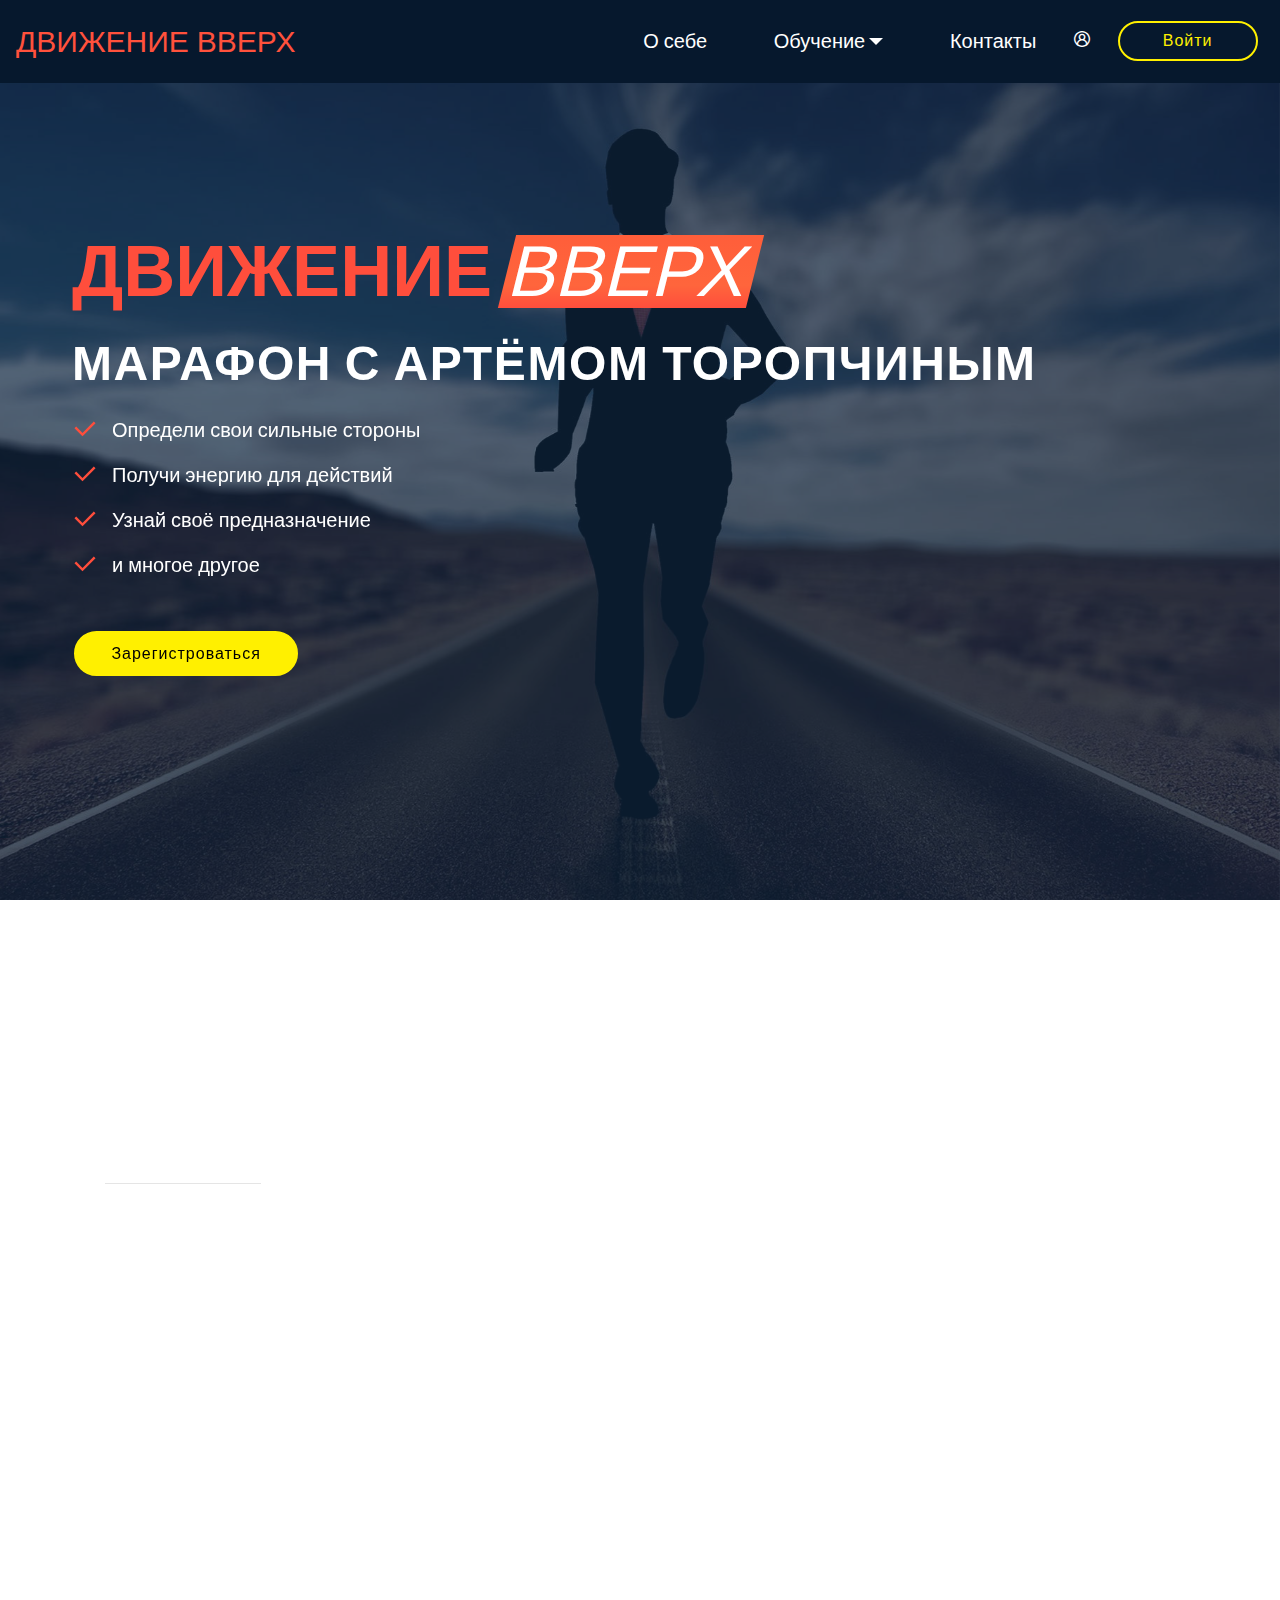
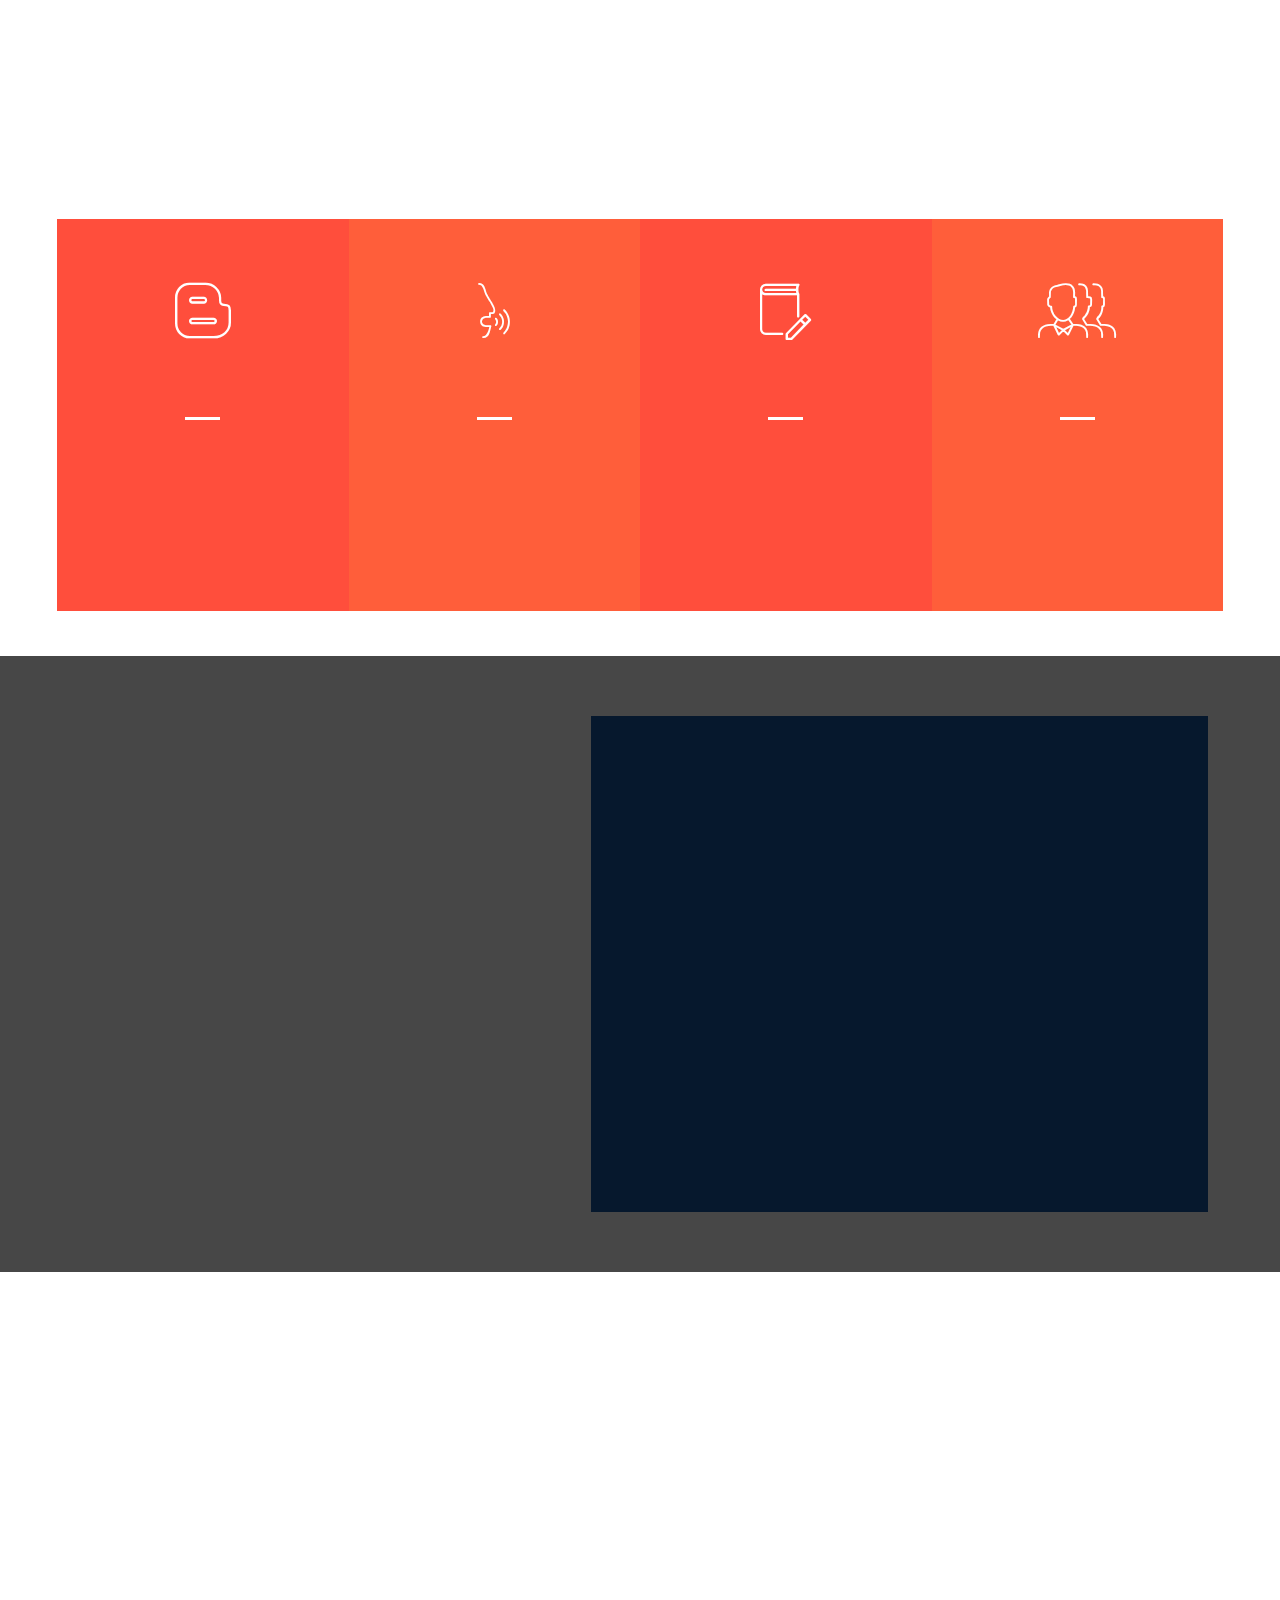
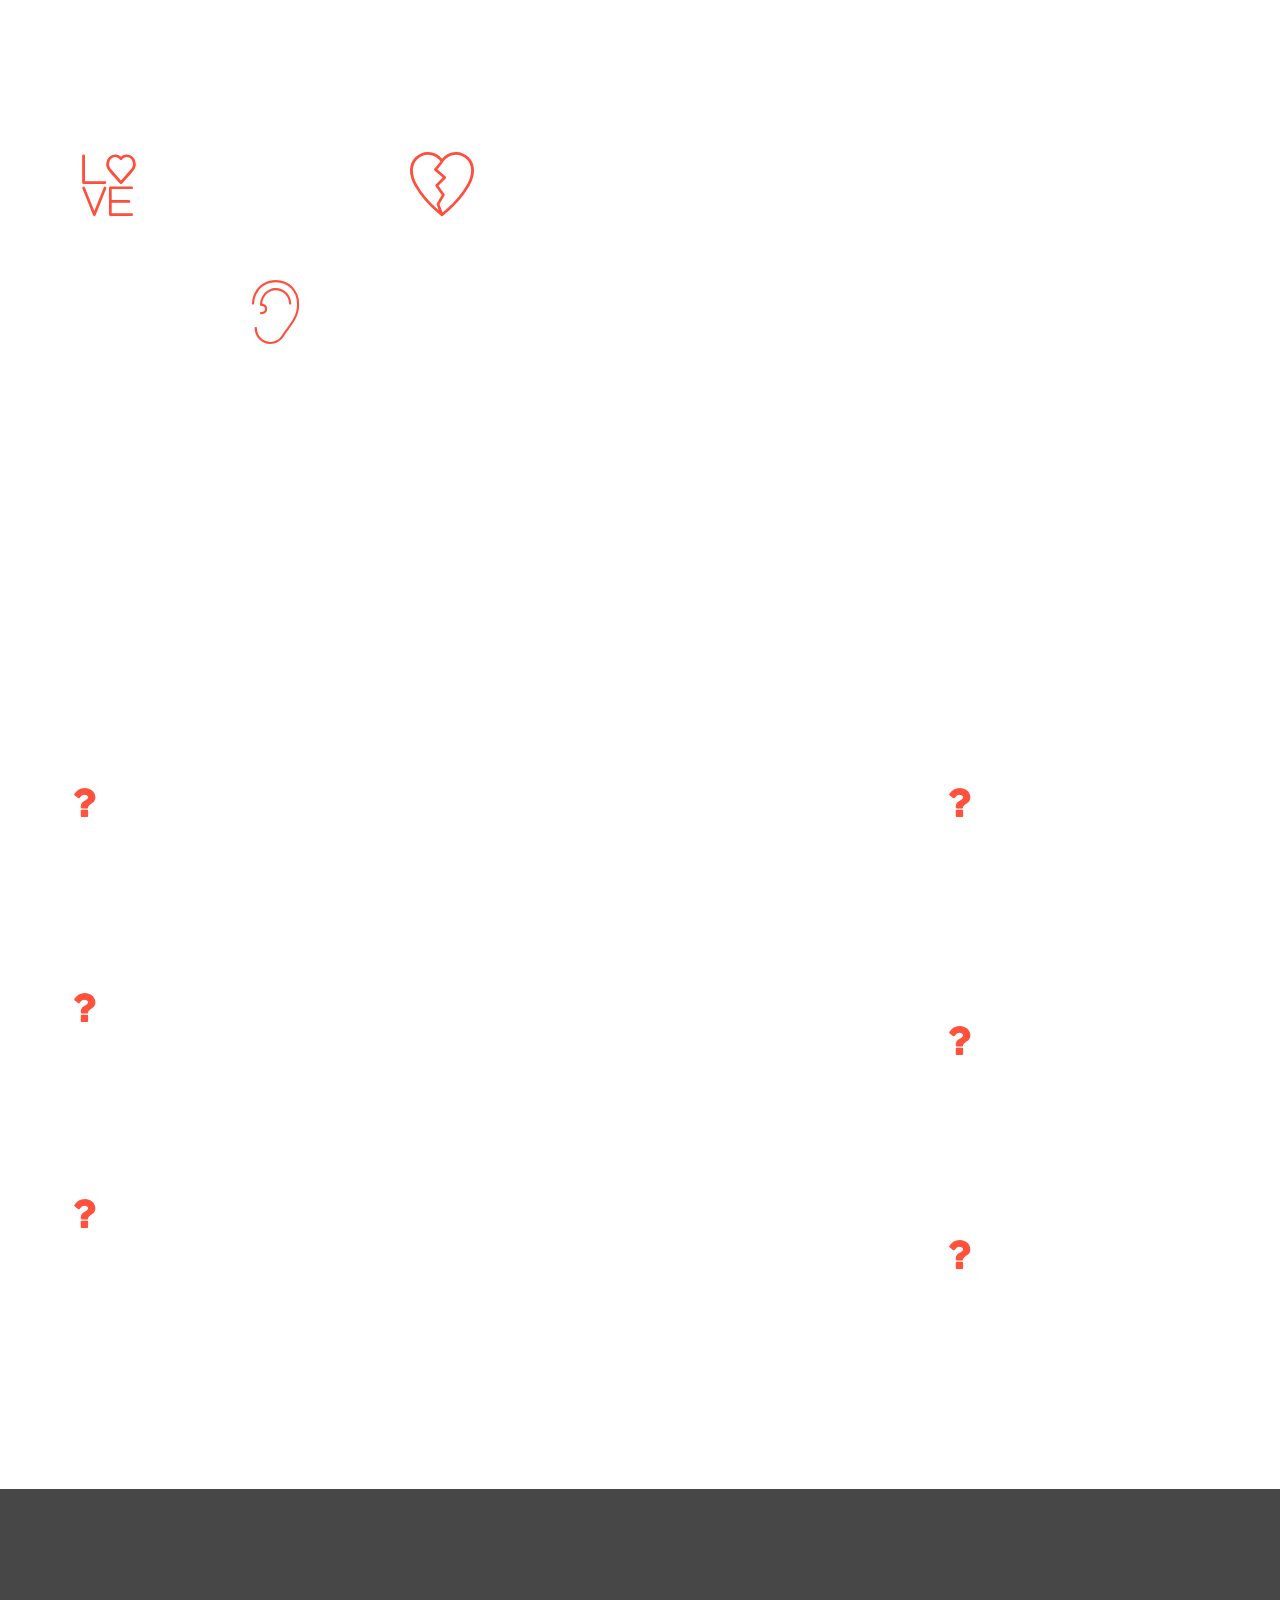
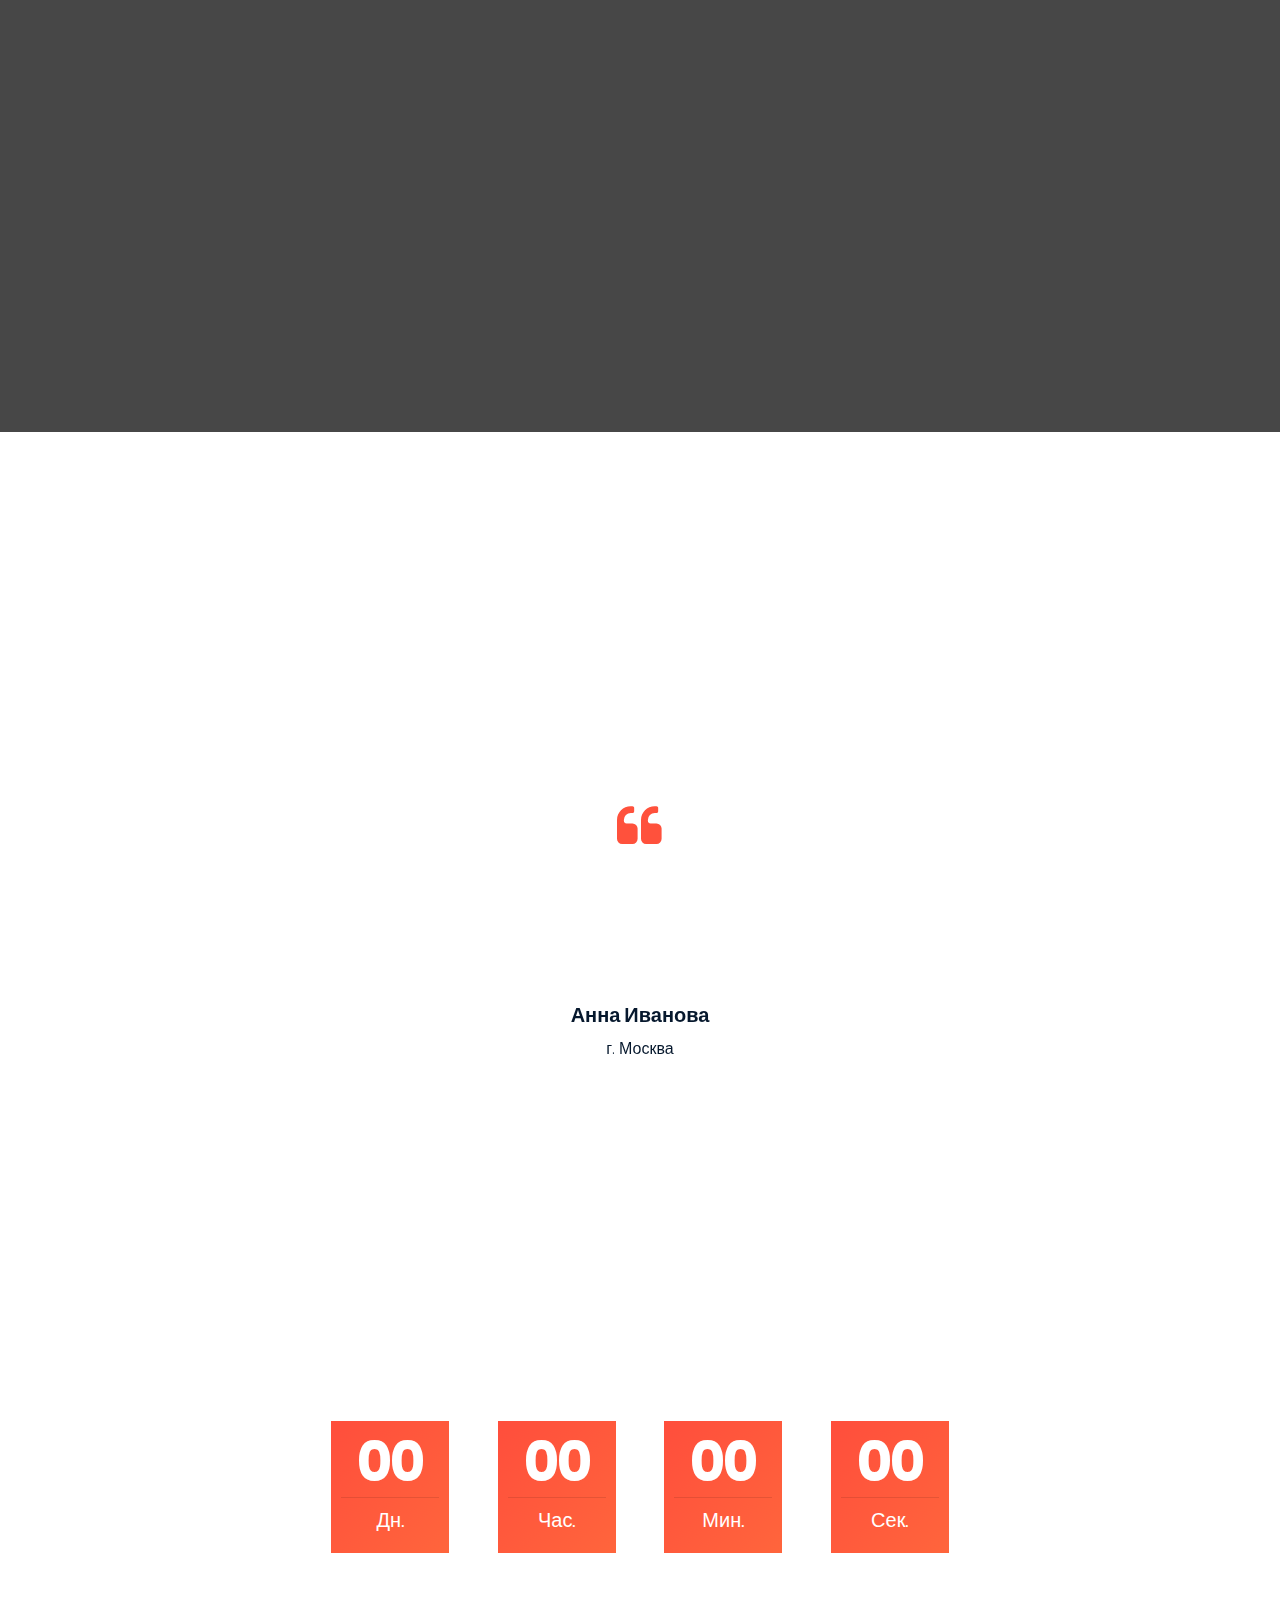
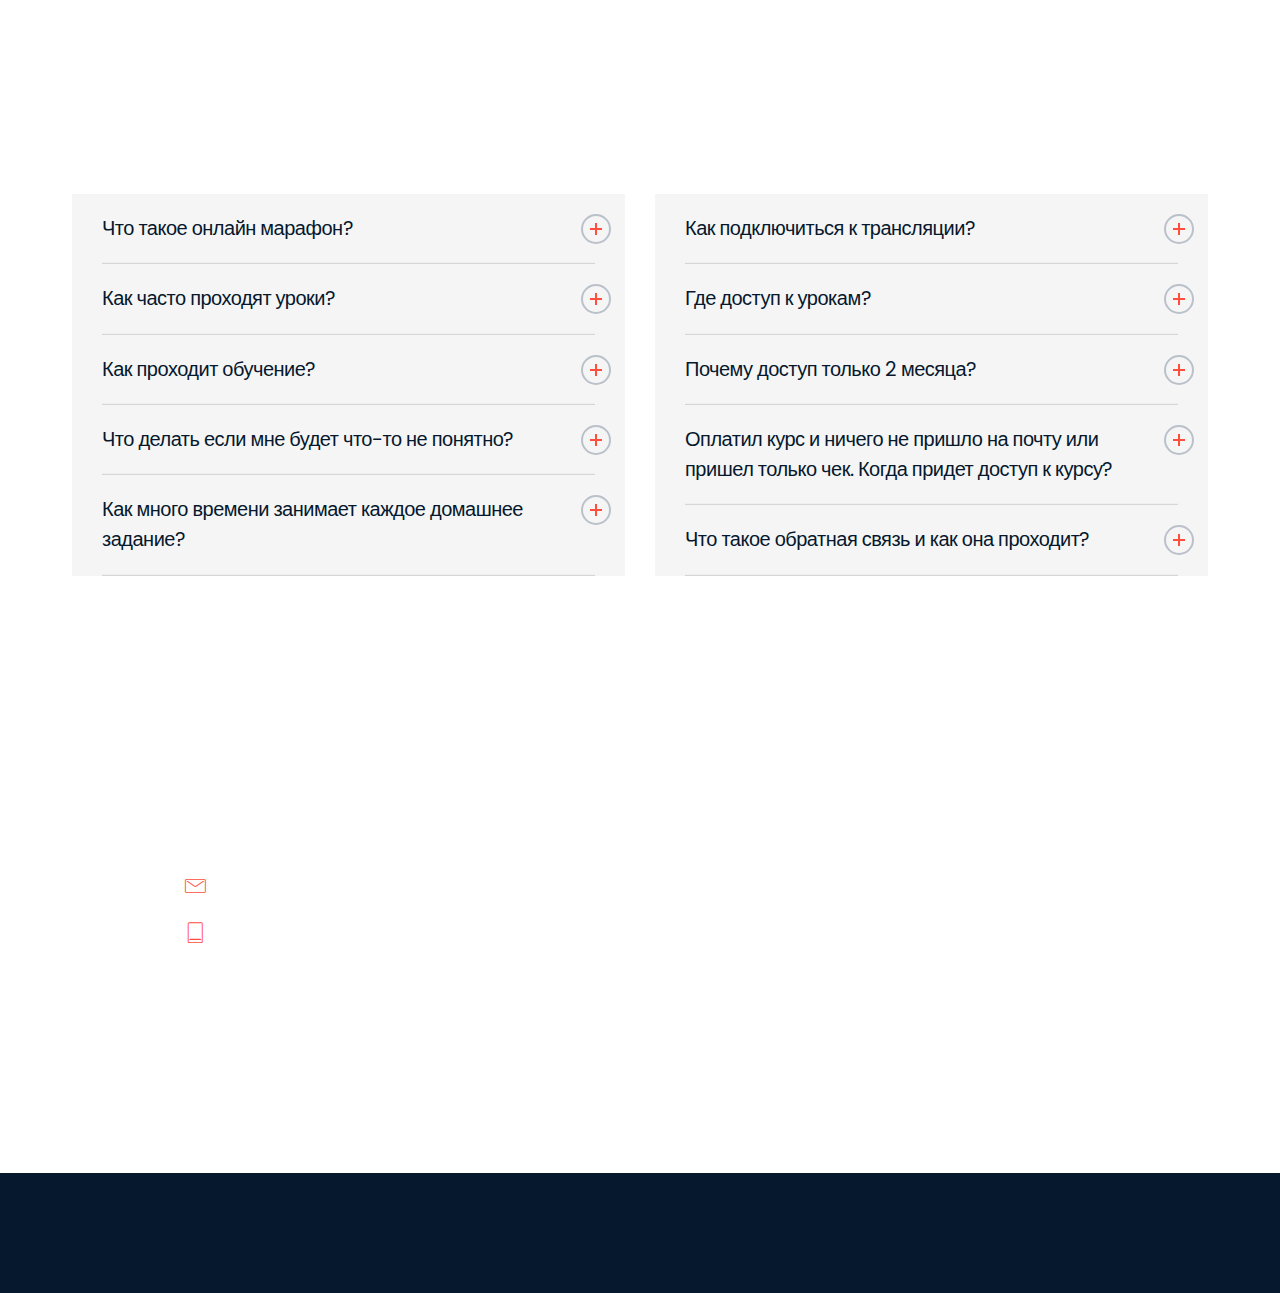
<file: index.html>
<!DOCTYPE html>
<html  lang="ru">
<head>
  
  <meta charset="UTF-8">
  <meta http-equiv="X-UA-Compatible" content="IE=edge">
  
  <meta name="viewport" content="width=device-width, initial-scale=1, minimum-scale=1">
  <link rel="shortcut icon" href="assets/images/logo2.png" type="image/x-icon">
  <meta name="description" content='"Движение Вверх" - марафон с Артёмом Торопчиным'>

    <meta http-equiv="Cache-Control" content="no-cache, no-store, must-revalidate" />
<meta http-equiv="Pragma" content="no-cache" />
<meta http-equiv="Expires" content="0" />
  
  
  <title>"Движение Вверх" марафон - Главная</title>
  <link rel="stylesheet" href="assets/web/assets/mobirise-icons/mobirise-icons.css">
  <link rel="stylesheet" href="assets/web/assets/mobirise-icons2/mobirise2.css">
  <link rel="stylesheet" href="assets/icon54/style.css">
  <link rel="stylesheet" href="assets/icon54-v3/style.css">
  <link rel="stylesheet" href="assets/icons-mind/style.css">
  <link rel="stylesheet" href="assets/font-awesome/css/font-awesome.css">
  <link rel="stylesheet" href="assets/tether/tether.min.css">
  <link rel="stylesheet" href="assets/bootstrap/css/bootstrap.min.css">
  <link rel="stylesheet" href="assets/bootstrap/css/bootstrap-grid.min.css">
  <link rel="stylesheet" href="assets/bootstrap/css/bootstrap-reboot.min.css">
  <link rel="stylesheet" href="assets/facebook-plugin/style.css">
  <link rel="stylesheet" href="assets/dropdown/css/style.css">
  <link rel="stylesheet" href="assets/animatecss/animate.min.css">
  <link rel="stylesheet" href="assets/formstyler/jquery.formstyler.css">
  <link rel="stylesheet" href="assets/formstyler/jquery.formstyler.theme.css">
  <link rel="stylesheet" href="assets/datepicker/jquery.datetimepicker.min.css">
  <link rel="stylesheet" href="assets/socicon/css/styles.css">
  <link rel="stylesheet" href="assets/theme/css/style.css">
  <link rel="stylesheet" href="assets/recaptcha.css">
  <link rel="preload" as="style" href="assets/mobirise/css/mbr-additional.css"><link rel="stylesheet" href="assets/mobirise/css/mbr-additional.css" type="text/css">
  
  
  
  

</head>
<body>
  
  <section class="menu2 menu cid-s8RxysMMT7" once="menu" id="menu2-i">

    


    <nav class="navbar navbar-dropdown navbar-fixed-top navbar-expand-lg">
        <div class="navbar-brand">
            
            <span class="navbar-caption-wrap"><a class="navbar-caption text-primary display-5" href="index.html#header03-2">ДВИЖЕНИЕ ВВЕРХ</a></span>
        </div>
        <button class="navbar-toggler" type="button" data-toggle="collapse" data-target="#navbarSupportedContent" aria-controls="navbarNavAltMarkup" aria-expanded="false" aria-label="Toggle navigation">
            <div class="hamburger">
                <span></span>
                <span></span>
                <span></span>
                <span></span>
            </div>
        </button>
        <div class="collapse navbar-collapse" id="navbarSupportedContent">
            <ul class="navbar-nav nav-dropdown" data-app-modern-menu="true"><li class="nav-item">
                    <a class="nav-link link text-white text-primary display-7" href="index.html#content01-1b">
                        О себе</a>
                </li>
                <li class="nav-item dropdown">
                    <a class="nav-link link text-white dropdown-toggle display-7" href="#" data-toggle="dropdown-submenu" aria-expanded="true">
                        Обучение</a>
                    <div class="dropdown-menu">
                        <a class="text-white dropdown-item text-primary display-7" href="index.html#content07-2f">Программа</a>
                        <a class="text-white dropdown-item text-primary display-7" href="index.html#testimonials01-b">Отзывы</a><a class="text-white dropdown-item text-primary display-7" href="index.html#accordion01-a">FAQ</a>
                    </div>

                </li><li class="nav-item">
                    <a class="nav-link link text-white text-primary display-7" href="index.html#map02-d">
                        Контакты</a>
                </li></ul>
            <div class="icons-menu">
                <div class="soc-item">
                    <a href="account_ready.html">
                        <span class="mbr-iconfont mobi-mbri-user-2 mobi-mbri"></span>
                    </a>
                </div>
                
                
                
                
                
            </div>
            <div class="navbar-buttons mbr-section-btn"><a class="btn btn-sm btn-success-outline display-4" href="auth.html">Войти</a></div>
        </div>
    </nav>
</section>

<section class="header03 cid-rZqakGdhKi mbr-parallax-background mbr-fullscreen" id="header03-2">

    

    <div class="mbr-overlay" style="opacity: 0.7; background-color: rgb(14, 38, 64);">
    </div>
    <div class="container">
        <div class="row">
            <div class="card col-12 col-md-12">
                <div class="wrapper align-left">
                    <h3 class="mbr-section-title mbr-bold align-left mbr-fonts-style header display-1"><span>ДВИЖЕНИЕ</span>&nbsp;<span>ВВЕРХ</span>&nbsp;</h3>
                    <h4 class="mbr-section-subtitle pb-1 align-left mbr-regular mbr-fonts-style display-2"><strong>МАРАФОН С АРТЁМОМ ТОРОПЧИНЫМ</strong></h4>
                    
                    <div class="mbr-list mbr-fonts-style display-7">
                        <ul class="list">
                            <li><span style="font-size: 1.25rem; background-color: transparent;">Определи свои сильные стороны</span></li><li><span style="font-size: 1.25rem; background-color: transparent;">Получи энергию для действий</span></li><li><span style="font-size: 1.25rem; background-color: transparent;">Узнай своё предназначение</span></li><li><span style="font-size: 1.25rem; background-color: transparent;">и многое другое</span></li>
                        </ul>
                    </div>
                    <div class="buttons-wrap mt-4">
                        <div class="mbr-section-btn align-left align-self-center btn-align"><a class="btn btn-sm btn-success display-4" href="auth.html#content02-o">Зарегистроваться</a></div>
                    </div>
                </div>
            </div>
        </div>
    </div>
</section>

<section class="content01 cid-s9dknUAkwo" id="content01-1b">

    

    
    <div class="container">
        <div class="row">
            <div class="col-12 img-col col-md-12 col-lg-6">
                <div class="img-wrap">
                    <img src="assets/images/whatsapp-image-2020-08-27-at-11.37.58-683x1024.jpg" alt="">
                </div>
            </div>
            <div class="card col-12 col-md-12 col-lg-6 pl-5 pt-lg-0 pt-5">
                <div class="wrapper align-left">
                    <h3 class="mbr-section-title mbr-bold align-left mbr-fonts-style display-2">О&nbsp;<span>СЕБЕ</span></h3>
                    <h4 class="mbr-section-subtitle pt-1 align-left mbr-regular mbr-fonts-style display-5"><strong>Торопчин Артём</strong></h4>
                    <h4 class="mbr-section-subtitle align-left mbr-regular mbr-fonts-style display-7">независимый эксперт в сферах лидерства и личностного развития</h4>
                    <hr class="line pb-2">
                    
                    <p class="mbr-text mbr-regular align-left mbr-fonts-style mt-4 display-4">В детстве я был стеснительным ребёнком, которого не было видно и слышно. Больше старался уходить в сторону и быть в тени. <br>Но жизнь требовала обратного, бросая вызовы, чтобы кого-то защитить, ответить за ситуацию, проявить волю и выходить из кустов. 
<br><br>И однажды я принял решение «Я не хочу для себя черно-белую, не запоминающуюся жизнь! Моя судьба имеет смысл, чтобы оставить след в истории после себя. И я начал работать над собой, изменив парадигму своего образа мыслей. Если в спорте, то чемпионство; если в организации, то карьера; если в обществе, то вокруг лучшие; 
<br>И после родилась моя главная Миссия: «Я хочу быть полезным для других». <br><br>Не по наслышке знаю, что такое: 
<br>* Строить команду 
<br>* Быть антикризисным лидером <a class="text-primary cursor_p" onclick="bio(1)" id="more-bio" name="more-bio">Показать больше...&nbsp;</a> 
                        <br>
                        <span style="display: none" name="slide_block">
                        * Открывать организации с нуля <br>* Сохранять уважение и свои ценности.
<br><br>Сегодня мой опыт в сфере самореализации более 25 лет. Я применяю знания, полученные от лучших экспертов современности, закончил несколько учебных заведений и сегодня я дипломированный специалист, 15 лет принимаю участие в социальной работе как волонтёр, есть множество грамот и благодарностей, за плечами пять успешных бизнесов.
Прожив большую часть Жизни в провинциальном городке, оставил все и уехал покорять столицу без гроша в кармане.
<br>Счастливый муж одной жены и отец двух прекрасных девочек, и это моя гордость.
<br>Это только начало, верю, что моя уже большая история может помочь многим.
<br>
<br>Я практик и реалист, готов прямо сейчас начать переворачивать вашу жизнь в новые ощущения и повысить ваши показатели в самоопределении, лидерстве, в командообразовании, и бонусом в семейном счастье.
                        </span>
                        <span id="full_bio" name="full_bio"></span>
<!--                         * Открывать организации с нуля 
<br>* Сохранять уважение и свои ценности. 
<br><br>Сегодня мой опыт в сфере самореализации более 25 лет. Я применяю знания, полученные от лучших экспертов современности, закончил несколько учебных заведений и сегодня я дипломированный специалист, 15 лет принимаю участие в социальной работе как волонтёр, есть множество грамот и благодарностей, за плечами пять успешных бизнесов.<br> -->
                        <br>
                    </p>
                    <p class="mbr-text mbr-regular align-left mbr-fonts-style mt-0 display-4"></p>
                    <div class="sign-wrap mt-5">
                        <img src="assets/images/sign.jpg" alt="" hidden="">
                    </div>
                </div>
            </div>
        </div>
    </div>
</section>

<section class="extFeatures cid-s9pABhyBX7" id="extFeatures14-2h">

    

    
    <div class="container">
        <div class="row justify-content-center">
            <div class="card bg1 p-3 col-12 col-md-6 col-lg-3">
                <div class="card-wrapper card1 align-left">
                    <div class="card-ico pb-4">
                        <span class="mbr-iconfont card-icon icon54-v1-blogger"></span>
                    </div>
                    <div class="card-box">
                        <h4 class="card-title mbr-fonts-style display-5">Блогер&nbsp;</h4>
                        <div class="line-wrap">
                            <div class="line"></div>
                        </div>
                        <p class="mbr-text mbr-fonts-style display-7">Более 26 тысяч читателей&nbsp;</p>
                        
                    </div>
                </div>
            </div>

            <div class="card bg2 p-3 col-12 col-md-6 col-lg-3">
                <div class="card-wrapper card2 align-left">
                    <div class="card-ico pb-4 align-left">
                        <span class="mbr-iconfont card-icon imind-speak-2"></span>
                    </div>
                    <div class="card-box">
                        <h4 class="card-title mbr-fonts-style display-5">Спикер</h4>
                        <div class="line-wrap">
                            <div class="line"></div>
                        </div>
                        <p class="mbr-text mbr-fonts-style display-7">На площадках с тысячной аудиторией
                        </p>
                        
                    </div>
                </div>
            </div>

            <div class="card bg3 p-3 col-12 col-md-6 col-lg-3">
                <div class="card-wrapper card3 align-left">
                    <div class="card-ico pb-4 align-left">
                        <span class="mbr-iconfont card-icon icon54-v3-book-write"></span>
                    </div>
                    <div class="card-box">
                        <h4 class="card-title mbr-fonts-style display-5">Автор книг</h4>
                        <div class="line-wrap">
                            <div class="line"></div>
                        </div>
                        <p class="mbr-text mbr-fonts-style display-7">«Движение вверх»<br>«Моя гордость»&nbsp;</p>
                        
                    </div>
                </div>
            </div>

            <div class="card bg4 p-3 col-12 col-md-6 col-lg-3">
                <div class="card-wrapper card4 align-left">
                    <div class="card-ico pb-4 align-left">
                        <span class="mbr-iconfont card-icon imind-business-mens"></span>
                    </div>
                    <div class="card-box">
                        <h4 class="card-title mbr-fonts-style display-5">Эксперт</h4>
                        <div class="line-wrap">
                            <div class="line"></div>
                        </div>
                        <p class="mbr-text mbr-fonts-style display-7">Более
500 личных консультаций</p>
                        
                    </div>
                </div>
            </div>


        </div>
    </div>
</section>

<section class="content07 cid-s9k3IoNohK mbr-parallax-background" id="content07-2f">
    
    <div class="mbr-overlay" style="opacity: 0.7; background-color: rgb(0, 0, 0);">
    </div>
    <div class="container">
        <div class="row">
            <div class="col-lg-5">
                <div class="content-left-wrapper align-left">
                    <h1 class="mbr-section-title mbr-bold mbr-white mbr-fonts-style display-2">ПРОГРАММА МАРАФОНА<br><br></h1>
                    <p class="subtitle mbr-white mbr-fonts-style display-5">6 супер уроков, которые помогут определить: где ты сейчас и куда надо идти.
                    </p>
<!--                     <div class="text-wrap row mt-5" mbr-if="showTextBlocks">
                        <div class="col-12 col-md-6">
                            <p class="mbr-text mbr-white mbr-regular mbr-white mbr-fonts-style mb-2 textBlockTitle" mbr-theme-style="display-7" mbr-if="showTextBlocksTitles" data-app-selector=".content-left-wrapper .text-wrap .textBlockTitle"></p>
                            <p class="mbr-text textBlock mbr-white mbr-light mbr-white mbr-fonts-style" mbr-theme-style="display-4" mbr-if="showTextBlocks" data-app-selector=".content-left-wrapper .text-wrap .textBlock"></p>
                        </div>
                        <div class="col-12 col-md-6">
                            <p class="mbr-text mbr-white mbr-regular mbr-white mbr-fonts-style mb-0 textBlockTitle" mbr-theme-style="display-7" mbr-if="showTextBlocksTitles" data-app-selector=".content-left-wrapper .text-wrap .textBlockTitle"></p>
                            <p class="mbr-text textBlock mbr-white mbr-light mbr-white mbr-fonts-style" mbr-theme-style="display-4" mbr-if="showTextBlocks" data-app-selector=".content-left-wrapper .text-wrap .textBlock"></p>
                        </div>
                        <div class="col-12 col-md-6">
                            <p class="mbr-text mbr-white mbr-regular mbr-white mbr-fonts-style mb-0 textBlockTitle" mbr-theme-style="display-7" mbr-if="showTextBlocksTitles" data-app-selector=".content-left-wrapper .text-wrap .textBlockTitle"></p>
                            <p class="mbr-text textBlock mbr-white mbr-light mbr-white mbr-fonts-style" mbr-theme-style="display-4" mbr-if="showTextBlocks" data-app-selector=".content-left-wrapper .text-wrap .textBlock"></p>
                        </div>
                        <div class="col-12 col-md-6">
                            <p class="mbr-text mbr-white mbr-regular mbr-white mbr-fonts-style mb-0 textBlockTitle" mbr-theme-style="display-7" mbr-if="showTextBlocksTitles" data-app-selector=".content-left-wrapper .text-wrap .textBlockTitle"></p>
                            <p class="mbr-text textBlock mbr-white mbr-light mbr-white mbr-fonts-style" mbr-theme-style="display-4" mbr-if="showTextBlocks" data-app-selector=".content-left-wrapper .text-wrap .textBlock"></p>
                        </div>
                    </div> -->
                </div>
            </div>
            <div class="col-lg-7 col-12 pl-lg-5">
                <div class="content-right-wrapper align-left">
                    <p class="mbr-text mbr-white mbr-bold mbr-white mbr-fonts-style px-3 display-5">
                        В них вошли такие темы:</p>
                    <div class="text-wrap d-flex">
                        <div class="col-lg-12 col-xs-12">
                            <div class="mbr-list mbr-fonts-style display-7">
                                <ul class="list">
                                    <li>Моя жизненная Миссия
</li><li>Как перейти от существования к яркой жизни
</li><li>Как не пропустить правильный шаг
</li><li>Много о команде
</li><li>Сбросить груз и облегчить свой маршрут</li>
                                    <li>Что моё, а что чужое (предназначение)
</li><li>Стратегия развития лидерства
</li><li>Как увеличить результат
</li><li>Масштабирование своего дела и многое другое&nbsp;</li>
                                </ul>
                            </div>
                        </div>
<!--                         <div class="col-lg-6 col-xs-12">
                            <div class="mbr-list mbr-fonts-style" mbr-theme-style="display-4" data-app-selector=".content-right-wrapper .text-wrap .mbr-list" data-multiline mbr-article mbr-if="showList">
                                <ul class="list" mbr-if="showList">
                                    
                                </ul>
                            </div>
                        </div> -->
                    </div>
                </div>
            </div>
        </div>
    </div>
</section>

<section class="content02 cid-s9jQ6MEGPv" id="content02-2b">

    

    
    <div class="container">
        <div class="row">
            <div class="card col-12 col-md-12">
                <div class="wrapper align-left">
                    <h3 class="mbr-section-title mbr-bold align-left mbr-fonts-style display-2"><span>БОНУСЫ И&nbsp;</span>
                        <span>ПОДАРКИ</span></h3>
                    
                    
                    
                </div>
            </div>
        </div>
    </div>
</section>

<section class="extFeatures counters cid-s9jPJuf1Q0" id="extCounters4-29">

    

    
    <div class="container-fluid">

        <div class="row row-main justify-content-center">


            <div class="img col-lg-5 col-md-12">
                <img src="assets/images/whatsapp-image-2018-04-04-at-11.54.36-400x266.png" title="" alt="">
            </div>




            <div class="img col-lg-7 col-md-12 box">

                <div class="row justify-content-center">

                    <h2 class="mbr-section-title pb-4 mbr-bold mbr-fonts-style align-left display-5">В подарок книга «Движение вверх»&nbsp; - практические советы, как самому назначить зарплату и какую хочешь.&nbsp;</h2>
                    <h2 class="mbr-section-title pb-4 mbr-bold mbr-fonts-style align-left display-5">А также, 7 урок «Семья - Радость или Гадость»:</h2>

                    
                </div>

                <div class="row justify-content-center">
                    <div class="card col-12 col-md-6 col-lg-6 col-lg-4">
                        <div class="card-img">
                            <span class="mbr-iconfont icon54-v3-love" style="color: rgb(255, 78, 60); fill: rgb(255, 78, 60);"></span>
                        </div>
                        <div class="card-box">
<!--                             <h4 class="count card-title mbr-fonts-style mbr-white mbr-bold align-center" mbr-theme-style="display-2" data-app-selector=".card-title, .card-img">284</h4> -->
                            <p class="mbr-text mbr-fonts-style mbr-white mbr-normal align-center display-7">Сладкий вкус Семейной жизни&nbsp;<br></p>
                        </div>
                    </div>

                    <div class="card col-12 col-md-6 col-lg-6 col-lg-4">
                        <div class="card-img">
                            <span class="mbr-iconfont icon54-v1-broken-heart" style="color: rgb(255, 78, 60); fill: rgb(255, 78, 60);"></span>
                        </div>
                        <div class="card-box">
<!--                             <h4 class="count card-title mbr-fonts-style mbr-white mbr-bold align-center" mbr-theme-style="display-2" data-app-selector=".card-title, .card-img">163</h4> -->
                            <p class="mbr-text mbr-fonts-style mbr-white mbr-normal align-center display-7">Причины кризиса в семье&nbsp;&nbsp;<br></p>
                        </div>
                    </div>

                </div>
                <div class="row justify-content-center">

                    <div class="card col-12 col-md-6 col-lg-6 col-lg-4">
                        <div class="card-img">
                            <span class="mbr-iconfont imind-ear" style="color: rgb(255, 78, 60); fill: rgb(255, 78, 60);"></span>
                        </div>
                        <div class="card-box">
<!--                             <h4 class="count card-title mbr-fonts-style mbr-white mbr-bold align-center" mbr-theme-style="display-2" data-app-selector=".card-title, .card-img">2057</h4> -->
                            <p class="mbr-text mbr-fonts-style mbr-white mbr-normal align-center display-7">Как услышать друг друга&nbsp;&nbsp;<br></p>
                        </div>
                    </div>

                    
                </div>
            </div>
        </div>
    </div>
</section>

<section class="features02 cid-s8QOdW7ljC" id="features02-8">

    

    
    <div class="container">
        <h3 class="mbr-fonts-style mbr-section-title align-center mbr-bold mbr-black display-2">ВАМ&nbsp;<span>ЗНАКОМЫ</span>&nbsp;ТАКИЕ СИТУАЦИИ?</h3>
                       
        <h4 class="mbr-fonts-style mbr-section-subtitle align-center mbr-regular pt-1 display-5">Для кого подходит марафон</h4>
        <p class="mbr-fonts-style custom-item mbr-text align-center mbr-black mbr-regular mt-4 mb-3 display-7"><span class="fa fa-question mbr-iconfont ico"></span><span class="card-title mbr-semibold mbr-black"><strong>Потерял смысл&nbsp;</strong></span></p>
        <div class="row justify-content-center">
            <div class="col-xs-12 col-12 col-lg-3 pt-5">
                <div class="card card1 ">
                    <div class="card-wrapper d-flex align-items-start">
                        <span class="mbr-iconfont fa-question fa"></span>
                        <div class="card-box">
                            <h5 class="card-title mbr-semibold mbr-black mbr-fonts-style display-7"><strong>Запутался в самоопределении&nbsp;</strong></h5>
                            
                        </div>
                    </div>
                </div>

                <div class="card card2 left-box ">
                    <div class="card-wrapper d-flex align-items-start">
                        <span class="mbr-iconfont fa-question fa"></span>
                        <div class="card-box">
                            <h5 class="card-title mbr-semibold mbr-black mbr-fonts-style display-7"><strong>Хочешь много а не знаешь с чего начать</strong></h5>
                            
                        </div>
                    </div>
                </div>

                <div class="card card3 ">
                    <div class="card-wrapper d-flex align-items-start">
                        <span class="mbr-iconfont fa-question fa"></span>
                        <div class="card-box">
                            <h5 class="card-title mbr-semibold mbr-black mbr-fonts-style display-7"><strong>Ты занимаешься формированием Команды</strong></h5>
                            
                        </div>
                    </div>
                </div>
            </div>
            <div class="col-xs-12 col-12 col-lg-6 align-self-center ">
                <div class="img-wrapper">
                    <img src="assets/images/mbr-1106x797.png" alt="">
                </div>
            </div>
            <div class="col-xs-12 col-12 col-lg-3 pt-5">
                <div class="card card1 ">
                    <div class="card-wrapper d-flex align-items-start">
                        <span class="mbr-iconfont fa-question fa"></span>
                        <div class="card-box">
                            <h5 class="card-title mbr-semibold mbr-black mbr-fonts-style display-7"><strong>Перестал удовлетворять результат и ты в поиске</strong></h5>
                            
                        </div>
                    </div>
                </div>

                <div class="card card2 right-box ">
                    <div class="card-wrapper d-flex align-items-start">
                        <span class="mbr-iconfont fa-question fa"></span>
                        <div class="card-box">
                            <h5 class="card-title mbr-semibold mbr-black mbr-fonts-style display-7"><strong>Есть желание быть лидером, но нет знаний</strong></h5>
                            
                        </div>
                    </div>
                </div>

                <div class="card card3 ">
                    <div class="card-wrapper d-flex align-items-start">
                        <span class="mbr-iconfont fa-question fa"></span>
                        <div class="card-box">
                            <h5 class="card-title mbr-semibold mbr-black mbr-fonts-style display-7"><strong>Действующий лидер, но ощущаешь потолок</strong></h5>
                            
                        </div>
                    </div>
                </div>
            </div>
        </div>
    </div>
</section>

<section class="content04 cid-s8QYqSr4Vq mbr-parallax-background" id="content04-b">

    

    <div class="mbr-overlay" style="opacity: 0.7; background-color: rgb(0, 0, 0);"></div>

    <div class="container">
        <div class="row">
            <div class="mbr-white col-md-12 align-center">

                <h3 class="mbr-section-title mbr-bold mbr-white mbr-fonts-style display-2">ЧТО В КОНЦЕ&nbsp;<span>МАРАФОНА</span>?</h3>
                
                
                

            </div>
        </div>
        <div class="row mt-4 justify-content-center">
            <div class="card card1 p-3 col-12 col-md-4">
                <div class="card-wrapper">
                    
                    <div class="card-box">
                        
                        <p class="card-text mbr-regular mbr-white mbr-fonts-style display-7"><strong>* Узнаешь с чего начинается твой прорыв <br>* Найдёшь сильные стороны <br>* Определишь  этап где застрял</strong>&nbsp;</p>
                    </div>
                </div>
            </div>

            <div class="card card2 p-3 col-12 col-md-4">
                <div class="card-wrapper">
                    
                    <div class="card-box">
                        
                        <p class="card-text mbr-regular mbr-white mbr-fonts-style display-7"><strong>* Уберёшь  не нужный мусор под ногами<br>* Обучишься  новым навыкам <br>* Получишь энергию для действий&nbsp;</strong></p>
                    </div>
                </div>
            </div>

            <div class="card card3 p-3 col-12 col-md-4">
                <div class="card-wrapper">
                    
                    <div class="card-box">
                        
                        <p class="card-text mbr-regular mbr-white mbr-fonts-style display-7"><strong>* Научишься эффективному лидерству <br>* Поймёшь своё предназначение <br>* Начнёшь достигать результаты</strong></p>
                    </div>
                </div>
            </div>
        </div>
        <div class="buttons-wrap mt-5">
            <div class="mbr-section-btn align-center align-self-center"><a class="btn btn-sm btn-success display-4" href="auth.html">Участвовать в марафоне</a></div>
<!--             <p class="mbr-regular or mbr-white mbr-fonts-style" mbr-theme-style="display-4" data-app-selector=".buttons-wrap .or">
                or
            </p>
            <div mbr-buttons mbr-theme-style="display-4" class="mbr-section-btn align-center align-self-center" mbr-if="showButtons" data-toolbar="-mbrBtnMove"><a class="btn btn-sm btn-success-outline" href="#" data-app-placeholder="Введите Текст">Get Started</a></div> -->
        </div>

    </div>
</section>

<section class="carousel slide testimonials-slider testimonials01 cid-rZqaopt6e1" data-interval="false" id="testimonials01-b">

    

    

    <div class="text-center container">
        <h3 class="mbr-fonts-style mbr-section-title align-center mbr-bold mbr-black display-2"><span>ОТЗЫВЫ</span>&nbsp;О МАРАФОНЕ</h3>
        
        

        <div class="carousel slide pt-3" role="listbox" data-pause="true" data-keyboard="false" data-ride="carousel" data-interval="5000">
            <div class="carousel-inner">
                

                
                
                
                
            <div class="carousel-item">
                    <div class="user col-md-10 col-lg-8">
                        <div class="user_image">
                            <img src="assets/images/face1.jpg" alt="" title="">
                        </div>
                        <div class="user_text">
                            <span class="left-top mbr-iconfont fa-quote-left fa"></span>
                            <p class="mbr-fonts-style mbr-text mbr-white display-7">
                                Lorem ipsum dolor sit amet, consectetur adipisicing elit. Vitae nostrum, quos voluptas
                                fugiat blanditiis, temporibus expedita cumque doloribus ea, officiis consequuntur
                                repellat minus ad veritatis? Facere similique accusamus, accusantium sunt!
                            </p>
                            
                            <div class="user_name mbr-fonts-style mbr-white display-7">
                                Анна Иванова</div>
                            <div class="user_desk mbr-light mbr-fonts-style mbr-white display-4">
                                г. Москва</div>
                        </div>


                    </div>
                </div><div class="carousel-item">
                    <div class="user col-md-10 col-lg-8">
                        <div class="user_image">
                            <img src="assets/images/face2.jpg" alt="" title="">
                        </div>
                        <div class="user_text">
                            <span class="left-top mbr-iconfont fa-quote-left fa"></span>
                            <p class="mbr-fonts-style mbr-text mbr-white display-7">
                                Lorem ipsum dolor sit amet, consectetur adipisicing elit. Vitae nostrum, quos voluptas
                                fugiat blanditiis, temporibus expedita cumque doloribus ea, officiis consequuntur
                                repellat minus ad veritatis? Facere similique accusamus, accusantium sunt!
                            </p>
                            
                            <div class="user_name mbr-fonts-style mbr-white display-7">Мария Петрова</div>
                            <div class="user_desk mbr-light mbr-fonts-style mbr-white display-4">г. Барнаул</div>
                        </div>


                    </div>
                </div></div>

            <div class="carousel-controls">
                <a class="carousel-control-prev" role="button" data-slide="prev">
                    <span aria-hidden="true" class="mbri-arrow-prev mbr-iconfont"></span>
                    <span class="sr-only">Previous</span>
                </a>

                <a class="carousel-control-next" role="button" data-slide="next">
                    <span aria-hidden="true" class="mbri-arrow-next mbr-iconfont"></span>
                    <span class="sr-only">Next</span>
                </a>
            </div>
        </div>
    </div>
</section>

<section class="content02 cid-s8Rk8bH0Nl" id="content02-h">

    

    
    <div class="container">
        <div class="row">
            <div class="card col-12 col-md-12">
                <div class="wrapper align-left">
                    <h4 class="mbr-section-subtitle pb-1 align-left mbr-regular mbr-fonts-style display-5">СТАРТ 22 СЕНТЯБРЯ</h4>
                    <h3 class="mbr-section-title mbr-bold align-left mbr-fonts-style display-2"><span>ДО НАЧАЛА</span>&nbsp;<span>МАРАФОНА</span>&nbsp;ОСТАЛОСЬ</h3>
                    
                    
                    
                </div>
            </div>
        </div>
    </div>
</section>

<section class="extCountdown cid-s8RiXIrv1F" id="extCountdown4-f">
    
    
    
    <div class="container ">
        
        
        
        
    </div>
    <div class="container countdown-cont align-center">
        <div class="daysCountdown col-xs-3 col-sm-3 col-md-3" title="Дн."></div>
        <div class="hoursCountdown col-xs-3 col-sm-3 col-md-3" title="Час."></div> 
        <div class="minutesCountdown col-xs-3 col-sm-3 col-md-3" title="Мин."></div> 
        <div class="secondsCountdown col-xs-3 col-sm-3 col-md-3" title="Сек."></div>
        <div class="countdown pt-5 mt-2" data-due-date="2020/09/16"> 
        </div>
    </div>
</section>

<section class="accordion1 cid-rZqao4M7ed" id="accordion01-a">

    

    
    <div class="container">
        <div class="row">
            <div class="col-12 col-md-12 title-text">
                <h3 class="mbr-section-title mbr-bold align-center mbr-fonts-style display-2">
                    ОТВЕТЫ НА&nbsp;<span>ВОПРОСЫ</span></h3>
                
                
            </div>
        </div>
        <div class="row">
            <div class="col-lg-12">
                <div id="bootstrap-accordion_12" class="panel-group accordionStyles accordion" role="tablist" aria-multiselectable="true">
                    <div class="row">
                        <div class="col-lg-6">
                            
                            <div class="card">
                                <div class="card-header" role="tab" id="headingOne">
                                    <a role="button" class="panel-title collapsed text-black pr-3" data-toggle="collapse" data-core="" href="#collapse1_12" aria-expanded="false" aria-controls="collapse1">

                                        <h4 class="mbr-fonts-style display-7">Что такое онлайн марафон?<span class="toggle-icon inactive sign mbr-iconfont"></span>
                                        </h4>

                                    </a>
                                </div>
                                <div id="collapse1_12" class="panel-collapse noScroll collapse " role="tabpanel" aria-labelledby="headingOne" data-parent="#bootstrap-accordion_12">
                                    <div class="panel-body">
                                        <p class="mbr-fonts-style panel-text pr-2 display-4">
                                            Суть марафона – выполнение заданий, рассчитанных на определенный период времени. Преимущество онлайн-марафона в том, что вы можете учиться в любой точке земного шара, с любого устройства. </p>
                                    </div>
                                </div>
                            </div>
                            <div class="card">
                                <div class="card-header" role="tab" id="headingTwo">
                                    <a role="button" class="collapsed panel-title text-black pr-3" data-toggle="collapse" data-core="" href="#collapse2_12" aria-expanded="false" aria-controls="collapse2">
                                        <h4 class="mbr-fonts-style display-7"><span class="toggle-icon inactive sign mbr-iconfont"></span>Как часто проходят уроки?
                                        </h4>
                                    </a>

                                </div>
                                <div id="collapse2_12" class="panel-collapse noScroll collapse" role="tabpanel" aria-labelledby="headingTwo" data-parent="#bootstrap-accordion_12">
                                    <div class="panel-body">
                                        <p class="mbr-fonts-style panel-text pr-2 display-4">
                                            Все вебинары начинаются в 19:00 по МСК. Вебинар каждые пять дней.</p>
                                    </div>
                                </div>
                            </div>
                            <div class="card">
                                <div class="card-header" role="tab" id="headingThree">
                                    <a role="button" class="collapsed text-black panel-title pr-3" data-toggle="collapse" data-core="" href="#collapse3_12" aria-expanded="false" aria-controls="collapse3">
                                        <h4 class="mbr-fonts-style display-7"><span class="toggle-icon inactive sign mbr-iconfont"></span>Как проходит обучение?
                                        </h4>
                                    </a>
                                </div>
                                <div id="collapse3_12" class="panel-collapse noScroll collapse" role="tabpanel" aria-labelledby="headingThree" data-parent="#bootstrap-accordion_12">
                                    <div class="panel-body">
                                        <p class="mbr-fonts-style panel-text pr-2 display-4">Все уроки доступны в записи. мы ценим Ваше время :)&nbsp;<br>Обучение происходит на специальной платформе для онлайн курсов. Вам приходит ссылка на аккаунт, где выложены все файлы&nbsp;и видео-уроки</p>
                                    </div>
                                </div>
                            </div>
                            <div class="card">
                                <div class="card-header" role="tab" id="headingFour">
                                    <a role="button" class="collapsed panel-title text-black pr-3" data-toggle="collapse" data-core="" href="#collapse4_12" aria-expanded="false" aria-controls="collapse4">
                                        <h4 class="mbr-fonts-style display-7"><span class="toggle-icon inactive sign mbr-iconfont"></span>Что делать если мне будет что-то не понятно?</h4>
                                    </a>
                                </div>
                                <div id="collapse4_12" class="panel-collapse noScroll collapse" role="tabpanel" aria-labelledby="headingFour" data-parent="#bootstrap-accordion_12">
                                    <div class="panel-body">
                                        <p class="mbr-fonts-style panel-text pr-2 display-4">По любому вопросу вам помогут модераторы тренинга. Напишите свой вопрос в чат марафона, и мы поможем найти решение.<br></p>
                                    </div>
                                </div>
                            </div>
                            <div class="card">
                                <div class="card-header" role="tab" id="headingFive">
                                    <a role="button" class="collapsed panel-title text-black pr-3" data-toggle="collapse" data-core="" href="#collapse5_12" aria-expanded="false" aria-controls="collapse5">
                                        <h4 class="mbr-fonts-style display-7"><span class="toggle-icon inactive sign mbr-iconfont"><br></span>Как много времени занимает каждое домашнее задание?</h4>
                                    </a>
                                </div>
                                <div id="collapse5_12" class="panel-collapse noScroll collapse" role="tabpanel" aria-labelledby="headingFive" data-parent="#bootstrap-accordion_12">
                                    <div class="panel-body">
                                        <p class="mbr-fonts-style panel-text pr-2 display-4">
                                            Нет предела совершенству. Каждый уделяет заданиям разное время. В среднем это 25-30 минут в день.</p>
                                    </div>
                                </div>
                            </div>
                            
                        </div>
                        <div class="col-lg-6">
                            
                            <div class="card">
                                <div class="card-header" role="tab" id="headingOne">
                                    <a role="button" class="panel-title collapsed text-black pr-3" data-toggle="collapse" data-core="" href="#collapse7_12" aria-expanded="false" aria-controls="collapse7">
                                        <h4 class="mbr-fonts-style display-7"><span class="toggle-icon inactive sign mbr-iconfont"></span>Как подключиться к трансляции?
                                        </h4>
                                    </a>
                                </div>
                                <div id="collapse7_12" class="panel-collapse noScroll collapse " role="tabpanel" aria-labelledby="headingOne" data-parent="#bootstrap-accordion_12">
                                    <div class="panel-body">
                                        <p class="mbr-fonts-style panel-text pr-2 display-4">
                                            В день вебинара мы пришлём вам напоминание и ссылку с доступом.</p>
                                    </div>
                                </div>
                            </div>
                            <div class="card">
                                <div class="card-header" role="tab" id="headingTwo">
                                    <a role="button" class="collapsed panel-title text-black pr-3" data-toggle="collapse" data-core="" href="#collapse8_12" aria-expanded="false" aria-controls="collapse8">
                                        <h4 class="mbr-fonts-style display-7"><span class="toggle-icon inactive sign mbr-iconfont"></span>Где доступ к урокам?</h4>
                                    </a>

                                </div>
                                <div id="collapse8_12" class="panel-collapse noScroll collapse" role="tabpanel" aria-labelledby="headingTwo" data-parent="#bootstrap-accordion_12">
                                    <div class="panel-body">
                                        <p class="mbr-fonts-style panel-text pr-2 display-4">
                                            Все материалы и доступ к урокам вы сможете найти в личном кабинете.</p>
                                    </div>
                                </div>
                            </div>
                            <div class="card">
                                <div class="card-header" role="tab" id="headingThree">
                                    <a role="button" class="collapsed text-black panel-title pr-3" data-toggle="collapse" data-core="" href="#collapse9_12" aria-expanded="false" aria-controls="collapse9">
                                        <h4 class="mbr-fonts-style display-7"><span class="toggle-icon inactive sign mbr-iconfont"></span>Почему доступ только 2 месяца?</h4>
                                    </a>
                                </div>
                                <div id="collapse9_12" class="panel-collapse noScroll collapse" role="tabpanel" aria-labelledby="headingThree" data-parent="#bootstrap-accordion_12">
                                    <div class="panel-body">
                                        <p class="mbr-fonts-style panel-text pr-2 display-4">Это наша принципиальная позиция. Мы считаем, что этого времени вполне достаточно для того, чтобы все изучить и начать действовать.
                                        </p>
                                    </div>
                                </div>
                            </div>
                            <div class="card">
                                <div class="card-header" role="tab" id="headingFour">
                                    <a role="button" class="collapsed panel-title text-black pr-3" data-toggle="collapse" data-core="" href="#collapse10_12" aria-expanded="false" aria-controls="collapse10">
                                        <h4 class="mbr-fonts-style display-7"><span class="toggle-icon inactive sign mbr-iconfont"></span>Оплатил курс и ничего не пришло на почту или&nbsp; пришел только чек. Когда придет доступ к курсу?</h4>
                                    </a>
                                </div>
                                <div id="collapse10_12" class="panel-collapse noScroll collapse" role="tabpanel" aria-labelledby="headingFour" data-parent="#bootstrap-accordion_12">
                                    <div class="panel-body">
                                        <p class="mbr-fonts-style panel-text pr-2 display-4">
                                            Если не пришло совсем ничего, нужно писать нам на почту&nbsp; скорее всего вы указали email с ошибкой. Если пришел только чек, значит все хорошо. Доступы будем рассылать непосредственно в день старта.
                                        </p>
                                    </div>
                                </div>
                            </div>
                            <div class="card">
                                <div class="card-header" role="tab" id="headingFive">
                                    <a role="button" class="collapsed panel-title text-black pr-3" data-toggle="collapse" data-core="" href="#collapse11_12" aria-expanded="false" aria-controls="collapse11">
                                        <h4 class="mbr-fonts-style display-7"><span class="toggle-icon inactive sign mbr-iconfont"></span>Что такое обратная связь и как она проходит?</h4>
                                    </a>
                                </div>
                                <div id="collapse11_12" class="panel-collapse noScroll collapse" role="tabpanel" aria-labelledby="headingFive" data-parent="#bootstrap-accordion_12">
                                    <div class="panel-body">
                                        <p class="mbr-fonts-style panel-text pr-2 display-4">
                                            Обратная связь на нашем курсе это возможность задавать вопросы по курсу кураторам либо Артёму  лично. Обратная связь – это урок «День вопросов», который проходит по воскресеньям. Вы задаете письменно вопросы в комментариях к уроку, или в чат службы поддержки на самом сайте ответ можно ожидать в течение нескольких дней. Если вам нужна личная консультация Артёма то вопросы задаются в whatsapp также по воскресеньям с 8 до 20:00. Там же он присылает Вам ответ.</p>
                                    </div>
                                </div>
                            </div>
                            
                        </div>
                    </div>
                </div>
            </div>
        </div>
    </div>
</section>

<section class="map02 cid-s8RciAEHn9" id="map02-d">

    

    

    <div class="container">
        <div class="row">
             <div class="col-lg-6 col-md-12 col-sm-12 order-2">
                                 <div data-form-type="formoid">
                    
<!--Formbuilder Form-->
<form action="https://mobirise.eu/" method="POST" class="mbr-form form-with-styler mt-4" data-form-title="Mobirise Form"><input type="hidden" name="email" data-form-email="true" value="3a4LnDG1SEUzQSL0jfLHHtWD6+Ip7g1pj5b/pVqg9UrwEhyVf7fWT/9Lnuo4OwBhPANNAzPoS0fG3Xr2iUvo2NLR9S3DwDDbgDhHVw+bsSmDKxX1KjYdtGlHApbRxnHw">
<div class="row">
<div hidden="hidden" data-form-alert="" class="alert alert-success col-12">Ваше сообщение успешно отправлено!</div>
<div hidden="hidden" data-form-alert-danger="" class="alert alert-danger col-12">
</div>
</div>
<div class="dragArea row">
<div class="col-lg-12 col-md-12 col-sm-12 form-group" data-for="name">
<input type="text" name="name" placeholder="Ваше имя" data-form-field="name" class="form-control display-7" value="" id="name-map02-d">
</div>
<div class="col form-group " data-for="contact" style="">
<input type="text" name="contact" placeholder="Ваш телефон или e-mail" data-form-field="contact" class="form-control display-7" required="required" value="" id="contact-map02-d">
</div>
<div class="col-lg-12 col-md-12 col-sm-12 form-group" data-for="message">
<textarea name="message" placeholder="Ваш вопрос или сообщение" data-form-field="message" class="form-control display-7" required="required" id="message-map02-d"></textarea>
</div>
    <p class="mbr-text mbr-regular align-left mbr-fonts-style text-small display-4">Внимание! Введёные Вами персональные данные никуда не передаются и&nbsp; используются только для обратной связи.</p>
<div class="col-auto input-group-btn mbr-section-btn"><button type="submit" class="btn btn-form btn-success display-4">Отправить вопрос</button></div>
</div>
</form><!--Formbuilder Form-->
</div>
<!--                 <div class="google-map" mbr-map="googleMap"></div>
                <div class="map-placeholder">
                    <div placeholder>
                        <div class="mobirise-spinner">
                            <em></em>
                            <em></em>
                            <em></em>
                        </div>
                    </div>
                </div> -->
            </div>

            <div class="card col-lg-6 col-md-12 col-sm-12">
                <h3 class="mbr-section-title mbr-bold align-left mbr-fonts-style display-2"><span>КОНТАКТЫ</span></h3>
                
                <p class="mbr-text mbr-regular align-left mbr-fonts-style display-4">Остались вопросы? Звоните, пишите на почту или заполните форму и мы свяжемся с Вами.</p>
<!--                 <h3 class="mbr-text mbr-bold mbr-fonts-style group-title mt-4" mbr-theme-style="display-7" data-app-selector=".card .group-title" mbr-if="showTitle">w</h3> -->
                <div class="items mbr-white">
                    
                    
                    
                <div class="list-item">
                        <span class="mbr-iconfont listico mbri-letter" style="color: rgb(255, 78, 60); fill: rgb(255, 78, 60);"></span>
                        <h5 class="mbr-fonts-style text2 display-4"><strong>info@example.com</strong></h5>
                    </div><div class="list-item">
                        <span class="mbr-iconfont listico mbri-tablet-vertical" style="color: rgb(255, 78, 60); fill: rgb(255, 78, 60);"></span>
                        <h5 class="mbr-fonts-style text2 display-4"><strong>
                            +7 987 456 1232</strong></h5>
                    </div></div>
                
                <div class="social-list py-4">
                    <div class="soc-item">
                        <a href="https://twitter.com/mobirise" target="_blank">
                            <div class="mbr-iconfont mbr-iconfont-social socicon-twitter socicon" style="color: rgb(255, 255, 255); fill: rgb(255, 255, 255);" media-simple="true"></div>
                        </a>
                    </div>
                    <div class="soc-item">
                        <a href="https://www.facebook.com/pages/Mobirise/1616226671953247" target="_blank">
                            <div class="mbr-iconfont mbr-iconfont-social socicon-facebook socicon" style="color: rgb(255, 255, 255); fill: rgb(255, 255, 255);" media-simple="true"></div>
                        </a>
                    </div>
                    <div class="soc-item">
                        <a href="https://plus.google.com/u/0/+Mobirise" target="_blank">
                            <div class="mbr-iconfont mbr-iconfont-social socicon-googleplus socicon" style="color: rgb(255, 255, 255); fill: rgb(255, 255, 255);" media-simple="true"></div>
                        </a>
                    </div>
                    
                    
                    
                </div>

                

            </div>
        </div>
    </div>
</section>

<section class="footer02 cid-rZqasE8Bhf" once="footers" id="footer02-f">

    

    

    <div class="container">

        <div class="row mbr-white justify-content-center">

            <div class="col-12 copyright mbr-flex">
                
            </div>


            <div class="col-12">


                <p class="mbr-text align-center mbr-fonts-style align-left display-4">© Разработка сайта. Есина М.В., 2020 <a href="https://m.electis.ru/" target="_blank">m.electis.ru</a> &nbsp;- все права защищены</p>
            </div>


        </div>

    </div>
</section>


  <script src="assets/web/assets/jquery/jquery.min.js"></script>
  <script src="assets/popper/popper.min.js"></script>
  <script src="assets/tether/tether.min.js"></script>
  <script src="assets/bootstrap/js/bootstrap.min.js"></script>
  <script src="https://connect.facebook.net/en_US/sdk.js#xfbml=1&version=v2.5"></script>
  <script src="https://apis.google.com/js/plusone.js"></script>
  <script src="assets/facebook-plugin/facebook-script.js"></script>
  <script src="assets/smoothscroll/smooth-scroll.js"></script>
  <script src="assets/dropdown/js/nav-dropdown.js"></script>
  <script src="assets/dropdown/js/navbar-dropdown.js"></script>
  <script src="assets/touchswipe/jquery.touch-swipe.min.js"></script>
  <script src="assets/viewportchecker/jquery.viewportchecker.js"></script>
  <script src="assets/parallax/jarallax.min.js"></script>
  <script src="assets/bootstrapcarouselswipe/bootstrap-carousel-swipe.js"></script>
  <script src="assets/mbr-testimonials-slider/mbr-testimonials-slider.js"></script>
  <script src="assets/countdown/jquery.countdown.min.js"></script>
  <script src="assets/formstyler/jquery.formstyler.js"></script>
  <script src="assets/formstyler/jquery.formstyler.min.js"></script>
  <script src="assets/datepicker/jquery.datetimepicker.full.js"></script>
  <script src="assets/theme/js/script.js"></script>
  <script src="assets/formoid.min.js"></script>
  
  
   <script>
	function bio(mode){
        var p = document.getElementsByName('full_bio')[0];
        if (mode==1){
            document.getElementsByName('more-bio')[0].innerText = '';
             p.innerHTML = '<a class="text-primary" onclick="bio(0)">Показать меньше</a>';
        $("[name='slide_block']").slideDown( "slow" );
        }
        else if (mode==0) {
    		p.innerText = '';
    		$("[name='slide_block']").slideUp( "slow" );
		document.getElementsByName('more-bio')[0].innerHTML = 'Показать больше...&nbsp;';
}
        else return;
    }
        
        
</script>
 <div id="scrollToTop" class="scrollToTop mbr-arrow-up"><a style="text-align: center;"><i class="mbr-arrow-up-icon mbr-arrow-up-icon-cm cm-icon cm-icon-smallarrow-up"></i></a></div>
    <input name="animation" type="hidden">
  
</body>
</html>
</file>
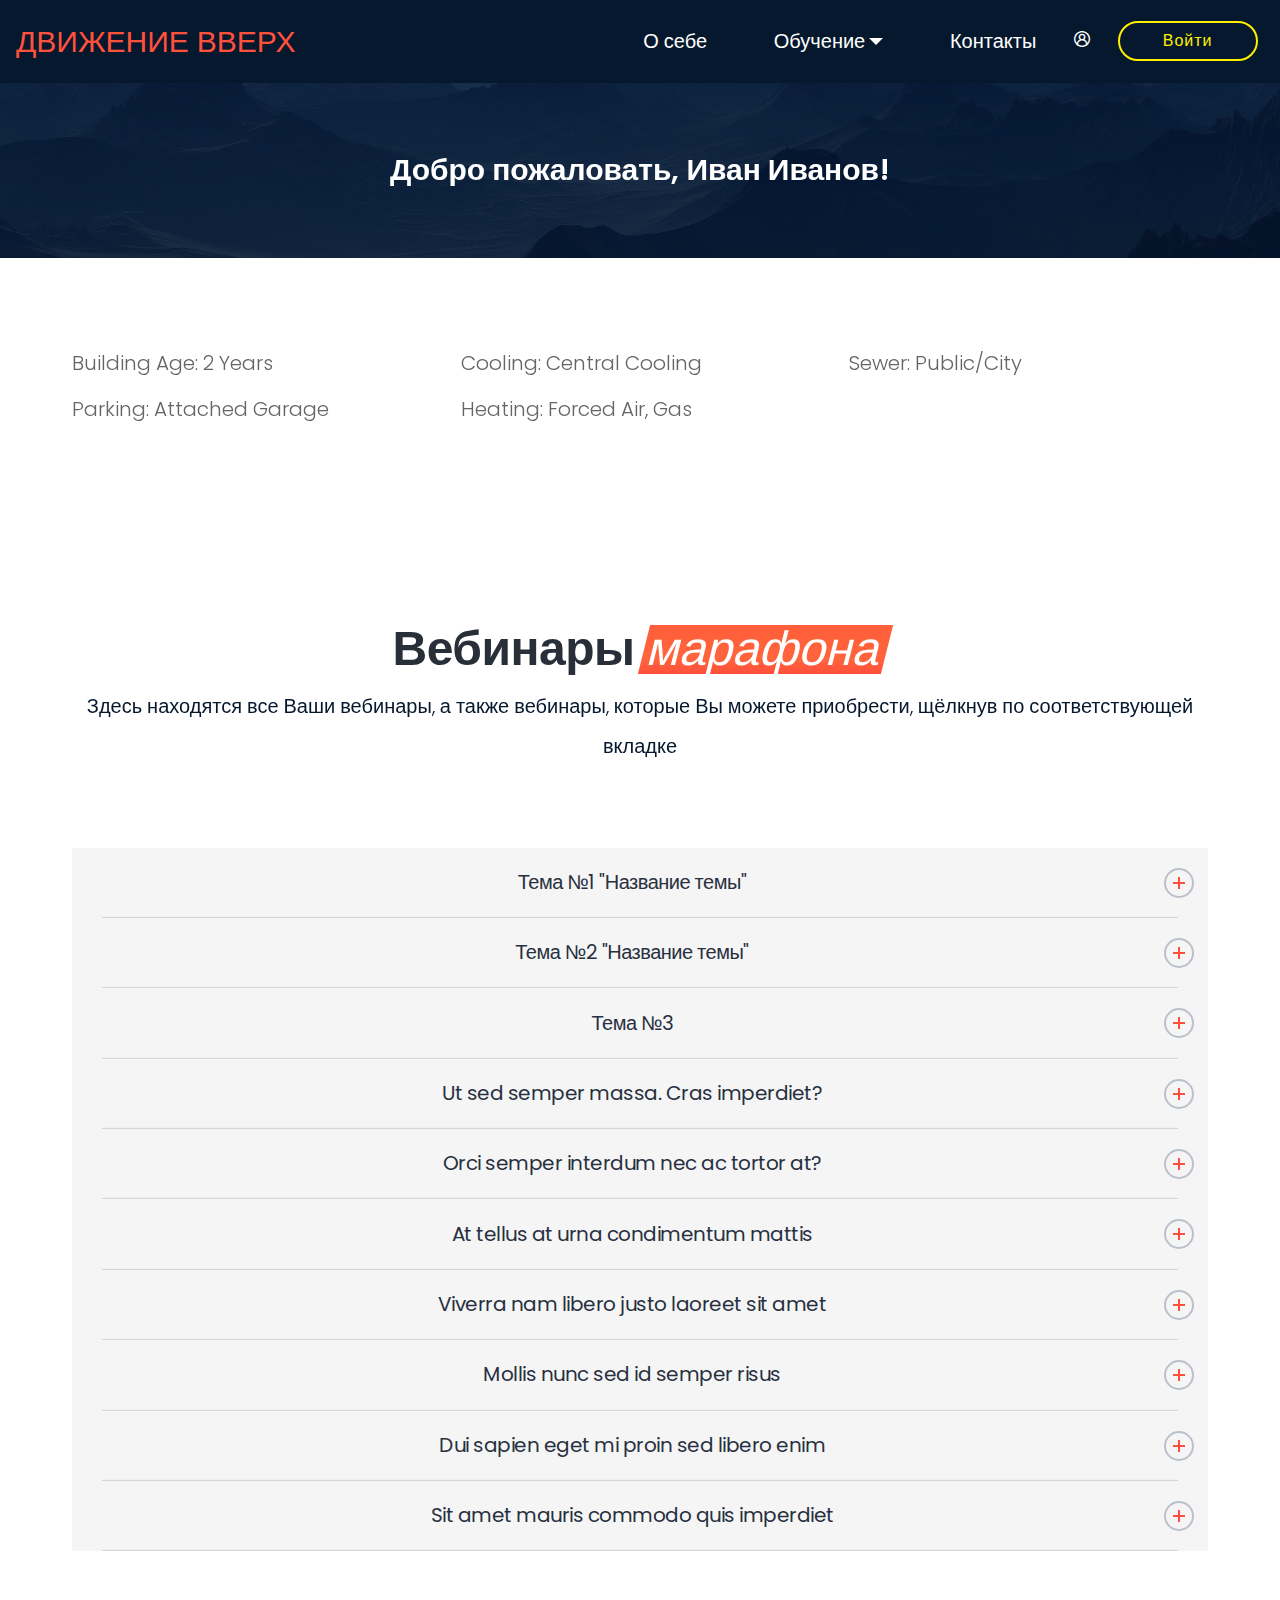
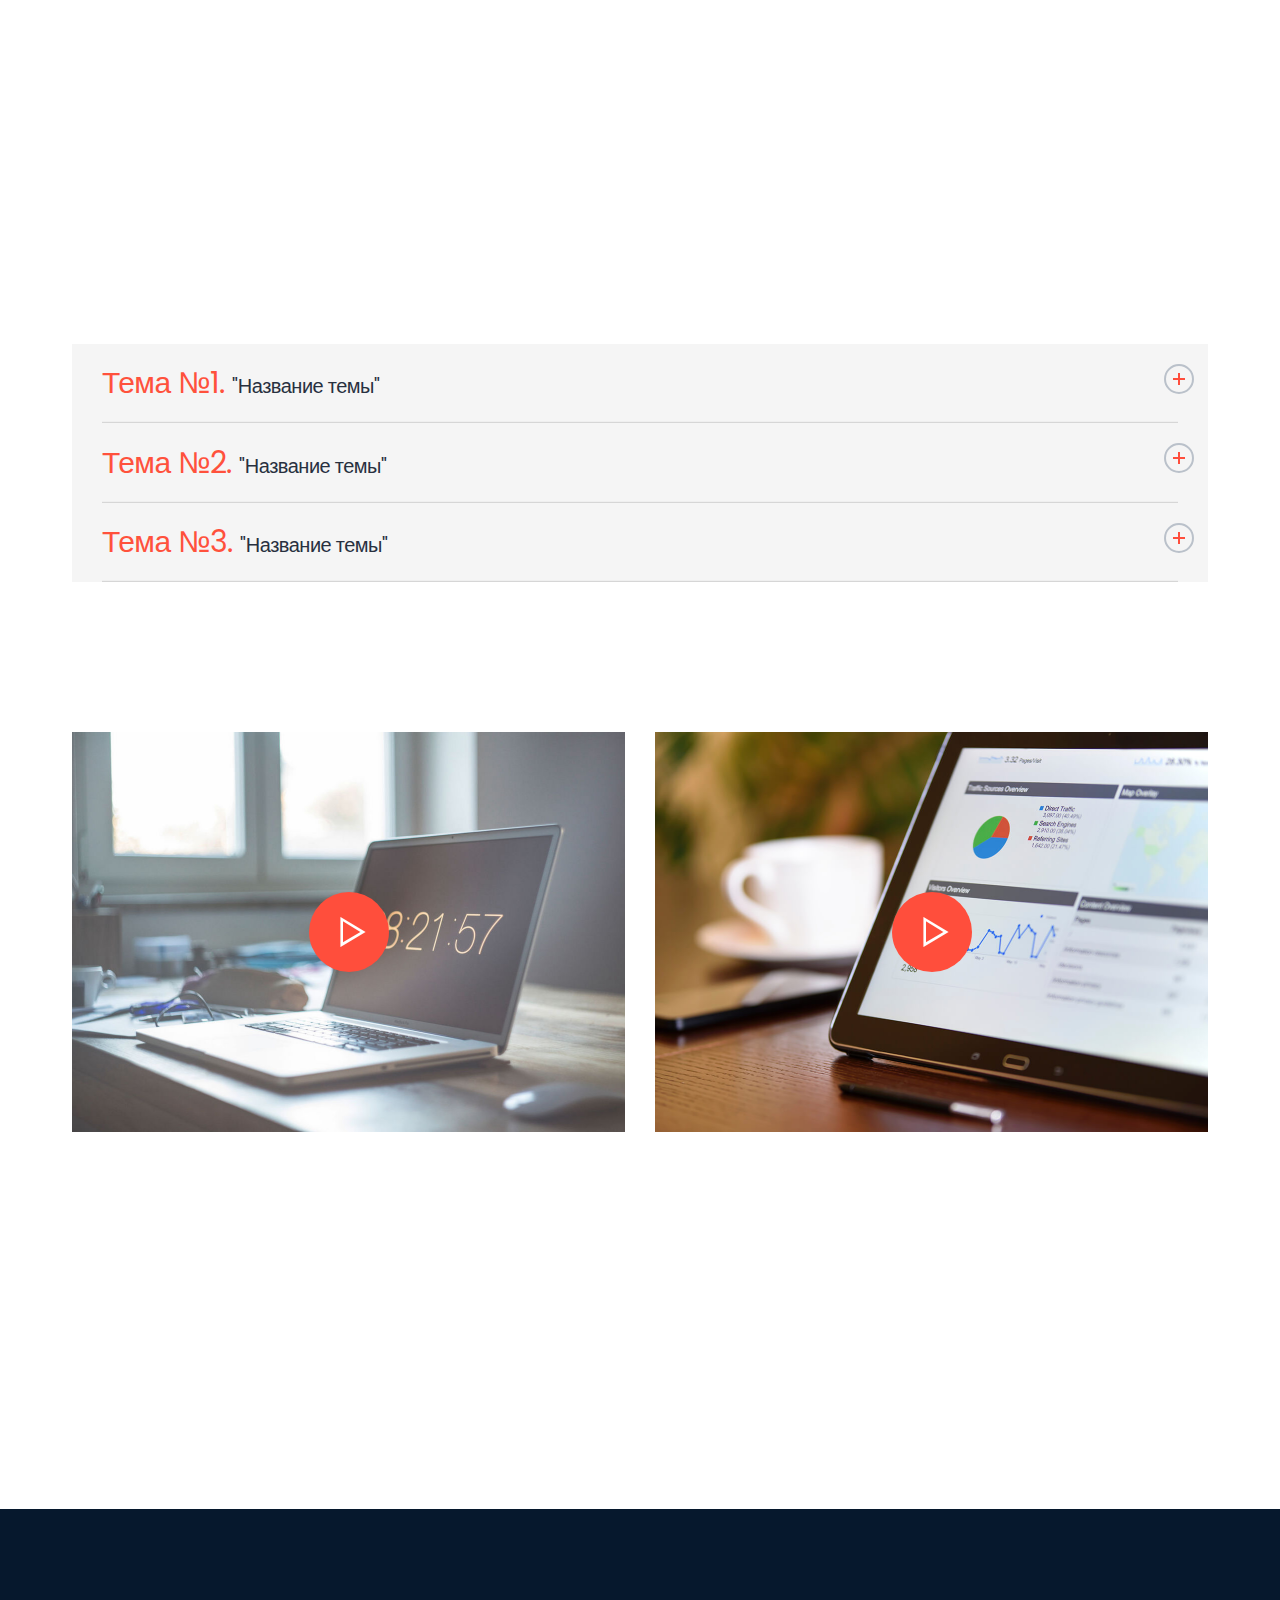
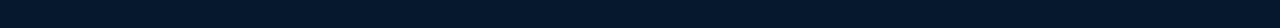
<file: account.html>
<!DOCTYPE html>
<html  lang="ru">
<head>
  
  <meta charset="UTF-8">
  <meta http-equiv="X-UA-Compatible" content="IE=edge">
  
  <meta name="viewport" content="width=device-width, initial-scale=1, minimum-scale=1">
  <link rel="shortcut icon" href="assets/images/logo2.png" type="image/x-icon">
  <meta name="description" content="">
  
  
  <title>"Движение Вверх" марафон - Личный кабинет</title>
  <link rel="stylesheet" href="assets/web/assets/mobirise-icons/mobirise-icons.css">
  <link rel="stylesheet" href="assets/web/assets/mobirise-icons2/mobirise2.css">
  <link rel="stylesheet" href="assets/tether/tether.min.css">
  <link rel="stylesheet" href="assets/bootstrap/css/bootstrap.min.css">
  <link rel="stylesheet" href="assets/bootstrap/css/bootstrap-grid.min.css">
  <link rel="stylesheet" href="assets/bootstrap/css/bootstrap-reboot.min.css">
  <link rel="stylesheet" href="assets/facebook-plugin/style.css">
  <link rel="stylesheet" href="assets/dropdown/css/style.css">
  <link rel="stylesheet" href="assets/animatecss/animate.min.css">
  <link rel="stylesheet" href="assets/formstyler/jquery.formstyler.css">
  <link rel="stylesheet" href="assets/formstyler/jquery.formstyler.theme.css">
  <link rel="stylesheet" href="assets/datepicker/jquery.datetimepicker.min.css">
  <link rel="stylesheet" href="assets/socicon/css/styles.css">
  <link rel="stylesheet" href="assets/theme/css/style.css">
  <link rel="stylesheet" href="assets/recaptcha.css">
  <link rel="preload" as="style" href="assets/mobirise/css/mbr-additional.css"><link rel="stylesheet" href="assets/mobirise/css/mbr-additional.css" type="text/css">
  
  
  
  

</head>
<body>
  
  <section class="menu2 menu cid-s8RxysMMT7" once="menu" id="menu2-q">

    


    <nav class="navbar navbar-dropdown navbar-fixed-top navbar-expand-lg">
        <div class="navbar-brand">
            
            <span class="navbar-caption-wrap"><a class="navbar-caption text-primary display-5" href="index.html#header03-2">ДВИЖЕНИЕ ВВЕРХ</a></span>
        </div>
        <button class="navbar-toggler" type="button" data-toggle="collapse" data-target="#navbarSupportedContent" aria-controls="navbarNavAltMarkup" aria-expanded="false" aria-label="Toggle navigation">
            <div class="hamburger">
                <span></span>
                <span></span>
                <span></span>
                <span></span>
            </div>
        </button>
        <div class="collapse navbar-collapse" id="navbarSupportedContent">
            <ul class="navbar-nav nav-dropdown" data-app-modern-menu="true"><li class="nav-item">
                    <a class="nav-link link text-white text-primary display-7" href="index.html#content01-1b">
                        О себе</a>
                </li>
                <li class="nav-item dropdown">
                    <a class="nav-link link text-white dropdown-toggle display-7" href="#" data-toggle="dropdown-submenu" aria-expanded="true">
                        Обучение</a>
                    <div class="dropdown-menu">
                        <a class="text-white dropdown-item text-primary display-7" href="index.html#content07-2f">Программа</a>
                        <a class="text-white dropdown-item text-primary display-7" href="index.html#testimonials01-b">Отзывы</a><a class="text-white dropdown-item text-primary display-7" href="index.html#accordion01-a">FAQ</a>
                    </div>

                </li><li class="nav-item">
                    <a class="nav-link link text-white text-primary display-7" href="index.html#map02-d">
                        Контакты</a>
                </li></ul>
            <div class="icons-menu">
                <div class="soc-item">
                    <a href="account_ready.html">
                        <span class="mbr-iconfont mobi-mbri-user-2 mobi-mbri"></span>
                    </a>
                </div>
                
                
                
                
                
            </div>
            <div class="navbar-buttons mbr-section-btn"><a class="btn btn-sm btn-success-outline display-4" href="auth.html">Войти</a></div>
        </div>
    </nav>
</section>

<section class="title01 cid-s8Wt9NDSGZ mbr-parallax-background" id="title01-s">

    

    <div class="mbr-overlay" style="opacity: 0.8; background-color: rgb(6, 24, 45);"></div>

    <div class="align-center container">
        <div class="row">
            <div class="col-md-10 offset-md-1">
                <div class="icon-wrap">
                    

                </div>
                <h1 class="mbr-section-title mbr-bold pb-3 mbr-fonts-style display-5">
                    Добро пожаловать, Иван Иванов!</h1>
                
                
                
            </div>
        </div>
    </div>
</section>

<section class="extContent cid-s8X6rwmHeE" id="extContent21-18">

    

    

    <div class="container">
        

        <div class="row">
            <div class="col-md-4">
                <p class="mbr-text mbr-fonts-style display-7">Building Age: 2 Years</p>

            </div>

            <div class="col-md-4">

                <p class="mbr-text mbr-fonts-style display-7">Cooling: Central Cooling
                </p>

            </div>

            <div class="col-md-4">

                <p class="mbr-text mbr-fonts-style display-7">Sewer: Public/City
                </p>

            </div>

            <div class="col-md-4">

                <p class="mbr-text mbr-fonts-style display-7">Parking: Attached Garage
                </p>

            </div>

            <div class="col-md-4">

                <p class="mbr-text mbr-fonts-style display-7">Heating: Forced Air, Gas
                </p>

            </div>

            

        </div>
    </div>
</section>

<section class="accordion1 cid-s8X4aKDduM" id="accordion01-15">

    

    
    <div class="container">
        <div class="row">
            <div class="col-12 col-md-12 title-text">
                <h3 class="mbr-section-title mbr-bold align-center mbr-fonts-style display-2">
                    Вебинары&nbsp;<span>марафона</span></h3>
                <h4 class="mbr-section-subtitle pb-1 align-center mbr-light mbr-fonts-style display-7">Здесь находятся все Ваши вебинары, а также вебинары, которые Вы можете приобрести, щёлкнув по соответствующей вкладке</h4>
                
            </div>
        </div>
        <div class="row">
            <div class="col-lg-12">
                <div id="bootstrap-accordion_18" class="panel-group accordionStyles accordion" role="tablist" aria-multiselectable="true">
                    <div class="row">
                        <div class="col-lg-12">
                            
                            <div class="card">
                                <div class="card-header" role="tab" id="headingOne">
                                    <a role="button" class="panel-title collapsed text-black pr-3" data-toggle="collapse" data-core="" href="#collapse1_18" aria-expanded="false" aria-controls="collapse1">

                                        <h4 class="mbr-fonts-style display-7">Тема №1 "Название темы"<span class="toggle-icon inactive sign mbr-iconfont"></span>
                                        </h4>

                                    </a>
                                </div>
                                <div id="collapse1_18" class="panel-collapse noScroll collapse " role="tabpanel" aria-labelledby="headingOne" data-parent="#bootstrap-accordion_18">
                                    <div class="panel-body">
                                        <p class="mbr-fonts-style panel-text pr-2 display-4">
                                            Aliquam purus sit amet luctus venenatis lectus magna fringilla urna. Egestas
                                            congue quisque egestas diam in arcu cursus euismod.</p>
                                        <iframe class="frame-video" src="https://www.youtube.com/embed/3jT_q7dt-cM" frameborder="0" allowfullscreen="">
</iframe>
                                        <iframe width="460" height="215" src="https://www.youtube.com/embed/3jT_q7dt-cM" frameborder="0" allowfullscreen="">
</iframe>
                                    </div>
                                </div>
                            </div>
                            <div class="card">
                                <div class="card-header" role="tab" id="headingTwo">
                                    <a role="button" class="collapsed panel-title text-black pr-3" data-toggle="collapse" data-core="" href="#collapse2_18" aria-expanded="false" aria-controls="collapse2">
                                        <h4 class="mbr-fonts-style display-7"><span class="toggle-icon inactive sign mbr-iconfont"></span>Тема №2 "Название темы"</h4>
                                    </a>

                                </div>
                                <div id="collapse2_18" class="panel-collapse noScroll collapse" role="tabpanel" aria-labelledby="headingTwo" data-parent="#bootstrap-accordion_18">
                                    <div class="panel-body">
                                        <p class="mbr-fonts-style panel-text pr-2 display-4">
                                            Aliquam purus sit amet luctus venenatis lectus magna fringilla urna. Egestas
                                            congue quisque egestas diam in arcu cursus euismod.</p>
                                    </div>
                                </div>
                            </div>
                            <div class="card">
                                <div class="card-header" role="tab" id="headingThree">
                                    <a role="button" class="collapsed text-black panel-title pr-3" data-toggle="collapse" data-core="" href="#collapse3_18" aria-expanded="false" aria-controls="collapse3">
                                        <h4 class="mbr-fonts-style display-7"><span class="toggle-icon inactive sign mbr-iconfont"></span>Тема №3</h4>
                                    </a>
                                </div>
                                <div id="collapse3_18" class="panel-collapse noScroll collapse" role="tabpanel" aria-labelledby="headingThree" data-parent="#bootstrap-accordion_18">
                                    <div class="panel-body">
                                        <p class="mbr-fonts-style panel-text pr-2 display-4"><strong>Нет доступа к темам вебинара. Но Вы можете его приобрести.&nbsp;<br>Внимание! Если Вы уже оплатили этот вебинар, но доступ к нему не появился, <b><a href="index.html#accordion01-a" class="text-primary">обратитесь к ответам на наиболее частые вопросы на главной странице сайта</a>.</b></strong></p>
                                    </div>
                                    <div class="buttons-wrap mt-0">
                        <div class="mbr-section-btn align-center align-self-center"><a class="btn btn-lg btn-primary display-4" href="#" data-toggle="modal" data-target="#mbr-popup-13">Получить вебинар №3</a></div>
                    </div>
                                </div>
                            </div>
                            <div class="card">
                                <div class="card-header" role="tab" id="headingFour">
                                    <a role="button" class="collapsed panel-title text-black pr-3" data-toggle="collapse" data-core="" href="#collapse4_18" aria-expanded="false" aria-controls="collapse4">
                                        <h4 class="mbr-fonts-style display-7"><span class="toggle-icon inactive sign mbr-iconfont"></span>
                                            Ut sed semper massa. Cras imperdiet?
                                        </h4>
                                    </a>
                                </div>
                                <div id="collapse4_18" class="panel-collapse noScroll collapse" role="tabpanel" aria-labelledby="headingFour" data-parent="#bootstrap-accordion_18">
                                    <div class="panel-body">
                                        <p class="mbr-fonts-style panel-text pr-2 display-4">
                                            Aliquam purus sit amet luctus venenatis lectus magna fringilla urna. Egestas
                                            congue quisque egestas diam in arcu cursus euismod.
                                        </p>
                                    </div>
                                </div>
                            </div>
                            <div class="card">
                                <div class="card-header" role="tab" id="headingFive">
                                    <a role="button" class="collapsed panel-title text-black pr-3" data-toggle="collapse" data-core="" href="#collapse5_18" aria-expanded="false" aria-controls="collapse5">
                                        <h4 class="mbr-fonts-style display-7"><span class="toggle-icon inactive sign mbr-iconfont"></span>
                                            Orci semper interdum nec ac tortor at?
                                        </h4>
                                    </a>
                                </div>
                                <div id="collapse5_18" class="panel-collapse noScroll collapse" role="tabpanel" aria-labelledby="headingFive" data-parent="#bootstrap-accordion_18">
                                    <div class="panel-body">
                                        <p class="mbr-fonts-style panel-text pr-2 display-4">
                                            Aliquam purus sit amet luctus venenatis lectus magna fringilla urna. Egestas
                                            congue quisque egestas diam in arcu cursus euismod.</p>
                                    </div>
                                </div>
                            </div>
                            
                        </div>
                        <div class="col-lg-12">
                            
                            <div class="card">
                                <div class="card-header" role="tab" id="headingOne">
                                    <a role="button" class="panel-title collapsed text-black pr-3" data-toggle="collapse" data-core="" href="#collapse7_18" aria-expanded="false" aria-controls="collapse7">
                                        <h4 class="mbr-fonts-style display-7"><span class="toggle-icon inactive sign mbr-iconfont"></span>At tellus at urna
                                            condimentum mattis
                                        </h4>
                                    </a>
                                </div>
                                <div id="collapse7_18" class="panel-collapse noScroll collapse " role="tabpanel" aria-labelledby="headingOne" data-parent="#bootstrap-accordion_18">
                                    <div class="panel-body">
                                        <p class="mbr-fonts-style panel-text pr-2 display-4">
                                            Aliquam purus sit amet luctus venenatis lectus magna fringilla urna. Egestas
                                            congue quisque egestas diam in arcu cursus euismod.</p>
                                    </div>
                                </div>
                            </div>
                            <div class="card">
                                <div class="card-header" role="tab" id="headingTwo">
                                    <a role="button" class="collapsed panel-title text-black pr-3" data-toggle="collapse" data-core="" href="#collapse8_18" aria-expanded="false" aria-controls="collapse8">
                                        <h4 class="mbr-fonts-style display-7"><span class="toggle-icon inactive sign mbr-iconfont"></span>Viverra nam libero
                                            justo laoreet sit amet
                                        </h4>
                                    </a>

                                </div>
                                <div id="collapse8_18" class="panel-collapse noScroll collapse" role="tabpanel" aria-labelledby="headingTwo" data-parent="#bootstrap-accordion_18">
                                    <div class="panel-body">
                                        <p class="mbr-fonts-style panel-text pr-2 display-4">
                                            Aliquam purus sit amet luctus venenatis lectus magna fringilla urna. Egestas
                                            congue quisque egestas diam in arcu cursus euismod.</p>
                                    </div>
                                </div>
                            </div>
                            <div class="card">
                                <div class="card-header" role="tab" id="headingThree">
                                    <a role="button" class="collapsed text-black panel-title pr-3" data-toggle="collapse" data-core="" href="#collapse9_18" aria-expanded="false" aria-controls="collapse9">
                                        <h4 class="mbr-fonts-style display-7"><span class="toggle-icon inactive sign mbr-iconfont"></span>Mollis nunc sed id
                                            semper risus
                                        </h4>
                                    </a>
                                </div>
                                <div id="collapse9_18" class="panel-collapse noScroll collapse" role="tabpanel" aria-labelledby="headingThree" data-parent="#bootstrap-accordion_18">
                                    <div class="panel-body">
                                        <p class="mbr-fonts-style panel-text pr-2 display-4">Aliquam purus sit amet luctus
                                            venenatis lectus magna fringilla urna. Egestas congue quisque egestas diam
                                            in arcu cursus euismod.
                                        </p>
                                    </div>
                                </div>
                            </div>
                            <div class="card">
                                <div class="card-header" role="tab" id="headingFour">
                                    <a role="button" class="collapsed panel-title text-black pr-3" data-toggle="collapse" data-core="" href="#collapse10_18" aria-expanded="false" aria-controls="collapse10">
                                        <h4 class="mbr-fonts-style display-7"><span class="toggle-icon inactive sign mbr-iconfont"></span>
                                            Dui sapien eget mi proin sed libero enim
                                        </h4>
                                    </a>
                                </div>
                                <div id="collapse10_18" class="panel-collapse noScroll collapse" role="tabpanel" aria-labelledby="headingFour" data-parent="#bootstrap-accordion_18">
                                    <div class="panel-body">
                                        <p class="mbr-fonts-style panel-text pr-2 display-4">
                                            Aliquam purus sit amet luctus venenatis lectus magna fringilla urna. Egestas
                                            congue quisque egestas diam in arcu cursus euismod.
                                        </p>
                                    </div>
                                </div>
                            </div>
                            <div class="card">
                                <div class="card-header" role="tab" id="headingFive">
                                    <a role="button" class="collapsed panel-title text-black pr-3" data-toggle="collapse" data-core="" href="#collapse11_18" aria-expanded="false" aria-controls="collapse11">
                                        <h4 class="mbr-fonts-style display-7"><span class="toggle-icon inactive sign mbr-iconfont"></span>
                                            Sit amet mauris commodo quis imperdiet
                                        </h4>
                                    </a>
                                </div>
                                <div id="collapse11_18" class="panel-collapse noScroll collapse" role="tabpanel" aria-labelledby="headingFive" data-parent="#bootstrap-accordion_18">
                                    <div class="panel-body">
                                        <p class="mbr-fonts-style panel-text pr-2 display-4">
                                            Aliquam purus sit amet luctus venenatis lectus magna fringilla urna. Egestas
                                            congue quisque egestas diam in arcu cursus euismod.</p>
                                    </div>
                                </div>
                            </div>
                            
                        </div>
                    </div>
                </div>
            </div>
        </div>
    </div>
</section>

<section class="accordion1 cid-s9dQTcaqKT" id="accordion01-1r">

    

    
    <div class="container">
        <div class="row">
            <div class="col-12 col-md-12 title-text">
                <h3 class="mbr-section-title mbr-bold align-center mbr-fonts-style display-2">
                    Вебинары&nbsp;<span>марафона</span></h3>
                <h4 class="mbr-section-subtitle pb-1 align-center mbr-light mbr-fonts-style display-7">Здесь находятся все Ваши вебинары, а также вебинары, которые Вы можете приобрести, щёлкнув по соответствующей вкладке</h4>
                
            </div>
        </div>
        <div class="row">
            <div class="col-lg-12">
                <div id="bootstrap-accordion_19" class="panel-group accordionStyles accordion" role="tablist" aria-multiselectable="true">
                    <div class="row">
                        <div class="col-lg-12">
                            
                            <div class="card">
                                <div class="card-header" role="tab" id="headingOne">
                                    <a role="button" class="panel-title collapsed text-black pr-3" data-toggle="collapse" data-core="" href="#collapse1_19" aria-expanded="false" aria-controls="collapse1">

                                        <h4 class="mbr-fonts-style display-7"><span class="text-primary display-5">Тема №1. </span>"Название темы"<span class="toggle-icon inactive sign mbr-iconfont"></span>
                                        
</h4>
                                    </a>
                                </div>
                                <div id="collapse1_19" class="panel-collapse noScroll collapse " role="tabpanel" aria-labelledby="headingOne" data-parent="#bootstrap-accordion_19">
                                    <div class="panel-body">
                                        <p class="mbr-fonts-style panel-text pr-2 display-4">
                                            Aliquam purus sit amet luctus venenatis lectus magna fringilla urna. Egestas
                                            congue quisque egestas diam in arcu cursus euismod.</p>
                                        <iframe width="560" height="315" src="https://www.youtube.com/embed/3jT_q7dt-cM" frameborder="0" allowfullscreen="">
</iframe>
                                        <iframe width="560" height="315" src="https://www.youtube.com/embed/3jT_q7dt-cM" frameborder="0" allowfullscreen="">
</iframe>
                                    </div>
                                </div>
                            </div>
                            <div class="card">
                                <div class="card-header" role="tab" id="headingTwo">
                                    <a role="button" class="collapsed panel-title text-black pr-3" data-toggle="collapse" data-core="" href="#collapse2_19" aria-expanded="false" aria-controls="collapse2">
                                        <h4 class="mbr-fonts-style display-7"><span class="toggle-icon inactive sign mbr-iconfont"></span><span class="text-primary display-5">Тема №2. </span>"Название темы"</h4>
                                    </a>

                                </div>
                                <div id="collapse2_19" class="panel-collapse noScroll collapse" role="tabpanel" aria-labelledby="headingTwo" data-parent="#bootstrap-accordion_19">
                                    <div class="panel-body">
                                        
                                        <!-- CUSTOM VIDEOS  -->
                                        

                                        
                                        
                                     <!-- CUSTOM VIDEOS  END  -->    
                                        
                                    </div>
                                </div>
                            </div>
                            <div class="card">
                                <div class="card-header" role="tab" id="headingThree">
                                    <a role="button" class="collapsed text-black panel-title pr-3" data-toggle="collapse" data-core="" href="#collapse3_19" aria-expanded="false" aria-controls="collapse3">
                                        <h4 class="mbr-fonts-style display-7"><span class="toggle-icon inactive sign mbr-iconfont"></span><span class="text-primary display-5">Тема №3. </span>"Название темы"</h4>
                                    </a>
                                </div>
                                <div id="collapse3_19" class="panel-collapse noScroll collapse" role="tabpanel" aria-labelledby="headingThree" data-parent="#bootstrap-accordion_19">
                                    <div class="panel-body">
                                        <p class="mbr-fonts-style panel-text pr-2 display-4"><strong>Нет доступа к темам вебинара. Но Вы можете его приобрести.&nbsp;<br>Внимание! Если Вы уже оплатили этот вебинар, но доступ к нему не появился, <b><a href="index.html#accordion01-a" class="text-primary">обратитесь к ответам на наиболее частые вопросы на главной странице сайта</a>.</b></strong></p>
                                    </div>
                                    <div class="buttons-wrap mt-0">
                        <div class="mbr-section-btn align-center align-self-center"><a class="btn btn-lg btn-primary display-4" href="#" data-toggle="modal" data-target="#mbr-popup-2s">Получить вебинар №3</a></div>
                    </div>
                                </div>
                            </div>
                           
                        </div>
                        
                    </div>
                </div>
            </div>
        </div>
    </div>
</section>

<section class="extVideo cid-s9dMobLaeo" id="extVideo2-1q">

    

    

    <div class="container align-center">
        <div class="row justify-content-md-center">
            <div class="mbr-white col-md-12 col-12 col-lg-6">
                <div class="box1">
                    <div class="mbr-media show-modal align-center py-2" data-toggle="modal" data-target=".w1">
                        <div class="icon-wrap">
                            <span class="mbr-iconfont mobi-mbri-play mobi-mbri"></span>
                        </div>
                    </div>
                </div>
            </div>
            <div class="mbr-white col-md-12 col-12 col-lg-6">
                <div class="box2">
                    <div class="mbr-media show-modal align-center py-2" data-toggle="modal" data-target=".w2">
                        <div class="icon-wrap">
                            <span class="mbr-iconfont mobi-mbri-play mobi-mbri"></span>
                        </div>
                    </div>
                </div>
            </div>
        </div>
    </div>
    <div>
        <div class="modalWindow w1" style="display: none;">
            <div class="modalWindow-container">
                <div class="modalWindow-video-container">
                    <div class="modalWindow-video">
                        <iframe width="100%" height="100%" frameborder="0" allowfullscreen="1" data-src="https://www.youtube.com/watch?v=J21qu_vspfg"></iframe>
                    </div>
                    <a class="close" role="button" data-dismiss="modal">
                        <span aria-hidden="true" class="mbri-close mbr-iconfont closeModal"></span>
                        <span class="sr-only">Close</span>
                    </a>
                </div>
            </div>
        </div>

        <div class="modalWindow w2" style="display: none;">
            <div class="modalWindow-container">
                <div class="modalWindow-video-container">
                    <div class="modalWindow-video">
                        <iframe width="100%" height="100%" frameborder="0" allowfullscreen="1" data-src="https://www.youtube.com/watch?v=8-e8LSfT6gI"></iframe>
                    </div>
                    <a class="close" role="button" data-dismiss="modal">
                        <span aria-hidden="true" class="mbri-close mbr-iconfont closeModal"></span>
                        <span class="sr-only">Close</span>
                    </a>
                </div>
            </div>
        </div>


    </div>
</section>

<section class="content02 cid-s8WRsGW5AR" id="content02-12">

    

    
    <div class="container">
        <div class="row">
            <div class="card col-12 col-md-12">
                <div class="wrapper align-left">
                    <h3 class="mbr-section-title mbr-bold align-left mbr-fonts-style display-2"><span>Понравился</span>&nbsp;<span>Марафон</span>&nbsp;?</h3>
                    <h3 class="mbr-section-title mbr-bold align-left mbr-fonts-style display-2"><span>Оставь </span>&nbsp;<span>отзыв</span>&nbsp;!</h3>
                    
                    
                    <div class="buttons-wrap mt-4">
                        <div class="mbr-section-btn align-left align-self-center"><a class="btn btn-sm btn-success display-4" href="#" data-toggle="modal" data-target="#mbr-popup-13">Написать отзыв</a>
<!--                             <a class="btn btn-sm btn-primary" href="#" data-app-placeholder="Введите Текст">Schedule Maintenance</a> --></div>
                    </div>
                </div>
            </div>
        </div>
    </div>
</section>

<div class="modal mbr-popup cid-s8WRunfqAc fade" tabindex="-1" role="dialog" data-overlay-color="#000000" data-overlay-opacity="0.8" id="mbr-popup-13" aria-hidden="true">
        <div class="modal-dialog modal-dialog-centered" role="document">
            <div class="modal-content">
                <div class="modal-header">
                    
                    <button type="button" class="close" data-dismiss="modal" aria-label="Close">
                        <svg version="1.1" xmlns="http://www.w3.org/2000/svg" width="24" height="24" viewBox="0 0 32 32" fill="currentColor">
                            <path d="M31.797 0.191c-0.264-0.256-0.686-0.25-0.942 0.015l-13.328 13.326c-0.598 0.581 0.342 1.543 0.942 0.942l13.328-13.326c0.27-0.262 0.27-0.695 0-0.957zM14.472 17.515c-0.264-0.256-0.686-0.25-0.942 0.015l-13.328 13.326c-0.613 0.595 0.34 1.562 0.942 0.942l13.328-13.326c0.27-0.262 0.27-0.695 0-0.957zM1.144 0.205c-0.584-0.587-1.544 0.336-0.942 0.942l30.654 30.651c0.613 0.625 1.563-0.325 0.942-0.942z"></path>
                        </svg>
                    </button>
                </div>

                <div class="modal-body">
                    

                    <div>
                        
                            

                            <div class="form-wrapper" data-form-type="formoid">
<!--Formbuilder Form-->
<form action="https://mobirise.eu/" method="POST" class="mbr-form form-with-styler" data-form-title="Mobirise Form"><input type="hidden" name="email" data-form-email="true" value="VYic1nDpFwH5XBd8qy1I0Yz1tdrUUS8vMriB2neOxdKXoLNFuGTodVikPGrepauPh6eGaJEF2ntuJ43EvDRL5iMuS9s2j0hYZ5Y30HQJJoMTYawSa7qia6sG0i53DOAZ">
<div class="">
<div hidden="hidden" data-form-alert="" class="alert alert-success col-12">Ваш отзыв успешно получен! Спасибо за обратную связь!</div>
<div hidden="hidden" data-form-alert-danger="" class="alert alert-danger col-12">
</div>
</div>
<div class="dragArea">
<div class="col-lg-12 col-md-12 col-sm-12 form-group" data-for="avatar">
<label for="avatar-mbr-popup-13" class="form-control-label mbr-fonts-style display-7">Ваша фотография (по желанию)</label>
<input type="text" name="avatar" data-form-field="avatar" class="form-control display-7" value="" id="avatar-mbr-popup-13">
</div>
<div class="col-lg-12 col-md-12 col-sm-12 form-group" data-for="content">
<label for="content-mbr-popup-13" class="form-control-label mbr-fonts-style display-7">Текст Вашего отзыва</label>
<textarea name="content" data-form-field="content" class="form-control display-7" required="required" id="content-mbr-popup-13"></textarea>
</div>
<div class="col-md-auto input-group-btn">
<button type="submit" class="btn btn-primary display-4">Отправить</button>
</div>
</div>
</form><!--Formbuilder Form-->
</div>
                        </div>
                    </div>

                    <div class="modal-footer pt-0">
                        <div class="mbr-section-btn">
                            <a class="btn btn-md btn-primary display-4" href="#">
                                LEARN MORE
                            </a>
                        </div>
                    </div>
                </div>
            </div>
        </div>

<div class="modal mbr-popup cid-s9ut0GCzMC fade" tabindex="-1" role="dialog" data-overlay-color="#000000" data-overlay-opacity="0.8" id="mbr-popup-2s" aria-hidden="true">
        <div class="modal-dialog modal-dialog-centered" role="document">
            <div class="modal-content">
                <div class="modal-header pb-0">
                    <h5 class="modal-title mbr-fonts-style display-5">Popup Title</h5>
                    <button type="button" class="close" data-dismiss="modal" aria-label="Close">
                        <svg version="1.1" xmlns="http://www.w3.org/2000/svg" width="24" height="24" viewBox="0 0 32 32" fill="currentColor">
                            <path d="M31.797 0.191c-0.264-0.256-0.686-0.25-0.942 0.015l-13.328 13.326c-0.598 0.581 0.342 1.543 0.942 0.942l13.328-13.326c0.27-0.262 0.27-0.695 0-0.957zM14.472 17.515c-0.264-0.256-0.686-0.25-0.942 0.015l-13.328 13.326c-0.613 0.595 0.34 1.562 0.942 0.942l13.328-13.326c0.27-0.262 0.27-0.695 0-0.957zM1.144 0.205c-0.584-0.587-1.544 0.336-0.942 0.942l30.654 30.651c0.613 0.625 1.563-0.325 0.942-0.942z"></path>
                        </svg>
                    </button>
                </div>

                <div class="modal-body">
                    <p class="mbr-text mbr-fonts-style display-7">
                        Lorem ipsum dolor sit amet, consectetur adipisicing elit. Tempore incidunt molestias, vitae recusandae error ipsam
                    </p>

                    <div>
                        <div class="card-img mbr-figure">
                            <img src="assets/images/popup.jpg" alt="">
                        </div>
                            

                            
                        </div>
                    </div>

                    <div class="modal-footer">
                        <div class="mbr-section-btn"><a class="btn btn-md btn-primary display-4" href="#">Оплатить</a></div>
                    </div>
                </div>
            </div>
        </div>

<section class="footer02 cid-rZqasE8Bhf" once="footers" id="footer02-r">

    

    

    <div class="container">

        <div class="row mbr-white justify-content-center">

            <div class="col-12 copyright mbr-flex">
                
            </div>


            <div class="col-12">


                <p class="mbr-text align-center mbr-fonts-style align-left display-4">© Разработка сайта. Есина М.В., 2020 <a href="https://m.electis.ru/" target="_blank">m.electis.ru</a> &nbsp;- все права защищены</p>
            </div>


        </div>

    </div>
</section>


  <script src="assets/web/assets/jquery/jquery.min.js"></script>
  <script src="assets/popper/popper.min.js"></script>
  <script src="assets/tether/tether.min.js"></script>
  <script src="assets/bootstrap/js/bootstrap.min.js"></script>
  <script src="https://connect.facebook.net/en_US/sdk.js#xfbml=1&version=v2.5"></script>
  <script src="https://apis.google.com/js/plusone.js"></script>
  <script src="assets/facebook-plugin/facebook-script.js"></script>
  <script src="assets/smoothscroll/smooth-scroll.js"></script>
  <script src="assets/dropdown/js/nav-dropdown.js"></script>
  <script src="assets/dropdown/js/navbar-dropdown.js"></script>
  <script src="assets/touchswipe/jquery.touch-swipe.min.js"></script>
  <script src="assets/viewportchecker/jquery.viewportchecker.js"></script>
  <script src="assets/parallax/jarallax.min.js"></script>
  <script src="assets/playervimeo/vimeo_player.js"></script>
  <script src="assets/formstyler/jquery.formstyler.js"></script>
  <script src="assets/formstyler/jquery.formstyler.min.js"></script>
  <script src="assets/datepicker/jquery.datetimepicker.full.js"></script>
  <script src="assets/popup-plugin/script.js"></script>
  <script src="assets/popup-overlay-plugin/script.js"></script>
  <script src="assets/theme/js/script.js"></script>
  <script src="assets/pauseVideo/script.js"></script>
  <script src="assets/formoid.min.js"></script>
  
  
  
 <div id="scrollToTop" class="scrollToTop mbr-arrow-up"><a style="text-align: center;"><i class="mbr-arrow-up-icon mbr-arrow-up-icon-cm cm-icon cm-icon-smallarrow-up"></i></a></div>
    <input name="animation" type="hidden">
  
</body>
</html>
</file>
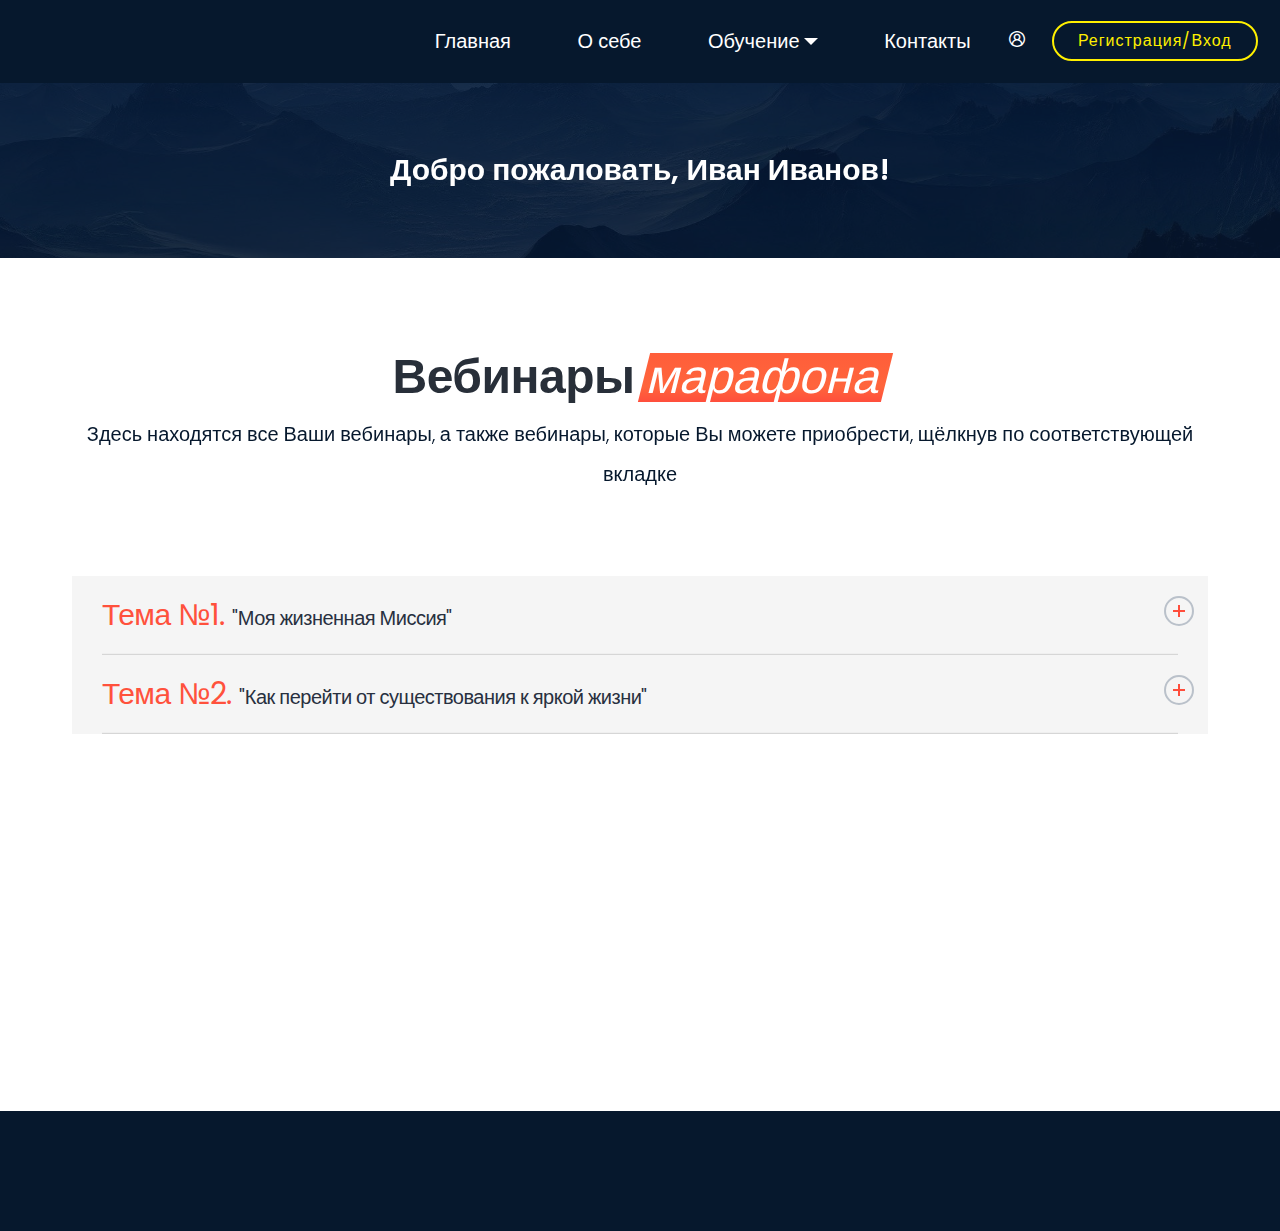
<file: account_ready.html>
<!DOCTYPE html>
<html  lang="ru">
<head>
  
  <meta charset="UTF-8">
  <meta http-equiv="X-UA-Compatible" content="IE=edge">
  
  <meta name="viewport" content="width=device-width, initial-scale=1, minimum-scale=1">
  <link rel="shortcut icon" href="assets/images/logo2.png" type="image/x-icon">
  <meta name="description" content="">
  
  
  <title>"Движение Вверх" марафон - Личный кабинет</title>
  <link rel="stylesheet" href="assets/web/assets/mobirise-icons/mobirise-icons.css">
  <link rel="stylesheet" href="assets/web/assets/mobirise-icons2/mobirise2.css">
  <link rel="stylesheet" href="assets/tether/tether.min.css">
  <link rel="stylesheet" href="assets/bootstrap/css/bootstrap.min.css">
  <link rel="stylesheet" href="assets/bootstrap/css/bootstrap-grid.min.css">
  <link rel="stylesheet" href="assets/bootstrap/css/bootstrap-reboot.min.css">
  <link rel="stylesheet" href="assets/facebook-plugin/style.css">
  <link rel="stylesheet" href="assets/dropdown/css/style.css">
  <link rel="stylesheet" href="assets/animatecss/animate.min.css">
  <link rel="stylesheet" href="assets/formstyler/jquery.formstyler.css">
  <link rel="stylesheet" href="assets/formstyler/jquery.formstyler.theme.css">
  <link rel="stylesheet" href="assets/datepicker/jquery.datetimepicker.min.css">
  <link rel="stylesheet" href="assets/socicon/css/styles.css">
  <link rel="stylesheet" href="assets/theme/css/style.css">
  <link rel="stylesheet" href="assets/recaptcha.css">

  <link rel="preload" as="style" href="assets/mobirise/css/mbr-additional.css"><link rel="stylesheet" href="assets/mobirise/css/mbr-additional.css" type="text/css">
  
  
  <style>
    @media(max-width: 1445px){
        .custom-close {
            top: -15vh!important;
        }}
  </style>


</head>
<body>
  
  <section class="menu2 menu cid-s8RxysMMT7" once="menu" id="menu2-q">

    


    <nav class="navbar navbar-dropdown navbar-fixed-top navbar-expand-lg">
        <div class="navbar-brand">
            
            
        </div>
        <button class="navbar-toggler" type="button" data-toggle="collapse" data-target="#navbarSupportedContent" aria-controls="navbarNavAltMarkup" aria-expanded="false" aria-label="Toggle navigation">
            <div class="hamburger">
                <span></span>
                <span></span>
                <span></span>
                <span></span>
            </div>
        </button>
        <div class="collapse navbar-collapse" id="navbarSupportedContent">
            <ul class="navbar-nav nav-dropdown navbar-nav-top-padding" data-app-modern-menu="true"><li class="nav-item">
                    <a class="nav-link link text-white text-primary display-7" href="index.html#header03-2">Главная</a>
                </li>
                <li class="nav-item">
                    <a class="nav-link link text-white text-primary display-7" href="index.html#accordion01-3">
                        О себе</a>
                </li>
                <li class="nav-item dropdown">
                    <a class="nav-link link text-white dropdown-toggle display-7" href="#" data-toggle="dropdown-submenu" aria-expanded="false">
                        Обучение</a>
                    <div class="dropdown-menu">
                        <a class="text-white dropdown-item text-primary display-7" href="index.html#content06-c">Программа</a>
                        <a class="text-white dropdown-item text-primary display-7" href="index.html#testimonials01-b">Отзывы</a>
                    </div>

                </li><li class="nav-item">
                    <a class="nav-link link text-white text-primary display-7" href="index.html#map02-d">
                        Контакты</a>
                </li></ul>
            <div class="icons-menu">
                <div class="soc-item">
                    <a href="#" target="_blank">
                        <span class="mbr-iconfont mobi-mbri-user-2 mobi-mbri"></span>
                    </a>
                </div>
                
                
                
                
                
            </div>
            <div class="navbar-buttons mbr-section-btn"><a class="btn btn-sm btn-success-outline display-4" href="auth.html">Регистрация/Вход</a></div>
        </div>
    </nav>
</section>

<section class="title01 cid-s8Wt9NDSGZ mbr-parallax-background" id="title01-s">

    

    <div class="mbr-overlay" style="opacity: 0.8; background-color: rgb(6, 24, 45);"></div>

    <div class="align-center container">
        <div class="row">
            <div class="col-md-10 offset-md-1">
                <div class="icon-wrap">
                    

                </div>
                <h1 class="mbr-section-title mbr-bold pb-3 mbr-fonts-style display-5">
                    Добро пожаловать, Иван Иванов!</h1>
                
                
                
            </div>
        </div>
    </div>
</section>

<!--<section class="extContent cid-s8X6rwmHeE" id="extContent21-18">-->

<!--    -->

<!--    -->

<!--    <div class="container">-->
<!--        -->

<!--        <div class="row">-->
<!--            <div class="col-md-4">-->
<!--                <p class="mbr-text mbr-fonts-style display-7">Building Age: 2 Years</p>-->

<!--            </div>-->

<!--            <div class="col-md-4">-->

<!--                <p class="mbr-text mbr-fonts-style display-7">Cooling: Central Cooling-->
<!--                </p>-->

<!--            </div>-->

<!--            <div class="col-md-4">-->

<!--                <p class="mbr-text mbr-fonts-style display-7">Sewer: Public/City-->
<!--                </p>-->

<!--            </div>-->

<!--            <div class="col-md-4">-->

<!--                <p class="mbr-text mbr-fonts-style display-7">Parking: Attached Garage-->
<!--                </p>-->

<!--            </div>-->

<!--            <div class="col-md-4">-->

<!--                <p class="mbr-text mbr-fonts-style display-7">Heating: Forced Air, Gas-->
<!--                </p>-->

<!--            </div>-->

<!--            -->

<!--        </div>-->
<!--    </div>-->
<!--</section>-->

<!--<section class="accordion1 cid-s8X4aKDduM" id="accordion01-15">-->

<!--    -->

<!--    -->
<!--    <div class="container">-->
<!--        <div class="row">-->
<!--            <div class="col-12 col-md-12 title-text">-->
<!--                <h3 class="mbr-section-title mbr-bold align-center mbr-fonts-style display-2">-->
<!--                    Вебинары&nbsp;<span>марафона</span></h3>-->
<!--                <h4 class="mbr-section-subtitle pb-1 align-center mbr-light mbr-fonts-style display-7">Здесь находятся все Ваши вебинары, а также вебинары, которые Вы можете приобрести, щёлкнув по соответствующей вкладке</h4>-->
<!--                -->
<!--            </div>-->
<!--        </div>-->
<!--        <div class="row">-->
<!--            <div class="col-lg-12">-->
<!--                <div id="bootstrap-accordion_15" class="panel-group accordionStyles accordion" role="tablist" aria-multiselectable="true">-->
<!--                    <div class="row">-->
<!--                        <div class="col-lg-12">-->
<!--                            -->
<!--                            <div class="card">-->
<!--                                <div class="card-header" role="tab" id="headingOne">-->
<!--                                    <a role="button" class="panel-title collapsed text-black pr-3" data-toggle="collapse" data-core="" href="#collapse1_15" aria-expanded="false" aria-controls="collapse1">-->

<!--                                        <h4 class="mbr-fonts-style display-7">Тема №1 "Название темы"<span class="toggle-icon inactive sign mbr-iconfont"></span>-->
<!--                                        </h4>-->

<!--                                    </a>-->
<!--                                </div>-->
<!--                                <div id="collapse1_15" class="panel-collapse noScroll collapse " role="tabpanel" aria-labelledby="headingOne" data-parent="#bootstrap-accordion_15">-->
<!--                                    <div class="panel-body">-->
<!--                                        <p class="mbr-fonts-style panel-text pr-2 display-4">-->
<!--                                            Aliquam purus sit amet luctus venenatis lectus magna fringilla urna. Egestas-->
<!--                                            congue quisque egestas diam in arcu cursus euismod.</p>-->
<!--                                        <iframe class="frame-video" src="https://www.youtube.com/embed/3jT_q7dt-cM" frameborder="0" allowfullscreen="">-->
<!--</iframe>-->
<!--                                        <iframe width="460" height="215" src="https://www.youtube.com/embed/3jT_q7dt-cM" frameborder="0" allowfullscreen="">-->
<!--</iframe>-->
<!--                                    </div>-->
<!--                                </div>-->
<!--                            </div>-->
<!--                            <div class="card">-->
<!--                                <div class="card-header" role="tab" id="headingTwo">-->
<!--                                    <a role="button" class="collapsed panel-title text-black pr-3" data-toggle="collapse" data-core="" href="#collapse2_15" aria-expanded="false" aria-controls="collapse2">-->
<!--                                        <h4 class="mbr-fonts-style display-7"><span class="toggle-icon inactive sign mbr-iconfont"></span>Тема №2 "Название темы"</h4>-->
<!--                                    </a>-->

<!--                                </div>-->
<!--                                <div id="collapse2_15" class="panel-collapse noScroll collapse" role="tabpanel" aria-labelledby="headingTwo" data-parent="#bootstrap-accordion_15">-->
<!--                                    <div class="panel-body">-->
<!--                                        <p class="mbr-fonts-style panel-text pr-2 display-4">-->
<!--                                            Aliquam purus sit amet luctus venenatis lectus magna fringilla urna. Egestas-->
<!--                                            congue quisque egestas diam in arcu cursus euismod.</p>-->
<!--                                    </div>-->
<!--                                </div>-->
<!--                            </div>-->
<!--                            <div class="card">-->
<!--                                <div class="card-header" role="tab" id="headingThree">-->
<!--                                    <a role="button" class="collapsed text-black panel-title pr-3" data-toggle="collapse" data-core="" href="#collapse3_15" aria-expanded="false" aria-controls="collapse3">-->
<!--                                        <h4 class="mbr-fonts-style display-7"><span class="toggle-icon inactive sign mbr-iconfont"></span>Тема №3</h4>-->
<!--                                    </a>-->
<!--                                </div>-->
<!--                                <div id="collapse3_15" class="panel-collapse noScroll collapse" role="tabpanel" aria-labelledby="headingThree" data-parent="#bootstrap-accordion_15">-->
<!--                                    <div class="panel-body">-->
<!--                                        <p class="mbr-fonts-style panel-text pr-2 display-4"><strong>Нет доступа к темам вебинара. Но Вы можете его приобрести.&nbsp;<br>Внимание! Если Вы уже оплатили этот вебинар, но доступ к нему не появился, <b><a href="index.html#accordion01-a" class="text-primary">обратитесь к ответам на наиболее частые вопросы на главной странице сайта</a>.</b></strong></p>-->
<!--                                    </div>-->
<!--                                    <div class="buttons-wrap mt-0">-->
<!--                        <div class="mbr-section-btn align-center align-self-center"><a class="btn btn-lg btn-primary display-4" href="#" data-toggle="modal" data-target="#mbr-popup-13">Получить вебинар №3</a></div>-->
<!--                    </div>-->
<!--                                </div>-->
<!--                            </div>-->
<!--                            <div class="card">-->
<!--                                <div class="card-header" role="tab" id="headingFour">-->
<!--                                    <a role="button" class="collapsed panel-title text-black pr-3" data-toggle="collapse" data-core="" href="#collapse4_15" aria-expanded="false" aria-controls="collapse4">-->
<!--                                        <h4 class="mbr-fonts-style display-7"><span class="toggle-icon inactive sign mbr-iconfont"></span>-->
<!--                                            Ut sed semper massa. Cras imperdiet?-->
<!--                                        </h4>-->
<!--                                    </a>-->
<!--                                </div>-->
<!--                                <div id="collapse4_15" class="panel-collapse noScroll collapse" role="tabpanel" aria-labelledby="headingFour" data-parent="#bootstrap-accordion_15">-->
<!--                                    <div class="panel-body">-->
<!--                                        <p class="mbr-fonts-style panel-text pr-2 display-4">-->
<!--                                            Aliquam purus sit amet luctus venenatis lectus magna fringilla urna. Egestas-->
<!--                                            congue quisque egestas diam in arcu cursus euismod.-->
<!--                                        </p>-->
<!--                                    </div>-->
<!--                                </div>-->
<!--                            </div>-->
<!--                            <div class="card">-->
<!--                                <div class="card-header" role="tab" id="headingFive">-->
<!--                                    <a role="button" class="collapsed panel-title text-black pr-3" data-toggle="collapse" data-core="" href="#collapse5_15" aria-expanded="false" aria-controls="collapse5">-->
<!--                                        <h4 class="mbr-fonts-style display-7"><span class="toggle-icon inactive sign mbr-iconfont"></span>-->
<!--                                            Orci semper interdum nec ac tortor at?-->
<!--                                        </h4>-->
<!--                                    </a>-->
<!--                                </div>-->
<!--                                <div id="collapse5_15" class="panel-collapse noScroll collapse" role="tabpanel" aria-labelledby="headingFive" data-parent="#bootstrap-accordion_15">-->
<!--                                    <div class="panel-body">-->
<!--                                        <p class="mbr-fonts-style panel-text pr-2 display-4">-->
<!--                                            Aliquam purus sit amet luctus venenatis lectus magna fringilla urna. Egestas-->
<!--                                            congue quisque egestas diam in arcu cursus euismod.</p>-->
<!--                                    </div>-->
<!--                                </div>-->
<!--                            </div>-->
<!--                            -->
<!--                        </div>-->
<!--                        <div class="col-lg-12">-->
<!--                            -->
<!--                            <div class="card">-->
<!--                                <div class="card-header" role="tab" id="headingOne">-->
<!--                                    <a role="button" class="panel-title collapsed text-black pr-3" data-toggle="collapse" data-core="" href="#collapse7_15" aria-expanded="false" aria-controls="collapse7">-->
<!--                                        <h4 class="mbr-fonts-style display-7"><span class="toggle-icon inactive sign mbr-iconfont"></span>At tellus at urna-->
<!--                                            condimentum mattis-->
<!--                                        </h4>-->
<!--                                    </a>-->
<!--                                </div>-->
<!--                                <div id="collapse7_15" class="panel-collapse noScroll collapse " role="tabpanel" aria-labelledby="headingOne" data-parent="#bootstrap-accordion_15">-->
<!--                                    <div class="panel-body">-->
<!--                                        <p class="mbr-fonts-style panel-text pr-2 display-4">-->
<!--                                            Aliquam purus sit amet luctus venenatis lectus magna fringilla urna. Egestas-->
<!--                                            congue quisque egestas diam in arcu cursus euismod.</p>-->
<!--                                    </div>-->
<!--                                </div>-->
<!--                            </div>-->
<!--                            <div class="card">-->
<!--                                <div class="card-header" role="tab" id="headingTwo">-->
<!--                                    <a role="button" class="collapsed panel-title text-black pr-3" data-toggle="collapse" data-core="" href="#collapse8_15" aria-expanded="false" aria-controls="collapse8">-->
<!--                                        <h4 class="mbr-fonts-style display-7"><span class="toggle-icon inactive sign mbr-iconfont"></span>Viverra nam libero-->
<!--                                            justo laoreet sit amet-->
<!--                                        </h4>-->
<!--                                    </a>-->

<!--                                </div>-->
<!--                                <div id="collapse8_15" class="panel-collapse noScroll collapse" role="tabpanel" aria-labelledby="headingTwo" data-parent="#bootstrap-accordion_15">-->
<!--                                    <div class="panel-body">-->
<!--                                        <p class="mbr-fonts-style panel-text pr-2 display-4">-->
<!--                                            Aliquam purus sit amet luctus venenatis lectus magna fringilla urna. Egestas-->
<!--                                            congue quisque egestas diam in arcu cursus euismod.</p>-->
<!--                                    </div>-->
<!--                                </div>-->
<!--                            </div>-->
<!--                            <div class="card">-->
<!--                                <div class="card-header" role="tab" id="headingThree">-->
<!--                                    <a role="button" class="collapsed text-black panel-title pr-3" data-toggle="collapse" data-core="" href="#collapse9_15" aria-expanded="false" aria-controls="collapse9">-->
<!--                                        <h4 class="mbr-fonts-style display-7"><span class="toggle-icon inactive sign mbr-iconfont"></span>Mollis nunc sed id-->
<!--                                            semper risus-->
<!--                                        </h4>-->
<!--                                    </a>-->
<!--                                </div>-->
<!--                                <div id="collapse9_15" class="panel-collapse noScroll collapse" role="tabpanel" aria-labelledby="headingThree" data-parent="#bootstrap-accordion_15">-->
<!--                                    <div class="panel-body">-->
<!--                                        <p class="mbr-fonts-style panel-text pr-2 display-4">Aliquam purus sit amet luctus-->
<!--                                            venenatis lectus magna fringilla urna. Egestas congue quisque egestas diam-->
<!--                                            in arcu cursus euismod.-->
<!--                                        </p>-->
<!--                                    </div>-->
<!--                                </div>-->
<!--                            </div>-->
<!--                            <div class="card">-->
<!--                                <div class="card-header" role="tab" id="headingFour">-->
<!--                                    <a role="button" class="collapsed panel-title text-black pr-3" data-toggle="collapse" data-core="" href="#collapse10_15" aria-expanded="false" aria-controls="collapse10">-->
<!--                                        <h4 class="mbr-fonts-style display-7"><span class="toggle-icon inactive sign mbr-iconfont"></span>-->
<!--                                            Dui sapien eget mi proin sed libero enim-->
<!--                                        </h4>-->
<!--                                    </a>-->
<!--                                </div>-->
<!--                                <div id="collapse10_15" class="panel-collapse noScroll collapse" role="tabpanel" aria-labelledby="headingFour" data-parent="#bootstrap-accordion_15">-->
<!--                                    <div class="panel-body">-->
<!--                                        <p class="mbr-fonts-style panel-text pr-2 display-4">-->
<!--                                            Aliquam purus sit amet luctus venenatis lectus magna fringilla urna. Egestas-->
<!--                                            congue quisque egestas diam in arcu cursus euismod.-->
<!--                                        </p>-->
<!--                                    </div>-->
<!--                                </div>-->
<!--                            </div>-->
<!--                            <div class="card">-->
<!--                                <div class="card-header" role="tab" id="headingFive">-->
<!--                                    <a role="button" class="collapsed panel-title text-black pr-3" data-toggle="collapse" data-core="" href="#collapse11_15" aria-expanded="false" aria-controls="collapse11">-->
<!--                                        <h4 class="mbr-fonts-style display-7"><span class="toggle-icon inactive sign mbr-iconfont"></span>-->
<!--                                            Sit amet mauris commodo quis imperdiet-->
<!--                                        </h4>-->
<!--                                    </a>-->
<!--                                </div>-->
<!--                                <div id="collapse11_15" class="panel-collapse noScroll collapse" role="tabpanel" aria-labelledby="headingFive" data-parent="#bootstrap-accordion_15">-->
<!--                                    <div class="panel-body">-->
<!--                                        <p class="mbr-fonts-style panel-text pr-2 display-4">-->
<!--                                            Aliquam purus sit amet luctus venenatis lectus magna fringilla urna. Egestas-->
<!--                                            congue quisque egestas diam in arcu cursus euismod.</p>-->
<!--                                    </div>-->
<!--                                </div>-->
<!--                            </div>-->
<!--                            -->
<!--                        </div>-->
<!--                    </div>-->
<!--                </div>-->
<!--            </div>-->
<!--        </div>-->
<!--    </div>-->
<!--</section>-->

<section class="accordion1 cid-s9dQTcaqKT" id="accordion01-1r">

    

    
    <div class="container">
        <div class="row">
            <div class="col-12 col-md-12 title-text">
                <h3 class="mbr-section-title mbr-bold align-center mbr-fonts-style display-2">
                    Вебинары&nbsp;<span>марафона</span></h3>
                <h4 class="mbr-section-subtitle pb-1 align-center mbr-light mbr-fonts-style display-7">Здесь находятся все Ваши вебинары, а также вебинары, которые Вы можете приобрести, щёлкнув по соответствующей вкладке</h4>
                
            </div>
        </div>
        <div class="row">
            <div class="col-lg-12">
                <div id="bootstrap-accordion_26" class="panel-group accordionStyles accordion" role="tablist" aria-multiselectable="true">
                    <div class="row">
                        <div class="col-lg-12">
                            
                            <div class="card">
                                <div class="card-header" role="tab" id="headingTwo">
                                    <a role="button" class="collapsed panel-title text-black pr-3" data-toggle="collapse" data-core="" href="#collapse2_26" aria-expanded="false" aria-controls="collapse2">
                                        <h4 class="mbr-fonts-style display-7"><span class="toggle-icon inactive sign mbr-iconfont"></span><span class="text-primary display-5">Тема №1. </span>"Моя жизненная Миссия"</h4>
                                    </a>

                                </div>
                                <div id="collapse2_26" class="panel-collapse noScroll collapse" role="tabpanel" aria-labelledby="headingTwo" data-parent="#bootstrap-accordion_26">
                                    <div class="panel-body">
                                        
                                        <!-- CUSTOM VIDEOS  -->
                                        
<div class="extVideo cid-s9dMobLaeo" id="extVideo2-1q" style="background-color: transparent">





    <div class="container align-center">
        <div class="row justify-content-md-center">
            <div class="mbr-white col-md-12 col-12 col-lg-6">
                <p class="mbr-fonts-style panel-text pr-2 display-4"> Небольшое описание к видео</p>
                <div class="box1">
                    <div class="mbr-media show-modal align-center py-2" data-toggle="modal" data-target=".w1">
                        <div class="icon-wrap">
                            <span class="mobi-mbri-play mobi-mbri"></span>
                        </div>
                    </div>
                </div>
            </div>
            <div class="mbr-white col-md-12 col-12 col-lg-6">
                <p class="mbr-fonts-style panel-text pr-2 display-4"> Небольшое описание к видео</p>
                <div class="box2">
                    <div class="mbr-media show-modal align-center py-2" data-toggle="modal" data-target=".w2">
                        <div class="icon-wrap">
                            <span class="mobi-mbri-play mobi-mbri"></span>
                        </div>
                    </div>
                </div>
            </div>
        </div>
    </div>
    <div>
        <div class="modalWindow w1" style="display: none;">
            <div class="modalWindow-container">
                <div class="modalWindow-video-container">
                    <div class="modalWindow-video">
                        <iframe width="100%" height="100%" frameborder="0" allowfullscreen="1" data-src="https://www.youtube.com/watch?v=J21qu_vspfg"></iframe>
                    </div>
                    <a class="close custom-close" role="button" data-dismiss="modal">
                        <span aria-hidden="true" class="mbri-close closeModal"></span>
                        <span class="sr-only">Close</span>
                    </a>
                </div>
            </div>
        </div>

        <div class="modalWindow w2" style="display: none;">
            <div class="modalWindow-container">
                <div class="modalWindow-video-container">
                    <div class="modalWindow-video">
                        <iframe width="100%" height="100%" frameborder="0" allowfullscreen="1" data-src="https://www.youtube.com/watch?v=8-e8LSfT6gI"></iframe>
                    </div>
                    <a class="close custom-close" role="button" data-dismiss="modal">
                        <span aria-hidden="true" class="mbri-close closeModal"></span>
                        <span class="sr-only">Close</span>
                    </a>
                </div>
            </div>
        </div>


    </div>
</div>
                                        
                                        
                                     <!-- CUSTOM VIDEOS  END  -->    
                                        
                                    </div>
                                </div>
                            </div>
                            <div class="card">
                                <div class="card-header" role="tab" id="headingThree">
                                    <a role="button" class="collapsed text-black panel-title pr-3" data-toggle="collapse" data-core="" href="#collapse3_26" aria-expanded="false" aria-controls="collapse3">
                                        <h4 class="mbr-fonts-style display-7"><span class="toggle-icon inactive sign mbr-iconfont"></span><span class="text-primary display-5">Тема №2. </span>"Как перейти от существования к яркой жизни"</h4>
                                    </a>
                                </div>
                                <div id="collapse3_26" class="panel-collapse noScroll collapse" role="tabpanel" aria-labelledby="headingThree" data-parent="#bootstrap-accordion_26">
                                    <div class="panel-body">
                                        <p class="mbr-fonts-style panel-text pr-2 display-4"><strong>Нет доступа к темам вебинара. Но Вы можете его приобрести.&nbsp;<br>Внимание! Если Вы уже оплатили этот вебинар, но доступ к нему не появился, <b><a href="index.html#accordion01-a" class="text-primary">обратитесь к ответам на наиболее частые вопросы на главной странице сайта</a>.</b></strong></p>
                                    </div>
                                    <div class="buttons-wrap mt-0">
                        <div class="mbr-section-btn align-center align-self-center"><a class="btn btn-lg btn-primary display-4" href="#" data-toggle="modal" data-target="#mbr-popup-2s">Получить вебинар №3</a></div>
                    </div>
                                </div>
                            </div>
                           
                        </div>
                        
                    </div>
                </div>
            </div>
        </div>
    </div>
</section>

<!--<section class="extVideo cid-s9dMobLaeo" id="extVideo2-1q">-->

<!--    -->

<!--    -->

<!--    <div class="container align-center">-->
<!--        <div class="row justify-content-md-center">-->
<!--            <div class="mbr-white col-md-12 col-12 col-lg-6">-->
<!--                <div class="box1">-->
<!--                    <div class="mbr-media show-modal align-center py-2" data-toggle="modal" data-target=".w1">-->
<!--                        <div class="icon-wrap">-->
<!--                            <span class="mbr-iconfont mobi-mbri-play mobi-mbri"></span>-->
<!--                        </div>-->
<!--                    </div>-->
<!--                </div>-->
<!--            </div>-->
<!--            <div class="mbr-white col-md-12 col-12 col-lg-6">-->
<!--                <div class="box2">-->
<!--                    <div class="mbr-media show-modal align-center py-2" data-toggle="modal" data-target=".w2">-->
<!--                        <div class="icon-wrap">-->
<!--                            <span class="mbr-iconfont mobi-mbri-play mobi-mbri"></span>-->
<!--                        </div>-->
<!--                    </div>-->
<!--                </div>-->
<!--            </div>-->
<!--        </div>-->
<!--    </div>-->
<!--    <div>-->
<!--        <div class="modalWindow w1" style="display: none;">-->
<!--            <div class="modalWindow-container">-->
<!--                <div class="modalWindow-video-container">-->
<!--                    <div class="modalWindow-video">-->
<!--                        <iframe width="100%" height="100%" frameborder="0" allowfullscreen="1" data-src="https://www.youtube.com/watch?v=J21qu_vspfg"></iframe>-->
<!--                    </div>-->
<!--                    <a class="close" role="button" data-dismiss="modal">-->
<!--                        <span aria-hidden="true" class="mbri-close mbr-iconfont closeModal"></span>-->
<!--                        <span class="sr-only">Close</span>-->
<!--                    </a>-->
<!--                </div>-->
<!--            </div>-->
<!--        </div>-->

<!--        <div class="modalWindow w2" style="display: none;">-->
<!--            <div class="modalWindow-container">-->
<!--                <div class="modalWindow-video-container">-->
<!--                    <div class="modalWindow-video">-->
<!--                        <iframe width="100%" height="100%" frameborder="0" allowfullscreen="1" data-src="https://www.youtube.com/watch?v=8-e8LSfT6gI"></iframe>-->
<!--                    </div>-->
<!--                    <a class="close" role="button" data-dismiss="modal">-->
<!--                        <span aria-hidden="true" class="mbri-close mbr-iconfont closeModal"></span>-->
<!--                        <span class="sr-only">Close</span>-->
<!--                    </a>-->
<!--                </div>-->
<!--            </div>-->
<!--        </div>-->


<!--    </div>-->
<!--</section>-->

<section class="content02 cid-s8WRsGW5AR" id="content02-12">

    

    
    <div class="container">
        <div class="row">
            <div class="card col-12 col-md-12">
                <div class="wrapper align-left">
                    <h3 class="mbr-section-title mbr-bold align-left mbr-fonts-style display-2"><span>Понравился</span>&nbsp;<span>Марафон</span>&nbsp;?</h3>
                    <h3 class="mbr-section-title mbr-bold align-left mbr-fonts-style display-2"><span>Оставь </span>&nbsp;<span>отзыв</span>&nbsp;!</h3>
                    
                    
                    <div class="buttons-wrap mt-4">
                        <div class="mbr-section-btn align-left align-self-center"><a class="btn btn-sm btn-success display-4" href="#" data-toggle="modal" data-target="#mbr-popup-13">Написать отзыв</a>
<!--                             <a class="btn btn-sm btn-primary" href="#" data-app-placeholder="Введите Текст">Schedule Maintenance</a> --></div>
                    </div>
                </div>
            </div>
        </div>
    </div>
</section>

<div class="modal mbr-popup cid-s8WRunfqAc fade" tabindex="-1" role="dialog" data-overlay-color="#000000" data-overlay-opacity="0.8" id="mbr-popup-13" aria-hidden="true">
        <div class="modal-dialog modal-dialog-centered" role="document">
            <div class="modal-content">
                <div class="modal-header">
                    
                    <button type="button" class="close" data-dismiss="modal" aria-label="Close">
                        <svg version="1.1" xmlns="http://www.w3.org/2000/svg" width="24" height="24" viewBox="0 0 32 32" fill="currentColor">
                            <path d="M31.797 0.191c-0.264-0.256-0.686-0.25-0.942 0.015l-13.328 13.326c-0.598 0.581 0.342 1.543 0.942 0.942l13.328-13.326c0.27-0.262 0.27-0.695 0-0.957zM14.472 17.515c-0.264-0.256-0.686-0.25-0.942 0.015l-13.328 13.326c-0.613 0.595 0.34 1.562 0.942 0.942l13.328-13.326c0.27-0.262 0.27-0.695 0-0.957zM1.144 0.205c-0.584-0.587-1.544 0.336-0.942 0.942l30.654 30.651c0.613 0.625 1.563-0.325 0.942-0.942z"></path>
                        </svg>
                    </button>
                </div>

                <div class="modal-body">
                    

                    <div>
                        
                            

                            <div class="form-wrapper" data-form-type="formoid">
<!--Formbuilder Form-->
<form action="https://mobirise.eu/" method="POST" class="mbr-form form-with-styler" data-form-title="Mobirise Form"><input type="hidden" name="email" data-form-email="true" value="VYic1nDpFwH5XBd8qy1I0Yz1tdrUUS8vMriB2neOxdKXoLNFuGTodVikPGrepauPh6eGaJEF2ntuJ43EvDRL5iMuS9s2j0hYZ5Y30HQJJoMTYawSa7qia6sG0i53DOAZ">
<div class="">
<div hidden="hidden" data-form-alert="" class="alert alert-success col-12">Ваш отзыв успешно получен! Спасибо за обратную связь!</div>
<div hidden="hidden" data-form-alert-danger="" class="alert alert-danger col-12">
</div>
</div>
<div class="dragArea">
<div class="col-lg-12 col-md-12 col-sm-12 form-group" data-for="avatar">
<label for="avatar-mbr-popup-13" class="form-control-label mbr-fonts-style display-7">Ваша фотография (по желанию)</label>
<input type="text" name="avatar" data-form-field="avatar" class="form-control display-7" value="" id="avatar-mbr-popup-13">
</div>
<div class="col-lg-12 col-md-12 col-sm-12 form-group" data-for="content">
<label for="content-mbr-popup-13" class="form-control-label mbr-fonts-style display-7">Текст Вашего отзыва</label>
<textarea name="content" data-form-field="content" class="form-control display-7" required="required" id="content-mbr-popup-13"></textarea>
</div>
<div class="col-md-auto input-group-btn">
<button type="submit" class="btn btn-primary display-4">Отправить</button>
</div>
</div>
</form><!--Formbuilder Form-->
</div>
                        </div>
                    </div>

                    <div class="modal-footer pt-0">
                        <div class="mbr-section-btn">
                            <a class="btn btn-md btn-primary display-4" href="#">
                                LEARN MORE
                            </a>
                        </div>
                    </div>
                </div>
            </div>
        </div>

<div class="modal mbr-popup cid-s9ut0GCzMC fade" tabindex="-1" role="dialog" data-overlay-color="#000000" data-overlay-opacity="0.8" id="mbr-popup-2s" aria-hidden="true">
        <div class="modal-dialog modal-dialog-centered" role="document">
            <div class="modal-content">
                <div class="modal-header pb-0">
                    <h5 class="modal-title mbr-fonts-style display-5">Popup Title</h5>
                    <button type="button" class="close" data-dismiss="modal" aria-label="Close">
                        <svg version="1.1" xmlns="http://www.w3.org/2000/svg" width="24" height="24" viewBox="0 0 32 32" fill="currentColor">
                            <path d="M31.797 0.191c-0.264-0.256-0.686-0.25-0.942 0.015l-13.328 13.326c-0.598 0.581 0.342 1.543 0.942 0.942l13.328-13.326c0.27-0.262 0.27-0.695 0-0.957zM14.472 17.515c-0.264-0.256-0.686-0.25-0.942 0.015l-13.328 13.326c-0.613 0.595 0.34 1.562 0.942 0.942l13.328-13.326c0.27-0.262 0.27-0.695 0-0.957zM1.144 0.205c-0.584-0.587-1.544 0.336-0.942 0.942l30.654 30.651c0.613 0.625 1.563-0.325 0.942-0.942z"></path>
                        </svg>
                    </button>
                </div>

                <div class="modal-body">
                    <p class="mbr-text mbr-fonts-style display-7">
                        Lorem ipsum dolor sit amet, consectetur adipisicing elit. Tempore incidunt molestias, vitae recusandae error ipsam
                    </p>

                    <div>
                        <div class="card-img mbr-figure">
                            <img src="assets/images/popup.jpg" alt="">
                        </div>



                        </div>
                    </div>

                    <div class="modal-footer">
                        <div class="mbr-section-btn"><a class="btn btn-md btn-primary display-4" href="#">Оплатить</a></div>
                    </div>
                </div>
            </div>
        </div>

<section class="footer02 cid-rZqasE8Bhf" once="footers" id="footer02-r">

    

    

    <div class="container">

        <div class="row mbr-white justify-content-center">

            <div class="col-12 copyright mbr-flex">
                
            </div>


            <div class="col-12">


                <p class="mbr-text align-center mbr-fonts-style align-left display-4">© Разработка сайта. Есина М.В., 2020 <a href="https://m.electis.ru/" target="_blank">m.electis.ru</a> &nbsp;- все права защищены</p>
            </div>


        </div>

    </div>
</section>


  <script src="assets/web/assets/jquery/jquery.min.js"></script>
  <script src="assets/popper/popper.min.js"></script>
  <script src="assets/tether/tether.min.js"></script>
  <script src="assets/bootstrap/js/bootstrap.min.js"></script>
  <script src="https://connect.facebook.net/en_US/sdk.js#xfbml=1&version=v2.5"></script>
  <script src="https://apis.google.com/js/plusone.js"></script>
  <script src="assets/facebook-plugin/facebook-script.js"></script>
  <script src="assets/smoothscroll/smooth-scroll.js"></script>
  <script src="assets/dropdown/js/nav-dropdown.js"></script>
  <script src="assets/dropdown/js/navbar-dropdown.js"></script>
  <script src="assets/touchswipe/jquery.touch-swipe.min.js"></script>
  <script src="assets/viewportchecker/jquery.viewportchecker.js"></script>
  <script src="assets/parallax/jarallax.min.js"></script>
  <script src="assets/playervimeo/vimeo_player.js"></script>
  <script src="assets/formstyler/jquery.formstyler.js"></script>
  <script src="assets/formstyler/jquery.formstyler.min.js"></script>
  <script src="assets/datepicker/jquery.datetimepicker.full.js"></script>
  <script src="assets/popup-plugin/script.js"></script>
  <script src="assets/popup-overlay-plugin/script.js"></script>
  <script src="assets/theme/js/script.js"></script>
  <script src="assets/pauseVideo/script.js"></script>
  <script src="assets/formoid.min.js"></script>
  
  
  
 <div id="scrollToTop" class="scrollToTop mbr-arrow-up"><a style="text-align: center;"><i class="mbr-arrow-up-icon mbr-arrow-up-icon-cm cm-icon cm-icon-smallarrow-up"></i></a></div>
    <input name="animation" type="hidden">
  
</body>
</html>
</file>
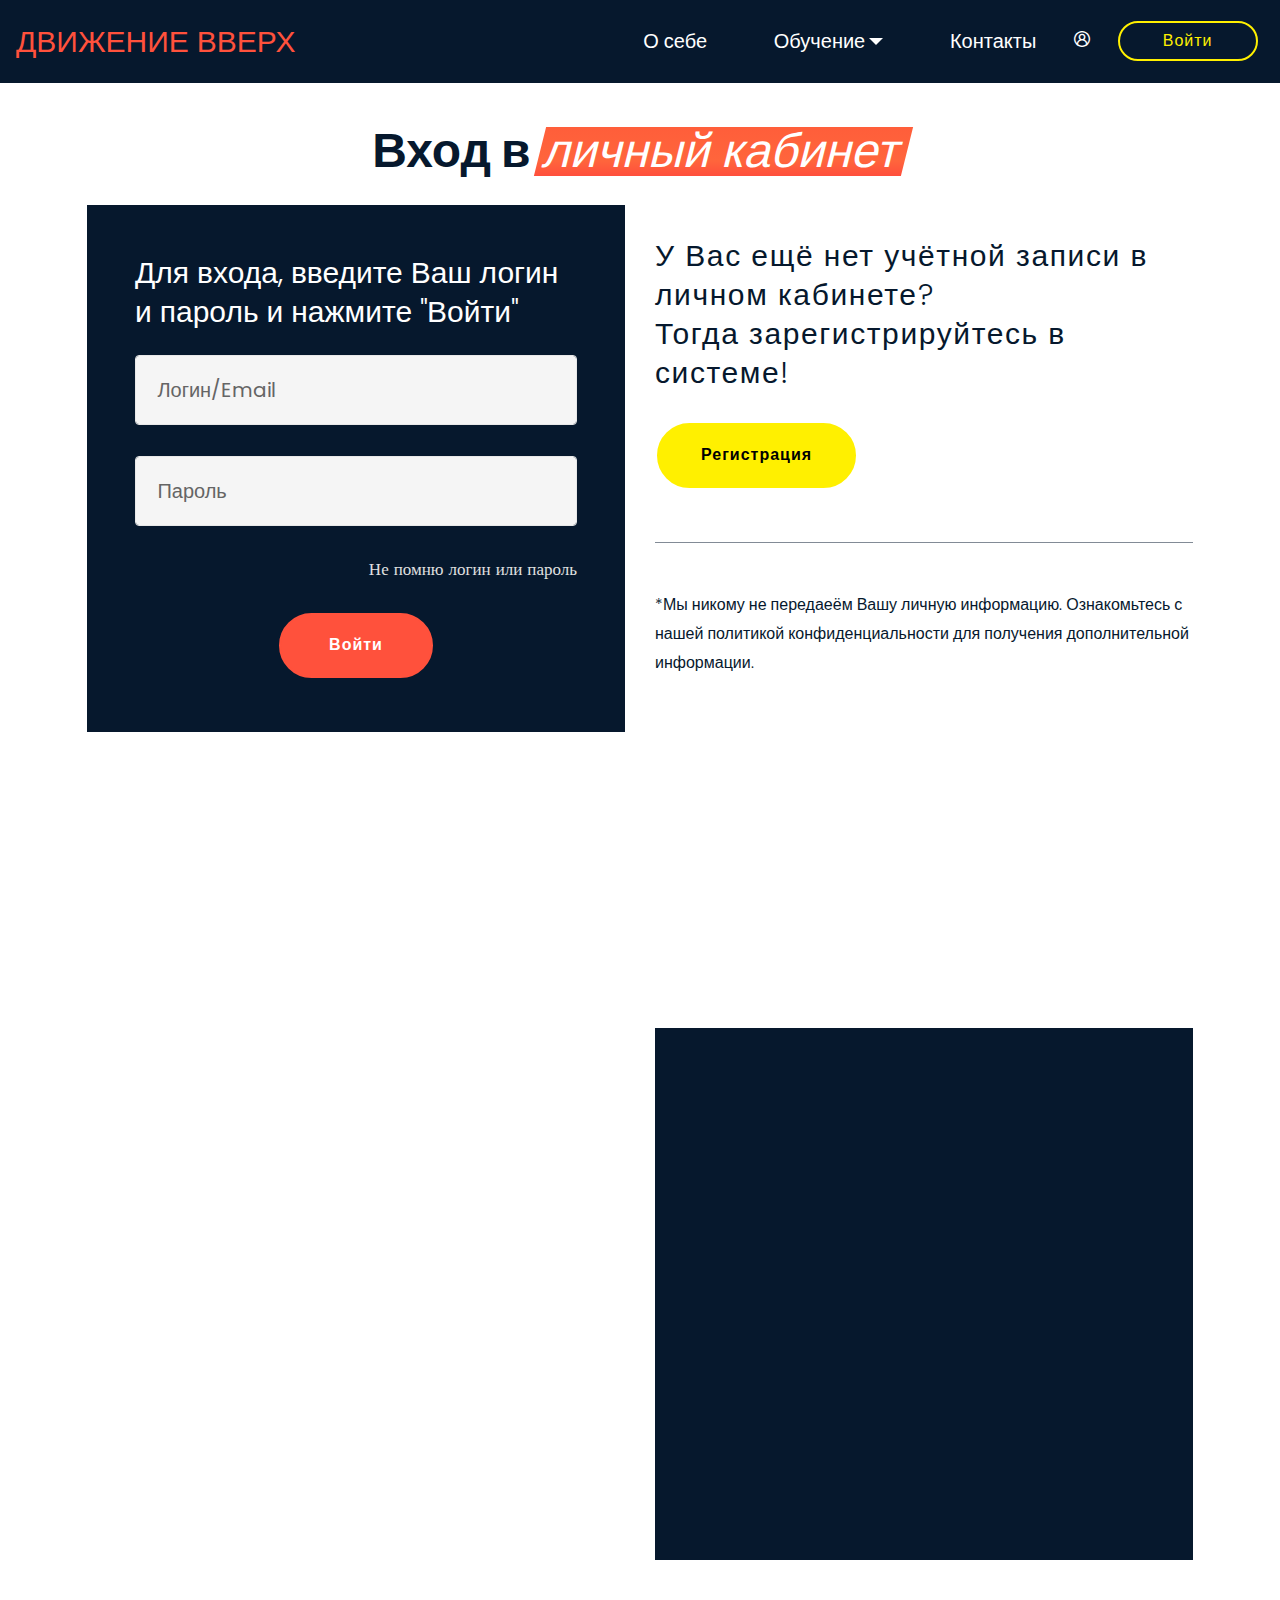
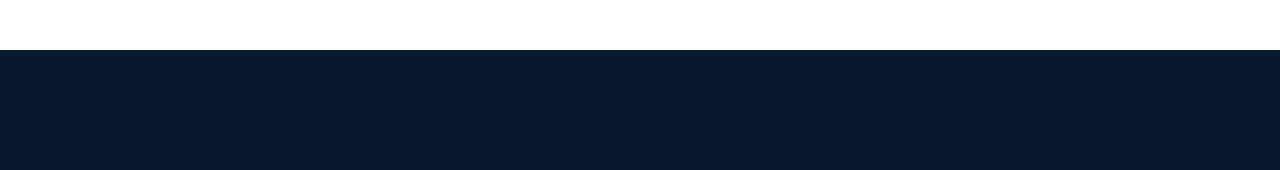
<file: auth.html>
<!DOCTYPE html>
<html  lang="ru">
<head>
  
  <meta charset="UTF-8">
  <meta http-equiv="X-UA-Compatible" content="IE=edge">
  
  <meta name="viewport" content="width=device-width, initial-scale=1, minimum-scale=1">
  <link rel="shortcut icon" href="assets/images/logo2.png" type="image/x-icon">
  <meta name="description" content=""Движение Вверх" марафон - Авторизация">
  
  
  <title>"Движение Вверх" марафон - Авторизация</title>
  <link rel="stylesheet" href="assets/web/assets/mobirise-icons/mobirise-icons.css">
  <link rel="stylesheet" href="assets/web/assets/mobirise-icons2/mobirise2.css">
  <link rel="stylesheet" href="assets/tether/tether.min.css">
  <link rel="stylesheet" href="assets/bootstrap/css/bootstrap.min.css">
  <link rel="stylesheet" href="assets/bootstrap/css/bootstrap-grid.min.css">
  <link rel="stylesheet" href="assets/bootstrap/css/bootstrap-reboot.min.css">
  <link rel="stylesheet" href="assets/facebook-plugin/style.css">
  <link rel="stylesheet" href="assets/dropdown/css/style.css">
  <link rel="stylesheet" href="assets/animatecss/animate.min.css">
  <link rel="stylesheet" href="assets/formstyler/jquery.formstyler.css">
  <link rel="stylesheet" href="assets/formstyler/jquery.formstyler.theme.css">
  <link rel="stylesheet" href="assets/datepicker/jquery.datetimepicker.min.css">
  <link rel="stylesheet" href="assets/socicon/css/styles.css">
  <link rel="stylesheet" href="assets/theme/css/style.css">
  <link rel="stylesheet" href="assets/recaptcha.css">
  <link rel="preload" as="style" href="assets/mobirise/css/mbr-additional.css"><link rel="stylesheet" href="assets/mobirise/css/mbr-additional.css" type="text/css">
  
  
  
  

</head>
<body>
  
  <section class="menu2 menu cid-s8RxysMMT7" once="menu" id="menu2-j">

    


    <nav class="navbar navbar-dropdown navbar-fixed-top navbar-expand-lg">
        <div class="navbar-brand">
            
            <span class="navbar-caption-wrap"><a class="navbar-caption text-primary display-5" href="index.html#header03-2">ДВИЖЕНИЕ ВВЕРХ</a></span>
        </div>
        <button class="navbar-toggler" type="button" data-toggle="collapse" data-target="#navbarSupportedContent" aria-controls="navbarNavAltMarkup" aria-expanded="false" aria-label="Toggle navigation">
            <div class="hamburger">
                <span></span>
                <span></span>
                <span></span>
                <span></span>
            </div>
        </button>
        <div class="collapse navbar-collapse" id="navbarSupportedContent">
            <ul class="navbar-nav nav-dropdown" data-app-modern-menu="true"><li class="nav-item">
                    <a class="nav-link link text-white text-primary display-7" href="index.html#content01-1b">
                        О себе</a>
                </li>
                <li class="nav-item dropdown open">
                    <a class="nav-link link text-white dropdown-toggle display-7" href="#" data-toggle="dropdown-submenu" aria-expanded="true">
                        Обучение</a>
                    <div class="dropdown-menu">
                        <a class="text-white dropdown-item text-primary display-7" href="index.html#content07-2f">Программа</a>
                        <a class="text-white dropdown-item text-primary display-7" href="index.html#testimonials01-b">Отзывы</a><a class="text-white dropdown-item text-primary display-7" href="index.html#accordion01-a">FAQ</a>
                    </div>

                </li><li class="nav-item">
                    <a class="nav-link link text-white text-primary display-7" href="index.html#map02-d">
                        Контакты</a>
                </li></ul>
            <div class="icons-menu">
                <div class="soc-item">
                    <a href="account_ready.html">
                        <span class="mbr-iconfont mobi-mbri-user-2 mobi-mbri"></span>
                    </a>
                </div>
                
                
                
                
                
            </div>
            <div class="navbar-buttons mbr-section-btn"><a class="btn btn-sm btn-success-outline display-4" href="auth.html">Войти</a></div>
        </div>
    </nav>
</section>

<section class="content02 cid-s8W7Ok1cDw" id="content02-n">

    

    
    <div class="container">
        <div class="row">
            <div class="card col-12 col-md-12">
                <div class="wrapper align-left">
                    <h3 class="mbr-section-title mbr-bold align-left mbr-fonts-style display-2"><span>Вход в</span>&nbsp;<span>личный кабинет</span></h3>
                    
                    
                    
                </div>
            </div>
        </div>
    </div>
</section>

<section class="mbr-section extForm cid-s8W7lwQa7y" id="extForm2-m">

    

    
   <div class="container">
        <div class="media-container-row">
            <div class="col-md-6 col-lg-6 block-content">
                <div class="form-block">
                    <div class="bg"></div>
                    <div class="form-wrap" data-form-type="formoid">
<!--Formbuilder Form-->
<form action="https://mobirise.eu/" method="POST" class="mbr-form form-with-styler" data-form-title="Mobirise Form"><input type="hidden" name="email" data-form-email="true" value="SWwCdaILHwl1DJ2p2WRRV5TYZX0VJgKWN/aJNyCu2s0T+usiO0hxrXsZwP/2fR5gsIMEtdz/ZKMgBewbNCtC/CUnl5kdSbR0H0I/DEoZ+jsauOd9sW1K/JY3+Of+FYer">
<div class="form-row">
<div hidden="hidden" data-form-alert="" class="alert alert-success col-12"></div>
<div hidden="hidden" data-form-alert-danger="" class="alert alert-danger col-12">
</div>
</div>
<div class="dragArea form-row">
<div class="col-md-12">
<h4 class="mbr-fonts-style mb-4 mbr-fonts-style display-5">Для входа, введите Ваш логин и пароль и нажмите "Войти"</h4>
</div>
<div class="col-md-12 form-group" data-for="login">
<input type="text" name="login" placeholder="Логин/Email" data-form-field="login" required="required" class="form-control input display-7" value="" id="login-extForm2-m">
</div>
<div class="col-lg-12 col-md-12 col-sm-12 form-group" data-for="password">
<input type="password" name="password" placeholder="Пароль" data-form-field="password" class="form-control display-7" required="required" value="" id="password-extForm2-m">
</div>
    <div class="col-lg-12 col-md-12 col-sm-12 align-right form-group"><a class="recovery" href="#">Не помню логин или пароль</a></div>
<div class="col-md-12 input-group-btn mt-2"><button type="submit" class="btn btn-primary btn-form btn-bgr display-4">Войти</button></div>
</div>
</form><!--Formbuilder Form-->
</div>
                </div>
            </div>
            <div class="col-md-6 col-lg-6">
                <div class="text-block">
                    
                    <h3 class="mbr-section-subtitle mbr-fonts-style mb-4 display-5">У Вас ещё нет учётной записи в личном кабинете? <br>Тогда зарегистрируйтесь в системе!</h3>
                    
                    <div class="mbr-section-btn mb-5"><a class="btn btn-md btn-bgr btn-success display-4" href="auth.html#content02-o">Регистрация</a></div>
                </div>
                <p class="mb-4 mbr-fonts-style subtext display-4 pt-5">*Мы никому не передаеём Вашу личную информацию. Ознакомьтесь с нашей политикой конфиденциальности для получения дополнительной информации.</p>
            </div>
        </div>
    </div>
</section>

<section class="content02 cid-s8WcjG7jJB" id="content02-o">

    

    
    <div class="container">
        <div class="row">
            <div class="card col-12 col-md-12">
                <div class="wrapper align-left">
                    <h3 class="mbr-section-title mbr-bold align-left mbr-fonts-style display-2"><span></span><span>Регистрация</span>&nbsp;в личном кабинете</h3>
                    
                    
                    
                </div>
            </div>
        </div>
    </div>
</section>

<section class="mbr-section extForm cid-s8WclkVp1k" id="extForm2-p">

    

    
   <div class="container">
        <div class="media-container-row">
            <div class="col-md-6 col-lg-6 block-content">
                <div class="form-block">
                    <div class="bg"></div>
                    <div class="form-wrap" data-form-type="formoid">
<!--Formbuilder Form-->
<form action="https://mobirise.eu/" method="POST" class="mbr-form form-with-styler" data-form-title="Mobirise Form"><input type="hidden" name="email" data-form-email="true" value="nqIt6YAv0WZB/10gA1YgWVDRPakF1WDcji0WpDFLCXxnbiBoX7Pz7m5o7lzoWGdc/d3f3gQIuA4jyY6bKc7sB/5C7twBiygycpaAp1EJP3uJrZwgvhCwGWJ2FkLDn1nl">
<div class="form-row">
<div hidden="hidden" data-form-alert="" class="alert alert-success col-12"></div>
<div hidden="hidden" data-form-alert-danger="" class="alert alert-danger col-12">
</div>
</div>
<div class="dragArea form-row">
<div class="col-lg-12 col-md-12 col-sm-12 form-group">
<div class="form-row">
<div class="col">
<input type="text" name="nameFirst" placeholder="Имя" data-form-field="nameFirst" class="form-control text-multiple" value="" id="nameFirst-extForm2-p">
</div>
<div class="col">
<input type="text" name="nameLast" placeholder="Фамилия" data-form-field="nameLast" class="form-control text-multiple" value="" id="nameLast-extForm2-p">
</div>
</div>
</div>
<div class="col-lg-12 col-md-12 col-sm-12 form-group" data-for="phone">
<input type="tel" name="phone" placeholder="Телефон" data-form-field="phone" required="required" class="form-control display-7" value="" id="phone-extForm2-p">
</div>
<div data-for="login" class="col-lg-12 col-md-12 col-sm-12 form-group">
<input type="text" name="login" placeholder="Email" data-form-field="login" class="form-control input display-7" required="required" value="" id="login-extForm2-p">
</div>
<div class="col-lg-12 col-md-12 col-sm-12 form-group">
<div class="form-control-label">
</div>
<div data-for="Подтверждаю, что мне уже есть 18 лет" class="form-check form-check-inline">
<input type="checkbox" value="Yes" name="Подтверждаю, что мне уже есть 18 лет" data-form-field="Подтверждаю, что мне уже есть 18 лет" required="required" class="form-check-input display-7" id="Подтверждаю, что мне уже есть 18 лет-extForm2-p">
<label for="Подтверждаю, что мне уже есть 18 лет-extForm2-p" class="form-check-label display-7">Подтверждаю, что мне уже есть 18 лет</label>
</div>
</div>
<div class="col-md-12 input-group-btn mt-2">
<button type="submit" class="btn btn-primary btn-form btn-bgr display-4">Подтвердить</button>
</div>
</div>
</form><!--Formbuilder Form-->
</div>
                </div>
            </div>
            <div class="col-md-6 col-lg-6">
                <div class="text-block">
                    
                    <h3 class="mbr-section-subtitle mbr-fonts-style mb-4 display-5">У Вас уже есть учётная запись в личном кабинете? <br>Тогда просто войдите!</h3>
                    
                    <div class="mbr-section-btn mb-5"><a class="btn btn-md btn-bgr btn-success display-4" href="auth.html#content02-n" target="_blank">Войти</a>
                    <a class="btn btn-md btn-bgr btn-info-outline display-4" href="#">Забыл логин или пароль</a></div>
                </div>
                <p class="mb-4 mbr-fonts-style subtext display-4">*Мы никому не передаеём Вашу личную информацию. Ознакомьтесь с нашей политикой конфиденциальности для получения дополнительной информации.</p>
            </div>
        </div>
    </div>
</section>

<section class="footer02 cid-rZqasE8Bhf" once="footers" id="footer02-k">

    

    

    <div class="container">

        <div class="row mbr-white justify-content-center">

            <div class="col-12 copyright mbr-flex">
                
            </div>


            <div class="col-12">


                <p class="mbr-text align-center mbr-fonts-style align-left display-4">© Разработка сайта. Есина М.В., 2020 <a href="https://m.electis.ru/" target="_blank">m.electis.ru</a> &nbsp;- все права защищены</p>
            </div>


        </div>

    </div>
</section>


  <script src="assets/web/assets/jquery/jquery.min.js"></script>
  <script src="assets/popper/popper.min.js"></script>
  <script src="assets/tether/tether.min.js"></script>
  <script src="assets/bootstrap/js/bootstrap.min.js"></script>
  <script src="https://connect.facebook.net/en_US/sdk.js#xfbml=1&version=v2.5"></script>
  <script src="https://apis.google.com/js/plusone.js"></script>
  <script src="assets/facebook-plugin/facebook-script.js"></script>
  <script src="assets/smoothscroll/smooth-scroll.js"></script>
  <script src="assets/dropdown/js/nav-dropdown.js"></script>
  <script src="assets/dropdown/js/navbar-dropdown.js"></script>
  <script src="assets/touchswipe/jquery.touch-swipe.min.js"></script>
  <script src="assets/viewportchecker/jquery.viewportchecker.js"></script>
  <script src="assets/formstyler/jquery.formstyler.js"></script>
  <script src="assets/formstyler/jquery.formstyler.min.js"></script>
  <script src="assets/datepicker/jquery.datetimepicker.full.js"></script>
  <script src="assets/theme/js/script.js"></script>
  <script src="assets/formoid.min.js"></script>
  
  
  
 <div id="scrollToTop" class="scrollToTop mbr-arrow-up"><a style="text-align: center;"><i class="mbr-arrow-up-icon mbr-arrow-up-icon-cm cm-icon cm-icon-smallarrow-up"></i></a></div>
    <input name="animation" type="hidden">
  
</body>
</html>
</file>
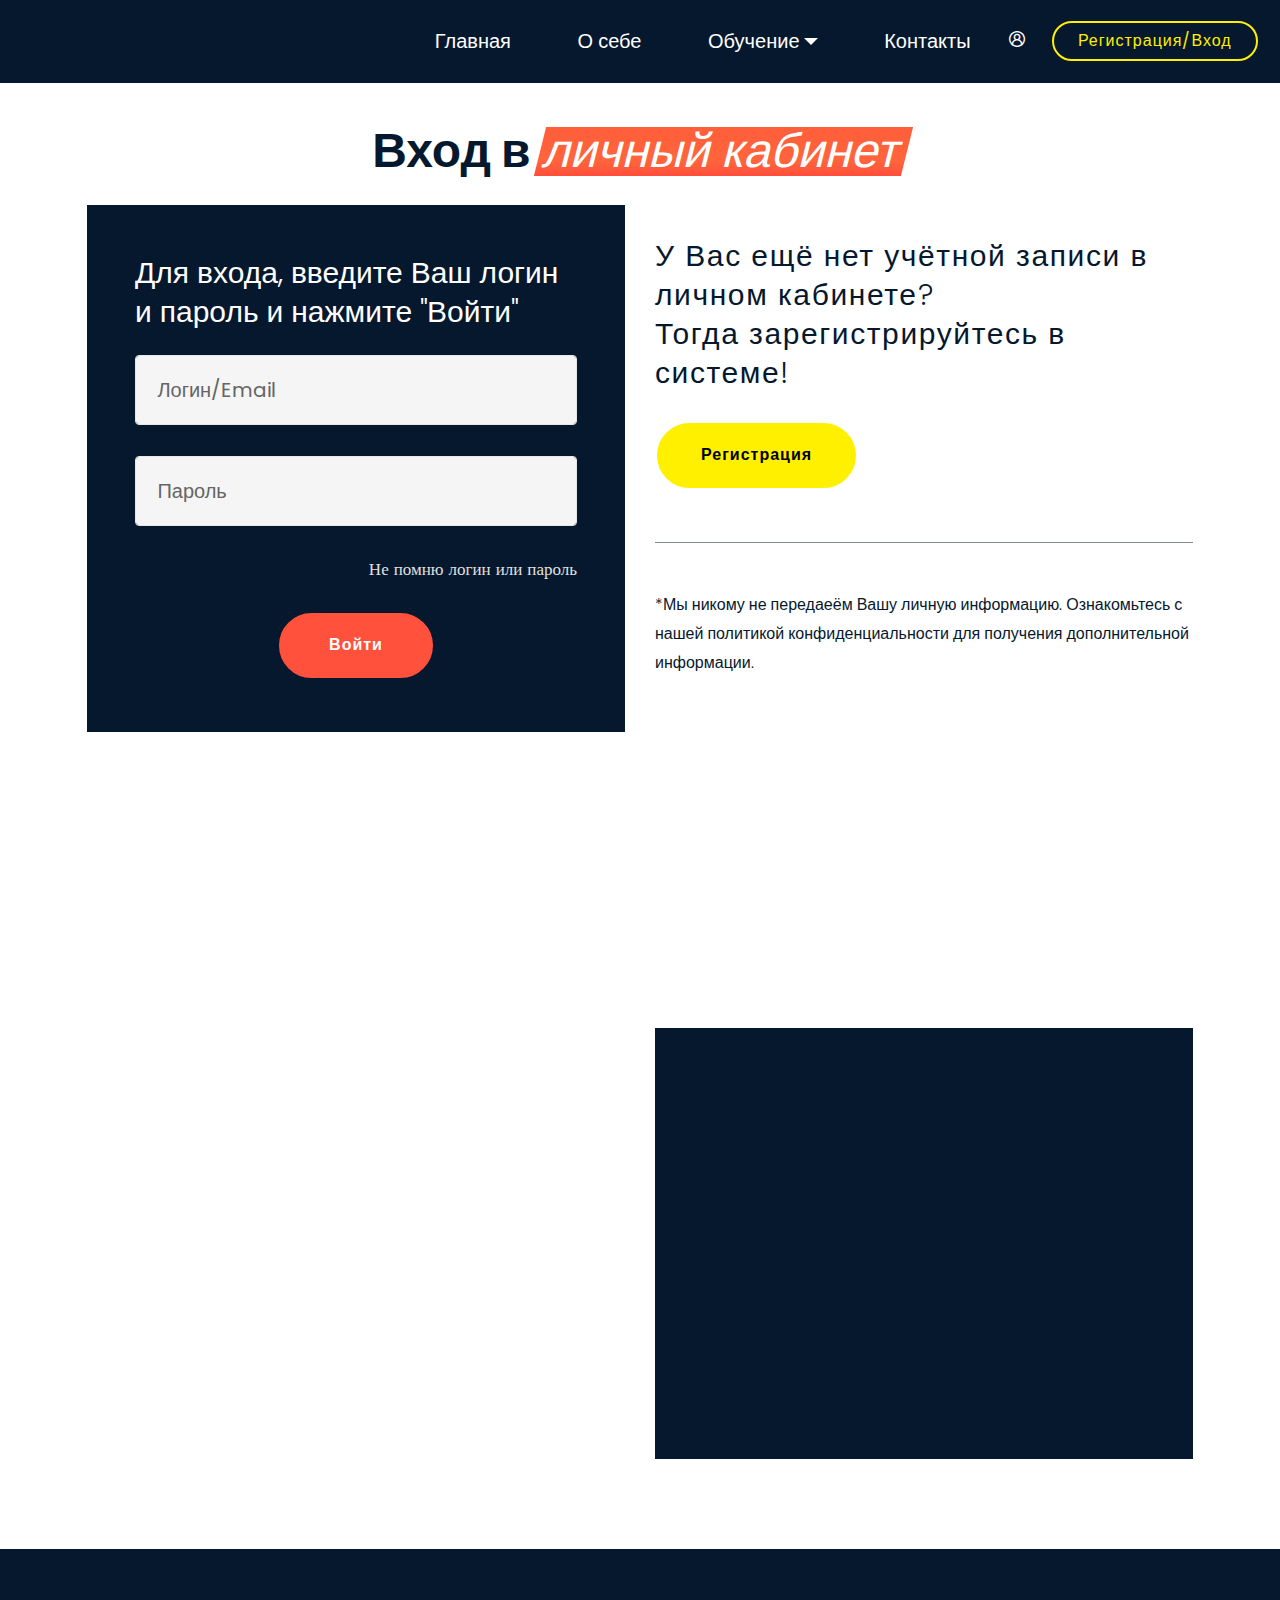
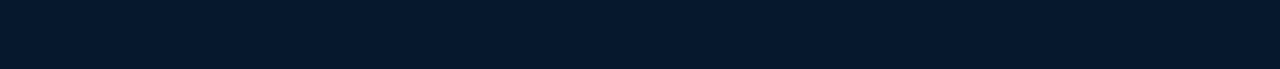
<file: page1.html>
<!DOCTYPE html>
<html  lang="ru">
<head>
  
  <meta charset="UTF-8">
  <meta http-equiv="X-UA-Compatible" content="IE=edge">
  
  <meta name="viewport" content="width=device-width, initial-scale=1, minimum-scale=1">
  <link rel="shortcut icon" href="assets/images/logo2.png" type="image/x-icon">
  <meta name="description" content=""Движение Вверх" марафон - Авторизация">
  
  
  <title>"Движение Вверх" марафон - Авторизация</title>
  <link rel="stylesheet" href="assets/web/assets/mobirise-icons/mobirise-icons.css">
  <link rel="stylesheet" href="assets/web/assets/mobirise-icons2/mobirise2.css">
  <link rel="stylesheet" href="assets/tether/tether.min.css">
  <link rel="stylesheet" href="assets/bootstrap/css/bootstrap.min.css">
  <link rel="stylesheet" href="assets/bootstrap/css/bootstrap-grid.min.css">
  <link rel="stylesheet" href="assets/bootstrap/css/bootstrap-reboot.min.css">
  <link rel="stylesheet" href="assets/dropdown/css/style.css">
  <link rel="stylesheet" href="assets/animatecss/animate.min.css">
  <link rel="stylesheet" href="assets/formstyler/jquery.formstyler.css">
  <link rel="stylesheet" href="assets/formstyler/jquery.formstyler.theme.css">
  <link rel="stylesheet" href="assets/datepicker/jquery.datetimepicker.min.css">
  <link rel="stylesheet" href="assets/socicon/css/styles.css">
  <link rel="stylesheet" href="assets/theme/css/style.css">
  <link rel="stylesheet" href="assets/recaptcha.css">
  <link rel="preload" as="style" href="assets/mobirise/css/mbr-additional.css"><link rel="stylesheet" href="assets/mobirise/css/mbr-additional.css" type="text/css">
  
  
  
  

</head>
<body>
  
  <section class="menu2 menu cid-s8RxysMMT7" once="menu" id="menu2-j">

    


    <nav class="navbar navbar-dropdown navbar-fixed-top navbar-expand-lg">
        <div class="navbar-brand">
            
            
        </div>
        <button class="navbar-toggler" type="button" data-toggle="collapse" data-target="#navbarSupportedContent" aria-controls="navbarNavAltMarkup" aria-expanded="false" aria-label="Toggle navigation">
            <div class="hamburger">
                <span></span>
                <span></span>
                <span></span>
                <span></span>
            </div>
        </button>
        <div class="collapse navbar-collapse" id="navbarSupportedContent">
            <ul class="navbar-nav nav-dropdown navbar-nav-top-padding" data-app-modern-menu="true"><li class="nav-item">
                    <a class="nav-link link text-white text-primary display-7" href="index.html#top">Главная</a>
                </li>
                <li class="nav-item">
                    <a class="nav-link link text-white text-primary display-7" href="index.html#accordion01-3">
                        О себе</a>
                </li>
                <li class="nav-item dropdown">
                    <a class="nav-link link text-white dropdown-toggle display-7" href="#" data-toggle="dropdown-submenu" aria-expanded="false">
                        Обучение</a>
                    <div class="dropdown-menu">
                        <a class="text-white dropdown-item text-primary display-7" href="index.html#content06-c">Программа</a>
                        <a class="text-white dropdown-item text-primary display-7" href="index.html#testimonials01-b">Отзывы</a>
                    </div>

                </li><li class="nav-item">
                    <a class="nav-link link text-white text-primary display-7" href="index.html#map02-d">
                        Контакты</a>
                </li></ul>
            <div class="icons-menu">
                <div class="soc-item">
                    <a href="#" target="_blank">
                        <span class="mbr-iconfont mobi-mbri-user-2 mobi-mbri"></span>
                    </a>
                </div>
                
                
                
                
                
            </div>
            <div class="navbar-buttons mbr-section-btn"><a class="btn btn-sm btn-success-outline display-4" href="#">Регистрация/Вход</a></div>
        </div>
    </nav>
</section>

<section class="content02 cid-s8W7Ok1cDw" id="content02-n">

    

    
    <div class="container">
        <div class="row">
            <div class="card col-12 col-md-12">
                <div class="wrapper align-left">
                    <h3 class="mbr-section-title mbr-bold align-left mbr-fonts-style display-2"><span>Вход в</span>&nbsp;<span>личный кабинет</span></h3>
                    
                    
                    
                </div>
            </div>
        </div>
    </div>
</section>

<section class="mbr-section extForm cid-s8W7lwQa7y" id="extForm2-m">

    

    
   <div class="container">
        <div class="media-container-row">
            <div class="col-md-6 col-lg-6 block-content">
                <div class="form-block">
                    <div class="bg"></div>
                    <div class="form-wrap" data-form-type="formoid">
<!--Formbuilder Form-->
<form action="https://mobirise.eu/" method="POST" class="mbr-form form-with-styler" data-form-title="Mobirise Form"><input type="hidden" name="email" data-form-email="true" value="G1SkMs3uVh0iLf/u552I/33d9teu6MXXORuYmk7AulEFKudZGCmGzz0Y7YxjKYvYXf154k9g9l374cJzQqR3MLLq4ImYx8Dmx3pQudqvxAcSHtyIwRBEy4F7TOUzCZQ8">
<div class="form-row">
<div hidden="hidden" data-form-alert="" class="alert alert-success col-12"></div>
<div hidden="hidden" data-form-alert-danger="" class="alert alert-danger col-12">
</div>
</div>
<div class="dragArea form-row">
<div class="col-md-12">
<h4 class="mbr-fonts-style mb-4 mbr-fonts-style display-5">Для входа, введите Ваш логин и пароль и нажмите "Войти"</h4>
</div>
<div class="col-md-12 form-group" data-for="login">
<input type="text" name="login" placeholder="Логин/Email" data-form-field="login" required="required" class="form-control input display-7" value="" id="login-extForm2-m">
</div>
<div class="col-lg-12 col-md-12 col-sm-12 form-group" data-for="password">
<input type="password" name="password" placeholder="Пароль" data-form-field="password" class="form-control display-7" required="required" value="" id="password-extForm2-m">
</div>
    <div class="col-lg-12 col-md-12 col-sm-12 align-right form-group"><a class="recovery" href="#">Не помню логин или пароль</a></div>
<div class="col-md-12 input-group-btn mt-2"><button type="submit" class="btn btn-primary btn-form btn-bgr display-4">Войти</button></div>
</div>
</form><!--Formbuilder Form-->
</div>
                </div>
            </div>
            <div class="col-md-6 col-lg-6">
                <div class="text-block">
                    
                    <h3 class="mbr-section-subtitle mbr-fonts-style mb-4 display-5">У Вас ещё нет учётной записи в личном кабинете? <br>Тогда зарегистрируйтесь в системе!</h3>
                    
                    <div class="mbr-section-btn mb-5"><a class="btn btn-md btn-bgr btn-success display-4" href="page1.html#content02-o">Регистрация</a>
                    </div>
                </div>
                <p class="mb-4 mbr-fonts-style subtext display-4 pt-5">*Мы никому не передаеём Вашу личную информацию. Ознакомьтесь с нашей политикой конфиденциальности для получения дополнительной информации.</p>
            </div>
        </div>
    </div>
</section>

<section class="content02 cid-s8WcjG7jJB" id="content02-o">

    

    
    <div class="container">
        <div class="row">
            <div class="card col-12 col-md-12">
                <div class="wrapper align-left">
                    <h3 class="mbr-section-title mbr-bold align-left mbr-fonts-style display-2"><span></span><span>Регистрация</span>&nbsp;в личном кабинете</h3>
                    
                    
                    
                </div>
            </div>
        </div>
    </div>
</section>

<section class="mbr-section extForm cid-s8WclkVp1k" id="extForm2-p">

    

    
   <div class="container">
        <div class="media-container-row">
            <div class="col-md-6 col-lg-6 block-content">
                <div class="form-block">
                    <div class="bg"></div>
                    <div class="form-wrap" data-form-type="formoid">
<!--Formbuilder Form-->
<form action="https://mobirise.eu/" method="POST" class="mbr-form form-with-styler" data-form-title="Mobirise Form"><input type="hidden" name="email" data-form-email="true" value="JHHyioYAZHWXBDqqgiUMDcV2FdjqGvKVW5ucQx+Bw8BIaxuMJ03takfcOoxg7gd3e+YQ1okUokkmzuPlKqWbRpFStBQtSCv1uAVZGflEngaXZs7vAs6vVlPMJYcILL4b">
<div class="form-row">
<div hidden="hidden" data-form-alert="" class="alert alert-success col-12"></div>
<div hidden="hidden" data-form-alert-danger="" class="alert alert-danger col-12">
</div>
</div>
<div class="dragArea form-row">
<div class="col-lg-12 col-md-12 col-sm-12 form-group">
<div class="form-row">
<div class="col">
<input type="text" name="nameFirst" placeholder="Имя" data-form-field="nameFirst" required="required" class="form-control text-multiple" value="" id="nameFirst-extForm2-p">
</div>
<div class="col">
<input type="text" name="nameLast" placeholder="Фамилия" data-form-field="nameLast" required="required" class="form-control text-multiple" value="" id="nameLast-extForm2-p">
</div>
</div>
</div>
<div class="col-lg-12 col-md-12 col-sm-12 form-group" data-for="login">
<input type="text" name="login" placeholder="Email" data-form-field="login" required="required" class="form-control input display-7" value="" id="login-extForm2-p">
</div>
<div class="col-lg-12 col-md-12 col-sm-12 form-group">
<div class="form-control-label">
</div>
<div data-for="Подтверждаю, что мне уже есть 18 лет" class="form-check form-check-inline">
<input type="checkbox" value="Yes" name="Подтверждаю, что мне уже есть 18 лет" data-form-field="Подтверждаю, что мне уже есть 18 лет" required="required" class="form-check-input display-7" id="Подтверждаю, что мне уже есть 18 лет-extForm2-p">
<label for="Подтверждаю, что мне уже есть 18 лет-extForm2-p" class="form-check-label display-7">Подтверждаю, что мне уже есть 18 лет</label>
</div>
</div>
<div class="col-md-12 input-group-btn mt-2"><button type="submit" class="btn btn-primary btn-form btn-bgr display-4">Подтвердить</button></div>
</div>
</form><!--Formbuilder Form-->
</div>
                </div>
            </div>
            <div class="col-md-6 col-lg-6">
                <div class="text-block">
                    
                    <h3 class="mbr-section-subtitle mbr-fonts-style mb-4 display-5">У Вас уже есть учётная запись в личном кабинете? <br>Тогда просто войдите!</h3>
                    
                    <div class="mbr-section-btn mb-5"><a class="btn btn-md btn-bgr btn-success display-4" href="#">Войти</a>
                    <a class="btn btn-md btn-bgr btn-info-outline display-4" href="#">Забыл логин или пароль</a></div>
                </div>
                <p class="mb-4 mbr-fonts-style subtext display-4">*Мы никому не передаеём Вашу личную информацию. Ознакомьтесь с нашей политикой конфиденциальности для получения дополнительной информации.</p>
            </div>
        </div>
    </div>
</section>

<section class="footer02 cid-rZqasE8Bhf" once="footers" id="footer02-k">

    

    

    <div class="container">

        <div class="row mbr-white justify-content-center">

            <div class="col-12 copyright mbr-flex">
                
            </div>


            <div class="col-12">


                <p class="mbr-text align-center mbr-fonts-style align-left display-4">© Разработка сайта. Есина М.В., 2020 <a href="https://m.electis.ru/" target="_blank">m.electis.ru</a> &nbsp;- все права защищены</p>
            </div>


        </div>

    </div>
</section>


  <script src="assets/web/assets/jquery/jquery.min.js"></script>
  <script src="assets/popper/popper.min.js"></script>
  <script src="assets/tether/tether.min.js"></script>
  <script src="assets/bootstrap/js/bootstrap.min.js"></script>
  <script src="assets/smoothscroll/smooth-scroll.js"></script>
  <script src="assets/dropdown/js/nav-dropdown.js"></script>
  <script src="assets/dropdown/js/navbar-dropdown.js"></script>
  <script src="assets/touchswipe/jquery.touch-swipe.min.js"></script>
  <script src="assets/viewportchecker/jquery.viewportchecker.js"></script>
  <script src="assets/formstyler/jquery.formstyler.js"></script>
  <script src="assets/formstyler/jquery.formstyler.min.js"></script>
  <script src="assets/datepicker/jquery.datetimepicker.full.js"></script>
  <script src="assets/theme/js/script.js"></script>
  <script src="assets/formoid.min.js"></script>
  
  
  
 <div id="scrollToTop" class="scrollToTop mbr-arrow-up"><a style="text-align: center;"><i class="mbr-arrow-up-icon mbr-arrow-up-icon-cm cm-icon cm-icon-smallarrow-up"></i></a></div>
    <input name="animation" type="hidden">
  
</body>
</html>
</file>
<file: assets/web/assets/mobirise-icons/mobirise-icons.css>
@font-face {
  font-family: 'MobiriseIcons';
  src:  url('mobirise-icons.eot?spat4u');
  src:  url('mobirise-icons.eot?spat4u#iefix') format('embedded-opentype'),
    url('mobirise-icons.ttf?spat4u') format('truetype'),
    url('mobirise-icons.woff?spat4u') format('woff'),
    url('mobirise-icons.svg?spat4u#MobiriseIcons') format('svg');
  font-weight: normal;
  font-style: normal;
  font-display: swap;
}

[class^="mbri-"], [class*=" mbri-"] {
  /* use !important to prevent issues with browser extensions that change fonts */
  font-family: MobiriseIcons !important;
  speak: none;
  font-style: normal;
  font-weight: normal;
  font-variant: normal;
  text-transform: none;
  line-height: 1;

  /* Better Font Rendering =========== */
  -webkit-font-smoothing: antialiased;
  -moz-osx-font-smoothing: grayscale;
}

.mbri-add-submenu:before {
  content: "\e900";
}
.mbri-alert:before {
  content: "\e901";
}
.mbri-align-center:before {
  content: "\e902";
}
.mbri-align-justify:before {
  content: "\e903";
}
.mbri-align-left:before {
  content: "\e904";
}
.mbri-align-right:before {
  content: "\e905";
}
.mbri-android:before {
  content: "\e906";
}
.mbri-apple:before {
  content: "\e907";
}
.mbri-arrow-down:before {
  content: "\e908";
}
.mbri-arrow-next:before {
  content: "\e909";
}
.mbri-arrow-prev:before {
  content: "\e90a";
}
.mbri-arrow-up:before {
  content: "\e90b";
}
.mbri-bold:before {
  content: "\e90c";
}
.mbri-bookmark:before {
  content: "\e90d";
}
.mbri-bootstrap:before {
  content: "\e90e";
}
.mbri-briefcase:before {
  content: "\e90f";
}
.mbri-browse:before {
  content: "\e910";
}
.mbri-bulleted-list:before {
  content: "\e911";
}
.mbri-calendar:before {
  content: "\e912";
}
.mbri-camera:before {
  content: "\e913";
}
.mbri-cart-add:before {
  content: "\e914";
}
.mbri-cart-full:before {
  content: "\e915";
}
.mbri-cash:before {
  content: "\e916";
}
.mbri-change-style:before {
  content: "\e917";
}
.mbri-chat:before {
  content: "\e918";
}
.mbri-clock:before {
  content: "\e919";
}
.mbri-close:before {
  content: "\e91a";
}
.mbri-cloud:before {
  content: "\e91b";
}
.mbri-code:before {
  content: "\e91c";
}
.mbri-contact-form:before {
  content: "\e91d";
}
.mbri-credit-card:before {
  content: "\e91e";
}
.mbri-cursor-click:before {
  content: "\e91f";
}
.mbri-cust-feedback:before {
  content: "\e920";
}
.mbri-database:before {
  content: "\e921";
}
.mbri-delivery:before {
  content: "\e922";
}
.mbri-desktop:before {
  content: "\e923";
}
.mbri-devices:before {
  content: "\e924";
}
.mbri-down:before {
  content: "\e925";
}
.mbri-download:before {
  content: "\e989";
}
.mbri-drag-n-drop:before {
  content: "\e927";
}
.mbri-drag-n-drop2:before {
  content: "\e928";
}
.mbri-edit:before {
  content: "\e929";
}
.mbri-edit2:before {
  content: "\e92a";
}
.mbri-error:before {
  content: "\e92b";
}
.mbri-extension:before {
  content: "\e92c";
}
.mbri-features:before {
  content: "\e92d";
}
.mbri-file:before {
  content: "\e92e";
}
.mbri-flag:before {
  content: "\e92f";
}
.mbri-folder:before {
  content: "\e930";
}
.mbri-gift:before {
  content: "\e931";
}
.mbri-github:before {
  content: "\e932";
}
.mbri-globe:before {
  content: "\e933";
}
.mbri-globe-2:before {
  content: "\e934";
}
.mbri-growing-chart:before {
  content: "\e935";
}
.mbri-hearth:before {
  content: "\e936";
}
.mbri-help:before {
  content: "\e937";
}
.mbri-home:before {
  content: "\e938";
}
.mbri-hot-cup:before {
  content: "\e939";
}
.mbri-idea:before {
  content: "\e93a";
}
.mbri-image-gallery:before {
  content: "\e93b";
}
.mbri-image-slider:before {
  content: "\e93c";
}
.mbri-info:before {
  content: "\e93d";
}
.mbri-italic:before {
  content: "\e93e";
}
.mbri-key:before {
  content: "\e93f";
}
.mbri-laptop:before {
  content: "\e940";
}
.mbri-layers:before {
  content: "\e941";
}
.mbri-left-right:before {
  content: "\e942";
}
.mbri-left:before {
  content: "\e943";
}
.mbri-letter:before {
  content: "\e944";
}
.mbri-like:before {
  content: "\e945";
}
.mbri-link:before {
  content: "\e946";
}
.mbri-lock:before {
  content: "\e947";
}
.mbri-login:before {
  content: "\e948";
}
.mbri-logout:before {
  content: "\e949";
}
.mbri-magic-stick:before {
  content: "\e94a";
}
.mbri-map-pin:before {
  content: "\e94b";
}
.mbri-menu:before {
  content: "\e94c";
}
.mbri-mobile:before {
  content: "\e94d";
}
.mbri-mobile2:before {
  content: "\e94e";
}
.mbri-mobirise:before {
  content: "\e94f";
}
.mbri-more-horizontal:before {
  content: "\e950";
}
.mbri-more-vertical:before {
  content: "\e951";
}
.mbri-music:before {
  content: "\e952";
}
.mbri-new-file:before {
  content: "\e953";
}
.mbri-numbered-list:before {
  content: "\e954";
}
.mbri-opened-folder:before {
  content: "\e955";
}
.mbri-pages:before {
  content: "\e956";
}
.mbri-paper-plane:before {
  content: "\e957";
}
.mbri-paperclip:before {
  content: "\e958";
}
.mbri-photo:before {
  content: "\e959";
}
.mbri-photos:before {
  content: "\e95a";
}
.mbri-pin:before {
  content: "\e95b";
}
.mbri-play:before {
  content: "\e95c";
}
.mbri-plus:before {
  content: "\e95d";
}
.mbri-preview:before {
  content: "\e95e";
}
.mbri-print:before {
  content: "\e95f";
}
.mbri-protect:before {
  content: "\e960";
}
.mbri-question:before {
  content: "\e961";
}
.mbri-quote-left:before {
  content: "\e962";
}
.mbri-quote-right:before {
  content: "\e963";
}
.mbri-refresh:before {
  content: "\e964";
}
.mbri-responsive:before {
  content: "\e965";
}
.mbri-right:before {
  content: "\e966";
}
.mbri-rocket:before {
  content: "\e967";
}
.mbri-sad-face:before {
  content: "\e968";
}
.mbri-sale:before {
  content: "\e969";
}
.mbri-save:before {
  content: "\e96a";
}
.mbri-search:before {
  content: "\e96b";
}
.mbri-setting:before {
  content: "\e96c";
}
.mbri-setting2:before {
  content: "\e96d";
}
.mbri-setting3:before {
  content: "\e96e";
}
.mbri-share:before {
  content: "\e96f";
}
.mbri-shopping-bag:before {
  content: "\e970";
}
.mbri-shopping-basket:before {
  content: "\e971";
}
.mbri-shopping-cart:before {
  content: "\e972";
}
.mbri-sites:before {
  content: "\e973";
}
.mbri-smile-face:before {
  content: "\e974";
}
.mbri-speed:before {
  content: "\e975";
}
.mbri-star:before {
  content: "\e976";
}
.mbri-success:before {
  content: "\e977";
}
.mbri-sun:before {
  content: "\e978";
}
.mbri-sun2:before {
  content: "\e979";
}
.mbri-tablet:before {
  content: "\e97a";
}
.mbri-tablet-vertical:before {
  content: "\e97b";
}
.mbri-target:before {
  content: "\e97c";
}
.mbri-timer:before {
  content: "\e97d";
}
.mbri-to-ftp:before {
  content: "\e97e";
}
.mbri-to-local-drive:before {
  content: "\e97f";
}
.mbri-touch-swipe:before {
  content: "\e980";
}
.mbri-touch:before {
  content: "\e981";
}
.mbri-trash:before {
  content: "\e982";
}
.mbri-underline:before {
  content: "\e983";
}
.mbri-unlink:before {
  content: "\e984";
}
.mbri-unlock:before {
  content: "\e985";
}
.mbri-up-down:before {
  content: "\e986";
}
.mbri-up:before {
  content: "\e987";
}
.mbri-update:before {
  content: "\e988";
}
.mbri-upload:before {
 content: "\e926"; 
}
.mbri-user:before {
  content: "\e98a";
}
.mbri-user2:before {
  content: "\e98b";
}
.mbri-users:before {
  content: "\e98c";
}
.mbri-video:before {
  content: "\e98d";
}
.mbri-video-play:before {
  content: "\e98e";
}
.mbri-watch:before {
  content: "\e98f";
}
.mbri-website-theme:before {
  content: "\e990";
}
.mbri-wifi:before {
  content: "\e991";
}
.mbri-windows:before {
  content: "\e992";
}
.mbri-zoom-out:before {
  content: "\e993";
}
.mbri-redo:before {
  content: "\e994";
}
.mbri-undo:before {
  content: "\e995";
}
</file>
<file: assets/web/assets/mobirise-icons2/mobirise2.css>
@font-face {
  font-family: 'Moririse2';
  font-display: swap;
  src:  url('mobirise2.eot?f2bix4');
  src:  url('mobirise2.eot?f2bix4#iefix') format('embedded-opentype'),
    url('mobirise2.ttf?f2bix4') format('truetype'),
    url('mobirise2.woff?f2bix4') format('woff'),
    url('mobirise2.svg?f2bix4#mobirise2') format('svg');
  font-weight: normal;
  font-style: normal;
}

[class^="mobi-"], [class*=" mobi-"] {
  /* use !important to prevent issues with browser extensions that change fonts */
  font-family: 'Moririse2' !important;
  speak: none;
  font-style: normal;
  font-weight: normal;
  font-variant: normal;
  text-transform: none;
  line-height: 1;

  /* Better Font Rendering =========== */
  -webkit-font-smoothing: antialiased;
  -moz-osx-font-smoothing: grayscale;
}

.mobi-mbri-add-submenu:before {
  content: "\e900";
}
.mobi-mbri-alert:before {
  content: "\e901";
}
.mobi-mbri-align-center:before {
  content: "\e902";
}
.mobi-mbri-align-justify:before {
  content: "\e903";
}
.mobi-mbri-align-left:before {
  content: "\e904";
}
.mobi-mbri-align-right:before {
  content: "\e905";
}
.mobi-mbri-android:before {
  content: "\e906";
}
.mobi-mbri-apple:before {
  content: "\e907";
}
.mobi-mbri-arrow-down:before {
  content: "\e908";
}
.mobi-mbri-arrow-next:before {
  content: "\e909";
}
.mobi-mbri-arrow-prev:before {
  content: "\e90a";
}
.mobi-mbri-arrow-up:before {
  content: "\e90b";
}
.mobi-mbri-bold:before {
  content: "\e90c";
}
.mobi-mbri-bookmark:before {
  content: "\e90d";
}
.mobi-mbri-bootstrap:before {
  content: "\e90e";
}
.mobi-mbri-briefcase:before {
  content: "\e90f";
}
.mobi-mbri-browse:before {
  content: "\e910";
}
.mobi-mbri-bulleted-list:before {
  content: "\e911";
}
.mobi-mbri-calendar:before {
  content: "\e912";
}
.mobi-mbri-camera:before {
  content: "\e913";
}
.mobi-mbri-cart-add:before {
  content: "\e914";
}
.mobi-mbri-cart-full:before {
  content: "\e915";
}
.mobi-mbri-cash:before {
  content: "\e916";
}
.mobi-mbri-change-style:before {
  content: "\e917";
}
.mobi-mbri-chat:before {
  content: "\e918";
}
.mobi-mbri-clock:before {
  content: "\e919";
}
.mobi-mbri-close:before {
  content: "\e91a";
}
.mobi-mbri-cloud:before {
  content: "\e91b";
}
.mobi-mbri-code:before {
  content: "\e91c";
}
.mobi-mbri-contact-form:before {
  content: "\e91d";
}
.mobi-mbri-credit-card:before {
  content: "\e91e";
}
.mobi-mbri-cursor-click:before {
  content: "\e91f";
}
.mobi-mbri-cust-feedback:before {
  content: "\e920";
}
.mobi-mbri-database:before {
  content: "\e921";
}
.mobi-mbri-delivery:before {
  content: "\e922";
}
.mobi-mbri-desktop:before {
  content: "\e923";
}
.mobi-mbri-devices:before {
  content: "\e924";
}
.mobi-mbri-down:before {
  content: "\e925";
}
.mobi-mbri-download-2:before {
  content: "\e926";
}
.mobi-mbri-download:before {
  content: "\e927";
}
.mobi-mbri-drag-n-drop-2:before {
  content: "\e928";
}
.mobi-mbri-drag-n-drop:before {
  content: "\e929";
}
.mobi-mbri-edit-2:before {
  content: "\e92a";
}
.mobi-mbri-edit:before {
  content: "\e92b";
}
.mobi-mbri-error:before {
  content: "\e92c";
}
.mobi-mbri-extension:before {
  content: "\e92d";
}
.mobi-mbri-features:before {
  content: "\e92e";
}
.mobi-mbri-file:before {
  content: "\e92f";
}
.mobi-mbri-flag:before {
  content: "\e930";
}
.mobi-mbri-folder:before {
  content: "\e931";
}
.mobi-mbri-gift:before {
  content: "\e932";
}
.mobi-mbri-github:before {
  content: "\e933";
}
.mobi-mbri-globe-2:before {
  content: "\e934";
}
.mobi-mbri-globe:before {
  content: "\e935";
}
.mobi-mbri-growing-chart:before {
  content: "\e936";
}
.mobi-mbri-hearth:before {
  content: "\e937";
}
.mobi-mbri-help:before {
  content: "\e938";
}
.mobi-mbri-home:before {
  content: "\e939";
}
.mobi-mbri-hot-cup:before {
  content: "\e93a";
}
.mobi-mbri-idea:before {
  content: "\e93b";
}
.mobi-mbri-image-gallery:before {
  content: "\e93c";
}
.mobi-mbri-image-slider:before {
  content: "\e93d";
}
.mobi-mbri-info:before {
  content: "\e93e";
}
.mobi-mbri-italic:before {
  content: "\e93f";
}
.mobi-mbri-key:before {
  content: "\e940";
}
.mobi-mbri-laptop:before {
  content: "\e941";
}
.mobi-mbri-layers:before {
  content: "\e942";
}
.mobi-mbri-left-right:before {
  content: "\e943";
}
.mobi-mbri-left:before {
  content: "\e944";
}
.mobi-mbri-letter:before {
  content: "\e945";
}
.mobi-mbri-like:before {
  content: "\e946";
}
.mobi-mbri-link:before {
  content: "\e947";
}
.mobi-mbri-lock:before {
  content: "\e948";
}
.mobi-mbri-login:before {
  content: "\e949";
}
.mobi-mbri-logout:before {
  content: "\e94a";
}
.mobi-mbri-magic-stick:before {
  content: "\e94b";
}
.mobi-mbri-map-pin:before {
  content: "\e94c";
}
.mobi-mbri-menu:before {
  content: "\e94d";
}
.mobi-mbri-mobile-2:before {
  content: "\e94e";
}
.mobi-mbri-mobile-horizontal:before {
  content: "\e94f";
}
.mobi-mbri-mobile:before {
  content: "\e950";
}
.mobi-mbri-mobirise:before {
  content: "\e951";
}
.mobi-mbri-more-horizontal:before {
  content: "\e952";
}
.mobi-mbri-more-vertical:before {
  content: "\e953";
}
.mobi-mbri-music:before {
  content: "\e954";
}
.mobi-mbri-new-file:before {
  content: "\e955";
}
.mobi-mbri-numbered-list:before {
  content: "\e956";
}
.mobi-mbri-opened-folder:before {
  content: "\e957";
}
.mobi-mbri-pages:before {
  content: "\e958";
}
.mobi-mbri-paper-plane:before {
  content: "\e959";
}
.mobi-mbri-paperclip:before {
  content: "\e95a";
}
.mobi-mbri-phone:before {
  content: "\e95b";
}
.mobi-mbri-photo:before {
  content: "\e95c";
}
.mobi-mbri-photos:before {
  content: "\e95d";
}
.mobi-mbri-pin:before {
  content: "\e95e";
}
.mobi-mbri-play:before {
  content: "\e95f";
}
.mobi-mbri-plus:before {
  content: "\e960";
}
.mobi-mbri-preview:before {
  content: "\e961";
}
.mobi-mbri-print:before {
  content: "\e962";
}
.mobi-mbri-protect:before {
  content: "\e963";
}
.mobi-mbri-question:before {
  content: "\e964";
}
.mobi-mbri-quote-left:before {
  content: "\e965";
}
.mobi-mbri-quote-right:before {
  content: "\e966";
}
.mobi-mbri-redo:before {
  content: "\e967";
}
.mobi-mbri-refresh:before {
  content: "\e968";
}
.mobi-mbri-responsive-2:before {
  content: "\e969";
}
.mobi-mbri-responsive:before {
  content: "\e96a";
}
.mobi-mbri-right:before {
  content: "\e96b";
}
.mobi-mbri-rocket:before {
  content: "\e96c";
}
.mobi-mbri-sad-face:before {
  content: "\e96d";
}
.mobi-mbri-sale:before {
  content: "\e96e";
}
.mobi-mbri-save:before {
  content: "\e96f";
}
.mobi-mbri-search:before {
  content: "\e970";
}
.mobi-mbri-setting-2:before {
  content: "\e971";
}
.mobi-mbri-setting-3:before {
  content: "\e972";
}
.mobi-mbri-setting:before {
  content: "\e973";
}
.mobi-mbri-share:before {
  content: "\e974";
}
.mobi-mbri-shopping-bag:before {
  content: "\e975";
}
.mobi-mbri-shopping-basket:before {
  content: "\e976";
}
.mobi-mbri-shopping-cart:before {
  content: "\e977";
}
.mobi-mbri-sites:before {
  content: "\e978";
}
.mobi-mbri-smile-face:before {
  content: "\e979";
}
.mobi-mbri-speed:before {
  content: "\e97a";
}
.mobi-mbri-star:before {
  content: "\e97b";
}
.mobi-mbri-success:before {
  content: "\e97c";
}
.mobi-mbri-sun:before {
  content: "\e97d";
}
.mobi-mbri-sun2:before {
  content: "\e97e";
}
.mobi-mbri-tablet-vertical:before {
  content: "\e97f";
}
.mobi-mbri-tablet:before {
  content: "\e980";
}
.mobi-mbri-target:before {
  content: "\e981";
}
.mobi-mbri-timer:before {
  content: "\e982";
}
.mobi-mbri-to-ftp:before {
  content: "\e983";
}
.mobi-mbri-to-local-drive:before {
  content: "\e984";
}
.mobi-mbri-touch-swipe:before {
  content: "\e985";
}
.mobi-mbri-touch:before {
  content: "\e986";
}
.mobi-mbri-trash:before {
  content: "\e987";
}
.mobi-mbri-underline:before {
  content: "\e988";
}
.mobi-mbri-undo:before {
  content: "\e989";
}
.mobi-mbri-unlink:before {
  content: "\e98a";
}
.mobi-mbri-unlock:before {
  content: "\e98b";
}
.mobi-mbri-up-down:before {
  content: "\e98c";
}
.mobi-mbri-up:before {
  content: "\e98d";
}
.mobi-mbri-update:before {
  content: "\e98e";
}
.mobi-mbri-upload-2:before {
  content: "\e98f";
}
.mobi-mbri-upload:before {
  content: "\e990";
}
.mobi-mbri-user-2:before {
  content: "\e991";
}
.mobi-mbri-user:before {
  content: "\e992";
}
.mobi-mbri-users:before {
  content: "\e993";
}
.mobi-mbri-video-play:before {
  content: "\e994";
}
.mobi-mbri-video:before {
  content: "\e995";
}
.mobi-mbri-watch:before {
  content: "\e996";
}
.mobi-mbri-website-theme-2:before {
  content: "\e997";
}
.mobi-mbri-website-theme:before {
  content: "\e998";
}
.mobi-mbri-wifi:before {
  content: "\e999";
}
.mobi-mbri-windows:before {
  content: "\e99a";
}
.mobi-mbri-zoom-in:before {
  content: "\e99b";
}
.mobi-mbri-zoom-out:before {
  content: "\e99c";
}
</file>
<file: assets/icon54/style.css>
@font-face {
    font-family: 'icon54';
    src: url('fonts/icon54.eot?uf6sbu');
    src: url('fonts/icon54.eot?uf6sbu#iefix') format('embedded-opentype'),
        url('fonts/icon54.ttf?uf6sbu') format('truetype'),
        url('fonts/icon54.woff?uf6sbu') format('woff'),
        url('fonts/icon54.svg?uf6sbu#icon54') format('svg');
    font-weight: normal;
    font-style: normal;
}

[class^='icon54-v1-'],
[class*=' icon54-v1-'] {
    /* use !important to prevent issues with browser extensions that change fonts */
    font-family: 'icon54' !important;
    speak: none;
    font-style: normal;
    font-weight: normal;
    font-variant: normal;
    text-transform: none;
    line-height: 1;

    /* Better Font Rendering =========== */
    -webkit-font-smoothing: antialiased;
    -moz-osx-font-smoothing: grayscale;
}

.icon54-v1-add-bag::before {
    content: '\e900';
}
.icon54-v1-add-cart2::before {
    content: '\e901';
}
.icon54-v1-add-chat1::before {
    content: '\e902';
}
.icon54-v1-add-chat2::before {
    content: '\e903';
}
.icon54-v1-add-chat3::before {
    content: '\e904';
}
.icon54-v1-bitcoin-bag::before {
    content: '\e905';
}
.icon54-v1-bitcoin-cart::before {
    content: '\e906';
}
.icon54-v1-cart::before {
    content: '\e907';
}
.icon54-v1-char-search2::before {
    content: '\e908';
}
.icon54-v1-chat-1::before {
    content: '\e909';
}
.icon54-v1-chat-2::before {
    content: '\e90a';
}
.icon54-v1-chat-3::before {
    content: '\e90b';
}
.icon54-v1-chat-bubble1::before {
    content: '\e90c';
}
.icon54-v1-chat-bubble2::before {
    content: '\e90d';
}
.icon54-v1-chat-bubble4::before {
    content: '\e90e';
}
.icon54-v1-chat-bubble5::before {
    content: '\e90f';
}
.icon54-v1-chat-buble3::before {
    content: '\e910';
}
.icon54-v1-chat-delete1::before {
    content: '\e911';
}
.icon54-v1-chat-delete2::before {
    content: '\e912';
}
.icon54-v1-chat-delete3::before {
    content: '\e913';
}
.icon54-v1-chat-error1::before {
    content: '\e914';
}
.icon54-v1-chat-error2::before {
    content: '\e915';
}
.icon54-v1-chat-error3::before {
    content: '\e916';
}
.icon54-v1-chat-help1::before {
    content: '\e917';
}
.icon54-v1-chat-help2::before {
    content: '\e918';
}
.icon54-v1-chat-help3::before {
    content: '\e919';
}
.icon54-v1-chat-remouve1::before {
    content: '\e91a';
}
.icon54-v1-chat-remouve2::before {
    content: '\e91b';
}
.icon54-v1-chat-remouve3::before {
    content: '\e91c';
}
.icon54-v1-chat-search1::before {
    content: '\e91d';
}
.icon54-v1-chat-search3::before {
    content: '\e91e';
}
.icon54-v1-chat-settings1::before {
    content: '\e91f';
}
.icon54-v1-chat-settings2::before {
    content: '\e920';
}
.icon54-v1-chat-settings3::before {
    content: '\e921';
}
.icon54-v1-chat-user1::before {
    content: '\e922';
}
.icon54-v1-chat-user2::before {
    content: '\e923';
}
.icon54-v1-chat-user3::before {
    content: '\e924';
}
.icon54-v1-chat-user4::before {
    content: '\e925';
}
.icon54-v1-check-out::before {
    content: '\e926';
}
.icon54-v1-clear-bag::before {
    content: '\e927';
}
.icon54-v1-clear-cart2::before {
    content: '\e928';
}
.icon54-v1-conference-chat::before {
    content: '\e929';
}
.icon54-v1-conference-speach::before {
    content: '\e92a';
}
.icon54-v1-credit-card::before {
    content: '\e92b';
}
.icon54-v1-cuppon::before {
    content: '\e92c';
}
.icon54-v1-dismiss-bag::before {
    content: '\e92d';
}
.icon54-v1-dismiss-cart::before {
    content: '\e92e';
}
.icon54-v1-dismiss-chat1::before {
    content: '\e92f';
}
.icon54-v1-dismiss-chat2::before {
    content: '\e930';
}
.icon54-v1-dismiss-chat3::before {
    content: '\e931';
}
.icon54-v1-dollar-bag::before {
    content: '\e932';
}
.icon54-v1-dollar-cart::before {
    content: '\e933';
}
.icon54-v1-done-bag::before {
    content: '\e934';
}
.icon54-v1-done-cat::before {
    content: '\e935';
}
.icon54-v1-dream-bubble1::before {
    content: '\e936';
}
.icon54-v1-dream-bubble2::before {
    content: '\e937';
}
.icon54-v1-dreamimg-2::before {
    content: '\e938';
}
.icon54-v1-dreaming-1::before {
    content: '\e939';
}
.icon54-v1-euro-bag::before {
    content: '\e93a';
}
.icon54-v1-euro-cart::before {
    content: '\e93b';
}
.icon54-v1-favorite-bag::before {
    content: '\e93c';
}
.icon54-v1-favorite-cart::before {
    content: '\e93d';
}
.icon54-v1-favorite-chat1::before {
    content: '\e93e';
}
.icon54-v1-favorite-chat2::before {
    content: '\e93f';
}
.icon54-v1-favorite-chat3::before {
    content: '\e940';
}
.icon54-v1-full-cart2::before {
    content: '\e941';
}
.icon54-v1-gift-box2::before {
    content: '\e942';
}
.icon54-v1-gift-card2::before {
    content: '\e943';
}
.icon54-v1-home-bag::before {
    content: '\e944';
}
.icon54-v1-hot-offer::before {
    content: '\e945';
}
.icon54-v1-mobile-shopping1::before {
    content: '\e946';
}
.icon54-v1-mobile-shopping2::before {
    content: '\e947';
}
.icon54-v1-on-sale2::before {
    content: '\e948';
}
.icon54-v1-on-sale::before {
    content: '\e949';
}
.icon54-v1-online-shopping1::before {
    content: '\e94a';
}
.icon54-v1-online-store::before {
    content: '\e94b';
}
.icon54-v1-open-box::before {
    content: '\e94c';
}
.icon54-v1-pound-bag::before {
    content: '\e94d';
}
.icon54-v1-pound-cart::before {
    content: '\e94e';
}
.icon54-v1-remouve-bag::before {
    content: '\e94f';
}
.icon54-v1-remouve-cart2::before {
    content: '\e950';
}
.icon54-v1-rotate-2::before {
    content: '\e951';
}
.icon54-v1-search-bag::before {
    content: '\e952';
}
.icon54-v1-search-cart::before {
    content: '\e953';
}
.icon54-v1-secure-shopping3::before {
    content: '\e954';
}
.icon54-v1-secure-shopping4::before {
    content: '\e955';
}
.icon54-v1-secure-shopping5::before {
    content: '\e956';
}
.icon54-v1-share-conversation1::before {
    content: '\e957';
}
.icon54-v1-share-conversation2::before {
    content: '\e958';
}
.icon54-v1-share-conversation3::before {
    content: '\e959';
}
.icon54-v1-shipping-box::before {
    content: '\e95a';
}
.icon54-v1-shipping-scedule::before {
    content: '\e95b';
}
.icon54-v1-shipping::before {
    content: '\e95c';
}
.icon54-v1-shopping-bag::before {
    content: '\e95d';
}
.icon54-v1-video-message::before {
    content: '\e95e';
}
.icon54-v1-voice-message::before {
    content: '\e95f';
}
.icon54-v1-web-shop1::before {
    content: '\e960';
}
.icon54-v1-web-shop2::before {
    content: '\e961';
}
.icon54-v1-web-shop3::before {
    content: '\e962';
}
.icon54-v1-d-blockchart1::before {
    content: '\e963';
}
.icon54-v1-112::before {
    content: '\e964';
}
.icon54-v1-911::before {
    content: '\e965';
}
.icon54-v1-add-call::before {
    content: '\e966';
}
.icon54-v1-balloons::before {
    content: '\e967';
}
.icon54-v1-baseball-cap::before {
    content: '\e968';
}
.icon54-v1-bat-man::before {
    content: '\e969';
}
.icon54-v1-block-call::before {
    content: '\e96a';
}
.icon54-v1-block-chart1::before {
    content: '\e96b';
}
.icon54-v1-block-chart2::before {
    content: '\e96c';
}
.icon54-v1-block-chart3::before {
    content: '\e96d';
}
.icon54-v1-bluetuth-phonespeaker::before {
    content: '\e96e';
}
.icon54-v1-call-24h::before {
    content: '\e96f';
}
.icon54-v1-call-center24h::before {
    content: '\e970';
}
.icon54-v1-call-forward::before {
    content: '\e971';
}
.icon54-v1-call-made::before {
    content: '\e972';
}
.icon54-v1-call-recieved::before {
    content: '\e973';
}
.icon54-v1-call-reservation::before {
    content: '\e974';
}
.icon54-v1-clear-call::before {
    content: '\e975';
}
.icon54-v1-crain-hook::before {
    content: '\e976';
}
.icon54-v1-decreasing-chart1::before {
    content: '\e977';
}
.icon54-v1-decreasing-chart2::before {
    content: '\e978';
}
.icon54-v1-delayed-call::before {
    content: '\e979';
}
.icon54-v1-diagram-1::before {
    content: '\e97a';
}
.icon54-v1-diagram-2::before {
    content: '\e97b';
}
.icon54-v1-diagram-3::before {
    content: '\e97c';
}
.icon54-v1-diagram-4::before {
    content: '\e97d';
}
.icon54-v1-dial-pad2::before {
    content: '\e97e';
}
.icon54-v1-dot-chart1::before {
    content: '\e97f';
}
.icon54-v1-dot-chart2::before {
    content: '\e980';
}
.icon54-v1-dot-chart3::before {
    content: '\e981';
}
.icon54-v1-enter-1::before {
    content: '\e982';
}
.icon54-v1-enter-2::before {
    content: '\e983';
}
.icon54-v1-exit-1::before {
    content: '\e984';
}
.icon54-v1-exit-2::before {
    content: '\e985';
}
.icon54-v1-fax-phone::before {
    content: '\e986';
}
.icon54-v1-fragment-chart::before {
    content: '\e987';
}
.icon54-v1-hold-theline::before {
    content: '\e988';
}
.icon54-v1-id-tag::before {
    content: '\e989';
}
.icon54-v1-increasing-chart1::before {
    content: '\e98a';
}
.icon54-v1-increasing-chart2::before {
    content: '\e98b';
}
.icon54-v1-key-2::before {
    content: '\e98c';
}
.icon54-v1-key-hole1::before {
    content: '\e98d';
}
.icon54-v1-key-hole2::before {
    content: '\e98e';
}
.icon54-v1-landscape-chart::before {
    content: '\e98f';
}
.icon54-v1-line-chart1::before {
    content: '\e990';
}
.icon54-v1-line-chart2::before {
    content: '\e991';
}
.icon54-v1-line-chart3::before {
    content: '\e992';
}
.icon54-v1-lock-1::before {
    content: '\e993';
}
.icon54-v1-lock-call::before {
    content: '\e994';
}
.icon54-v1-lock-user1::before {
    content: '\e995';
}
.icon54-v1-lock-user2::before {
    content: '\e996';
}
.icon54-v1-login-form1::before {
    content: '\e997';
}
.icon54-v1-login-form2::before {
    content: '\e998';
}
.icon54-v1-marge-call::before {
    content: '\e999';
}
.icon54-v1-missed-call::before {
    content: '\e99a';
}
.icon54-v1-name-tag::before {
    content: '\e99b';
}
.icon54-v1-open-lock::before {
    content: '\e99c';
}
.icon54-v1-pause-call::before {
    content: '\e99d';
}
.icon54-v1-phone-1::before {
    content: '\e99e';
}
.icon54-v1-phone-2::before {
    content: '\e99f';
}
.icon54-v1-phone-3::before {
    content: '\e9a0';
}
.icon54-v1-phone-4::before {
    content: '\e9a1';
}
.icon54-v1-phone-book::before {
    content: '\e9a2';
}
.icon54-v1-phone-box::before {
    content: '\e9a3';
}
.icon54-v1-phone-intalk::before {
    content: '\e9a4';
}
.icon54-v1-phone-ring::before {
    content: '\e9a5';
}
.icon54-v1-phone-shopping::before {
    content: '\e9a6';
}
.icon54-v1-pie-chart1::before {
    content: '\e9a7';
}
.icon54-v1-pie-chart2::before {
    content: '\e9a8';
}
.icon54-v1-pie-chart3::before {
    content: '\e9a9';
}
.icon54-v1-pin-code::before {
    content: '\e9aa';
}
.icon54-v1-public-phone::before {
    content: '\e9ab';
}
.icon54-v1-recall::before {
    content: '\e9ac';
}
.icon54-v1-record-call::before {
    content: '\e9ad';
}
.icon54-v1-remouve-call::before {
    content: '\e9ae';
}
.icon54-v1-ring-chart1::before {
    content: '\e9af';
}
.icon54-v1-ring-chart2::before {
    content: '\e9b0';
}
.icon54-v1-signal-0::before {
    content: '\e9b1';
}
.icon54-v1-signal-1::before {
    content: '\e9b2';
}
.icon54-v1-signal-2::before {
    content: '\e9b3';
}
.icon54-v1-signal-3::before {
    content: '\e9b4';
}
.icon54-v1-signal-4::before {
    content: '\e9b5';
}
.icon54-v1-signal-5::before {
    content: '\e9b6';
}
.icon54-v1-sinus::before {
    content: '\e9b7';
}
.icon54-v1-split-call::before {
    content: '\e9b8';
}
.icon54-v1-success-chart::before {
    content: '\e9b9';
}
.icon54-v1-table-chart1::before {
    content: '\e9ba';
}
.icon54-v1-table-chart2::before {
    content: '\e9bb';
}
.icon54-v1-tangent::before {
    content: '\e9bc';
}
.icon54-v1-bedroom::before {
    content: '\e9bd';
}
.icon54-v1-fingertouch::before {
    content: '\e9be';
}
.icon54-v1-hour::before {
    content: '\e9bf';
}
.icon54-v1-bedroom2::before {
    content: '\e9c0';
}
.icon54-v1-files::before {
    content: '\e9c1';
}
.icon54-v1-fingertouch2::before {
    content: '\e9c2';
}
.icon54-v1-files2::before {
    content: '\e9c3';
}
.icon54-v1-fingertouch3::before {
    content: '\e9c4';
}
.icon54-v1-starbed::before {
    content: '\e9c5';
}
.icon54-v1-g-network::before {
    content: '\e9c6';
}
.icon54-v1-gp-doc::before {
    content: '\e9c7';
}
.icon54-v1-fingerroatate::before {
    content: '\e9c8';
}
.icon54-v1-fingertouch4::before {
    content: '\e9c9';
}
.icon54-v1-g-network2::before {
    content: '\e9ca';
}
.icon54-v1-starhotel1::before {
    content: '\e9cb';
}
.icon54-v1-starhotel2::before {
    content: '\e9cc';
}
.icon54-v1-ball::before {
    content: '\e9cd';
}
.icon54-v1-min::before {
    content: '\e9ce';
}
.icon54-v1-by7::before {
    content: '\e9cf';
}
.icon54-v1-min2::before {
    content: '\e9d0';
}
.icon54-v1-min3::before {
    content: '\e9d1';
}
.icon54-v1-abascus-calculator::before {
    content: '\e9d2';
}
.icon54-v1-accordion::before {
    content: '\e9d3';
}
.icon54-v1-acrobat-file::before {
    content: '\e9d4';
}
.icon54-v1-add-basket::before {
    content: '\e9d5';
}
.icon54-v1-add-bookmark::before {
    content: '\e9d6';
}
.icon54-v1-add-card::before {
    content: '\e9d7';
}
.icon54-v1-add-cart::before {
    content: '\e9d8';
}
.icon54-v1-add-cloud::before {
    content: '\e9d9';
}
.icon54-v1-add-doc::before {
    content: '\e9da';
}
.icon54-v1-add-file::before {
    content: '\e9db';
}
.icon54-v1-add-folder::before {
    content: '\e9dc';
}
.icon54-v1-add-location::before {
    content: '\e9dd';
}
.icon54-v1-add-mail::before {
    content: '\e9de';
}
.icon54-v1-add-wifi::before {
    content: '\e9df';
}
.icon54-v1-addon-setting::before {
    content: '\e9e0';
}
.icon54-v1-addvertise::before {
    content: '\e9e1';
}
.icon54-v1-adobe-flashplayer::before {
    content: '\e9e2';
}
.icon54-v1-adobe::before {
    content: '\e9e3';
}
.icon54-v1-aif-doc::before {
    content: '\e9e4';
}
.icon54-v1-air-conditioner2::before {
    content: '\e9e5';
}
.icon54-v1-air-conditioner::before {
    content: '\e9e6';
}
.icon54-v1-air-conditioner1::before {
    content: '\e9e7';
}
.icon54-v1-airbnb::before {
    content: '\e9e8';
}
.icon54-v1-alambic::before {
    content: '\e9e9';
}
.icon54-v1-alarm-clock1::before {
    content: '\e9ea';
}
.icon54-v1-alarm-clock2::before {
    content: '\e9eb';
}
.icon54-v1-alarm-clock3::before {
    content: '\e9ec';
}
.icon54-v1-alarm-sound::before {
    content: '\e9ed';
}
.icon54-v1-align-center::before {
    content: '\e9ee';
}
.icon54-v1-align-left::before {
    content: '\e9ef';
}
.icon54-v1-align-right::before {
    content: '\e9f0';
}
.icon54-v1-all-directions::before {
    content: '\e9f1';
}
.icon54-v1-allert-card::before {
    content: '\e9f2';
}
.icon54-v1-alligator::before {
    content: '\e9f3';
}
.icon54-v1-alphabet-list::before {
    content: '\e9f4';
}
.icon54-v1-alu-recycle::before {
    content: '\e9f5';
}
.icon54-v1-amazon::before {
    content: '\e9f6';
}
.icon54-v1-ambulance-1::before {
    content: '\e9f7';
}
.icon54-v1-ambulance::before {
    content: '\e9f8';
}
.icon54-v1-amd::before {
    content: '\e9f9';
}
.icon54-v1-amex-2::before {
    content: '\e9fa';
}
.icon54-v1-amex::before {
    content: '\e9fb';
}
.icon54-v1-amplifier-1::before {
    content: '\e9fc';
}
.icon54-v1-amplifier-2::before {
    content: '\e9fd';
}
.icon54-v1-analogue-antenna::before {
    content: '\e9fe';
}
.icon54-v1-anchor::before {
    content: '\e9ff';
}
.icon54-v1-android::before {
    content: '\ea00';
}
.icon54-v1-angel2::before {
    content: '\ea01';
}
.icon54-v1-angel::before {
    content: '\ea02';
}
.icon54-v1-angry-birds2::before {
    content: '\ea03';
}
.icon54-v1-angry-birds::before {
    content: '\ea04';
}
.icon54-v1-anonymous-1::before {
    content: '\ea05';
}
.icon54-v1-anonymous-2::before {
    content: '\ea06';
}
.icon54-v1-ant::before {
    content: '\ea07';
}
.icon54-v1-antilop::before {
    content: '\ea08';
}
.icon54-v1-app-setting::before {
    content: '\ea09';
}
.icon54-v1-apple2::before {
    content: '\ea0a';
}
.icon54-v1-apple::before {
    content: '\ea0b';
}
.icon54-v1-appstore-2::before {
    content: '\ea0c';
}
.icon54-v1-arc-phisics::before {
    content: '\ea0d';
}
.icon54-v1-arcade::before {
    content: '\ea0e';
}
.icon54-v1-archery-1::before {
    content: '\ea0f';
}
.icon54-v1-archery-2::before {
    content: '\ea10';
}
.icon54-v1-aries::before {
    content: '\ea11';
}
.icon54-v1-army-solider::before {
    content: '\ea12';
}
.icon54-v1-artboard::before {
    content: '\ea13';
}
.icon54-v1-astronaut::before {
    content: '\ea14';
}
.icon54-v1-at-symbol::before {
    content: '\ea15';
}
.icon54-v1-ati::before {
    content: '\ea16';
}
.icon54-v1-atm-1::before {
    content: '\ea17';
}
.icon54-v1-atm-2::before {
    content: '\ea18';
}
.icon54-v1-atm-3::before {
    content: '\ea19';
}
.icon54-v1-atom::before {
    content: '\ea1a';
}
.icon54-v1-atomic-reactor::before {
    content: '\ea1b';
}
.icon54-v1-attach-file::before {
    content: '\ea1c';
}
.icon54-v1-attache-mail::before {
    content: '\ea1d';
}
.icon54-v1-attacher::before {
    content: '\ea1e';
}
.icon54-v1-attention-cloud::before {
    content: '\ea1f';
}
.icon54-v1-attention1-doc::before {
    content: '\ea20';
}
.icon54-v1-attention2-doc::before {
    content: '\ea21';
}
.icon54-v1-auction::before {
    content: '\ea22';
}
.icon54-v1-auto-flash::before {
    content: '\ea23';
}
.icon54-v1-auto-gearbox::before {
    content: '\ea24';
}
.icon54-v1-aux-cabel::before {
    content: '\ea25';
}
.icon54-v1-avi-doc::before {
    content: '\ea26';
}
.icon54-v1-backward-button::before {
    content: '\ea27';
}
.icon54-v1-backward::before {
    content: '\ea28';
}
.icon54-v1-bacteria-1::before {
    content: '\ea29';
}
.icon54-v1-bacteria-4::before {
    content: '\ea2a';
}
.icon54-v1-bad-pig::before {
    content: '\ea2b';
}
.icon54-v1-badminton::before {
    content: '\ea2c';
}
.icon54-v1-bag-1::before {
    content: '\ea2d';
}
.icon54-v1-bag-2::before {
    content: '\ea2e';
}
.icon54-v1-balance-1::before {
    content: '\ea2f';
}
.icon54-v1-balance-2::before {
    content: '\ea30';
}
.icon54-v1-bald-male::before {
    content: '\ea31';
}
.icon54-v1-ball-pen::before {
    content: '\ea32';
}
.icon54-v1-baloon::before {
    content: '\ea33';
}
.icon54-v1-banana::before {
    content: '\ea34';
}
.icon54-v1-banch::before {
    content: '\ea35';
}
.icon54-v1-bank-1::before {
    content: '\ea36';
}
.icon54-v1-bank-2::before {
    content: '\ea37';
}
.icon54-v1-bank3::before {
    content: '\ea38';
}
.icon54-v1-barbeque::before {
    content: '\ea39';
}
.icon54-v1-barcode-scanner::before {
    content: '\ea3a';
}
.icon54-v1-barcode::before {
    content: '\ea3b';
}
.icon54-v1-barrow::before {
    content: '\ea3c';
}
.icon54-v1-baseball-2::before {
    content: '\ea3d';
}
.icon54-v1-baseball::before {
    content: '\ea3e';
}
.icon54-v1-basket-1::before {
    content: '\ea3f';
}
.icon54-v1-basket-2::before {
    content: '\ea40';
}
.icon54-v1-basket-ball::before {
    content: '\ea41';
}
.icon54-v1-basket::before {
    content: '\ea42';
}
.icon54-v1-bass-key::before {
    content: '\ea43';
}
.icon54-v1-bat::before {
    content: '\ea44';
}
.icon54-v1-bath-robe::before {
    content: '\ea45';
}
.icon54-v1-battery2::before {
    content: '\ea46';
}
.icon54-v1-battery-0::before {
    content: '\ea47';
}
.icon54-v1-battery-1::before {
    content: '\ea48';
}
.icon54-v1-battery-2::before {
    content: '\ea49';
}
.icon54-v1-battery-3::before {
    content: '\ea4a';
}
.icon54-v1-battery-4::before {
    content: '\ea4b';
}
.icon54-v1-battery::before {
    content: '\ea4c';
}
.icon54-v1-battrey-charge::before {
    content: '\ea4d';
}
.icon54-v1-beach-ball::before {
    content: '\ea4e';
}
.icon54-v1-beanie-hat::before {
    content: '\ea4f';
}
.icon54-v1-bear::before {
    content: '\ea50';
}
.icon54-v1-beard-man::before {
    content: '\ea51';
}
.icon54-v1-beatle::before {
    content: '\ea52';
}
.icon54-v1-beats::before {
    content: '\ea53';
}
.icon54-v1-bee::before {
    content: '\ea54';
}
.icon54-v1-beer-mug::before {
    content: '\ea55';
}
.icon54-v1-behance::before {
    content: '\ea56';
}
.icon54-v1-bell2::before {
    content: '\ea57';
}
.icon54-v1-bell::before {
    content: '\ea58';
}
.icon54-v1-bellboy::before {
    content: '\ea59';
}
.icon54-v1-bellhop::before {
    content: '\ea5a';
}
.icon54-v1-belt::before {
    content: '\ea5b';
}
.icon54-v1-benjo::before {
    content: '\ea5c';
}
.icon54-v1-bezier-1::before {
    content: '\ea5d';
}
.icon54-v1-bezier-2::before {
    content: '\ea5e';
}
.icon54-v1-big-eye::before {
    content: '\ea5f';
}
.icon54-v1-big-jack::before {
    content: '\ea60';
}
.icon54-v1-big-shopping::before {
    content: '\ea61';
}
.icon54-v1-big-smile::before {
    content: '\ea62';
}
.icon54-v1-bike-1::before {
    content: '\ea63';
}
.icon54-v1-bike-2::before {
    content: '\ea64';
}
.icon54-v1-bike-3::before {
    content: '\ea65';
}
.icon54-v1-bike::before {
    content: '\ea66';
}
.icon54-v1-bikini::before {
    content: '\ea67';
}
.icon54-v1-binders::before {
    content: '\ea68';
}
.icon54-v1-bing::before {
    content: '\ea69';
}
.icon54-v1-binocular::before {
    content: '\ea6a';
}
.icon54-v1-bio-1::before {
    content: '\ea6b';
}
.icon54-v1-bio-2::before {
    content: '\ea6c';
}
.icon54-v1-bio-ennergy::before {
    content: '\ea6d';
}
.icon54-v1-bio-gas::before {
    content: '\ea6e';
}
.icon54-v1-biohazzard::before {
    content: '\ea6f';
}
.icon54-v1-bitcoin-2::before {
    content: '\ea70';
}
.icon54-v1-bitcoin-3::before {
    content: '\ea71';
}
.icon54-v1-bitcoin-cloud::before {
    content: '\ea72';
}
.icon54-v1-bitcoin-doc::before {
    content: '\ea73';
}
.icon54-v1-black-friday::before {
    content: '\ea74';
}
.icon54-v1-blank-file::before {
    content: '\ea75';
}
.icon54-v1-blend-tool::before {
    content: '\ea76';
}
.icon54-v1-blogger::before {
    content: '\ea77';
}
.icon54-v1-blood-drop::before {
    content: '\ea78';
}
.icon54-v1-bluetuth::before {
    content: '\ea79';
}
.icon54-v1-blututh-headset::before {
    content: '\ea7a';
}
.icon54-v1-boiled-egg::before {
    content: '\ea7b';
}
.icon54-v1-bold::before {
    content: '\ea7c';
}
.icon54-v1-bomb::before {
    content: '\ea7d';
}
.icon54-v1-bomber-man::before {
    content: '\ea7e';
}
.icon54-v1-bookmark-1::before {
    content: '\ea7f';
}
.icon54-v1-bookmark-2::before {
    content: '\ea80';
}
.icon54-v1-bookmark-3::before {
    content: '\ea81';
}
.icon54-v1-bookmark-4::before {
    content: '\ea82';
}
.icon54-v1-bookmark-settings::before {
    content: '\ea83';
}
.icon54-v1-bookmark-site2::before {
    content: '\ea84';
}
.icon54-v1-bookmark-site::before {
    content: '\ea85';
}
.icon54-v1-bookmarked-file::before {
    content: '\ea86';
}
.icon54-v1-boot::before {
    content: '\ea87';
}
.icon54-v1-botcoin-1::before {
    content: '\ea88';
}
.icon54-v1-bow-tie::before {
    content: '\ea89';
}
.icon54-v1-bow::before {
    content: '\ea8a';
}
.icon54-v1-bowler-hat::before {
    content: '\ea8b';
}
.icon54-v1-bowling-ball::before {
    content: '\ea8c';
}
.icon54-v1-bowling::before {
    content: '\ea8d';
}
.icon54-v1-boxing-bag::before {
    content: '\ea8e';
}
.icon54-v1-boxing-glov::before {
    content: '\ea8f';
}
.icon54-v1-boxing-helmet::before {
    content: '\ea90';
}
.icon54-v1-boxing-ring::before {
    content: '\ea91';
}
.icon54-v1-bra::before {
    content: '\ea92';
}
.icon54-v1-brain::before {
    content: '\ea93';
}
.icon54-v1-bread::before {
    content: '\ea94';
}
.icon54-v1-breakout::before {
    content: '\ea95';
}
.icon54-v1-bridge::before {
    content: '\ea96';
}
.icon54-v1-briefcase-1::before {
    content: '\ea97';
}
.icon54-v1-briefcase-2::before {
    content: '\ea98';
}
.icon54-v1-brightness-2::before {
    content: '\ea99';
}
.icon54-v1-brightness-3::before {
    content: '\ea9a';
}
.icon54-v1-brigthness-1::before {
    content: '\ea9b';
}
.icon54-v1-broken-glas::before {
    content: '\ea9c';
}
.icon54-v1-broken-heart::before {
    content: '\ea9d';
}
.icon54-v1-broken-link::before {
    content: '\ea9e';
}
.icon54-v1-brush-1::before {
    content: '\ea9f';
}
.icon54-v1-brush-2::before {
    content: '\eaa0';
}
.icon54-v1-bucket::before {
    content: '\eaa1';
}
.icon54-v1-buddybuilding::before {
    content: '\eaa2';
}
.icon54-v1-bug-protect::before {
    content: '\eaa3';
}
.icon54-v1-bullet-list::before {
    content: '\eaa4';
}
.icon54-v1-bulleted-list::before {
    content: '\eaa5';
}
.icon54-v1-bus-1::before {
    content: '\eaa6';
}
.icon54-v1-bus-2::before {
    content: '\eaa7';
}
.icon54-v1-bus-3::before {
    content: '\eaa8';
}
.icon54-v1-busi-2::before {
    content: '\eaa9';
}
.icon54-v1-business-man::before {
    content: '\eaaa';
}
.icon54-v1-business-woman::before {
    content: '\eaab';
}
.icon54-v1-busy-1::before {
    content: '\eaac';
}
.icon54-v1-butterfly::before {
    content: '\eaad';
}
.icon54-v1-button::before {
    content: '\eaae';
}
.icon54-v1-cab::before {
    content: '\eaaf';
}
.icon54-v1-cabine-lift::before {
    content: '\eab0';
}
.icon54-v1-cactus::before {
    content: '\eab1';
}
.icon54-v1-caffe-bean::before {
    content: '\eab2';
}
.icon54-v1-caffe-mug::before {
    content: '\eab3';
}
.icon54-v1-calculator-1::before {
    content: '\eab4';
}
.icon54-v1-calculator-2::before {
    content: '\eab5';
}
.icon54-v1-calculator-3::before {
    content: '\eab6';
}
.icon54-v1-calculator-4::before {
    content: '\eab7';
}
.icon54-v1-calendar-clock::before {
    content: '\eab8';
}
.icon54-v1-calendar::before {
    content: '\eab9';
}
.icon54-v1-call::before {
    content: '\eaba';
}
.icon54-v1-camel::before {
    content: '\eabb';
}
.icon54-v1-camera-12::before {
    content: '\eabc';
}
.icon54-v1-camera-1::before {
    content: '\eabd';
}
.icon54-v1-camera-22::before {
    content: '\eabe';
}
.icon54-v1-camera-2::before {
    content: '\eabf';
}
.icon54-v1-camera-3::before {
    content: '\eac0';
}
.icon54-v1-camera-42::before {
    content: '\eac1';
}
.icon54-v1-camera-4::before {
    content: '\eac2';
}
.icon54-v1-camera-5::before {
    content: '\eac3';
}
.icon54-v1-camera-6::before {
    content: '\eac4';
}
.icon54-v1-camera-7::before {
    content: '\eac5';
}
.icon54-v1-camera-8::before {
    content: '\eac6';
}
.icon54-v1-camera-9::before {
    content: '\eac7';
}
.icon54-v1-camera-rear::before {
    content: '\eac8';
}
.icon54-v1-camera-roll::before {
    content: '\eac9';
}
.icon54-v1-camp-bag::before {
    content: '\eaca';
}
.icon54-v1-camp-fire2::before {
    content: '\eacb';
}
.icon54-v1-camp-fire::before {
    content: '\eacc';
}
.icon54-v1-camping-knief::before {
    content: '\eacd';
}
.icon54-v1-candell::before {
    content: '\eace';
}
.icon54-v1-candy-stick::before {
    content: '\eacf';
}
.icon54-v1-candy::before {
    content: '\ead0';
}
.icon54-v1-captain-america::before {
    content: '\ead1';
}
.icon54-v1-car-1::before {
    content: '\ead2';
}
.icon54-v1-car-2::before {
    content: '\ead3';
}
.icon54-v1-car-3::before {
    content: '\ead4';
}
.icon54-v1-car-airpump::before {
    content: '\ead5';
}
.icon54-v1-car-secure::before {
    content: '\ead6';
}
.icon54-v1-car-service::before {
    content: '\ead7';
}
.icon54-v1-car-wash::before {
    content: '\ead8';
}
.icon54-v1-card-pay::before {
    content: '\ead9';
}
.icon54-v1-card-validity::before {
    content: '\eada';
}
.icon54-v1-cargo-ship::before {
    content: '\eadb';
}
.icon54-v1-carnaval::before {
    content: '\eadc';
}
.icon54-v1-carrot::before {
    content: '\eadd';
}
.icon54-v1-cart-1::before {
    content: '\eade';
}
.icon54-v1-cart-2::before {
    content: '\eadf';
}
.icon54-v1-cart-done::before {
    content: '\eae0';
}
.icon54-v1-cash-pay::before {
    content: '\eae1';
}
.icon54-v1-cash-payment::before {
    content: '\eae2';
}
.icon54-v1-cassette::before {
    content: '\eae3';
}
.icon54-v1-cat::before {
    content: '\eae4';
}
.icon54-v1-cd-case::before {
    content: '\eae5';
}
.icon54-v1-cello::before {
    content: '\eae6';
}
.icon54-v1-celsius::before {
    content: '\eae7';
}
.icon54-v1-chaplin::before {
    content: '\eae8';
}
.icon54-v1-character-spacing::before {
    content: '\eae9';
}
.icon54-v1-check-file::before {
    content: '\eaea';
}
.icon54-v1-check::before {
    content: '\eaeb';
}
.icon54-v1-checkout-bitcoin1::before {
    content: '\eaec';
}
.icon54-v1-checkout-bitcoin2::before {
    content: '\eaed';
}
.icon54-v1-checkout-dollar1::before {
    content: '\eaee';
}
.icon54-v1-checkout-dollar2::before {
    content: '\eaef';
}
.icon54-v1-checkout-euro1::before {
    content: '\eaf0';
}
.icon54-v1-checkout-euro2::before {
    content: '\eaf1';
}
.icon54-v1-checkout-pound1::before {
    content: '\eaf2';
}
.icon54-v1-checout-pound2::before {
    content: '\eaf3';
}
.icon54-v1-cheese::before {
    content: '\eaf4';
}
.icon54-v1-cheetah::before {
    content: '\eaf5';
}
.icon54-v1-chef::before {
    content: '\eaf6';
}
.icon54-v1-cherry::before {
    content: '\eaf7';
}
.icon54-v1-chess::before {
    content: '\eaf8';
}
.icon54-v1-chicken-leg::before {
    content: '\eaf9';
}
.icon54-v1-chicken::before {
    content: '\eafa';
}
.icon54-v1-chilly::before {
    content: '\eafb';
}
.icon54-v1-chimney::before {
    content: '\eafc';
}
.icon54-v1-chip::before {
    content: '\eafd';
}
.icon54-v1-christmas-decoration::before {
    content: '\eafe';
}
.icon54-v1-christmas-light::before {
    content: '\eaff';
}
.icon54-v1-christmas-star::before {
    content: '\eb00';
}
.icon54-v1-christmas-tree::before {
    content: '\eb01';
}
.icon54-v1-chrome::before {
    content: '\eb02';
}
.icon54-v1-circus::before {
    content: '\eb03';
}
.icon54-v1-clear-basket::before {
    content: '\eb04';
}
.icon54-v1-clear-bookmark::before {
    content: '\eb05';
}
.icon54-v1-clear-cart::before {
    content: '\eb06';
}
.icon54-v1-clear-file::before {
    content: '\eb07';
}
.icon54-v1-clear-folder::before {
    content: '\eb08';
}
.icon54-v1-clear-format::before {
    content: '\eb09';
}
.icon54-v1-clear-formatting::before {
    content: '\eb0a';
}
.icon54-v1-clear-location::before {
    content: '\eb0b';
}
.icon54-v1-clear-network::before {
    content: '\eb0c';
}
.icon54-v1-click-1::before {
    content: '\eb0d';
}
.icon54-v1-click-2::before {
    content: '\eb0e';
}
.icon54-v1-clock-1::before {
    content: '\eb0f';
}
.icon54-v1-clock-2::before {
    content: '\eb10';
}
.icon54-v1-clone-cloud::before {
    content: '\eb11';
}
.icon54-v1-close-2::before {
    content: '\eb12';
}
.icon54-v1-closr-1::before {
    content: '\eb13';
}
.icon54-v1-cloud2::before {
    content: '\eb14';
}
.icon54-v1-cloud-download::before {
    content: '\eb15';
}
.icon54-v1-cloud-drive::before {
    content: '\eb16';
}
.icon54-v1-cloud-folder2::before {
    content: '\eb17';
}
.icon54-v1-cloud-folder::before {
    content: '\eb18';
}
.icon54-v1-cloud-help::before {
    content: '\eb19';
}
.icon54-v1-cloud-list::before {
    content: '\eb1a';
}
.icon54-v1-cloud-network::before {
    content: '\eb1b';
}
.icon54-v1-cloud-server::before {
    content: '\eb1c';
}
.icon54-v1-cloud-setting::before {
    content: '\eb1d';
}
.icon54-v1-cloud-upload::before {
    content: '\eb1e';
}
.icon54-v1-cloud::before {
    content: '\eb1f';
}
.icon54-v1-cloudy-day::before {
    content: '\eb20';
}
.icon54-v1-cloudy-fog::before {
    content: '\eb21';
}
.icon54-v1-cloudy-night::before {
    content: '\eb22';
}
.icon54-v1-cloudy::before {
    content: '\eb23';
}
.icon54-v1-clown::before {
    content: '\eb24';
}
.icon54-v1-clubs-acecard::before {
    content: '\eb25';
}
.icon54-v1-cmera-3::before {
    content: '\eb26';
}
.icon54-v1-cmyk::before {
    content: '\eb27';
}
.icon54-v1-coal-railcar::before {
    content: '\eb28';
}
.icon54-v1-coat-rank::before {
    content: '\eb29';
}
.icon54-v1-coat::before {
    content: '\eb2a';
}
.icon54-v1-coce-withglass::before {
    content: '\eb2b';
}
.icon54-v1-cockroach::before {
    content: '\eb2c';
}
.icon54-v1-coctail-glass1::before {
    content: '\eb2d';
}
.icon54-v1-coctail-glass2::before {
    content: '\eb2e';
}
.icon54-v1-coding::before {
    content: '\eb2f';
}
.icon54-v1-coffe-togo::before {
    content: '\eb30';
}
.icon54-v1-coffe::before {
    content: '\eb31';
}
.icon54-v1-coin-andcash::before {
    content: '\eb32';
}
.icon54-v1-coins-1::before {
    content: '\eb33';
}
.icon54-v1-coins-2::before {
    content: '\eb34';
}
.icon54-v1-coins-3::before {
    content: '\eb35';
}
.icon54-v1-combine-file::before {
    content: '\eb36';
}
.icon54-v1-compact-disc::before {
    content: '\eb37';
}
.icon54-v1-compas-rose::before {
    content: '\eb38';
}
.icon54-v1-compass-1::before {
    content: '\eb39';
}
.icon54-v1-compass-2::before {
    content: '\eb3a';
}
.icon54-v1-compose-mail1::before {
    content: '\eb3b';
}
.icon54-v1-compose-mail2::before {
    content: '\eb3c';
}
.icon54-v1-computer-download::before {
    content: '\eb3d';
}
.icon54-v1-computer-network1::before {
    content: '\eb3e';
}
.icon54-v1-computer-network2::before {
    content: '\eb3f';
}
.icon54-v1-computer-upload::before {
    content: '\eb40';
}
.icon54-v1-concert-lighting::before {
    content: '\eb41';
}
.icon54-v1-concrete-truck::before {
    content: '\eb42';
}
.icon54-v1-conga-1::before {
    content: '\eb43';
}
.icon54-v1-conga-2::before {
    content: '\eb44';
}
.icon54-v1-contact-book1::before {
    content: '\eb45';
}
.icon54-v1-contact-book2::before {
    content: '\eb46';
}
.icon54-v1-contact-folder::before {
    content: '\eb47';
}
.icon54-v1-contact-info::before {
    content: '\eb48';
}
.icon54-v1-container-railcar::before {
    content: '\eb49';
}
.icon54-v1-contract-1::before {
    content: '\eb4a';
}
.icon54-v1-contract-2::before {
    content: '\eb4b';
}
.icon54-v1-converse::before {
    content: '\eb4c';
}
.icon54-v1-convert-bitcoin::before {
    content: '\eb4d';
}
.icon54-v1-convert-curency::before {
    content: '\eb4e';
}
.icon54-v1-cookie-man::before {
    content: '\eb4f';
}
.icon54-v1-copy-machine::before {
    content: '\eb50';
}
.icon54-v1-corn::before {
    content: '\eb51';
}
.icon54-v1-coroflot::before {
    content: '\eb52';
}
.icon54-v1-corrector::before {
    content: '\eb53';
}
.icon54-v1-countdown-1::before {
    content: '\eb54';
}
.icon54-v1-countdown-2::before {
    content: '\eb55';
}
.icon54-v1-countdown-3::before {
    content: '\eb56';
}
.icon54-v1-countdown-4::before {
    content: '\eb57';
}
.icon54-v1-countdown-5::before {
    content: '\eb58';
}
.icon54-v1-cow::before {
    content: '\eb59';
}
.icon54-v1-crain-truck2::before {
    content: '\eb5a';
}
.icon54-v1-crain-truck::before {
    content: '\eb5b';
}
.icon54-v1-crain::before {
    content: '\eb5c';
}
.icon54-v1-credit-card1::before {
    content: '\eb5d';
}
.icon54-v1-credit-card2::before {
    content: '\eb5e';
}
.icon54-v1-credit-card3::before {
    content: '\eb5f';
}
.icon54-v1-criminal::before {
    content: '\eb60';
}
.icon54-v1-croissant::before {
    content: '\eb61';
}
.icon54-v1-cronometer::before {
    content: '\eb62';
}
.icon54-v1-crop-image::before {
    content: '\eb63';
}
.icon54-v1-crop-tool::before {
    content: '\eb64';
}
.icon54-v1-crown-1::before {
    content: '\eb65';
}
.icon54-v1-crown-2::before {
    content: '\eb66';
}
.icon54-v1-crunchyroll::before {
    content: '\eb67';
}
.icon54-v1-cry-hard::before {
    content: '\eb68';
}
.icon54-v1-cry::before {
    content: '\eb69';
}
.icon54-v1-css-3::before {
    content: '\eb6a';
}
.icon54-v1-cup-1::before {
    content: '\eb6b';
}
.icon54-v1-cup-2::before {
    content: '\eb6c';
}
.icon54-v1-cup-3::before {
    content: '\eb6d';
}
.icon54-v1-cursor-select1::before {
    content: '\eb6e';
}
.icon54-v1-cusror-select2::before {
    content: '\eb6f';
}
.icon54-v1-cuter::before {
    content: '\eb70';
}
.icon54-v1-cylinder-hat::before {
    content: '\eb71';
}
.icon54-v1-cymbal::before {
    content: '\eb72';
}
.icon54-v1-cystern-railcar::before {
    content: '\eb73';
}
.icon54-v1-cystern-truck::before {
    content: '\eb74';
}
.icon54-v1-dailybooth::before {
    content: '\eb75';
}
.icon54-v1-darth-vader::before {
    content: '\eb76';
}
.icon54-v1-darts::before {
    content: '\eb77';
}
.icon54-v1-decode-file::before {
    content: '\eb78';
}
.icon54-v1-decrease-indent::before {
    content: '\eb79';
}
.icon54-v1-decrease-margin::before {
    content: '\eb7a';
}
.icon54-v1-deer::before {
    content: '\eb7b';
}
.icon54-v1-delete-mail::before {
    content: '\eb7c';
}
.icon54-v1-delicious::before {
    content: '\eb7d';
}
.icon54-v1-desert::before {
    content: '\eb7e';
}
.icon54-v1-design-software::before {
    content: '\eb7f';
}
.icon54-v1-designfloat::before {
    content: '\eb80';
}
.icon54-v1-designmoo::before {
    content: '\eb81';
}
.icon54-v1-desktop-security::before {
    content: '\eb82';
}
.icon54-v1-deviant-art::before {
    content: '\eb83';
}
.icon54-v1-devil::before {
    content: '\eb84';
}
.icon54-v1-dial-pad::before {
    content: '\eb85';
}
.icon54-v1-diamond-acecard::before {
    content: '\eb86';
}
.icon54-v1-diamond::before {
    content: '\eb87';
}
.icon54-v1-dice2::before {
    content: '\eb88';
}
.icon54-v1-dice::before {
    content: '\eb89';
}
.icon54-v1-digg::before {
    content: '\eb8a';
}
.icon54-v1-digital-alarmclock::before {
    content: '\eb8b';
}
.icon54-v1-digital-design::before {
    content: '\eb8c';
}
.icon54-v1-diigo::before {
    content: '\eb8d';
}
.icon54-v1-direction-control1::before {
    content: '\eb8e';
}
.icon54-v1-direction-control2::before {
    content: '\eb8f';
}
.icon54-v1-direction-select1::before {
    content: '\eb90';
}
.icon54-v1-direction-select2::before {
    content: '\eb91';
}
.icon54-v1-directions-2::before {
    content: '\eb92';
}
.icon54-v1-directions::before {
    content: '\eb93';
}
.icon54-v1-disc-doc::before {
    content: '\eb94';
}
.icon54-v1-discount-bitcoin::before {
    content: '\eb95';
}
.icon54-v1-discount-coupon::before {
    content: '\eb96';
}
.icon54-v1-discount-dollar::before {
    content: '\eb97';
}
.icon54-v1-discount-euro::before {
    content: '\eb98';
}
.icon54-v1-discount-pound::before {
    content: '\eb99';
}
.icon54-v1-disk-cutter::before {
    content: '\eb9a';
}
.icon54-v1-dismiss-bookmark::before {
    content: '\eb9b';
}
.icon54-v1-dismiss-card::before {
    content: '\eb9c';
}
.icon54-v1-dismiss-cloud::before {
    content: '\eb9d';
}
.icon54-v1-dismiss-doc::before {
    content: '\eb9e';
}
.icon54-v1-dismiss-file::before {
    content: '\eb9f';
}
.icon54-v1-dismiss-firewall::before {
    content: '\eba0';
}
.icon54-v1-dismiss-folder::before {
    content: '\eba1';
}
.icon54-v1-dismiss-mail::before {
    content: '\eba2';
}
.icon54-v1-dismiss-network::before {
    content: '\eba3';
}
.icon54-v1-dismiss-settings::before {
    content: '\eba4';
}
.icon54-v1-dispacher-1::before {
    content: '\eba5';
}
.icon54-v1-dispacher-2::before {
    content: '\eba6';
}
.icon54-v1-distance-1::before {
    content: '\eba7';
}
.icon54-v1-distance-2::before {
    content: '\eba8';
}
.icon54-v1-diving-mask::before {
    content: '\eba9';
}
.icon54-v1-dj-mixer::before {
    content: '\ebaa';
}
.icon54-v1-dna::before {
    content: '\ebab';
}
.icon54-v1-do-notdisturbe::before {
    content: '\ebac';
}
.icon54-v1-document-cutter::before {
    content: '\ebad';
}
.icon54-v1-document-file::before {
    content: '\ebae';
}
.icon54-v1-documents::before {
    content: '\ebaf';
}
.icon54-v1-dodgem::before {
    content: '\ebb0';
}
.icon54-v1-dog::before {
    content: '\ebb1';
}
.icon54-v1-dollar-1::before {
    content: '\ebb2';
}
.icon54-v1-dollar-2::before {
    content: '\ebb3';
}
.icon54-v1-dollar-3::before {
    content: '\ebb4';
}
.icon54-v1-dollar-card::before {
    content: '\ebb5';
}
.icon54-v1-dollar-cloud::before {
    content: '\ebb6';
}
.icon54-v1-dollar-doc::before {
    content: '\ebb7';
}
.icon54-v1-dollar-fall::before {
    content: '\ebb8';
}
.icon54-v1-dollar-rise::before {
    content: '\ebb9';
}
.icon54-v1-dolphin::before {
    content: '\ebba';
}
.icon54-v1-domino::before {
    content: '\ebbb';
}
.icon54-v1-donate-blood::before {
    content: '\ebbc';
}
.icon54-v1-donate::before {
    content: '\ebbd';
}
.icon54-v1-done-basket::before {
    content: '\ebbe';
}
.icon54-v1-done-bookmark::before {
    content: '\ebbf';
}
.icon54-v1-done-card::before {
    content: '\ebc0';
}
.icon54-v1-done-cloud::before {
    content: '\ebc1';
}
.icon54-v1-done-doc::before {
    content: '\ebc2';
}
.icon54-v1-done-folder::before {
    content: '\ebc3';
}
.icon54-v1-done-location::before {
    content: '\ebc4';
}
.icon54-v1-done-mail::before {
    content: '\ebc5';
}
.icon54-v1-donkey::before {
    content: '\ebc6';
}
.icon54-v1-dont-touchround::before {
    content: '\ebc7';
}
.icon54-v1-dont-touch::before {
    content: '\ebc8';
}
.icon54-v1-donut::before {
    content: '\ebc9';
}
.icon54-v1-door-hanger::before {
    content: '\ebca';
}
.icon54-v1-double-click1::before {
    content: '\ebcb';
}
.icon54-v1-double-click2::before {
    content: '\ebcc';
}
.icon54-v1-double-tap::before {
    content: '\ebcd';
}
.icon54-v1-dove::before {
    content: '\ebce';
}
.icon54-v1-down-1::before {
    content: '\ebcf';
}
.icon54-v1-down-2::before {
    content: '\ebd0';
}
.icon54-v1-down-3::before {
    content: '\ebd1';
}
.icon54-v1-down-4::before {
    content: '\ebd2';
}
.icon54-v1-down-5::before {
    content: '\ebd3';
}
.icon54-v1-down-6::before {
    content: '\ebd4';
}
.icon54-v1-down-7::before {
    content: '\ebd5';
}
.icon54-v1-down-8::before {
    content: '\ebd6';
}
.icon54-v1-down-9::before {
    content: '\ebd7';
}
.icon54-v1-down-10::before {
    content: '\ebd8';
}
.icon54-v1-down-11::before {
    content: '\ebd9';
}
.icon54-v1-down-12::before {
    content: '\ebda';
}
.icon54-v1-down-left1::before {
    content: '\ebdb';
}
.icon54-v1-down-right1::before {
    content: '\ebdc';
}
.icon54-v1-download-bookmark::before {
    content: '\ebdd';
}
.icon54-v1-download-doc::before {
    content: '\ebde';
}
.icon54-v1-download-file::before {
    content: '\ebdf';
}
.icon54-v1-download-folder::before {
    content: '\ebe0';
}
.icon54-v1-download::before {
    content: '\ebe1';
}
.icon54-v1-drag-drop::before {
    content: '\ebe2';
}
.icon54-v1-drag-down::before {
    content: '\ebe3';
}
.icon54-v1-drag-hand1::before {
    content: '\ebe4';
}
.icon54-v1-drag-hand2::before {
    content: '\ebe5';
}
.icon54-v1-drag-location::before {
    content: '\ebe6';
}
.icon54-v1-drag-up::before {
    content: '\ebe7';
}
.icon54-v1-dress-1::before {
    content: '\ebe8';
}
.icon54-v1-dress-2::before {
    content: '\ebe9';
}
.icon54-v1-dribbble::before {
    content: '\ebea';
}
.icon54-v1-driller::before {
    content: '\ebeb';
}
.icon54-v1-drive-file::before {
    content: '\ebec';
}
.icon54-v1-drive-folder::before {
    content: '\ebed';
}
.icon54-v1-drool::before {
    content: '\ebee';
}
.icon54-v1-dropbox-file::before {
    content: '\ebef';
}
.icon54-v1-dropbox-folder::before {
    content: '\ebf0';
}
.icon54-v1-dropbox::before {
    content: '\ebf1';
}
.icon54-v1-drowing::before {
    content: '\ebf2';
}
.icon54-v1-drum-1::before {
    content: '\ebf3';
}
.icon54-v1-drum-2::before {
    content: '\ebf4';
}
.icon54-v1-drum-sticks::before {
    content: '\ebf5';
}
.icon54-v1-drupal::before {
    content: '\ebf6';
}
.icon54-v1-duck::before {
    content: '\ebf7';
}
.icon54-v1-dumbbell::before {
    content: '\ebf8';
}
.icon54-v1-dumper-truck::before {
    content: '\ebf9';
}
.icon54-v1-dvd-case::before {
    content: '\ebfa';
}
.icon54-v1-dvd-disc::before {
    content: '\ebfb';
}
.icon54-v1-dvd-sign::before {
    content: '\ebfc';
}
.icon54-v1-dzone::before {
    content: '\ebfd';
}
.icon54-v1-eagle-1::before {
    content: '\ebfe';
}
.icon54-v1-eagle-2::before {
    content: '\ebff';
}
.icon54-v1-earphone-1::before {
    content: '\ec00';
}
.icon54-v1-earphone-2::before {
    content: '\ec01';
}
.icon54-v1-eatrh-support::before {
    content: '\ec02';
}
.icon54-v1-ebay::before {
    content: '\ec03';
}
.icon54-v1-ebooks-folder::before {
    content: '\ec04';
}
.icon54-v1-eco-badge::before {
    content: '\ec05';
}
.icon54-v1-eco-bulb1::before {
    content: '\ec06';
}
.icon54-v1-eco-bulb2::before {
    content: '\ec07';
}
.icon54-v1-eco-earth::before {
    content: '\ec08';
}
.icon54-v1-ecuation::before {
    content: '\ec09';
}
.icon54-v1-edge::before {
    content: '\ec0a';
}
.icon54-v1-edit-doc::before {
    content: '\ec0b';
}
.icon54-v1-edit-wifi::before {
    content: '\ec0c';
}
.icon54-v1-egg-holder::before {
    content: '\ec0d';
}
.icon54-v1-einstein::before {
    content: '\ec0e';
}
.icon54-v1-electric-guitar1::before {
    content: '\ec0f';
}
.icon54-v1-electric-guitar2::before {
    content: '\ec10';
}
.icon54-v1-electric-plug::before {
    content: '\ec11';
}
.icon54-v1-elephant::before {
    content: '\ec12';
}
.icon54-v1-elevator::before {
    content: '\ec13';
}
.icon54-v1-elf::before {
    content: '\ec14';
}
.icon54-v1-elvis::before {
    content: '\ec15';
}
.icon54-v1-email-file::before {
    content: '\ec16';
}
.icon54-v1-email-folder::before {
    content: '\ec17';
}
.icon54-v1-encode-file::before {
    content: '\ec18';
}
.icon54-v1-end-call::before {
    content: '\ec19';
}
.icon54-v1-energy-drink::before {
    content: '\ec1a';
}
.icon54-v1-enter-pin2::before {
    content: '\ec1b';
}
.icon54-v1-enter-pin::before {
    content: '\ec1c';
}
.icon54-v1-envato::before {
    content: '\ec1d';
}
.icon54-v1-eraser-tool::before {
    content: '\ec1e';
}
.icon54-v1-eroor-folder::before {
    content: '\ec1f';
}
.icon54-v1-error-bookmark::before {
    content: '\ec20';
}
.icon54-v1-error-card::before {
    content: '\ec21';
}
.icon54-v1-error-cloud::before {
    content: '\ec22';
}
.icon54-v1-error-doc::before {
    content: '\ec23';
}
.icon54-v1-espresso::before {
    content: '\ec24';
}
.icon54-v1-ethernet::before {
    content: '\ec25';
}
.icon54-v1-euro-1::before {
    content: '\ec26';
}
.icon54-v1-euro-2::before {
    content: '\ec27';
}
.icon54-v1-euro-3::before {
    content: '\ec28';
}
.icon54-v1-euro-card::before {
    content: '\ec29';
}
.icon54-v1-euro-cloud::before {
    content: '\ec2a';
}
.icon54-v1-euro-doc::before {
    content: '\ec2b';
}
.icon54-v1-euro-fall::before {
    content: '\ec2c';
}
.icon54-v1-euro-rise::before {
    content: '\ec2d';
}
.icon54-v1-evernote::before {
    content: '\ec2e';
}
.icon54-v1-evil::before {
    content: '\ec2f';
}
.icon54-v1-excavator-1::before {
    content: '\ec30';
}
.icon54-v1-excavator-2::before {
    content: '\ec31';
}
.icon54-v1-excel::before {
    content: '\ec32';
}
.icon54-v1-exit-sign::before {
    content: '\ec33';
}
.icon54-v1-expensive::before {
    content: '\ec34';
}
.icon54-v1-expisior::before {
    content: '\ec35';
}
.icon54-v1-eyedropper::before {
    content: '\ec36';
}
.icon54-v1-facebook-1::before {
    content: '\ec37';
}
.icon54-v1-facebook-2::before {
    content: '\ec38';
}
.icon54-v1-facebook-messenger::before {
    content: '\ec39';
}
.icon54-v1-factory-1::before {
    content: '\ec3a';
}
.icon54-v1-factory-2::before {
    content: '\ec3b';
}
.icon54-v1-factory-3::before {
    content: '\ec3c';
}
.icon54-v1-factory-chimneys::before {
    content: '\ec3d';
}
.icon54-v1-factory-line::before {
    content: '\ec3e';
}
.icon54-v1-fahrenheit::before {
    content: '\ec3f';
}
.icon54-v1-fan::before {
    content: '\ec40';
}
.icon54-v1-favorit-file::before {
    content: '\ec41';
}
.icon54-v1-favorit-location::before {
    content: '\ec42';
}
.icon54-v1-favorit-network::before {
    content: '\ec43';
}
.icon54-v1-favorite-card::before {
    content: '\ec44';
}
.icon54-v1-favorite-cloud::before {
    content: '\ec45';
}
.icon54-v1-favorite-doc::before {
    content: '\ec46';
}
.icon54-v1-favorite-folder::before {
    content: '\ec47';
}
.icon54-v1-favorite-mail::before {
    content: '\ec48';
}
.icon54-v1-favorite-store::before {
    content: '\ec49';
}
.icon54-v1-favorite-wifi::before {
    content: '\ec4a';
}
.icon54-v1-favorite::before {
    content: '\ec4b';
}
.icon54-v1-feather::before {
    content: '\ec4c';
}
.icon54-v1-feedburner::before {
    content: '\ec4d';
}
.icon54-v1-feeling-sick::before {
    content: '\ec4e';
}
.icon54-v1-female-1::before {
    content: '\ec4f';
}
.icon54-v1-female-2::before {
    content: '\ec50';
}
.icon54-v1-female-user::before {
    content: '\ec51';
}
.icon54-v1-fever::before {
    content: '\ec52';
}
.icon54-v1-file-error::before {
    content: '\ec53';
}
.icon54-v1-file-settings::before {
    content: '\ec54';
}
.icon54-v1-film-clapper::before {
    content: '\ec55';
}
.icon54-v1-film-roll::before {
    content: '\ec56';
}
.icon54-v1-film-stripe::before {
    content: '\ec57';
}
.icon54-v1-filter::before {
    content: '\ec58';
}
.icon54-v1-financial-care1::before {
    content: '\ec59';
}
.icon54-v1-financial-care2::before {
    content: '\ec5a';
}
.icon54-v1-financial-care3::before {
    content: '\ec5b';
}
.icon54-v1-finder::before {
    content: '\ec5c';
}
.icon54-v1-finger-print::before {
    content: '\ec5d';
}
.icon54-v1-fire-alarm::before {
    content: '\ec5e';
}
.icon54-v1-fire-extinguisher::before {
    content: '\ec5f';
}
.icon54-v1-fire-fighjter::before {
    content: '\ec60';
}
.icon54-v1-firefox::before {
    content: '\ec61';
}
.icon54-v1-firewall-attention::before {
    content: '\ec62';
}
.icon54-v1-firewall-error::before {
    content: '\ec63';
}
.icon54-v1-firewall-off::before {
    content: '\ec64';
}
.icon54-v1-firewall-ok::before {
    content: '\ec65';
}
.icon54-v1-firewall-on::before {
    content: '\ec66';
}
.icon54-v1-firewall-settings::before {
    content: '\ec67';
}
.icon54-v1-firewall::before {
    content: '\ec68';
}
.icon54-v1-fireworks-1::before {
    content: '\ec69';
}
.icon54-v1-fireworks-2::before {
    content: '\ec6a';
}
.icon54-v1-fish::before {
    content: '\ec6b';
}
.icon54-v1-fishing::before {
    content: '\ec6c';
}
.icon54-v1-flamingo::before {
    content: '\ec6d';
}
.icon54-v1-flash-1::before {
    content: '\ec6e';
}
.icon54-v1-flash-light::before {
    content: '\ec6f';
}
.icon54-v1-flash-off::before {
    content: '\ec70';
}
.icon54-v1-flash-on::before {
    content: '\ec71';
}
.icon54-v1-flash-video::before {
    content: '\ec72';
}
.icon54-v1-flickr-2::before {
    content: '\ec73';
}
.icon54-v1-flickr::before {
    content: '\ec74';
}
.icon54-v1-flower::before {
    content: '\ec75';
}
.icon54-v1-flusk-holder::before {
    content: '\ec76';
}
.icon54-v1-flute2::before {
    content: '\ec77';
}
.icon54-v1-flute::before {
    content: '\ec78';
}
.icon54-v1-flv-doc::before {
    content: '\ec79';
}
.icon54-v1-fly::before {
    content: '\ec7a';
}
.icon54-v1-focus-auto::before {
    content: '\ec7b';
}
.icon54-v1-focus-center::before {
    content: '\ec7c';
}
.icon54-v1-fog-day::before {
    content: '\ec7d';
}
.icon54-v1-fog-night::before {
    content: '\ec7e';
}
.icon54-v1-fog::before {
    content: '\ec7f';
}
.icon54-v1-folder-1::before {
    content: '\ec80';
}
.icon54-v1-folder-tree::before {
    content: '\ec81';
}
.icon54-v1-folder-withdoc::before {
    content: '\ec82';
}
.icon54-v1-font-szie::before {
    content: '\ec83';
}
.icon54-v1-foodspotting::before {
    content: '\ec84';
}
.icon54-v1-football::before {
    content: '\ec85';
}
.icon54-v1-fork-knife::before {
    content: '\ec86';
}
.icon54-v1-fork-lifter::before {
    content: '\ec87';
}
.icon54-v1-formal-coat::before {
    content: '\ec88';
}
.icon54-v1-formal-pants::before {
    content: '\ec89';
}
.icon54-v1-forrest::before {
    content: '\ec8a';
}
.icon54-v1-forrst::before {
    content: '\ec8b';
}
.icon54-v1-forward-allmail::before {
    content: '\ec8c';
}
.icon54-v1-forward-button::before {
    content: '\ec8d';
}
.icon54-v1-forward-mail::before {
    content: '\ec8e';
}
.icon54-v1-forward::before {
    content: '\ec8f';
}
.icon54-v1-foursquare::before {
    content: '\ec90';
}
.icon54-v1-fox::before {
    content: '\ec91';
}
.icon54-v1-free-tag1::before {
    content: '\ec92';
}
.icon54-v1-free-tag2::before {
    content: '\ec93';
}
.icon54-v1-french-fries::before {
    content: '\ec94';
}
.icon54-v1-fried-egg::before {
    content: '\ec95';
}
.icon54-v1-frog::before {
    content: '\ec96';
}
.icon54-v1-front-camera::before {
    content: '\ec97';
}
.icon54-v1-full-cart::before {
    content: '\ec98';
}
.icon54-v1-full-hd::before {
    content: '\ec99';
}
.icon54-v1-full-moon::before {
    content: '\ec9a';
}
.icon54-v1-gallery-1::before {
    content: '\ec9b';
}
.icon54-v1-gallery-2::before {
    content: '\ec9c';
}
.icon54-v1-game-console1::before {
    content: '\ec9d';
}
.icon54-v1-game-console2::before {
    content: '\ec9e';
}
.icon54-v1-game-console3::before {
    content: '\ec9f';
}
.icon54-v1-game-console::before {
    content: '\eca0';
}
.icon54-v1-gameboy-1::before {
    content: '\eca1';
}
.icon54-v1-gameboy-2::before {
    content: '\eca2';
}
.icon54-v1-games-folder::before {
    content: '\eca3';
}
.icon54-v1-gas-can::before {
    content: '\eca4';
}
.icon54-v1-gas-container::before {
    content: '\eca5';
}
.icon54-v1-gas-pump2::before {
    content: '\eca6';
}
.icon54-v1-gas-pump::before {
    content: '\eca7';
}
.icon54-v1-gdgt::before {
    content: '\eca8';
}
.icon54-v1-gear-12::before {
    content: '\eca9';
}
.icon54-v1-gear-1::before {
    content: '\ecaa';
}
.icon54-v1-gear-2::before {
    content: '\ecab';
}
.icon54-v1-gear-3::before {
    content: '\ecac';
}
.icon54-v1-gear-4::before {
    content: '\ecad';
}
.icon54-v1-gear-box::before {
    content: '\ecae';
}
.icon54-v1-geek-1::before {
    content: '\ecaf';
}
.icon54-v1-geek-2::before {
    content: '\ecb0';
}
.icon54-v1-gem::before {
    content: '\ecb1';
}
.icon54-v1-geooveshark::before {
    content: '\ecb2';
}
.icon54-v1-gift-box::before {
    content: '\ecb3';
}
.icon54-v1-gift-card::before {
    content: '\ecb4';
}
.icon54-v1-giraffe::before {
    content: '\ecb5';
}
.icon54-v1-github::before {
    content: '\ecb6';
}
.icon54-v1-glases-1::before {
    content: '\ecb7';
}
.icon54-v1-glases-2::before {
    content: '\ecb8';
}
.icon54-v1-glitter-eye::before {
    content: '\ecb9';
}
.icon54-v1-global-network1::before {
    content: '\ecba';
}
.icon54-v1-global-network2::before {
    content: '\ecbb';
}
.icon54-v1-global-position::before {
    content: '\ecbc';
}
.icon54-v1-globe-1::before {
    content: '\ecbd';
}
.icon54-v1-globe-2::before {
    content: '\ecbe';
}
.icon54-v1-globe-4::before {
    content: '\ecbf';
}
.icon54-v1-globe::before {
    content: '\ecc0';
}
.icon54-v1-glue::before {
    content: '\ecc1';
}
.icon54-v1-gmail::before {
    content: '\ecc2';
}
.icon54-v1-gold-bars1::before {
    content: '\ecc3';
}
.icon54-v1-gold-bars2::before {
    content: '\ecc4';
}
.icon54-v1-golf-ball::before {
    content: '\ecc5';
}
.icon54-v1-golf::before {
    content: '\ecc6';
}
.icon54-v1-gong::before {
    content: '\ecc7';
}
.icon54-v1-google-::before {
    content: '\ecc8';
}
.icon54-v1-google-1::before {
    content: '\ecc9';
}
.icon54-v1-google-2::before {
    content: '\ecca';
}
.icon54-v1-google-camera::before {
    content: '\eccb';
}
.icon54-v1-google-drive::before {
    content: '\eccc';
}
.icon54-v1-google-earth::before {
    content: '\eccd';
}
.icon54-v1-google-maps::before {
    content: '\ecce';
}
.icon54-v1-google-play::before {
    content: '\eccf';
}
.icon54-v1-google-walet::before {
    content: '\ecd0';
}
.icon54-v1-gorilla::before {
    content: '\ecd1';
}
.icon54-v1-gowala::before {
    content: '\ecd2';
}
.icon54-v1-gps-fixed::before {
    content: '\ecd3';
}
.icon54-v1-gps-notfixed::before {
    content: '\ecd4';
}
.icon54-v1-gps-off::before {
    content: '\ecd5';
}
.icon54-v1-grab-hand::before {
    content: '\ecd6';
}
.icon54-v1-gradient-tool::before {
    content: '\ecd7';
}
.icon54-v1-grid-tool::before {
    content: '\ecd8';
}
.icon54-v1-grill::before {
    content: '\ecd9';
}
.icon54-v1-guitar-amplifier::before {
    content: '\ecda';
}
.icon54-v1-guitar-head1::before {
    content: '\ecdb';
}
.icon54-v1-guitar-head2::before {
    content: '\ecdc';
}
.icon54-v1-guitar::before {
    content: '\ecdd';
}
.icon54-v1-hailstorm-day::before {
    content: '\ecde';
}
.icon54-v1-hailstorm-night::before {
    content: '\ecdf';
}
.icon54-v1-hailstorm::before {
    content: '\ece0';
}
.icon54-v1-hairdryer::before {
    content: '\ece1';
}
.icon54-v1-half-life::before {
    content: '\ece2';
}
.icon54-v1-ham::before {
    content: '\ece3';
}
.icon54-v1-hamburger::before {
    content: '\ece4';
}
.icon54-v1-hammer2::before {
    content: '\ece5';
}
.icon54-v1-hammer::before {
    content: '\ece6';
}
.icon54-v1-hamster::before {
    content: '\ece7';
}
.icon54-v1-handshake::before {
    content: '\ece8';
}
.icon54-v1-hanger::before {
    content: '\ece9';
}
.icon54-v1-hangout::before {
    content: '\ecea';
}
.icon54-v1-happy-wink::before {
    content: '\eceb';
}
.icon54-v1-happy::before {
    content: '\ecec';
}
.icon54-v1-harph-1::before {
    content: '\eced';
}
.icon54-v1-harph-2::before {
    content: '\ecee';
}
.icon54-v1-harry-potter::before {
    content: '\ecef';
}
.icon54-v1-hash-tag::before {
    content: '\ecf0';
}
.icon54-v1-hat::before {
    content: '\ecf1';
}
.icon54-v1-hawk::before {
    content: '\ecf2';
}
.icon54-v1-hdmi::before {
    content: '\ecf3';
}
.icon54-v1-hdr-off::before {
    content: '\ecf4';
}
.icon54-v1-hdr-on::before {
    content: '\ecf5';
}
.icon54-v1-headache::before {
    content: '\ecf6';
}
.icon54-v1-headset-1::before {
    content: '\ecf7';
}
.icon54-v1-headset-2::before {
    content: '\ecf8';
}
.icon54-v1-heart2::before {
    content: '\ecf9';
}
.icon54-v1-heart-acecard::before {
    content: '\ecfa';
}
.icon54-v1-heart-beat::before {
    content: '\ecfb';
}
.icon54-v1-heart::before {
    content: '\ecfc';
}
.icon54-v1-heat-balloon::before {
    content: '\ecfd';
}
.icon54-v1-heater::before {
    content: '\ecfe';
}
.icon54-v1-heels::before {
    content: '\ecff';
}
.icon54-v1-helicopter::before {
    content: '\ed00';
}
.icon54-v1-helmet-1::before {
    content: '\ed01';
}
.icon54-v1-helmet-2::before {
    content: '\ed02';
}
.icon54-v1-helmet-3::before {
    content: '\ed03';
}
.icon54-v1-hide-file::before {
    content: '\ed04';
}
.icon54-v1-hiden-file::before {
    content: '\ed05';
}
.icon54-v1-hiden-folder::before {
    content: '\ed06';
}
.icon54-v1-hidrant::before {
    content: '\ed07';
}
.icon54-v1-hipo::before {
    content: '\ed08';
}
.icon54-v1-hokey-disc::before {
    content: '\ed09';
}
.icon54-v1-hokey-skate::before {
    content: '\ed0a';
}
.icon54-v1-hokey::before {
    content: '\ed0b';
}
.icon54-v1-hold::before {
    content: '\ed0c';
}
.icon54-v1-hole-puncher::before {
    content: '\ed0d';
}
.icon54-v1-home-location::before {
    content: '\ed0e';
}
.icon54-v1-home-security::before {
    content: '\ed0f';
}
.icon54-v1-home-wifi::before {
    content: '\ed10';
}
.icon54-v1-hoodie::before {
    content: '\ed11';
}
.icon54-v1-horn-trompet::before {
    content: '\ed12';
}
.icon54-v1-horn::before {
    content: '\ed13';
}
.icon54-v1-horse-shoe::before {
    content: '\ed14';
}
.icon54-v1-horse::before {
    content: '\ed15';
}
.icon54-v1-hospital-1::before {
    content: '\ed16';
}
.icon54-v1-hospital-bed::before {
    content: '\ed17';
}
.icon54-v1-hot-dog1::before {
    content: '\ed18';
}
.icon54-v1-hotdog-2::before {
    content: '\ed19';
}
.icon54-v1-hotel-bell::before {
    content: '\ed1a';
}
.icon54-v1-hotel-sign1::before {
    content: '\ed1b';
}
.icon54-v1-hotel::before {
    content: '\ed1c';
}
.icon54-v1-hotspot-mobile::before {
    content: '\ed1d';
}
.icon54-v1-html-5::before {
    content: '\ed1e';
}
.icon54-v1-hypnotized::before {
    content: '\ed1f';
}
.icon54-v1-hypster::before {
    content: '\ed20';
}
.icon54-v1-icecream::before {
    content: '\ed21';
}
.icon54-v1-icloud::before {
    content: '\ed22';
}
.icon54-v1-icq::before {
    content: '\ed23';
}
.icon54-v1-illustrator::before {
    content: '\ed24';
}
.icon54-v1-image-file::before {
    content: '\ed25';
}
.icon54-v1-imdb::before {
    content: '\ed26';
}
.icon54-v1-in-lineimage::before {
    content: '\ed27';
}
.icon54-v1-in-love::before {
    content: '\ed28';
}
.icon54-v1-inbox-google::before {
    content: '\ed29';
}
.icon54-v1-inbox-in::before {
    content: '\ed2a';
}
.icon54-v1-inbox-letter::before {
    content: '\ed2b';
}
.icon54-v1-inbox-out::before {
    content: '\ed2c';
}
.icon54-v1-inbox::before {
    content: '\ed2d';
}
.icon54-v1-increase-indent::before {
    content: '\ed2e';
}
.icon54-v1-increase-margin::before {
    content: '\ed2f';
}
.icon54-v1-info-point::before {
    content: '\ed30';
}
.icon54-v1-infuzion::before {
    content: '\ed31';
}
.icon54-v1-initial::before {
    content: '\ed32';
}
.icon54-v1-insert-image::before {
    content: '\ed33';
}
.icon54-v1-inshurance-2::before {
    content: '\ed34';
}
.icon54-v1-inshurance::before {
    content: '\ed35';
}
.icon54-v1-instagram::before {
    content: '\ed36';
}
.icon54-v1-intel::before {
    content: '\ed37';
}
.icon54-v1-internet-explorer::before {
    content: '\ed38';
}
.icon54-v1-iron-man::before {
    content: '\ed39';
}
.icon54-v1-isert-tabel::before {
    content: '\ed3a';
}
.icon54-v1-italic::before {
    content: '\ed3b';
}
.icon54-v1-jack-hammer::before {
    content: '\ed3c';
}
.icon54-v1-jack-sparrow::before {
    content: '\ed3d';
}
.icon54-v1-jacket::before {
    content: '\ed3e';
}
.icon54-v1-jason::before {
    content: '\ed3f';
}
.icon54-v1-jeans::before {
    content: '\ed40';
}
.icon54-v1-jeep::before {
    content: '\ed41';
}
.icon54-v1-jetplnade::before {
    content: '\ed42';
}
.icon54-v1-joy-stick::before {
    content: '\ed43';
}
.icon54-v1-juice::before {
    content: '\ed44';
}
.icon54-v1-justify-center::before {
    content: '\ed45';
}
.icon54-v1-justify-left::before {
    content: '\ed46';
}
.icon54-v1-justify-right::before {
    content: '\ed47';
}
.icon54-v1-karate::before {
    content: '\ed48';
}
.icon54-v1-keep-out::before {
    content: '\ed49';
}
.icon54-v1-kerneling::before {
    content: '\ed4a';
}
.icon54-v1-key-1::before {
    content: '\ed4b';
}
.icon54-v1-key-22::before {
    content: '\ed4c';
}
.icon54-v1-key-3::before {
    content: '\ed4d';
}
.icon54-v1-key-tosuccess::before {
    content: '\ed4e';
}
.icon54-v1-kickstarter::before {
    content: '\ed4f';
}
.icon54-v1-kidneys::before {
    content: '\ed50';
}
.icon54-v1-kiss::before {
    content: '\ed51';
}
.icon54-v1-kite::before {
    content: '\ed52';
}
.icon54-v1-koala::before {
    content: '\ed53';
}
.icon54-v1-ladys-t-shirt::before {
    content: '\ed54';
}
.icon54-v1-ladys-underwear::before {
    content: '\ed55';
}
.icon54-v1-lama::before {
    content: '\ed56';
}
.icon54-v1-lamp-1::before {
    content: '\ed57';
}
.icon54-v1-lamp-2::before {
    content: '\ed58';
}
.icon54-v1-lamp-3::before {
    content: '\ed59';
}
.icon54-v1-landing-plane::before {
    content: '\ed5a';
}
.icon54-v1-lasso-tool::before {
    content: '\ed5b';
}
.icon54-v1-last-fm::before {
    content: '\ed5c';
}
.icon54-v1-laugh-hard::before {
    content: '\ed5d';
}
.icon54-v1-layer-2::before {
    content: '\ed5e';
}
.icon54-v1-layer-4::before {
    content: '\ed5f';
}
.icon54-v1-layer-30::before {
    content: '\ed60';
}
.icon54-v1-layer-56::before {
    content: '\ed61';
}
.icon54-v1-leaf-1::before {
    content: '\ed62';
}
.icon54-v1-left-1::before {
    content: '\ed63';
}
.icon54-v1-left-2::before {
    content: '\ed64';
}
.icon54-v1-left-3::before {
    content: '\ed65';
}
.icon54-v1-left-4::before {
    content: '\ed66';
}
.icon54-v1-left-5::before {
    content: '\ed67';
}
.icon54-v1-left-6::before {
    content: '\ed68';
}
.icon54-v1-left-7::before {
    content: '\ed69';
}
.icon54-v1-left-8::before {
    content: '\ed6a';
}
.icon54-v1-left-9::before {
    content: '\ed6b';
}
.icon54-v1-left-10::before {
    content: '\ed6c';
}
.icon54-v1-left-11::before {
    content: '\ed6d';
}
.icon54-v1-left-12::before {
    content: '\ed6e';
}
.icon54-v1-left-13::before {
    content: '\ed6f';
}
.icon54-v1-left-14::before {
    content: '\ed70';
}
.icon54-v1-lego-brick::before {
    content: '\ed71';
}
.icon54-v1-lego-head::before {
    content: '\ed72';
}
.icon54-v1-lens-1::before {
    content: '\ed73';
}
.icon54-v1-lens-2::before {
    content: '\ed74';
}
.icon54-v1-lifter::before {
    content: '\ed75';
}
.icon54-v1-lifting-phisics::before {
    content: '\ed76';
}
.icon54-v1-ligatures2::before {
    content: '\ed77';
}
.icon54-v1-ligatures::before {
    content: '\ed78';
}
.icon54-v1-light-1::before {
    content: '\ed79';
}
.icon54-v1-light-2::before {
    content: '\ed7a';
}
.icon54-v1-light-bulb::before {
    content: '\ed7b';
}
.icon54-v1-light-switch::before {
    content: '\ed7c';
}
.icon54-v1-lightning-day::before {
    content: '\ed7d';
}
.icon54-v1-lightning-night::before {
    content: '\ed7e';
}
.icon54-v1-lightning::before {
    content: '\ed7f';
}
.icon54-v1-line-spacing2::before {
    content: '\ed80';
}
.icon54-v1-line-spacing::before {
    content: '\ed81';
}
.icon54-v1-line-tool::before {
    content: '\ed82';
}
.icon54-v1-link-select1::before {
    content: '\ed83';
}
.icon54-v1-link-select2::before {
    content: '\ed84';
}
.icon54-v1-link::before {
    content: '\ed85';
}
.icon54-v1-linkedin::before {
    content: '\ed86';
}
.icon54-v1-lion::before {
    content: '\ed87';
}
.icon54-v1-list-doc::before {
    content: '\ed88';
}
.icon54-v1-list-folder::before {
    content: '\ed89';
}
.icon54-v1-litter::before {
    content: '\ed8a';
}
.icon54-v1-liver::before {
    content: '\ed8b';
}
.icon54-v1-load-button::before {
    content: '\ed8c';
}
.icon54-v1-load-cloud1::before {
    content: '\ed8d';
}
.icon54-v1-load-cloud2::before {
    content: '\ed8e';
}
.icon54-v1-load-cloud3::before {
    content: '\ed8f';
}
.icon54-v1-load-doc::before {
    content: '\ed90';
}
.icon54-v1-load-file::before {
    content: '\ed91';
}
.icon54-v1-load-folder::before {
    content: '\ed92';
}
.icon54-v1-local-airport::before {
    content: '\ed93';
}
.icon54-v1-local-bank::before {
    content: '\ed94';
}
.icon54-v1-local-gasstation::before {
    content: '\ed95';
}
.icon54-v1-local-hospital::before {
    content: '\ed96';
}
.icon54-v1-local-library::before {
    content: '\ed97';
}
.icon54-v1-local-monument::before {
    content: '\ed98';
}
.icon54-v1-local-parking::before {
    content: '\ed99';
}
.icon54-v1-local-port::before {
    content: '\ed9a';
}
.icon54-v1-local-pub::before {
    content: '\ed9b';
}
.icon54-v1-local-restaurant::before {
    content: '\ed9c';
}
.icon54-v1-local-transport::before {
    content: '\ed9d';
}
.icon54-v1-location-1::before {
    content: '\ed9e';
}
.icon54-v1-location-3::before {
    content: '\ed9f';
}
.icon54-v1-location-4::before {
    content: '\eda0';
}
.icon54-v1-location-a::before {
    content: '\eda1';
}
.icon54-v1-location-b::before {
    content: '\eda2';
}
.icon54-v1-locatoin-2::before {
    content: '\eda3';
}
.icon54-v1-lock-12::before {
    content: '\eda4';
}
.icon54-v1-lock-2::before {
    content: '\eda5';
}
.icon54-v1-lock-mail::before {
    content: '\eda6';
}
.icon54-v1-lock-screenrotation::before {
    content: '\eda7';
}
.icon54-v1-lock-wifi::before {
    content: '\eda8';
}
.icon54-v1-locked-parking::before {
    content: '\eda9';
}
.icon54-v1-locl-shop::before {
    content: '\edaa';
}
.icon54-v1-locomotive::before {
    content: '\edab';
}
.icon54-v1-lol::before {
    content: '\edac';
}
.icon54-v1-loudspeaker::before {
    content: '\edad';
}
.icon54-v1-love-mail::before {
    content: '\edae';
}
.icon54-v1-loyalty-card2::before {
    content: '\edaf';
}
.icon54-v1-loyalty-card::before {
    content: '\edb0';
}
.icon54-v1-luggage::before {
    content: '\edb1';
}
.icon54-v1-lungs::before {
    content: '\edb2';
}
.icon54-v1-macro::before {
    content: '\edb3';
}
.icon54-v1-magic-hat::before {
    content: '\edb4';
}
.icon54-v1-magic-wand::before {
    content: '\edb5';
}
.icon54-v1-magnet::before {
    content: '\edb6';
}
.icon54-v1-magnetic-field::before {
    content: '\edb7';
}
.icon54-v1-maid::before {
    content: '\edb8';
}
.icon54-v1-mail-at::before {
    content: '\edb9';
}
.icon54-v1-mail-box1::before {
    content: '\edba';
}
.icon54-v1-mail-box2::before {
    content: '\edbb';
}
.icon54-v1-mail-box3::before {
    content: '\edbc';
}
.icon54-v1-mail-error::before {
    content: '\edbd';
}
.icon54-v1-mail-help::before {
    content: '\edbe';
}
.icon54-v1-mail-inbox::before {
    content: '\edbf';
}
.icon54-v1-mail-notification::before {
    content: '\edc0';
}
.icon54-v1-mail-outbox::before {
    content: '\edc1';
}
.icon54-v1-mail-settings::before {
    content: '\edc2';
}
.icon54-v1-mail::before {
    content: '\edc3';
}
.icon54-v1-mailing-list::before {
    content: '\edc4';
}
.icon54-v1-male-1::before {
    content: '\edc5';
}
.icon54-v1-male-2::before {
    content: '\edc6';
}
.icon54-v1-mans-shoe::before {
    content: '\edc7';
}
.icon54-v1-mans-uderweare::before {
    content: '\edc8';
}
.icon54-v1-map-1::before {
    content: '\edc9';
}
.icon54-v1-map-2::before {
    content: '\edca';
}
.icon54-v1-map-3::before {
    content: '\edcb';
}
.icon54-v1-map-pin1::before {
    content: '\edcc';
}
.icon54-v1-map-pin2::before {
    content: '\edcd';
}
.icon54-v1-map-pin3::before {
    content: '\edce';
}
.icon54-v1-map-pin4::before {
    content: '\edcf';
}
.icon54-v1-map-pin5::before {
    content: '\edd0';
}
.icon54-v1-map-pin6::before {
    content: '\edd1';
}
.icon54-v1-map-screen::before {
    content: '\edd2';
}
.icon54-v1-mario-mushroom::before {
    content: '\edd3';
}
.icon54-v1-marker::before {
    content: '\edd4';
}
.icon54-v1-marry-goround::before {
    content: '\edd5';
}
.icon54-v1-martini-glass::before {
    content: '\edd6';
}
.icon54-v1-master-card2::before {
    content: '\edd7';
}
.icon54-v1-master-card::before {
    content: '\edd8';
}
.icon54-v1-master-yoda::before {
    content: '\edd9';
}
.icon54-v1-medal-1::before {
    content: '\edda';
}
.icon54-v1-medal-2::before {
    content: '\eddb';
}
.icon54-v1-medal-3::before {
    content: '\eddc';
}
.icon54-v1-medic::before {
    content: '\eddd';
}
.icon54-v1-medical-bag::before {
    content: '\edde';
}
.icon54-v1-medical-symbol::before {
    content: '\eddf';
}
.icon54-v1-medicine-mixing::before {
    content: '\ede0';
}
.icon54-v1-medicine::before {
    content: '\ede1';
}
.icon54-v1-metro::before {
    content: '\ede2';
}
.icon54-v1-metronome::before {
    content: '\ede3';
}
.icon54-v1-microphone-1::before {
    content: '\ede4';
}
.icon54-v1-microphone-2::before {
    content: '\ede5';
}
.icon54-v1-microphone-3::before {
    content: '\ede6';
}
.icon54-v1-microscope::before {
    content: '\ede7';
}
.icon54-v1-microsoft-store::before {
    content: '\ede8';
}
.icon54-v1-midi-doc::before {
    content: '\ede9';
}
.icon54-v1-milk::before {
    content: '\edea';
}
.icon54-v1-mini-bar::before {
    content: '\edeb';
}
.icon54-v1-mini-bus::before {
    content: '\edec';
}
.icon54-v1-mini-truck2::before {
    content: '\eded';
}
.icon54-v1-mini-truck::before {
    content: '\edee';
}
.icon54-v1-mini-van::before {
    content: '\edef';
}
.icon54-v1-mining-helmet::before {
    content: '\edf0';
}
.icon54-v1-mining-pick::before {
    content: '\edf1';
}
.icon54-v1-mining-railcar::before {
    content: '\edf2';
}
.icon54-v1-minion-1::before {
    content: '\edf3';
}
.icon54-v1-minion-2::before {
    content: '\edf4';
}
.icon54-v1-mirc::before {
    content: '\edf5';
}
.icon54-v1-mirror2::before {
    content: '\edf6';
}
.icon54-v1-mirror::before {
    content: '\edf7';
}
.icon54-v1-mistletoe::before {
    content: '\edf8';
}
.icon54-v1-mixer-1::before {
    content: '\edf9';
}
.icon54-v1-mixer-2::before {
    content: '\edfa';
}
.icon54-v1-mobile-1::before {
    content: '\edfb';
}
.icon54-v1-mobile-2::before {
    content: '\edfc';
}
.icon54-v1-mobile-3::before {
    content: '\edfd';
}
.icon54-v1-mobile-4::before {
    content: '\edfe';
}
.icon54-v1-mobile-5::before {
    content: '\edff';
}
.icon54-v1-mobile-map::before {
    content: '\ee00';
}
.icon54-v1-mobile-network::before {
    content: '\ee01';
}
.icon54-v1-mobile-security::before {
    content: '\ee02';
}
.icon54-v1-mobile-touch::before {
    content: '\ee03';
}
.icon54-v1-molecule-1::before {
    content: '\ee04';
}
.icon54-v1-molecule-2::before {
    content: '\ee05';
}
.icon54-v1-money-bag2::before {
    content: '\ee06';
}
.icon54-v1-money-bag::before {
    content: '\ee07';
}
.icon54-v1-money-eye::before {
    content: '\ee08';
}
.icon54-v1-money-network::before {
    content: '\ee09';
}
.icon54-v1-money-protect::before {
    content: '\ee0a';
}
.icon54-v1-monkey::before {
    content: '\ee0b';
}
.icon54-v1-moon-2::before {
    content: '\ee0c';
}
.icon54-v1-moon-3::before {
    content: '\ee0d';
}
.icon54-v1-mosquito::before {
    content: '\ee0e';
}
.icon54-v1-motorcycle::before {
    content: '\ee0f';
}
.icon54-v1-mountain::before {
    content: '\ee10';
}
.icon54-v1-mouse-pointer1::before {
    content: '\ee11';
}
.icon54-v1-mouse-pointer2::before {
    content: '\ee12';
}
.icon54-v1-mouse::before {
    content: '\ee13';
}
.icon54-v1-mov-doc::before {
    content: '\ee14';
}
.icon54-v1-mp3-doc::before {
    content: '\ee15';
}
.icon54-v1-mp3-player1::before {
    content: '\ee16';
}
.icon54-v1-mp3-player2::before {
    content: '\ee17';
}
.icon54-v1-mp4-doc::before {
    content: '\ee18';
}
.icon54-v1-mpg-doc::before {
    content: '\ee19';
}
.icon54-v1-mpu-doc::before {
    content: '\ee1a';
}
.icon54-v1-multimeter::before {
    content: '\ee1b';
}
.icon54-v1-mushroom-cloud::before {
    content: '\ee1c';
}
.icon54-v1-music-doc::before {
    content: '\ee1d';
}
.icon54-v1-music-folder2::before {
    content: '\ee1e';
}
.icon54-v1-music-folder::before {
    content: '\ee1f';
}
.icon54-v1-music-note1::before {
    content: '\ee20';
}
.icon54-v1-music-note2::before {
    content: '\ee21';
}
.icon54-v1-music-note3::before {
    content: '\ee22';
}
.icon54-v1-music-note4::before {
    content: '\ee23';
}
.icon54-v1-music-note5::before {
    content: '\ee24';
}
.icon54-v1-music-note6::before {
    content: '\ee25';
}
.icon54-v1-music-note7::before {
    content: '\ee26';
}
.icon54-v1-mute-headset::before {
    content: '\ee27';
}
.icon54-v1-mute-microphone::before {
    content: '\ee28';
}
.icon54-v1-my-space::before {
    content: '\ee29';
}
.icon54-v1-n-w-8::before {
    content: '\ee2a';
}
.icon54-v1-n-w-9::before {
    content: '\ee2b';
}
.icon54-v1-navigation-1::before {
    content: '\ee2c';
}
.icon54-v1-navigation-2::before {
    content: '\ee2d';
}
.icon54-v1-needle::before {
    content: '\ee2e';
}
.icon54-v1-negative-temperature::before {
    content: '\ee2f';
}
.icon54-v1-nest::before {
    content: '\ee30';
}
.icon54-v1-network-add::before {
    content: '\ee31';
}
.icon54-v1-network-cable::before {
    content: '\ee32';
}
.icon54-v1-network-error::before {
    content: '\ee33';
}
.icon54-v1-network-file::before {
    content: '\ee34';
}
.icon54-v1-network-folder::before {
    content: '\ee35';
}
.icon54-v1-network-plug::before {
    content: '\ee36';
}
.icon54-v1-network-question::before {
    content: '\ee37';
}
.icon54-v1-network-settings::before {
    content: '\ee38';
}
.icon54-v1-networking-1::before {
    content: '\ee39';
}
.icon54-v1-networking-2::before {
    content: '\ee3a';
}
.icon54-v1-new-mail::before {
    content: '\ee3b';
}
.icon54-v1-new-tag1::before {
    content: '\ee3c';
}
.icon54-v1-new-tag2::before {
    content: '\ee3d';
}
.icon54-v1-new-tag3::before {
    content: '\ee3e';
}
.icon54-v1-new-tag5::before {
    content: '\ee3f';
}
.icon54-v1-new-tga4::before {
    content: '\ee40';
}
.icon54-v1-newtons-cradle::before {
    content: '\ee41';
}
.icon54-v1-next-button::before {
    content: '\ee42';
}
.icon54-v1-night-mode::before {
    content: '\ee43';
}
.icon54-v1-ninja::before {
    content: '\ee44';
}
.icon54-v1-nird::before {
    content: '\ee45';
}
.icon54-v1-no-batery::before {
    content: '\ee46';
}
.icon54-v1-no-sim::before {
    content: '\ee47';
}
.icon54-v1-no-television::before {
    content: '\ee48';
}
.icon54-v1-no-wifi2::before {
    content: '\ee49';
}
.icon54-v1-no-wifi::before {
    content: '\ee4a';
}
.icon54-v1-nuclear-symbol2::before {
    content: '\ee4b';
}
.icon54-v1-nuclear-symbol::before {
    content: '\ee4c';
}
.icon54-v1-numbered-list2::before {
    content: '\ee4d';
}
.icon54-v1-numbered-list::before {
    content: '\ee4e';
}
.icon54-v1-nurse::before {
    content: '\ee4f';
}
.icon54-v1-nvidia::before {
    content: '\ee50';
}
.icon54-v1-observatory::before {
    content: '\ee51';
}
.icon54-v1-odnoklassniki::before {
    content: '\ee52';
}
.icon54-v1-office-chair::before {
    content: '\ee53';
}
.icon54-v1-office::before {
    content: '\ee54';
}
.icon54-v1-oil-extractor::before {
    content: '\ee55';
}
.icon54-v1-oil-tower::before {
    content: '\ee56';
}
.icon54-v1-old-clock::before {
    content: '\ee57';
}
.icon54-v1-old-man::before {
    content: '\ee58';
}
.icon54-v1-omega::before {
    content: '\ee59';
}
.icon54-v1-on-air1::before {
    content: '\ee5a';
}
.icon54-v1-on-air2::before {
    content: '\ee5b';
}
.icon54-v1-one-click1::before {
    content: '\ee5c';
}
.icon54-v1-one-click2::before {
    content: '\ee5d';
}
.icon54-v1-open-1::before {
    content: '\ee5e';
}
.icon54-v1-open-2::before {
    content: '\ee5f';
}
.icon54-v1-open-bookmark::before {
    content: '\ee60';
}
.icon54-v1-open-folder::before {
    content: '\ee61';
}
.icon54-v1-open-hand1::before {
    content: '\ee62';
}
.icon54-v1-open-hand2::before {
    content: '\ee63';
}
.icon54-v1-open-hand::before {
    content: '\ee64';
}
.icon54-v1-open-mail2::before {
    content: '\ee65';
}
.icon54-v1-open-mail::before {
    content: '\ee66';
}
.icon54-v1-open-sourceiniciative::before {
    content: '\ee67';
}
.icon54-v1-opera::before {
    content: '\ee68';
}
.icon54-v1-ornament::before {
    content: '\ee69';
}
.icon54-v1-ornamnt-2::before {
    content: '\ee6a';
}
.icon54-v1-owl::before {
    content: '\ee6b';
}
.icon54-v1-packman::before {
    content: '\ee6c';
}
.icon54-v1-pacman-ghost::before {
    content: '\ee6d';
}
.icon54-v1-page-break::before {
    content: '\ee6e';
}
.icon54-v1-page-size::before {
    content: '\ee6f';
}
.icon54-v1-paint-bucket::before {
    content: '\ee70';
}
.icon54-v1-paint-format::before {
    content: '\ee71';
}
.icon54-v1-paint-roller::before {
    content: '\ee72';
}
.icon54-v1-painting-stand::before {
    content: '\ee73';
}
.icon54-v1-palm-tree::before {
    content: '\ee74';
}
.icon54-v1-palm::before {
    content: '\ee75';
}
.icon54-v1-panda::before {
    content: '\ee76';
}
.icon54-v1-panorama::before {
    content: '\ee77';
}
.icon54-v1-paper-clip1::before {
    content: '\ee78';
}
.icon54-v1-paper-clip2::before {
    content: '\ee79';
}
.icon54-v1-paper-clip3::before {
    content: '\ee7a';
}
.icon54-v1-paper-roll::before {
    content: '\ee7b';
}
.icon54-v1-paprika::before {
    content: '\ee7c';
}
.icon54-v1-parabolic-antena::before {
    content: '\ee7d';
}
.icon54-v1-paragraph-tool::before {
    content: '\ee7e';
}
.icon54-v1-park::before {
    content: '\ee7f';
}
.icon54-v1-parrot::before {
    content: '\ee80';
}
.icon54-v1-party-hat::before {
    content: '\ee81';
}
.icon54-v1-party-ribbon::before {
    content: '\ee82';
}
.icon54-v1-paste-here::before {
    content: '\ee83';
}
.icon54-v1-path::before {
    content: '\ee84';
}
.icon54-v1-pause-button::before {
    content: '\ee85';
}
.icon54-v1-pause::before {
    content: '\ee86';
}
.icon54-v1-paypal-1::before {
    content: '\ee87';
}
.icon54-v1-paypal-2::before {
    content: '\ee88';
}
.icon54-v1-peace::before {
    content: '\ee89';
}
.icon54-v1-pear::before {
    content: '\ee8a';
}
.icon54-v1-pelican::before {
    content: '\ee8b';
}
.icon54-v1-pen-holder::before {
    content: '\ee8c';
}
.icon54-v1-pen-tool::before {
    content: '\ee8d';
}
.icon54-v1-pencil-sharpener::before {
    content: '\ee8e';
}
.icon54-v1-pencil-tool::before {
    content: '\ee8f';
}
.icon54-v1-penguin::before {
    content: '\ee90';
}
.icon54-v1-pet-bottle::before {
    content: '\ee91';
}
.icon54-v1-pet-recycle::before {
    content: '\ee92';
}
.icon54-v1-pharmaceutical-symbol::before {
    content: '\ee93';
}
.icon54-v1-phone-download::before {
    content: '\ee94';
}
.icon54-v1-phone-upload::before {
    content: '\ee95';
}
.icon54-v1-photo-library::before {
    content: '\ee96';
}
.icon54-v1-photoshop::before {
    content: '\ee97';
}
.icon54-v1-piano-keyboard::before {
    content: '\ee98';
}
.icon54-v1-piano::before {
    content: '\ee99';
}
.icon54-v1-picasa::before {
    content: '\ee9a';
}
.icon54-v1-pickup-1::before {
    content: '\ee9b';
}
.icon54-v1-pickup-2::before {
    content: '\ee9c';
}
.icon54-v1-pickup-3::before {
    content: '\ee9d';
}
.icon54-v1-pickup::before {
    content: '\ee9e';
}
.icon54-v1-picture-1::before {
    content: '\ee9f';
}
.icon54-v1-picture-2::before {
    content: '\eea0';
}
.icon54-v1-picture-3::before {
    content: '\eea1';
}
.icon54-v1-picture-folder::before {
    content: '\eea2';
}
.icon54-v1-pie::before {
    content: '\eea3';
}
.icon54-v1-pikachu::before {
    content: '\eea4';
}
.icon54-v1-pills::before {
    content: '\eea5';
}
.icon54-v1-pin::before {
    content: '\eea6';
}
.icon54-v1-pine-tree::before {
    content: '\eea7';
}
.icon54-v1-pinterest::before {
    content: '\eea8';
}
.icon54-v1-pirate::before {
    content: '\eea9';
}
.icon54-v1-pizza-slice::before {
    content: '\eeaa';
}
.icon54-v1-pizza::before {
    content: '\eeab';
}
.icon54-v1-plane-1::before {
    content: '\eeac';
}
.icon54-v1-plane-2::before {
    content: '\eead';
}
.icon54-v1-plane-3::before {
    content: '\eeae';
}
.icon54-v1-plane-4::before {
    content: '\eeaf';
}
.icon54-v1-plane-front::before {
    content: '\eeb0';
}
.icon54-v1-planet::before {
    content: '\eeb1';
}
.icon54-v1-plant-2::before {
    content: '\eeb2';
}
.icon54-v1-plant-care::before {
    content: '\eeb3';
}
.icon54-v1-plant::before {
    content: '\eeb4';
}
.icon54-v1-play-button::before {
    content: '\eeb5';
}
.icon54-v1-play-stor::before {
    content: '\eeb6';
}
.icon54-v1-play-store2::before {
    content: '\eeb7';
}
.icon54-v1-play::before {
    content: '\eeb8';
}
.icon54-v1-player-1::before {
    content: '\eeb9';
}
.icon54-v1-player-2::before {
    content: '\eeba';
}
.icon54-v1-playground::before {
    content: '\eebb';
}
.icon54-v1-playing::before {
    content: '\eebc';
}
.icon54-v1-plurk::before {
    content: '\eebd';
}
.icon54-v1-podium::before {
    content: '\eebe';
}
.icon54-v1-pointer-help1::before {
    content: '\eebf';
}
.icon54-v1-pointer-help2::before {
    content: '\eec0';
}
.icon54-v1-pointer-working1::before {
    content: '\eec1';
}
.icon54-v1-pointer-working2::before {
    content: '\eec2';
}
.icon54-v1-poke::before {
    content: '\eec3';
}
.icon54-v1-pokemon::before {
    content: '\eec4';
}
.icon54-v1-police-car::before {
    content: '\eec5';
}
.icon54-v1-police::before {
    content: '\eec6';
}
.icon54-v1-pong::before {
    content: '\eec7';
}
.icon54-v1-pool2::before {
    content: '\eec8';
}
.icon54-v1-pool::before {
    content: '\eec9';
}
.icon54-v1-postit::before {
    content: '\eeca';
}
.icon54-v1-pound-1::before {
    content: '\eecb';
}
.icon54-v1-pound-2::before {
    content: '\eecc';
}
.icon54-v1-pound-3::before {
    content: '\eecd';
}
.icon54-v1-pound-card::before {
    content: '\eece';
}
.icon54-v1-pound-cloud::before {
    content: '\eecf';
}
.icon54-v1-pound-doc::before {
    content: '\eed0';
}
.icon54-v1-pound-fall::before {
    content: '\eed1';
}
.icon54-v1-pound-rise::before {
    content: '\eed2';
}
.icon54-v1-power-socket1::before {
    content: '\eed3';
}
.icon54-v1-power-socket2::before {
    content: '\eed4';
}
.icon54-v1-powerpoint::before {
    content: '\eed5';
}
.icon54-v1-pozitive-temperature::before {
    content: '\eed6';
}
.icon54-v1-precision-seledt1::before {
    content: '\eed7';
}
.icon54-v1-precision-seledt2::before {
    content: '\eed8';
}
.icon54-v1-precision-seledt3::before {
    content: '\eed9';
}
.icon54-v1-predator::before {
    content: '\eeda';
}
.icon54-v1-present-box::before {
    content: '\eedb';
}
.icon54-v1-presentation-2::before {
    content: '\eedc';
}
.icon54-v1-presentation-3::before {
    content: '\eedd';
}
.icon54-v1-presentation-file::before {
    content: '\eede';
}
.icon54-v1-pressure-checker::before {
    content: '\eedf';
}
.icon54-v1-prev-button::before {
    content: '\eee0';
}
.icon54-v1-prezentation-1::before {
    content: '\eee1';
}
.icon54-v1-price-tag1::before {
    content: '\eee2';
}
.icon54-v1-price-tag2::before {
    content: '\eee3';
}
.icon54-v1-print::before {
    content: '\eee4';
}
.icon54-v1-prisoner::before {
    content: '\eee5';
}
.icon54-v1-projector::before {
    content: '\eee6';
}
.icon54-v1-protect-wifi::before {
    content: '\eee7';
}
.icon54-v1-protection-helmet::before {
    content: '\eee8';
}
.icon54-v1-public-wifi::before {
    content: '\eee9';
}
.icon54-v1-pulley-phisics::before {
    content: '\eeea';
}
.icon54-v1-punk::before {
    content: '\eeeb';
}
.icon54-v1-puzzle-piece::before {
    content: '\eeec';
}
.icon54-v1-qr-code::before {
    content: '\eeed';
}
.icon54-v1-question-bookmark::before {
    content: '\eeee';
}
.icon54-v1-question-doc::before {
    content: '\eeef';
}
.icon54-v1-question-file::before {
    content: '\eef0';
}
.icon54-v1-question-folder::before {
    content: '\eef1';
}
.icon54-v1-quicktime-doc::before {
    content: '\eef2';
}
.icon54-v1-quicktime-player::before {
    content: '\eef3';
}
.icon54-v1-quiet::before {
    content: '\eef4';
}
.icon54-v1-quote-1::before {
    content: '\eef5';
}
.icon54-v1-quote-2::before {
    content: '\eef6';
}
.icon54-v1-rabit::before {
    content: '\eef7';
}
.icon54-v1-raccoon::before {
    content: '\eef8';
}
.icon54-v1-radio-1::before {
    content: '\eef9';
}
.icon54-v1-radio-2::before {
    content: '\eefa';
}
.icon54-v1-radio-3::before {
    content: '\eefb';
}
.icon54-v1-rain-day::before {
    content: '\eefc';
}
.icon54-v1-rain-night::before {
    content: '\eefd';
}
.icon54-v1-rain-storm::before {
    content: '\eefe';
}
.icon54-v1-raining::before {
    content: '\eeff';
}
.icon54-v1-rattles-1::before {
    content: '\ef00';
}
.icon54-v1-rattles-2::before {
    content: '\ef01';
}
.icon54-v1-razor-blade::before {
    content: '\ef02';
}
.icon54-v1-rec-button::before {
    content: '\ef03';
}
.icon54-v1-reception::before {
    content: '\ef04';
}
.icon54-v1-recieve-mail::before {
    content: '\ef05';
}
.icon54-v1-recycle-1::before {
    content: '\ef06';
}
.icon54-v1-recycle-2::before {
    content: '\ef07';
}
.icon54-v1-recycle-binfile::before {
    content: '\ef08';
}
.icon54-v1-recycle-container::before {
    content: '\ef09';
}
.icon54-v1-recycle-water::before {
    content: '\ef0a';
}
.icon54-v1-reddit::before {
    content: '\ef0b';
}
.icon54-v1-redo::before {
    content: '\ef0c';
}
.icon54-v1-reflection-tool::before {
    content: '\ef0d';
}
.icon54-v1-refresh-folder::before {
    content: '\ef0e';
}
.icon54-v1-refresh-mail::before {
    content: '\ef0f';
}
.icon54-v1-refresh-network::before {
    content: '\ef10';
}
.icon54-v1-refresh-wifi::before {
    content: '\ef11';
}
.icon54-v1-registry-1::before {
    content: '\ef12';
}
.icon54-v1-registry-2::before {
    content: '\ef13';
}
.icon54-v1-registry-3::before {
    content: '\ef14';
}
.icon54-v1-registry-list::before {
    content: '\ef15';
}
.icon54-v1-relativity::before {
    content: '\ef16';
}
.icon54-v1-reload-mail::before {
    content: '\ef17';
}
.icon54-v1-remote-control::before {
    content: '\ef18';
}
.icon54-v1-remouve-basket::before {
    content: '\ef19';
}
.icon54-v1-remouve-bookmark::before {
    content: '\ef1a';
}
.icon54-v1-remouve-card::before {
    content: '\ef1b';
}
.icon54-v1-remouve-cart::before {
    content: '\ef1c';
}
.icon54-v1-remouve-cloud::before {
    content: '\ef1d';
}
.icon54-v1-remouve-doc::before {
    content: '\ef1e';
}
.icon54-v1-remouve-file::before {
    content: '\ef1f';
}
.icon54-v1-remouve-folder::before {
    content: '\ef20';
}
.icon54-v1-remouve-location::before {
    content: '\ef21';
}
.icon54-v1-remouve-network::before {
    content: '\ef22';
}
.icon54-v1-remouve-wifi::before {
    content: '\ef23';
}
.icon54-v1-renew-card::before {
    content: '\ef24';
}
.icon54-v1-repeat-doc::before {
    content: '\ef25';
}
.icon54-v1-replay-doc::before {
    content: '\ef26';
}
.icon54-v1-reply-all::before {
    content: '\ef27';
}
.icon54-v1-reply::before {
    content: '\ef28';
}
.icon54-v1-reset-settings::before {
    content: '\ef29';
}
.icon54-v1-resize-corner::before {
    content: '\ef2a';
}
.icon54-v1-responsive-design::before {
    content: '\ef2b';
}
.icon54-v1-restaurant::before {
    content: '\ef2c';
}
.icon54-v1-retina-scan::before {
    content: '\ef2d';
}
.icon54-v1-rgb::before {
    content: '\ef2e';
}
.icon54-v1-rhyno::before {
    content: '\ef2f';
}
.icon54-v1-right-1::before {
    content: '\ef30';
}
.icon54-v1-right-2::before {
    content: '\ef31';
}
.icon54-v1-right-3::before {
    content: '\ef32';
}
.icon54-v1-right-4::before {
    content: '\ef33';
}
.icon54-v1-right-5::before {
    content: '\ef34';
}
.icon54-v1-right-6::before {
    content: '\ef35';
}
.icon54-v1-right-7::before {
    content: '\ef36';
}
.icon54-v1-right-8::before {
    content: '\ef37';
}
.icon54-v1-right-9::before {
    content: '\ef38';
}
.icon54-v1-right-10::before {
    content: '\ef39';
}
.icon54-v1-right-11::before {
    content: '\ef3a';
}
.icon54-v1-right-12::before {
    content: '\ef3b';
}
.icon54-v1-right-13::before {
    content: '\ef3c';
}
.icon54-v1-right-14::before {
    content: '\ef3d';
}
.icon54-v1-roadster::before {
    content: '\ef3e';
}
.icon54-v1-roasted-chicken::before {
    content: '\ef3f';
}
.icon54-v1-rocket-2::before {
    content: '\ef40';
}
.icon54-v1-rocket::before {
    content: '\ef41';
}
.icon54-v1-roller-coaster::before {
    content: '\ef42';
}
.icon54-v1-rolling-skate::before {
    content: '\ef43';
}
.icon54-v1-room-key::before {
    content: '\ef44';
}
.icon54-v1-room-service2::before {
    content: '\ef45';
}
.icon54-v1-room-service::before {
    content: '\ef46';
}
.icon54-v1-rotate-camera::before {
    content: '\ef47';
}
.icon54-v1-rotate-left::before {
    content: '\ef48';
}
.icon54-v1-rotate-right::before {
    content: '\ef49';
}
.icon54-v1-rotate::before {
    content: '\ef4a';
}
.icon54-v1-rotation-tool::before {
    content: '\ef4b';
}
.icon54-v1-round-swipe::before {
    content: '\ef4c';
}
.icon54-v1-rss::before {
    content: '\ef4d';
}
.icon54-v1-rubber::before {
    content: '\ef4e';
}
.icon54-v1-rudolf-deer::before {
    content: '\ef4f';
}
.icon54-v1-ruler-1::before {
    content: '\ef50';
}
.icon54-v1-ruler-2::before {
    content: '\ef51';
}
.icon54-v1-ruler-tool::before {
    content: '\ef52';
}
.icon54-v1-s-e-1::before {
    content: '\ef53';
}
.icon54-v1-s-e-4::before {
    content: '\ef54';
}
.icon54-v1-s-e-5::before {
    content: '\ef55';
}
.icon54-v1-s-e-7::before {
    content: '\ef56';
}
.icon54-v1-s-e-11::before {
    content: '\ef57';
}
.icon54-v1-s-e-12::before {
    content: '\ef58';
}
.icon54-v1-s-w-1::before {
    content: '\ef59';
}
.icon54-v1-s-w-4::before {
    content: '\ef5a';
}
.icon54-v1-s-w-5::before {
    content: '\ef5b';
}
.icon54-v1-s-w-7::before {
    content: '\ef5c';
}
.icon54-v1-s-w-8::before {
    content: '\ef5d';
}
.icon54-v1-s-w-9::before {
    content: '\ef5e';
}
.icon54-v1-s-w-11::before {
    content: '\ef5f';
}
.icon54-v1-s-w-12::before {
    content: '\ef60';
}
.icon54-v1-safari::before {
    content: '\ef61';
}
.icon54-v1-safe-box1::before {
    content: '\ef62';
}
.icon54-v1-safe-box2::before {
    content: '\ef63';
}
.icon54-v1-safty-pin1::before {
    content: '\ef64';
}
.icon54-v1-safty-pin2::before {
    content: '\ef65';
}
.icon54-v1-sale-1::before {
    content: '\ef66';
}
.icon54-v1-sale-2::before {
    content: '\ef67';
}
.icon54-v1-sale-tag1::before {
    content: '\ef68';
}
.icon54-v1-salt-pepper::before {
    content: '\ef69';
}
.icon54-v1-sand-clock::before {
    content: '\ef6a';
}
.icon54-v1-sandwich::before {
    content: '\ef6b';
}
.icon54-v1-santa-bag::before {
    content: '\ef6c';
}
.icon54-v1-santa-claus2::before {
    content: '\ef6d';
}
.icon54-v1-santa-claus::before {
    content: '\ef6e';
}
.icon54-v1-santa-hat1::before {
    content: '\ef6f';
}
.icon54-v1-santa-hat2::before {
    content: '\ef70';
}
.icon54-v1-santa-slide::before {
    content: '\ef71';
}
.icon54-v1-satellite::before {
    content: '\ef72';
}
.icon54-v1-save-fromcloud::before {
    content: '\ef73';
}
.icon54-v1-save-settings::before {
    content: '\ef74';
}
.icon54-v1-save-tocloud::before {
    content: '\ef75';
}
.icon54-v1-saxophone::before {
    content: '\ef76';
}
.icon54-v1-scale-tool::before {
    content: '\ef77';
}
.icon54-v1-school-bus::before {
    content: '\ef78';
}
.icon54-v1-scooter-2::before {
    content: '\ef79';
}
.icon54-v1-scooter::before {
    content: '\ef7a';
}
.icon54-v1-scorll-leftright1::before {
    content: '\ef7b';
}
.icon54-v1-scorll-leftright2::before {
    content: '\ef7c';
}
.icon54-v1-scream::before {
    content: '\ef7d';
}
.icon54-v1-screen-lock::before {
    content: '\ef7e';
}
.icon54-v1-screen-rotation::before {
    content: '\ef7f';
}
.icon54-v1-screw::before {
    content: '\ef80';
}
.icon54-v1-screwdriver2::before {
    content: '\ef81';
}
.icon54-v1-screwdriver::before {
    content: '\ef82';
}
.icon54-v1-scroll-alldirection1::before {
    content: '\ef83';
}
.icon54-v1-scroll-alldirection2::before {
    content: '\ef84';
}
.icon54-v1-scroll-down::before {
    content: '\ef85';
}
.icon54-v1-scroll-up::before {
    content: '\ef86';
}
.icon54-v1-seadog::before {
    content: '\ef87';
}
.icon54-v1-search-cloud::before {
    content: '\ef88';
}
.icon54-v1-search-doc::before {
    content: '\ef89';
}
.icon54-v1-search-file::before {
    content: '\ef8a';
}
.icon54-v1-search-folder::before {
    content: '\ef8b';
}
.icon54-v1-search-job::before {
    content: '\ef8c';
}
.icon54-v1-search-mail::before {
    content: '\ef8d';
}
.icon54-v1-search-money::before {
    content: '\ef8e';
}
.icon54-v1-search-network::before {
    content: '\ef8f';
}
.icon54-v1-search-wifi::before {
    content: '\ef90';
}
.icon54-v1-seatbelt::before {
    content: '\ef91';
}
.icon54-v1-secure-card::before {
    content: '\ef92';
}
.icon54-v1-secure-file::before {
    content: '\ef93';
}
.icon54-v1-secure-folder::before {
    content: '\ef94';
}
.icon54-v1-secure-shopping1::before {
    content: '\ef95';
}
.icon54-v1-secure-shopping2::before {
    content: '\ef96';
}
.icon54-v1-security-camera1::before {
    content: '\ef97';
}
.icon54-v1-security-camera2::before {
    content: '\ef98';
}
.icon54-v1-security-camera3::before {
    content: '\ef99';
}
.icon54-v1-sedan::before {
    content: '\ef9a';
}
.icon54-v1-select-1::before {
    content: '\ef9b';
}
.icon54-v1-select-2::before {
    content: '\ef9c';
}
.icon54-v1-selection-tool::before {
    content: '\ef9d';
}
.icon54-v1-send-mail1::before {
    content: '\ef9e';
}
.icon54-v1-send-mail2::before {
    content: '\ef9f';
}
.icon54-v1-send-mail::before {
    content: '\efa0';
}
.icon54-v1-send-money::before {
    content: '\efa1';
}
.icon54-v1-settings-attention::before {
    content: '\efa2';
}
.icon54-v1-settings-doc::before {
    content: '\efa3';
}
.icon54-v1-settings-done::before {
    content: '\efa4';
}
.icon54-v1-settings-error::before {
    content: '\efa5';
}
.icon54-v1-settings-folder::before {
    content: '\efa6';
}
.icon54-v1-settings-help::before {
    content: '\efa7';
}
.icon54-v1-settings-window::before {
    content: '\efa8';
}
.icon54-v1-sextant::before {
    content: '\efa9';
}
.icon54-v1-shake::before {
    content: '\efaa';
}
.icon54-v1-share-cloud::before {
    content: '\efab';
}
.icon54-v1-share-file1::before {
    content: '\efac';
}
.icon54-v1-share-file2::before {
    content: '\efad';
}
.icon54-v1-share-folder::before {
    content: '\efae';
}
.icon54-v1-shark::before {
    content: '\efaf';
}
.icon54-v1-shear-tool::before {
    content: '\efb0';
}
.icon54-v1-sheep::before {
    content: '\efb1';
}
.icon54-v1-sheet-file::before {
    content: '\efb2';
}
.icon54-v1-ship-1::before {
    content: '\efb3';
}
.icon54-v1-ship-2::before {
    content: '\efb4';
}
.icon54-v1-shirt-1::before {
    content: '\efb5';
}
.icon54-v1-shirt-2::before {
    content: '\efb6';
}
.icon54-v1-shopping-list::before {
    content: '\efb7';
}
.icon54-v1-shorts::before {
    content: '\efb8';
}
.icon54-v1-shower-1::before {
    content: '\efb9';
}
.icon54-v1-shower-2::before {
    content: '\efba';
}
.icon54-v1-shuffle-doc::before {
    content: '\efbb';
}
.icon54-v1-shufle-folder::before {
    content: '\efbc';
}
.icon54-v1-shy::before {
    content: '\efbd';
}
.icon54-v1-sign-contract::before {
    content: '\efbe';
}
.icon54-v1-sign-post::before {
    content: '\efbf';
}
.icon54-v1-silo-storage::before {
    content: '\efc0';
}
.icon54-v1-sim-card::before {
    content: '\efc1';
}
.icon54-v1-sims::before {
    content: '\efc2';
}
.icon54-v1-simulator::before {
    content: '\efc3';
}
.icon54-v1-siutecase::before {
    content: '\efc4';
}
.icon54-v1-skate-board::before {
    content: '\efc5';
}
.icon54-v1-skeleton::before {
    content: '\efc6';
}
.icon54-v1-skirt::before {
    content: '\efc7';
}
.icon54-v1-skrill::before {
    content: '\efc8';
}
.icon54-v1-skull2::before {
    content: '\efc9';
}
.icon54-v1-skull::before {
    content: '\efca';
}
.icon54-v1-skype::before {
    content: '\efcb';
}
.icon54-v1-sleeping::before {
    content: '\efcc';
}
.icon54-v1-slide-leftright::before {
    content: '\efcd';
}
.icon54-v1-slippers::before {
    content: '\efce';
}
.icon54-v1-slot-7::before {
    content: '\efcf';
}
.icon54-v1-slot-machine::before {
    content: '\efd0';
}
.icon54-v1-small-jack::before {
    content: '\efd1';
}
.icon54-v1-smile::before {
    content: '\efd2';
}
.icon54-v1-snail::before {
    content: '\efd3';
}
.icon54-v1-snake::before {
    content: '\efd4';
}
.icon54-v1-snooze::before {
    content: '\efd5';
}
.icon54-v1-snow-day::before {
    content: '\efd6';
}
.icon54-v1-snow-flake::before {
    content: '\efd7';
}
.icon54-v1-snow-man::before {
    content: '\efd8';
}
.icon54-v1-snow-night::before {
    content: '\efd9';
}
.icon54-v1-snow-rainday::before {
    content: '\efda';
}
.icon54-v1-snow-rainnight::before {
    content: '\efdb';
}
.icon54-v1-snow-rain::before {
    content: '\efdc';
}
.icon54-v1-snow::before {
    content: '\efdd';
}
.icon54-v1-snowbulb::before {
    content: '\efde';
}
.icon54-v1-snowing::before {
    content: '\efdf';
}
.icon54-v1-soccer-ball::before {
    content: '\efe0';
}
.icon54-v1-soda-can::before {
    content: '\efe1';
}
.icon54-v1-solar-panel::before {
    content: '\efe2';
}
.icon54-v1-solar-system::before {
    content: '\efe3';
}
.icon54-v1-solider::before {
    content: '\efe4';
}
.icon54-v1-sonic::before {
    content: '\efe5';
}
.icon54-v1-sonny-see::before {
    content: '\efe6';
}
.icon54-v1-soop::before {
    content: '\efe7';
}
.icon54-v1-sound-cloud::before {
    content: '\efe8';
}
.icon54-v1-sound-off::before {
    content: '\efe9';
}
.icon54-v1-sound-wave1::before {
    content: '\efea';
}
.icon54-v1-sound-wave2::before {
    content: '\efeb';
}
.icon54-v1-sound-wave3::before {
    content: '\efec';
}
.icon54-v1-spa-towel::before {
    content: '\efed';
}
.icon54-v1-space-invaders::before {
    content: '\efee';
}
.icon54-v1-spade-acecard::before {
    content: '\efef';
}
.icon54-v1-speaker-1::before {
    content: '\eff0';
}
.icon54-v1-speaker-2::before {
    content: '\eff1';
}
.icon54-v1-speaker-3::before {
    content: '\eff2';
}
.icon54-v1-speaker-4::before {
    content: '\eff3';
}
.icon54-v1-speakers-1::before {
    content: '\eff4';
}
.icon54-v1-speakers-phone::before {
    content: '\eff5';
}
.icon54-v1-speed-meter::before {
    content: '\eff6';
}
.icon54-v1-spider::before {
    content: '\eff7';
}
.icon54-v1-split-file::before {
    content: '\eff8';
}
.icon54-v1-split::before {
    content: '\eff9';
}
.icon54-v1-sport-car1::before {
    content: '\effa';
}
.icon54-v1-sport-flusk::before {
    content: '\effb';
}
.icon54-v1-sport-shirt::before {
    content: '\effc';
}
.icon54-v1-sport-shoe::before {
    content: '\effd';
}
.icon54-v1-spotifi::before {
    content: '\effe';
}
.icon54-v1-sprayer-tool::before {
    content: '\efff';
}
.icon54-v1-sputnic::before {
    content: '\f000';
}
.icon54-v1-spy::before {
    content: '\f001';
}
.icon54-v1-squirel::before {
    content: '\f002';
}
.icon54-v1-sroll-updown1::before {
    content: '\f003';
}
.icon54-v1-sroll-updown2::before {
    content: '\f004';
}
.icon54-v1-stamp-1::before {
    content: '\f005';
}
.icon54-v1-stamp-2::before {
    content: '\f006';
}
.icon54-v1-stamp::before {
    content: '\f007';
}
.icon54-v1-star-night::before {
    content: '\f008';
}
.icon54-v1-star::before {
    content: '\f009';
}
.icon54-v1-starfish::before {
    content: '\f00a';
}
.icon54-v1-steak::before {
    content: '\f00b';
}
.icon54-v1-steam::before {
    content: '\f00c';
}
.icon54-v1-stetoscope::before {
    content: '\f00d';
}
.icon54-v1-steve-jobs::before {
    content: '\f00e';
}
.icon54-v1-stock-ofmoney::before {
    content: '\f00f';
}
.icon54-v1-stomach::before {
    content: '\f010';
}
.icon54-v1-stop-button::before {
    content: '\f011';
}
.icon54-v1-stop-watch1::before {
    content: '\f012';
}
.icon54-v1-stop-watch2::before {
    content: '\f013';
}
.icon54-v1-store::before {
    content: '\f014';
}
.icon54-v1-storm-day::before {
    content: '\f015';
}
.icon54-v1-storm-night::before {
    content: '\f016';
}
.icon54-v1-stormtrooper::before {
    content: '\f017';
}
.icon54-v1-strait::before {
    content: '\f018';
}
.icon54-v1-strategy-1::before {
    content: '\f019';
}
.icon54-v1-street-view::before {
    content: '\f01a';
}
.icon54-v1-striketrough::before {
    content: '\f01b';
}
.icon54-v1-student::before {
    content: '\f01c';
}
.icon54-v1-stumbleupon::before {
    content: '\f01d';
}
.icon54-v1-subscript::before {
    content: '\f01e';
}
.icon54-v1-sum::before {
    content: '\f01f';
}
.icon54-v1-sun-glases::before {
    content: '\f020';
}
.icon54-v1-sun::before {
    content: '\f021';
}
.icon54-v1-sunglass::before {
    content: '\f022';
}
.icon54-v1-sunny-fields::before {
    content: '\f023';
}
.icon54-v1-super-mario::before {
    content: '\f024';
}
.icon54-v1-superscript::before {
    content: '\f025';
}
.icon54-v1-sushi::before {
    content: '\f026';
}
.icon54-v1-swan::before {
    content: '\f027';
}
.icon54-v1-swarm::before {
    content: '\f028';
}
.icon54-v1-sweating::before {
    content: '\f029';
}
.icon54-v1-swiming-short::before {
    content: '\f02a';
}
.icon54-v1-swimwear::before {
    content: '\f02b';
}
.icon54-v1-swipe-leftright::before {
    content: '\f02c';
}
.icon54-v1-swipe-left::before {
    content: '\f02d';
}
.icon54-v1-swipe-right::before {
    content: '\f02e';
}
.icon54-v1-switch-1::before {
    content: '\f02f';
}
.icon54-v1-switch-2::before {
    content: '\f030';
}
.icon54-v1-switch-3::before {
    content: '\f031';
}
.icon54-v1-switch-4::before {
    content: '\f032';
}
.icon54-v1-switch-5::before {
    content: '\f033';
}
.icon54-v1-sync-cloud::before {
    content: '\f034';
}
.icon54-v1-syncronize-files::before {
    content: '\f035';
}
.icon54-v1-syncronize-folder2::before {
    content: '\f036';
}
.icon54-v1-syncronize-folders::before {
    content: '\f037';
}
.icon54-v1-synthesizer::before {
    content: '\f038';
}
.icon54-v1-syringe::before {
    content: '\f039';
}
.icon54-v1-t-shirt-2::before {
    content: '\f03a';
}
.icon54-v1-t-shirt::before {
    content: '\f03b';
}
.icon54-v1-table-tenis::before {
    content: '\f03c';
}
.icon54-v1-tablet-download::before {
    content: '\f03d';
}
.icon54-v1-tablet-security::before {
    content: '\f03e';
}
.icon54-v1-tablet-touch::before {
    content: '\f03f';
}
.icon54-v1-tablet-upload::before {
    content: '\f040';
}
.icon54-v1-tag-1::before {
    content: '\f041';
}
.icon54-v1-tag-2::before {
    content: '\f042';
}
.icon54-v1-take-offplane::before {
    content: '\f043';
}
.icon54-v1-tap::before {
    content: '\f044';
}
.icon54-v1-tape-1::before {
    content: '\f045';
}
.icon54-v1-tape-2::before {
    content: '\f046';
}
.icon54-v1-tape-meter::before {
    content: '\f047';
}
.icon54-v1-target-group::before {
    content: '\f048';
}
.icon54-v1-target-money::before {
    content: '\f049';
}
.icon54-v1-target::before {
    content: '\f04a';
}
.icon54-v1-taxi::before {
    content: '\f04b';
}
.icon54-v1-tea-mug::before {
    content: '\f04c';
}
.icon54-v1-teamviewer::before {
    content: '\f04d';
}
.icon54-v1-tect-cursor::before {
    content: '\f04e';
}
.icon54-v1-telephone::before {
    content: '\f04f';
}
.icon54-v1-telescope::before {
    content: '\f050';
}
.icon54-v1-television::before {
    content: '\f051';
}
.icon54-v1-temperatur-night::before {
    content: '\f052';
}
.icon54-v1-temperature-day::before {
    content: '\f053';
}
.icon54-v1-tempometer::before {
    content: '\f054';
}
.icon54-v1-tenis-ball::before {
    content: '\f055';
}
.icon54-v1-tenis::before {
    content: '\f056';
}
.icon54-v1-tent::before {
    content: '\f057';
}
.icon54-v1-termometer2::before {
    content: '\f058';
}
.icon54-v1-termometer::before {
    content: '\f059';
}
.icon54-v1-test-flusk1::before {
    content: '\f05a';
}
.icon54-v1-test-flusk2::before {
    content: '\f05b';
}
.icon54-v1-test-tube::before {
    content: '\f05c';
}
.icon54-v1-tetris::before {
    content: '\f05d';
}
.icon54-v1-text-box2::before {
    content: '\f05e';
}
.icon54-v1-text-box::before {
    content: '\f05f';
}
.icon54-v1-text-color::before {
    content: '\f060';
}
.icon54-v1-text-select1::before {
    content: '\f061';
}
.icon54-v1-text-select2::before {
    content: '\f062';
}
.icon54-v1-text-size::before {
    content: '\f063';
}
.icon54-v1-theatre-scene::before {
    content: '\f064';
}
.icon54-v1-theatre::before {
    content: '\f065';
}
.icon54-v1-thin-pen::before {
    content: '\f066';
}
.icon54-v1-thoung-out::before {
    content: '\f067';
}
.icon54-v1-thread::before {
    content: '\f068';
}
.icon54-v1-thumbs-down::before {
    content: '\f069';
}
.icon54-v1-thumbs-up::before {
    content: '\f06a';
}
.icon54-v1-thunder-stormday::before {
    content: '\f06b';
}
.icon54-v1-thunder-stormnight::before {
    content: '\f06c';
}
.icon54-v1-thunderstorm::before {
    content: '\f06d';
}
.icon54-v1-tic-tactoe::before {
    content: '\f06e';
}
.icon54-v1-ticket::before {
    content: '\f06f';
}
.icon54-v1-tie::before {
    content: '\f070';
}
.icon54-v1-tiger::before {
    content: '\f071';
}
.icon54-v1-time-doc::before {
    content: '\f072';
}
.icon54-v1-time-folder::before {
    content: '\f073';
}
.icon54-v1-timemoney::before {
    content: '\f074';
}
.icon54-v1-timer-egg::before {
    content: '\f075';
}
.icon54-v1-toast::before {
    content: '\f076';
}
.icon54-v1-toilet-paper::before {
    content: '\f077';
}
.icon54-v1-toilet-pump::before {
    content: '\f078';
}
.icon54-v1-toilet::before {
    content: '\f079';
}
.icon54-v1-tomato::before {
    content: '\f07a';
}
.icon54-v1-tools::before {
    content: '\f07b';
}
.icon54-v1-tooth::before {
    content: '\f07c';
}
.icon54-v1-tornado::before {
    content: '\f07d';
}
.icon54-v1-total-commander::before {
    content: '\f07e';
}
.icon54-v1-touch-lock::before {
    content: '\f07f';
}
.icon54-v1-towel::before {
    content: '\f080';
}
.icon54-v1-traffic-cone::before {
    content: '\f081';
}
.icon54-v1-trafic-light1::before {
    content: '\f082';
}
.icon54-v1-trafic-light2::before {
    content: '\f083';
}
.icon54-v1-train-1::before {
    content: '\f084';
}
.icon54-v1-train-2::before {
    content: '\f085';
}
.icon54-v1-train-3::before {
    content: '\f086';
}
.icon54-v1-tram::before {
    content: '\f087';
}
.icon54-v1-translate2::before {
    content: '\f088';
}
.icon54-v1-translate::before {
    content: '\f089';
}
.icon54-v1-transmition-tower::before {
    content: '\f08a';
}
.icon54-v1-trash-protection::before {
    content: '\f08b';
}
.icon54-v1-trashcan::before {
    content: '\f08c';
}
.icon54-v1-tree-1::before {
    content: '\f08d';
}
.icon54-v1-treehouse::before {
    content: '\f08e';
}
.icon54-v1-tresure-chest::before {
    content: '\f08f';
}
.icon54-v1-tripit::before {
    content: '\f090';
}
.icon54-v1-troleybus::before {
    content: '\f091';
}
.icon54-v1-trompet-1::before {
    content: '\f092';
}
.icon54-v1-trompet-2::before {
    content: '\f093';
}
.icon54-v1-truck-1::before {
    content: '\f094';
}
.icon54-v1-truck-2::before {
    content: '\f095';
}
.icon54-v1-truck::before {
    content: '\f096';
}
.icon54-v1-tub::before {
    content: '\f097';
}
.icon54-v1-tuenti::before {
    content: '\f098';
}
.icon54-v1-tumblr::before {
    content: '\f099';
}
.icon54-v1-turn-page::before {
    content: '\f09a';
}
.icon54-v1-turtle::before {
    content: '\f09b';
}
.icon54-v1-twitch::before {
    content: '\f09c';
}
.icon54-v1-twitter-1::before {
    content: '\f09d';
}
.icon54-v1-twitter-2::before {
    content: '\f09e';
}
.icon54-v1-type-tool::before {
    content: '\f09f';
}
.icon54-v1-ubuntu::before {
    content: '\f0a0';
}
.icon54-v1-ufo::before {
    content: '\f0a1';
}
.icon54-v1-umbrella::before {
    content: '\f0a2';
}
.icon54-v1-unavailable-1::before {
    content: '\f0a3';
}
.icon54-v1-unavailable-2::before {
    content: '\f0a4';
}
.icon54-v1-unclean-water::before {
    content: '\f0a5';
}
.icon54-v1-underline::before {
    content: '\f0a6';
}
.icon54-v1-undo::before {
    content: '\f0a7';
}
.icon54-v1-unlock::before {
    content: '\f0a8';
}
.icon54-v1-up-1::before {
    content: '\f0a9';
}
.icon54-v1-up-2::before {
    content: '\f0aa';
}
.icon54-v1-up-3::before {
    content: '\f0ab';
}
.icon54-v1-up-4::before {
    content: '\f0ac';
}
.icon54-v1-up-5::before {
    content: '\f0ad';
}
.icon54-v1-up-6::before {
    content: '\f0ae';
}
.icon54-v1-up-7::before {
    content: '\f0af';
}
.icon54-v1-up-8::before {
    content: '\f0b0';
}
.icon54-v1-up-9::before {
    content: '\f0b1';
}
.icon54-v1-up-10::before {
    content: '\f0b2';
}
.icon54-v1-up-11::before {
    content: '\f0b3';
}
.icon54-v1-up-12::before {
    content: '\f0b4';
}
.icon54-v1-update-time::before {
    content: '\f0b5';
}
.icon54-v1-upload-bookmark::before {
    content: '\f0b6';
}
.icon54-v1-upload-doc::before {
    content: '\f0b7';
}
.icon54-v1-upload-file::before {
    content: '\f0b8';
}
.icon54-v1-upload-folder::before {
    content: '\f0b9';
}
.icon54-v1-upload-fond::before {
    content: '\f0ba';
}
.icon54-v1-upload::before {
    content: '\f0bb';
}
.icon54-v1-usb-modem::before {
    content: '\f0bc';
}
.icon54-v1-user-security1::before {
    content: '\f0bd';
}
.icon54-v1-user-security2::before {
    content: '\f0be';
}
.icon54-v1-user::before {
    content: '\f0bf';
}
.icon54-v1-vase::before {
    content: '\f0c0';
}
.icon54-v1-vector-file::before {
    content: '\f0c1';
}
.icon54-v1-vest::before {
    content: '\f0c2';
}
.icon54-v1-vhs-cassette::before {
    content: '\f0c3';
}
.icon54-v1-viddler::before {
    content: '\f0c4';
}
.icon54-v1-video-disc::before {
    content: '\f0c5';
}
.icon54-v1-video-file::before {
    content: '\f0c6';
}
.icon54-v1-video-folder2::before {
    content: '\f0c7';
}
.icon54-v1-video-folder::before {
    content: '\f0c8';
}
.icon54-v1-vimeo::before {
    content: '\f0c9';
}
.icon54-v1-violine-key::before {
    content: '\f0ca';
}
.icon54-v1-violine::before {
    content: '\f0cb';
}
.icon54-v1-virus-1::before {
    content: '\f0cc';
}
.icon54-v1-virus-2::before {
    content: '\f0cd';
}
.icon54-v1-visa-2::before {
    content: '\f0ce';
}
.icon54-v1-visa::before {
    content: '\f0cf';
}
.icon54-v1-vk::before {
    content: '\f0d0';
}
.icon54-v1-vlc-player::before {
    content: '\f0d1';
}
.icon54-v1-voice-mail::before {
    content: '\f0d2';
}
.icon54-v1-voley-ball::before {
    content: '\f0d3';
}
.icon54-v1-volume-10::before {
    content: '\f0d4';
}
.icon54-v1-volume-11::before {
    content: '\f0d5';
}
.icon54-v1-volume-12::before {
    content: '\f0d6';
}
.icon54-v1-volume-13::before {
    content: '\f0d7';
}
.icon54-v1-volume-1down::before {
    content: '\f0d8';
}
.icon54-v1-volume-1mute::before {
    content: '\f0d9';
}
.icon54-v1-volume-1up::before {
    content: '\f0da';
}
.icon54-v1-volume-20::before {
    content: '\f0db';
}
.icon54-v1-volume-21::before {
    content: '\f0dc';
}
.icon54-v1-volume-22::before {
    content: '\f0dd';
}
.icon54-v1-volume-23::before {
    content: '\f0de';
}
.icon54-v1-volume-2down::before {
    content: '\f0df';
}
.icon54-v1-volume-2mute::before {
    content: '\f0e0';
}
.icon54-v1-volume-2up::before {
    content: '\f0e1';
}
.icon54-v1-volume-controler::before {
    content: '\f0e2';
}
.icon54-v1-vomiting::before {
    content: '\f0e3';
}
.icon54-v1-vulverine::before {
    content: '\f0e4';
}
.icon54-v1-vw-bug::before {
    content: '\f0e5';
}
.icon54-v1-vw-t1::before {
    content: '\f0e6';
}
.icon54-v1-wach-4::before {
    content: '\f0e7';
}
.icon54-v1-waiter::before {
    content: '\f0e8';
}
.icon54-v1-waitress::before {
    content: '\f0e9';
}
.icon54-v1-wall::before {
    content: '\f0ea';
}
.icon54-v1-wallet-1::before {
    content: '\f0eb';
}
.icon54-v1-wallet-2::before {
    content: '\f0ec';
}
.icon54-v1-wallet-3::before {
    content: '\f0ed';
}
.icon54-v1-watch-1::before {
    content: '\f0ee';
}
.icon54-v1-watch-2::before {
    content: '\f0ef';
}
.icon54-v1-watch-3::before {
    content: '\f0f0';
}
.icon54-v1-water-tap::before {
    content: '\f0f1';
}
.icon54-v1-watering-can::before {
    content: '\f0f2';
}
.icon54-v1-wattpad::before {
    content: '\f0f3';
}
.icon54-v1-wav-doc::before {
    content: '\f0f4';
}
.icon54-v1-wb-incandescent::before {
    content: '\f0f5';
}
.icon54-v1-wb-irradescent::before {
    content: '\f0f6';
}
.icon54-v1-wb-suny::before {
    content: '\f0f7';
}
.icon54-v1-wechat::before {
    content: '\f0f8';
}
.icon54-v1-weight-libra::before {
    content: '\f0f9';
}
.icon54-v1-weight-lift::before {
    content: '\f0fa';
}
.icon54-v1-weight::before {
    content: '\f0fb';
}
.icon54-v1-whatsapp::before {
    content: '\f0fc';
}
.icon54-v1-wheel-chair::before {
    content: '\f0fd';
}
.icon54-v1-wheel-swing::before {
    content: '\f0fe';
}
.icon54-v1-whistle::before {
    content: '\f0ff';
}
.icon54-v1-wierd-1::before {
    content: '\f100';
}
.icon54-v1-wierd-2::before {
    content: '\f101';
}
.icon54-v1-wifi-1::before {
    content: '\f102';
}
.icon54-v1-wifi-2::before {
    content: '\f103';
}
.icon54-v1-wifi-3::before {
    content: '\f104';
}
.icon54-v1-wifi-4::before {
    content: '\f105';
}
.icon54-v1-wifi-cloud::before {
    content: '\f106';
}
.icon54-v1-wifi-delay::before {
    content: '\f107';
}
.icon54-v1-wifi-error1::before {
    content: '\f108';
}
.icon54-v1-wifi-error2::before {
    content: '\f109';
}
.icon54-v1-wifi-question::before {
    content: '\f10a';
}
.icon54-v1-wifi-router::before {
    content: '\f10b';
}
.icon54-v1-wifi-settings::before {
    content: '\f10c';
}
.icon54-v1-wii-console::before {
    content: '\f10d';
}
.icon54-v1-wind-game::before {
    content: '\f10e';
}
.icon54-v1-wind-turbine::before {
    content: '\f10f';
}
.icon54-v1-wind::before {
    content: '\f110';
}
.icon54-v1-window::before {
    content: '\f111';
}
.icon54-v1-windows-mediaplayer::before {
    content: '\f112';
}
.icon54-v1-windows::before {
    content: '\f113';
}
.icon54-v1-windshield-cleaner::before {
    content: '\f114';
}
.icon54-v1-wine-bottle::before {
    content: '\f115';
}
.icon54-v1-wine-glass::before {
    content: '\f116';
}
.icon54-v1-wink::before {
    content: '\f117';
}
.icon54-v1-winter-temperature::before {
    content: '\f118';
}
.icon54-v1-wireles-headset::before {
    content: '\f119';
}
.icon54-v1-withrow-fond::before {
    content: '\f11a';
}
.icon54-v1-wma-doc2::before {
    content: '\f11b';
}
.icon54-v1-wma-doc::before {
    content: '\f11c';
}
.icon54-v1-wolf::before {
    content: '\f11d';
}
.icon54-v1-wondering::before {
    content: '\f11e';
}
.icon54-v1-word::before {
    content: '\f11f';
}
.icon54-v1-wordpress::before {
    content: '\f120';
}
.icon54-v1-worker::before {
    content: '\f121';
}
.icon54-v1-world-ofwarcraft::before {
    content: '\f122';
}
.icon54-v1-world-wideweb::before {
    content: '\f123';
}
.icon54-v1-worms-armagedon::before {
    content: '\f124';
}
.icon54-v1-wow::before {
    content: '\f125';
}
.icon54-v1-wrap-imagecenter::before {
    content: '\f126';
}
.icon54-v1-wrap-imageleft::before {
    content: '\f127';
}
.icon54-v1-wrap-imageright::before {
    content: '\f128';
}
.icon54-v1-wrench-1::before {
    content: '\f129';
}
.icon54-v1-wrench-2::before {
    content: '\f12a';
}
.icon54-v1-wrench-3::before {
    content: '\f12b';
}
.icon54-v1-wrench-4::before {
    content: '\f12c';
}
.icon54-v1-x-eye::before {
    content: '\f12d';
}
.icon54-v1-x-mouth::before {
    content: '\f12e';
}
.icon54-v1-xilophone::before {
    content: '\f12f';
}
.icon54-v1-xing::before {
    content: '\f130';
}
.icon54-v1-xmas-soks::before {
    content: '\f131';
}
.icon54-v1-xmas-tag::before {
    content: '\f132';
}
.icon54-v1-yagermeister::before {
    content: '\f133';
}
.icon54-v1-yahoo-messenger::before {
    content: '\f134';
}
.icon54-v1-yahoo::before {
    content: '\f135';
}
.icon54-v1-yammer::before {
    content: '\f136';
}
.icon54-v1-yelling::before {
    content: '\f137';
}
.icon54-v1-you-rock::before {
    content: '\f138';
}
.icon54-v1-youtube-1::before {
    content: '\f139';
}
.icon54-v1-youtube-2::before {
    content: '\f13a';
}
.icon54-v1-zip-file::before {
    content: '\f13b';
}
.icon54-v1-zip-folder::before {
    content: '\f13c';
}
.icon54-v1-zipper::before {
    content: '\f13d';
}
.icon54-v1-zombie::before {
    content: '\f13e';
}
.icon54-v1-zoom-in2::before {
    content: '\f13f';
}
.icon54-v1-zoom-in3::before {
    content: '\f140';
}
.icon54-v1-zoom-in::before {
    content: '\f141';
}
.icon54-v1-zoom-out2::before {
    content: '\f142';
}
.icon54-v1-zoom-out3::before {
    content: '\f143';
}
.icon54-v1-zoom-out::before {
    content: '\f144';
}
.icon54-v1-zootool::before {
    content: '\f145';
}
</file>
<file: assets/icon54-v3/style.css>
@font-face {
    font-family: 'icon54-v3';
    src: url('fonts/icon54-v3.eot?sdg2ct');
    src: url('fonts/icon54-v3.eot?sdg2ct#iefix') format('embedded-opentype'),
        url('fonts/icon54-v3.ttf?sdg2ct') format('truetype'),
        url('fonts/icon54-v3.woff?sdg2ct') format('woff'),
        url('fonts/icon54-v3.svg?sdg2ct#icon54-v3') format('svg');
    font-weight: normal;
    font-style: normal;
}

[class^='icon54-v3-'],
[class*=' icon54-v3-'] {
    /* use !important to prevent issues with browser extensions that change fonts */
    font-family: 'icon54-v3' !important;
    speak: none;
    font-style: normal;
    font-weight: normal;
    font-variant: normal;
    text-transform: none;
    line-height: 1;

    /* Better Font Rendering =========== */
    -webkit-font-smoothing: antialiased;
    -moz-osx-font-smoothing: grayscale;
}

.icon54-v3-abacus::before {
    content: '\e900';
}
.icon54-v3-abut-1::before {
    content: '\e901';
}
.icon54-v3-abut-2::before {
    content: '\e902';
}
.icon54-v3-abut-3::before {
    content: '\e903';
}
.icon54-v3-across::before {
    content: '\e904';
}
.icon54-v3-actinometer::before {
    content: '\e905';
}
.icon54-v3-acupuncture::before {
    content: '\e906';
}
.icon54-v3-add-book::before {
    content: '\e907';
}
.icon54-v3-add-box::before {
    content: '\e908';
}
.icon54-v3-add-database::before {
    content: '\e909';
}
.icon54-v3-add-delivery::before {
    content: '\e90a';
}
.icon54-v3-add-drive::before {
    content: '\e90b';
}
.icon54-v3-add-key-tag::before {
    content: '\e90c';
}
.icon54-v3-add-seo-tag::before {
    content: '\e90d';
}
.icon54-v3-add-server::before {
    content: '\e90e';
}
.icon54-v3-air-balloon::before {
    content: '\e90f';
}
.icon54-v3-alien::before {
    content: '\e910';
}
.icon54-v3-alphabet-book::before {
    content: '\e911';
}
.icon54-v3-alt-1::before {
    content: '\e912';
}
.icon54-v3-alt-2::before {
    content: '\e913';
}
.icon54-v3-alt-3::before {
    content: '\e914';
}
.icon54-v3-android-smartphone::before {
    content: '\e915';
}
.icon54-v3-android-tablet::before {
    content: '\e916';
}
.icon54-v3-angle-ruler::before {
    content: '\e917';
}
.icon54-v3-apart::before {
    content: '\e918';
}
.icon54-v3-apple::before {
    content: '\e919';
}
.icon54-v3-aquarius-1::before {
    content: '\e91a';
}
.icon54-v3-aquarius-2::before {
    content: '\e91b';
}
.icon54-v3-archive-file::before {
    content: '\e91c';
}
.icon54-v3-archive-folder::before {
    content: '\e91d';
}
.icon54-v3-archive-folders::before {
    content: '\e91e';
}
.icon54-v3-archive-letter::before {
    content: '\e91f';
}
.icon54-v3-archive-picture::before {
    content: '\e920';
}
.icon54-v3-archive-video::before {
    content: '\e921';
}
.icon54-v3-archive::before {
    content: '\e922';
}
.icon54-v3-aries-1::before {
    content: '\e923';
}
.icon54-v3-aries-2::before {
    content: '\e924';
}
.icon54-v3-arrow::before {
    content: '\e925';
}
.icon54-v3-aspect-ratio::before {
    content: '\e926';
}
.icon54-v3-at-at-walker::before {
    content: '\e927';
}
.icon54-v3-at-op-walker::before {
    content: '\e928';
}
.icon54-v3-baby-chair::before {
    content: '\e929';
}
.icon54-v3-baby-cutlery::before {
    content: '\e92a';
}
.icon54-v3-baby-face-1::before {
    content: '\e92b';
}
.icon54-v3-baby-face-2::before {
    content: '\e92c';
}
.icon54-v3-baby-food::before {
    content: '\e92d';
}
.icon54-v3-baby-grow::before {
    content: '\e92e';
}
.icon54-v3-baby-monitor::before {
    content: '\e92f';
}
.icon54-v3-baby-toy-1::before {
    content: '\e930';
}
.icon54-v3-baby-toy-2::before {
    content: '\e931';
}
.icon54-v3-baby-toy-3::before {
    content: '\e932';
}
.icon54-v3-baby::before {
    content: '\e933';
}
.icon54-v3-back-1::before {
    content: '\e934';
}
.icon54-v3-back-2::before {
    content: '\e935';
}
.icon54-v3-back-3::before {
    content: '\e936';
}
.icon54-v3-backspace-1::before {
    content: '\e937';
}
.icon54-v3-backspace-2::before {
    content: '\e938';
}
.icon54-v3-ball::before {
    content: '\e939';
}
.icon54-v3-balloons::before {
    content: '\e93a';
}
.icon54-v3-bamboo::before {
    content: '\e93b';
}
.icon54-v3-battle-droid::before {
    content: '\e93c';
}
.icon54-v3-bb-8::before {
    content: '\e93d';
}
.icon54-v3-bed-room::before {
    content: '\e93e';
}
.icon54-v3-bib::before {
    content: '\e93f';
}
.icon54-v3-boba-fet-starship::before {
    content: '\e940';
}
.icon54-v3-boba-fet::before {
    content: '\e941';
}
.icon54-v3-book-2::before {
    content: '\e942';
}
.icon54-v3-book-3::before {
    content: '\e943';
}
.icon54-v3-book-bitcoin::before {
    content: '\e944';
}
.icon54-v3-book-cloud::before {
    content: '\e945';
}
.icon54-v3-book-copyright::before {
    content: '\e946';
}
.icon54-v3-book-creditcard::before {
    content: '\e947';
}
.icon54-v3-book-dismiss::before {
    content: '\e948';
}
.icon54-v3-book-dollar::before {
    content: '\e949';
}
.icon54-v3-book-done::before {
    content: '\e94a';
}
.icon54-v3-book-down::before {
    content: '\e94b';
}
.icon54-v3-book-euro::before {
    content: '\e94c';
}
.icon54-v3-book-no-dollar::before {
    content: '\e94d';
}
.icon54-v3-book-open-1::before {
    content: '\e94e';
}
.icon54-v3-book-open-2::before {
    content: '\e94f';
}
.icon54-v3-book-open-3::before {
    content: '\e950';
}
.icon54-v3-book-open-4::before {
    content: '\e951';
}
.icon54-v3-book-open-6::before {
    content: '\e952';
}
.icon54-v3-book-percent::before {
    content: '\e953';
}
.icon54-v3-book-pound::before {
    content: '\e954';
}
.icon54-v3-book-question::before {
    content: '\e955';
}
.icon54-v3-book-remove::before {
    content: '\e956';
}
.icon54-v3-book-settings::before {
    content: '\e957';
}
.icon54-v3-book-shopping::before {
    content: '\e958';
}
.icon54-v3-book-star::before {
    content: '\e959';
}
.icon54-v3-book-up::before {
    content: '\e95a';
}
.icon54-v3-book-user::before {
    content: '\e95b';
}
.icon54-v3-book-warning::before {
    content: '\e95c';
}
.icon54-v3-book-write::before {
    content: '\e95d';
}
.icon54-v3-book::before {
    content: '\e95e';
}
.icon54-v3-bookclose::before {
    content: '\e95f';
}
.icon54-v3-booklet::before {
    content: '\e960';
}
.icon54-v3-bookmark-1::before {
    content: '\e961';
}
.icon54-v3-bookmark-2::before {
    content: '\e962';
}
.icon54-v3-bookmark-open::before {
    content: '\e963';
}
.icon54-v3-bookopen-5::before {
    content: '\e964';
}
.icon54-v3-books::before {
    content: '\e965';
}
.icon54-v3-bos-pallet::before {
    content: '\e966';
}
.icon54-v3-bottled-message::before {
    content: '\e967';
}
.icon54-v3-bouquet::before {
    content: '\e968';
}
.icon54-v3-bow::before {
    content: '\e969';
}
.icon54-v3-box-1::before {
    content: '\e96a';
}
.icon54-v3-box-2::before {
    content: '\e96b';
}
.icon54-v3-box-3::before {
    content: '\e96c';
}
.icon54-v3-box-4::before {
    content: '\e96d';
}
.icon54-v3-box-answer::before {
    content: '\e96e';
}
.icon54-v3-box-back::before {
    content: '\e96f';
}
.icon54-v3-box-deliver::before {
    content: '\e970';
}
.icon54-v3-box-done::before {
    content: '\e971';
}
.icon54-v3-box-down::before {
    content: '\e972';
}
.icon54-v3-box-file::before {
    content: '\e973';
}
.icon54-v3-box-folder::before {
    content: '\e974';
}
.icon54-v3-box-folders::before {
    content: '\e975';
}
.icon54-v3-box-forward::before {
    content: '\e976';
}
.icon54-v3-box-home::before {
    content: '\e977';
}
.icon54-v3-box-keep-dry::before {
    content: '\e978';
}
.icon54-v3-box-letter::before {
    content: '\e979';
}
.icon54-v3-box-picture::before {
    content: '\e97a';
}
.icon54-v3-box-place::before {
    content: '\e97b';
}
.icon54-v3-box-plane::before {
    content: '\e97c';
}
.icon54-v3-box-quesion::before {
    content: '\e97d';
}
.icon54-v3-box-security::before {
    content: '\e97e';
}
.icon54-v3-box-settings::before {
    content: '\e97f';
}
.icon54-v3-box-shipping::before {
    content: '\e980';
}
.icon54-v3-box-shopping::before {
    content: '\e981';
}
.icon54-v3-box-size::before {
    content: '\e982';
}
.icon54-v3-box-time::before {
    content: '\e983';
}
.icon54-v3-box-up::before {
    content: '\e984';
}
.icon54-v3-box-video::before {
    content: '\e985';
}
.icon54-v3-box::before {
    content: '\e986';
}
.icon54-v3-breast::before {
    content: '\e987';
}
.icon54-v3-brightness-down::before {
    content: '\e988';
}
.icon54-v3-brightness-up::before {
    content: '\e989';
}
.icon54-v3-bulb-1::before {
    content: '\e98a';
}
.icon54-v3-bulb-2::before {
    content: '\e98b';
}
.icon54-v3-burn-disk::before {
    content: '\e98c';
}
.icon54-v3-button::before {
    content: '\e98d';
}
.icon54-v3-c3-po::before {
    content: '\e98e';
}
.icon54-v3-calculator::before {
    content: '\e98f';
}
.icon54-v3-calendar-1::before {
    content: '\e990';
}
.icon54-v3-calendar-2::before {
    content: '\e991';
}
.icon54-v3-calming-tea::before {
    content: '\e992';
}
.icon54-v3-camera-application::before {
    content: '\e993';
}
.icon54-v3-camera-button::before {
    content: '\e994';
}
.icon54-v3-camera-speach-bubble-1::before {
    content: '\e995';
}
.icon54-v3-camera-speach-bubble-2::before {
    content: '\e996';
}
.icon54-v3-camera-speach-bubble-3::before {
    content: '\e997';
}
.icon54-v3-cancer--2::before {
    content: '\e998';
}
.icon54-v3-cancer-1::before {
    content: '\e999';
}
.icon54-v3-candle::before {
    content: '\e99a';
}
.icon54-v3-candlestick::before {
    content: '\e99b';
}
.icon54-v3-canteen::before {
    content: '\e99c';
}
.icon54-v3-capricorn-1::before {
    content: '\e99d';
}
.icon54-v3-capricorn-2::before {
    content: '\e99e';
}
.icon54-v3-caps-lock::before {
    content: '\e99f';
}
.icon54-v3-car-seat::before {
    content: '\e9a0';
}
.icon54-v3-cary-box::before {
    content: '\e9a1';
}
.icon54-v3-chandelier::before {
    content: '\e9a2';
}
.icon54-v3-change::before {
    content: '\e9a3';
}
.icon54-v3-choco-strawberry::before {
    content: '\e9a4';
}
.icon54-v3-chocolate-box::before {
    content: '\e9a5';
}
.icon54-v3-cigar::before {
    content: '\e9a6';
}
.icon54-v3-cigarette-holder::before {
    content: '\e9a7';
}
.icon54-v3-clip::before {
    content: '\e9a8';
}
.icon54-v3-clipboard-write::before {
    content: '\e9a9';
}
.icon54-v3-clipboard::before {
    content: '\e9aa';
}
.icon54-v3-cloud-database::before {
    content: '\e9ab';
}
.icon54-v3-cloud-drive::before {
    content: '\e9ac';
}
.icon54-v3-cloud-server-1::before {
    content: '\e9ad';
}
.icon54-v3-cloud-server-2::before {
    content: '\e9ae';
}
.icon54-v3-coffee-grinder::before {
    content: '\e9af';
}
.icon54-v3-comand-1::before {
    content: '\e9b0';
}
.icon54-v3-command-2::before {
    content: '\e9b1';
}
.icon54-v3-command-3::before {
    content: '\e9b2';
}
.icon54-v3-computer-1::before {
    content: '\e9b3';
}
.icon54-v3-computer-2::before {
    content: '\e9b4';
}
.icon54-v3-computer-camera::before {
    content: '\e9b5';
}
.icon54-v3-computer-connection::before {
    content: '\e9b6';
}
.icon54-v3-computer-connections::before {
    content: '\e9b7';
}
.icon54-v3-computer-database::before {
    content: '\e9b8';
}
.icon54-v3-computer-sync::before {
    content: '\e9b9';
}
.icon54-v3-connect-computer::before {
    content: '\e9ba';
}
.icon54-v3-connected-folder::before {
    content: '\e9bb';
}
.icon54-v3-connected-home::before {
    content: '\e9bc';
}
.icon54-v3-constellation::before {
    content: '\e9bd';
}
.icon54-v3-contact-booklet::before {
    content: '\e9be';
}
.icon54-v3-contact-note-book::before {
    content: '\e9bf';
}
.icon54-v3-container-lifter::before {
    content: '\e9c0';
}
.icon54-v3-control::before {
    content: '\e9c1';
}
.icon54-v3-cookbook::before {
    content: '\e9c2';
}
.icon54-v3-cooler::before {
    content: '\e9c3';
}
.icon54-v3-corrector::before {
    content: '\e9c4';
}
.icon54-v3-cotton-buds::before {
    content: '\e9c5';
}
.icon54-v3-cpu-2::before {
    content: '\e9c6';
}
.icon54-v3-cpu-4::before {
    content: '\e9c7';
}
.icon54-v3-cpu-6::before {
    content: '\e9c8';
}
.icon54-v3-cpu-8::before {
    content: '\e9c9';
}
.icon54-v3-cpu-32::before {
    content: '\e9ca';
}
.icon54-v3-cpu-64::before {
    content: '\e9cb';
}
.icon54-v3-cpu-done::before {
    content: '\e9cc';
}
.icon54-v3-cpu-ekg::before {
    content: '\e9cd';
}
.icon54-v3-cpu-flash::before {
    content: '\e9ce';
}
.icon54-v3-cpu-protection::before {
    content: '\e9cf';
}
.icon54-v3-cpu-setings::before {
    content: '\e9d0';
}
.icon54-v3-cpu-warning::before {
    content: '\e9d1';
}
.icon54-v3-cpu::before {
    content: '\e9d2';
}
.icon54-v3-crib::before {
    content: '\e9d3';
}
.icon54-v3-crying-baby-1::before {
    content: '\e9d4';
}
.icon54-v3-crying-baby-2::before {
    content: '\e9d5';
}
.icon54-v3-cuckoo-clock::before {
    content: '\e9d6';
}
.icon54-v3-cucumber::before {
    content: '\e9d7';
}
.icon54-v3-cutlery-booklet::before {
    content: '\e9d8';
}
.icon54-v3-darth-vader::before {
    content: '\e9d9';
}
.icon54-v3-database-at::before {
    content: '\e9da';
}
.icon54-v3-database-connection::before {
    content: '\e9db';
}
.icon54-v3-database-connections::before {
    content: '\e9dc';
}
.icon54-v3-database-done::before {
    content: '\e9dd';
}
.icon54-v3-database-down::before {
    content: '\e9de';
}
.icon54-v3-database-download::before {
    content: '\e9df';
}
.icon54-v3-database-gaming::before {
    content: '\e9e0';
}
.icon54-v3-database-hand::before {
    content: '\e9e1';
}
.icon54-v3-database-heart::before {
    content: '\e9e2';
}
.icon54-v3-database-home-sync::before {
    content: '\e9e3';
}
.icon54-v3-database-key::before {
    content: '\e9e4';
}
.icon54-v3-database-percentage::before {
    content: '\e9e5';
}
.icon54-v3-database-place::before {
    content: '\e9e6';
}
.icon54-v3-database-preferences::before {
    content: '\e9e7';
}
.icon54-v3-database-question::before {
    content: '\e9e8';
}
.icon54-v3-database-settings::before {
    content: '\e9e9';
}
.icon54-v3-database-shopping::before {
    content: '\e9ea';
}
.icon54-v3-database-sleep::before {
    content: '\e9eb';
}
.icon54-v3-database-space::before {
    content: '\e9ec';
}
.icon54-v3-database-sync::before {
    content: '\e9ed';
}
.icon54-v3-database-up::before {
    content: '\e9ee';
}
.icon54-v3-database-upload::before {
    content: '\e9ef';
}
.icon54-v3-database-warning::before {
    content: '\e9f0';
}
.icon54-v3-delete-book::before {
    content: '\e9f1';
}
.icon54-v3-delete-box::before {
    content: '\e9f2';
}
.icon54-v3-delete-cpu::before {
    content: '\e9f3';
}
.icon54-v3-delete-database::before {
    content: '\e9f4';
}
.icon54-v3-delete-delivery::before {
    content: '\e9f5';
}
.icon54-v3-delete-drive::before {
    content: '\e9f6';
}
.icon54-v3-delete-key-tag::before {
    content: '\e9f7';
}
.icon54-v3-delete-seo-tag::before {
    content: '\e9f8';
}
.icon54-v3-delete-server::before {
    content: '\e9f9';
}
.icon54-v3-delete::before {
    content: '\e9fa';
}
.icon54-v3-delivery-answer::before {
    content: '\e9fb';
}
.icon54-v3-delivery-back::before {
    content: '\e9fc';
}
.icon54-v3-delivery-forward::before {
    content: '\e9fd';
}
.icon54-v3-delivery-pay::before {
    content: '\e9fe';
}
.icon54-v3-delivery-question::before {
    content: '\e9ff';
}
.icon54-v3-delivery::before {
    content: '\ea00';
}
.icon54-v3-desk::before {
    content: '\ea01';
}
.icon54-v3-desktop-computer-2::before {
    content: '\ea02';
}
.icon54-v3-desktop-computer::before {
    content: '\ea03';
}
.icon54-v3-deth-star-exploded::before {
    content: '\ea04';
}
.icon54-v3-deth-star::before {
    content: '\ea05';
}
.icon54-v3-diaper::before {
    content: '\ea06';
}
.icon54-v3-diet::before {
    content: '\ea07';
}
.icon54-v3-diploma-1::before {
    content: '\ea08';
}
.icon54-v3-diploma-2::before {
    content: '\ea09';
}
.icon54-v3-diploma-3::before {
    content: '\ea0a';
}
.icon54-v3-disable-camera-1::before {
    content: '\ea0b';
}
.icon54-v3-disable-camera-2::before {
    content: '\ea0c';
}
.icon54-v3-disk-booklet::before {
    content: '\ea0d';
}
.icon54-v3-disk-drive::before {
    content: '\ea0e';
}
.icon54-v3-disk::before {
    content: '\ea0f';
}
.icon54-v3-dismiss-box::before {
    content: '\ea10';
}
.icon54-v3-dismiss-database::before {
    content: '\ea11';
}
.icon54-v3-dismiss-drive::before {
    content: '\ea12';
}
.icon54-v3-dismiss-key-tag::before {
    content: '\ea13';
}
.icon54-v3-dismiss-seo-tag::before {
    content: '\ea14';
}
.icon54-v3-dismiss-server::before {
    content: '\ea15';
}
.icon54-v3-diverge-1::before {
    content: '\ea16';
}
.icon54-v3-diverge-2::before {
    content: '\ea17';
}
.icon54-v3-diverge-3::before {
    content: '\ea18';
}
.icon54-v3-dollarbooklet::before {
    content: '\ea19';
}
.icon54-v3-done-delivery::before {
    content: '\ea1a';
}
.icon54-v3-dont-disturb::before {
    content: '\ea1b';
}
.icon54-v3-dossier::before {
    content: '\ea1c';
}
.icon54-v3-dossiers-1::before {
    content: '\ea1d';
}
.icon54-v3-dossiers-2::before {
    content: '\ea1e';
}
.icon54-v3-double-loop::before {
    content: '\ea1f';
}
.icon54-v3-double-rotate-1::before {
    content: '\ea20';
}
.icon54-v3-double-rotate-2::before {
    content: '\ea21';
}
.icon54-v3-down::before {
    content: '\ea22';
}
.icon54-v3-download::before {
    content: '\ea23';
}
.icon54-v3-drawing-class::before {
    content: '\ea24';
}
.icon54-v3-drie-settings::before {
    content: '\ea25';
}
.icon54-v3-drive-1::before {
    content: '\ea26';
}
.icon54-v3-drive-2::before {
    content: '\ea27';
}
.icon54-v3-drive-done::before {
    content: '\ea28';
}
.icon54-v3-drive-down::before {
    content: '\ea29';
}
.icon54-v3-drive-flash::before {
    content: '\ea2a';
}
.icon54-v3-drive-question::before {
    content: '\ea2b';
}
.icon54-v3-drive-time::before {
    content: '\ea2c';
}
.icon54-v3-drive-upl::before {
    content: '\ea2d';
}
.icon54-v3-drive-warning::before {
    content: '\ea2e';
}
.icon54-v3-earth::before {
    content: '\ea2f';
}
.icon54-v3-eco-book::before {
    content: '\ea30';
}
.icon54-v3-eco-booklet::before {
    content: '\ea31';
}
.icon54-v3-educational-aids-1::before {
    content: '\ea32';
}
.icon54-v3-educational-aids-2::before {
    content: '\ea33';
}
.icon54-v3-educational-aids-3::before {
    content: '\ea34';
}
.icon54-v3-empty-box::before {
    content: '\ea35';
}
.icon54-v3-enable-camera-1::before {
    content: '\ea36';
}
.icon54-v3-enable-camera-2::before {
    content: '\ea37';
}
.icon54-v3-end::before {
    content: '\ea38';
}
.icon54-v3-enlarge::before {
    content: '\ea39';
}
.icon54-v3-enter-1::before {
    content: '\ea3a';
}
.icon54-v3-enter-2::before {
    content: '\ea3b';
}
.icon54-v3-escape::before {
    content: '\ea3c';
}
.icon54-v3-export::before {
    content: '\ea3d';
}
.icon54-v3-expot-2::before {
    content: '\ea3e';
}
.icon54-v3-eye-shadow::before {
    content: '\ea3f';
}
.icon54-v3-eyebrow-tweezers::before {
    content: '\ea40';
}
.icon54-v3-feeding-botle-2::before {
    content: '\ea41';
}
.icon54-v3-feeding-bottle-1::before {
    content: '\ea42';
}
.icon54-v3-files::before {
    content: '\ea43';
}
.icon54-v3-first-day::before {
    content: '\ea44';
}
.icon54-v3-floating-candle::before {
    content: '\ea45';
}
.icon54-v3-flying-rocket::before {
    content: '\ea46';
}
.icon54-v3-foot-spa-bucket::before {
    content: '\ea47';
}
.icon54-v3-fork-lift::before {
    content: '\ea48';
}
.icon54-v3-form-toy::before {
    content: '\ea49';
}
.icon54-v3-forward-1::before {
    content: '\ea4a';
}
.icon54-v3-forward-2::before {
    content: '\ea4b';
}
.icon54-v3-forward-3::before {
    content: '\ea4c';
}
.icon54-v3-forward-4::before {
    content: '\ea4d';
}
.icon54-v3-fragile-box::before {
    content: '\ea4e';
}
.icon54-v3-function::before {
    content: '\ea4f';
}
.icon54-v3-g--vbbvbvb::before {
    content: '\ea50';
}
.icon54-v3-galactucal-empire::before {
    content: '\ea51';
}
.icon54-v3-galaxy::before {
    content: '\ea52';
}
.icon54-v3-gaming-server::before {
    content: '\ea53';
}
.icon54-v3-gemini-1::before {
    content: '\ea54';
}
.icon54-v3-gemini-2::before {
    content: '\ea55';
}
.icon54-v3-general-grievous::before {
    content: '\ea56';
}
.icon54-v3-gift::before {
    content: '\ea57';
}
.icon54-v3-global-box::before {
    content: '\ea58';
}
.icon54-v3-global-databaase::before {
    content: '\ea59';
}
.icon54-v3-global-delivery::before {
    content: '\ea5a';
}
.icon54-v3-global-folder::before {
    content: '\ea5b';
}
.icon54-v3-global-key-tag::before {
    content: '\ea5c';
}
.icon54-v3-global-seo-tag::before {
    content: '\ea5d';
}
.icon54-v3-global-seo::before {
    content: '\ea5e';
}
.icon54-v3-global-server-sync::before {
    content: '\ea5f';
}
.icon54-v3-global-server::before {
    content: '\ea60';
}
.icon54-v3-globe::before {
    content: '\ea61';
}
.icon54-v3-graduation-hat::before {
    content: '\ea62';
}
.icon54-v3-gramophone::before {
    content: '\ea63';
}
.icon54-v3-grandfather-clock::before {
    content: '\ea64';
}
.icon54-v3-hair-care::before {
    content: '\ea65';
}
.icon54-v3-hair-dryer::before {
    content: '\ea66';
}
.icon54-v3-hand-cargo::before {
    content: '\ea67';
}
.icon54-v3-hat-stand::before {
    content: '\ea68';
}
.icon54-v3-hdd-1::before {
    content: '\ea69';
}
.icon54-v3-hdd-2::before {
    content: '\ea6a';
}
.icon54-v3-hdd-3::before {
    content: '\ea6b';
}
.icon54-v3-heart-1::before {
    content: '\ea6c';
}
.icon54-v3-heart-2::before {
    content: '\ea6d';
}
.icon54-v3-heart-3::before {
    content: '\ea6e';
}
.icon54-v3-heart-4::before {
    content: '\ea6f';
}
.icon54-v3-heart-5::before {
    content: '\ea70';
}
.icon54-v3-heart-6::before {
    content: '\ea71';
}
.icon54-v3-heart-book::before {
    content: '\ea72';
}
.icon54-v3-heart-key::before {
    content: '\ea73';
}
.icon54-v3-home-copy::before {
    content: '\ea74';
}
.icon54-v3-home-database::before {
    content: '\ea75';
}
.icon54-v3-home::before {
    content: '\ea76';
}
.icon54-v3-horseshoe::before {
    content: '\ea77';
}
.icon54-v3-hot-romance::before {
    content: '\ea78';
}
.icon54-v3-house-key::before {
    content: '\ea79';
}
.icon54-v3-import-2::before {
    content: '\ea7a';
}
.icon54-v3-import::before {
    content: '\ea7b';
}
.icon54-v3-incense-1::before {
    content: '\ea7c';
}
.icon54-v3-incense-2::before {
    content: '\ea7d';
}
.icon54-v3-infinite::before {
    content: '\ea7e';
}
.icon54-v3-ipad::before {
    content: '\ea7f';
}
.icon54-v3-iphone::before {
    content: '\ea80';
}
.icon54-v3-ipod-shuffle::before {
    content: '\ea81';
}
.icon54-v3-ipod::before {
    content: '\ea82';
}
.icon54-v3-jar-jar-binks::before {
    content: '\ea83';
}
.icon54-v3-jawa-sandcrawler::before {
    content: '\ea84';
}
.icon54-v3-jeans-button::before {
    content: '\ea85';
}
.icon54-v3-jedi-order::before {
    content: '\ea86';
}
.icon54-v3-jupiter::before {
    content: '\ea87';
}
.icon54-v3-kerosene-lamps-1::before {
    content: '\ea88';
}
.icon54-v3-kerosene-lamps-2::before {
    content: '\ea89';
}
.icon54-v3-key-tag-answer::before {
    content: '\ea8a';
}
.icon54-v3-key-tag-done::before {
    content: '\ea8b';
}
.icon54-v3-key-tag-down::before {
    content: '\ea8c';
}
.icon54-v3-key-tag-question::before {
    content: '\ea8d';
}
.icon54-v3-key-tag-settings::before {
    content: '\ea8e';
}
.icon54-v3-key-tag-time::before {
    content: '\ea8f';
}
.icon54-v3-key-tag-up::before {
    content: '\ea90';
}
.icon54-v3-key-tag::before {
    content: '\ea91';
}
.icon54-v3-keyboard::before {
    content: '\ea92';
}
.icon54-v3-kylo-ren::before {
    content: '\ea93';
}
.icon54-v3-lace-parasol-1::before {
    content: '\ea94';
}
.icon54-v3-lace-parasol-2::before {
    content: '\ea95';
}
.icon54-v3-lamp::before {
    content: '\ea96';
}
.icon54-v3-landing-spacecraft::before {
    content: '\ea97';
}
.icon54-v3-laptop-1::before {
    content: '\ea98';
}
.icon54-v3-laptop-2::before {
    content: '\ea99';
}
.icon54-v3-laser-gun::before {
    content: '\ea9a';
}
.icon54-v3-lecture-1::before {
    content: '\ea9b';
}
.icon54-v3-lecture-2::before {
    content: '\ea9c';
}
.icon54-v3-lego-toy::before {
    content: '\ea9d';
}
.icon54-v3-leo-1::before {
    content: '\ea9e';
}
.icon54-v3-leo-2::before {
    content: '\ea9f';
}
.icon54-v3-letter::before {
    content: '\eaa0';
}
.icon54-v3-libra-1::before {
    content: '\eaa1';
}
.icon54-v3-libra-2::before {
    content: '\eaa2';
}
.icon54-v3-light-interceptor::before {
    content: '\eaa3';
}
.icon54-v3-light-saber::before {
    content: '\eaa4';
}
.icon54-v3-lighters::before {
    content: '\eaa5';
}
.icon54-v3-liqui-soap-1::before {
    content: '\eaa6';
}
.icon54-v3-liquid-soap-2::before {
    content: '\eaa7';
}
.icon54-v3-lock-book::before {
    content: '\eaa8';
}
.icon54-v3-lock-box::before {
    content: '\eaa9';
}
.icon54-v3-lock-database::before {
    content: '\eaaa';
}
.icon54-v3-lock-server::before {
    content: '\eaab';
}
.icon54-v3-loop-1::before {
    content: '\eaac';
}
.icon54-v3-loop-2::before {
    content: '\eaad';
}
.icon54-v3-loop-3::before {
    content: '\eaae';
}
.icon54-v3-loop-4::before {
    content: '\eaaf';
}
.icon54-v3-lotus::before {
    content: '\eab0';
}
.icon54-v3-love-chat-1::before {
    content: '\eab1';
}
.icon54-v3-love-chat-2::before {
    content: '\eab2';
}
.icon54-v3-love-computer-1::before {
    content: '\eab3';
}
.icon54-v3-love-computer-2::before {
    content: '\eab4';
}
.icon54-v3-love-letter-1::before {
    content: '\eab5';
}
.icon54-v3-love-letter-2::before {
    content: '\eab6';
}
.icon54-v3-love-letter-3::before {
    content: '\eab7';
}
.icon54-v3-love-message-1::before {
    content: '\eab8';
}
.icon54-v3-love-message-2::before {
    content: '\eab9';
}
.icon54-v3-love-place::before {
    content: '\eaba';
}
.icon54-v3-love-target::before {
    content: '\eabb';
}
.icon54-v3-love::before {
    content: '\eabc';
}
.icon54-v3-mac-drive::before {
    content: '\eabd';
}
.icon54-v3-mac::before {
    content: '\eabe';
}
.icon54-v3-man-pram::before {
    content: '\eabf';
}
.icon54-v3-mark-database::before {
    content: '\eac0';
}
.icon54-v3-mark-server::before {
    content: '\eac1';
}
.icon54-v3-mars-rover::before {
    content: '\eac2';
}
.icon54-v3-mascara::before {
    content: '\eac3';
}
.icon54-v3-mask::before {
    content: '\eac4';
}
.icon54-v3-master-yoda::before {
    content: '\eac5';
}
.icon54-v3-math-booklet::before {
    content: '\eac6';
}
.icon54-v3-maximize-1::before {
    content: '\eac7';
}
.icon54-v3-maximize-2::before {
    content: '\eac8';
}
.icon54-v3-maximize-3::before {
    content: '\eac9';
}
.icon54-v3-megaphone::before {
    content: '\eaca';
}
.icon54-v3-menu::before {
    content: '\eacb';
}
.icon54-v3-message-1::before {
    content: '\eacc';
}
.icon54-v3-message-2::before {
    content: '\eacd';
}
.icon54-v3-metal-coffee-mug::before {
    content: '\eace';
}
.icon54-v3-meteorite::before {
    content: '\eacf';
}
.icon54-v3-micro-sd::before {
    content: '\ead0';
}
.icon54-v3-microphone::before {
    content: '\ead1';
}
.icon54-v3-microscope::before {
    content: '\ead2';
}
.icon54-v3-millenium-falcon::before {
    content: '\ead3';
}
.icon54-v3-minimize-1::before {
    content: '\ead4';
}
.icon54-v3-minimize-2::before {
    content: '\ead5';
}
.icon54-v3-mirror-1::before {
    content: '\ead6';
}
.icon54-v3-mirror-2::before {
    content: '\ead7';
}
.icon54-v3-mirror-3::before {
    content: '\ead8';
}
.icon54-v3-mirror-4::before {
    content: '\ead9';
}
.icon54-v3-mirror::before {
    content: '\eada';
}
.icon54-v3-monitor-1::before {
    content: '\eadb';
}
.icon54-v3-monitor-2::before {
    content: '\eadc';
}
.icon54-v3-monitor-3::before {
    content: '\eadd';
}
.icon54-v3-monitor-4::before {
    content: '\eade';
}
.icon54-v3-monitor-5::before {
    content: '\eadf';
}
.icon54-v3-moon-footstep::before {
    content: '\eae0';
}
.icon54-v3-moon-rover-1::before {
    content: '\eae1';
}
.icon54-v3-moon-rover-2::before {
    content: '\eae2';
}
.icon54-v3-moon-rover-3::before {
    content: '\eae3';
}
.icon54-v3-moon::before {
    content: '\eae4';
}
.icon54-v3-mortal::before {
    content: '\eae5';
}
.icon54-v3-mortar::before {
    content: '\eae6';
}
.icon54-v3-mouse::before {
    content: '\eae7';
}
.icon54-v3-move-2::before {
    content: '\eae8';
}
.icon54-v3-move-3::before {
    content: '\eae9';
}
.icon54-v3-move::before {
    content: '\eaea';
}
.icon54-v3-movie-tickets::before {
    content: '\eaeb';
}
.icon54-v3-mute::before {
    content: '\eaec';
}
.icon54-v3-nabu-figther::before {
    content: '\eaed';
}
.icon54-v3-nail-file-1::before {
    content: '\eaee';
}
.icon54-v3-nail-file-2::before {
    content: '\eaef';
}
.icon54-v3-nail-polish-1::before {
    content: '\eaf0';
}
.icon54-v3-nail-polish-2::before {
    content: '\eaf1';
}
.icon54-v3-nail-scissors::before {
    content: '\eaf2';
}
.icon54-v3-natural-history-1::before {
    content: '\eaf3';
}
.icon54-v3-natural-history-2::before {
    content: '\eaf4';
}
.icon54-v3-news::before {
    content: '\eaf5';
}
.icon54-v3-note-book-1::before {
    content: '\eaf6';
}
.icon54-v3-note-book-2::before {
    content: '\eaf7';
}
.icon54-v3-note-book-3::before {
    content: '\eaf8';
}
.icon54-v3-note-book-4::before {
    content: '\eaf9';
}
.icon54-v3-note-book-marker-1::before {
    content: '\eafa';
}
.icon54-v3-note-book-marker-2::before {
    content: '\eafb';
}
.icon54-v3-note-book-marker-3::before {
    content: '\eafc';
}
.icon54-v3-note-book-write::before {
    content: '\eafd';
}
.icon54-v3-notepad-write::before {
    content: '\eafe';
}
.icon54-v3-notepad::before {
    content: '\eaff';
}
.icon54-v3-notes::before {
    content: '\eb00';
}
.icon54-v3-numeric-lock::before {
    content: '\eb01';
}
.icon54-v3-oculus::before {
    content: '\eb02';
}
.icon54-v3-old-key-1::before {
    content: '\eb03';
}
.icon54-v3-old-key-2::before {
    content: '\eb04';
}
.icon54-v3-old-key-3::before {
    content: '\eb05';
}
.icon54-v3-pacifier-1::before {
    content: '\eb06';
}
.icon54-v3-pacifier-2::before {
    content: '\eb07';
}
.icon54-v3-padlock-1::before {
    content: '\eb08';
}
.icon54-v3-padlock-2::before {
    content: '\eb09';
}
.icon54-v3-padlock::before {
    content: '\eb0a';
}
.icon54-v3-page-down::before {
    content: '\eb0b';
}
.icon54-v3-page-up::before {
    content: '\eb0c';
}
.icon54-v3-pallet::before {
    content: '\eb0d';
}
.icon54-v3-paper::before {
    content: '\eb0e';
}
.icon54-v3-parabolic-antenna-1::before {
    content: '\eb0f';
}
.icon54-v3-parabolic-antenna-2::before {
    content: '\eb10';
}
.icon54-v3-parabolic-antenna-3::before {
    content: '\eb11';
}
.icon54-v3-passport::before {
    content: '\eb12';
}
.icon54-v3-pay-box::before {
    content: '\eb13';
}
.icon54-v3-pay-per-click-2::before {
    content: '\eb14';
}
.icon54-v3-pay-per-click::before {
    content: '\eb15';
}
.icon54-v3-paying-database::before {
    content: '\eb16';
}
.icon54-v3-paying-server::before {
    content: '\eb17';
}
.icon54-v3-pen::before {
    content: '\eb18';
}
.icon54-v3-perfume-1::before {
    content: '\eb19';
}
.icon54-v3-perfume-2::before {
    content: '\eb1a';
}
.icon54-v3-perfume::before {
    content: '\eb1b';
}
.icon54-v3-philtre-1::before {
    content: '\eb1c';
}
.icon54-v3-philtre-2::before {
    content: '\eb1d';
}
.icon54-v3-phone-book::before {
    content: '\eb1e';
}
.icon54-v3-phone-camera::before {
    content: '\eb1f';
}
.icon54-v3-phone-cloudy::before {
    content: '\eb20';
}
.icon54-v3-phone-fingerprint::before {
    content: '\eb21';
}
.icon54-v3-phone-flash::before {
    content: '\eb22';
}
.icon54-v3-phone-game::before {
    content: '\eb23';
}
.icon54-v3-phone-lock::before {
    content: '\eb24';
}
.icon54-v3-phone-loudsoeaker::before {
    content: '\eb25';
}
.icon54-v3-phone-mute::before {
    content: '\eb26';
}
.icon54-v3-phone-note-book::before {
    content: '\eb27';
}
.icon54-v3-phone-oculus::before {
    content: '\eb28';
}
.icon54-v3-phone-pay::before {
    content: '\eb29';
}
.icon54-v3-phone-stylus::before {
    content: '\eb2a';
}
.icon54-v3-phone-sunny::before {
    content: '\eb2b';
}
.icon54-v3-phone-touch::before {
    content: '\eb2c';
}
.icon54-v3-phone-volume::before {
    content: '\eb2d';
}
.icon54-v3-photo::before {
    content: '\eb2e';
}
.icon54-v3-picture-booklet::before {
    content: '\eb2f';
}
.icon54-v3-pisces-1::before {
    content: '\eb30';
}
.icon54-v3-pisces-2::before {
    content: '\eb31';
}
.icon54-v3-pit-droid::before {
    content: '\eb32';
}
.icon54-v3-planet-concquest::before {
    content: '\eb33';
}
.icon54-v3-planet-orbit::before {
    content: '\eb34';
}
.icon54-v3-planet-stars::before {
    content: '\eb35';
}
.icon54-v3-planets::before {
    content: '\eb36';
}
.icon54-v3-pocket-watch::before {
    content: '\eb37';
}
.icon54-v3-potty::before {
    content: '\eb38';
}
.icon54-v3-pram-1::before {
    content: '\eb39';
}
.icon54-v3-pram-2::before {
    content: '\eb3a';
}
.icon54-v3-presentation-1::before {
    content: '\eb3b';
}
.icon54-v3-presentation-2::before {
    content: '\eb3c';
}
.icon54-v3-print-screen::before {
    content: '\eb3d';
}
.icon54-v3-protractor::before {
    content: '\eb3e';
}
.icon54-v3-puzzle::before {
    content: '\eb3f';
}
.icon54-v3-r2-d2::before {
    content: '\eb40';
}
.icon54-v3-ram::before {
    content: '\eb41';
}
.icon54-v3-rattle-1::before {
    content: '\eb42';
}
.icon54-v3-rattle-2::before {
    content: '\eb43';
}
.icon54-v3-ray-speeder-bike::before {
    content: '\eb44';
}
.icon54-v3-rebel-alliance::before {
    content: '\eb45';
}
.icon54-v3-rebel-pilot::before {
    content: '\eb46';
}
.icon54-v3-recycle::before {
    content: '\eb47';
}
.icon54-v3-reduce::before {
    content: '\eb48';
}
.icon54-v3-refresh-copy::before {
    content: '\eb49';
}
.icon54-v3-refresh-box::before {
    content: '\eb4a';
}
.icon54-v3-refresh-database::before {
    content: '\eb4b';
}
.icon54-v3-refresh-drive::before {
    content: '\eb4c';
}
.icon54-v3-refresh-key-tag::before {
    content: '\eb4d';
}
.icon54-v3-refresh-server::before {
    content: '\eb4e';
}
.icon54-v3-refresh::before {
    content: '\eb4f';
}
.icon54-v3-remov-key-tag::before {
    content: '\eb50';
}
.icon54-v3-remove-book::before {
    content: '\eb51';
}
.icon54-v3-remove-box::before {
    content: '\eb52';
}
.icon54-v3-remove-database::before {
    content: '\eb53';
}
.icon54-v3-remove-delivery::before {
    content: '\eb54';
}
.icon54-v3-remove-drive::before {
    content: '\eb55';
}
.icon54-v3-remove-seo-tag::before {
    content: '\eb56';
}
.icon54-v3-remove-server::before {
    content: '\eb57';
}
.icon54-v3-replay-2::before {
    content: '\eb58';
}
.icon54-v3-replay-3::before {
    content: '\eb59';
}
.icon54-v3-replay::before {
    content: '\eb5a';
}
.icon54-v3-retro-camera-1::before {
    content: '\eb5b';
}
.icon54-v3-retro-camera-2::before {
    content: '\eb5c';
}
.icon54-v3-retro-clock::before {
    content: '\eb5d';
}
.icon54-v3-retro-iron::before {
    content: '\eb5e';
}
.icon54-v3-retro-mannequin::before {
    content: '\eb5f';
}
.icon54-v3-retro-pipe::before {
    content: '\eb60';
}
.icon54-v3-retro-radio-1::before {
    content: '\eb61';
}
.icon54-v3-retro-radio-2::before {
    content: '\eb62';
}
.icon54-v3-retro-radio-3::before {
    content: '\eb63';
}
.icon54-v3-retro-telephone-1::before {
    content: '\eb64';
}
.icon54-v3-retro-telephone-2::before {
    content: '\eb65';
}
.icon54-v3-retro-telephone-3::before {
    content: '\eb66';
}
.icon54-v3-retro-tv-1::before {
    content: '\eb67';
}
.icon54-v3-retro-tv-2::before {
    content: '\eb68';
}
.icon54-v3-retro-tv-3::before {
    content: '\eb69';
}
.icon54-v3-rey::before {
    content: '\eb6a';
}
.icon54-v3-rocket-backpack::before {
    content: '\eb6b';
}
.icon54-v3-rocket-boost::before {
    content: '\eb6c';
}
.icon54-v3-rocket-booster::before {
    content: '\eb6d';
}
.icon54-v3-rocket-boosters::before {
    content: '\eb6e';
}
.icon54-v3-rocket-launch::before {
    content: '\eb6f';
}
.icon54-v3-rocket-station::before {
    content: '\eb70';
}
.icon54-v3-rocket::before {
    content: '\eb71';
}
.icon54-v3-romantic-dinner-1::before {
    content: '\eb72';
}
.icon54-v3-romantic-dinner-2::before {
    content: '\eb73';
}
.icon54-v3-romantic-music::before {
    content: '\eb74';
}
.icon54-v3-rotate-1::before {
    content: '\eb75';
}
.icon54-v3-rotate-2::before {
    content: '\eb76';
}
.icon54-v3-rotate-3::before {
    content: '\eb77';
}
.icon54-v3-rotate-4::before {
    content: '\eb78';
}
.icon54-v3-rotation-1::before {
    content: '\eb79';
}
.icon54-v3-rotation-2::before {
    content: '\eb7a';
}
.icon54-v3-rouge::before {
    content: '\eb7b';
}
.icon54-v3-royal-guard::before {
    content: '\eb7c';
}
.icon54-v3-roze::before {
    content: '\eb7d';
}
.icon54-v3-rubber-duck::before {
    content: '\eb7e';
}
.icon54-v3-sagittarius-1::before {
    content: '\eb7f';
}
.icon54-v3-sagittarius-2::before {
    content: '\eb80';
}
.icon54-v3-satellite-1::before {
    content: '\eb81';
}
.icon54-v3-satellite-2::before {
    content: '\eb82';
}
.icon54-v3-saturn::before {
    content: '\eb83';
}
.icon54-v3-scale::before {
    content: '\eb84';
}
.icon54-v3-scales::before {
    content: '\eb85';
}
.icon54-v3-scented-candle-2::before {
    content: '\eb86';
}
.icon54-v3-scented-candle::before {
    content: '\eb87';
}
.icon54-v3-school-bag::before {
    content: '\eb88';
}
.icon54-v3-school-bell-2::before {
    content: '\eb89';
}
.icon54-v3-school-bell::before {
    content: '\eb8a';
}
.icon54-v3-school-board-1::before {
    content: '\eb8b';
}
.icon54-v3-school-board-2::before {
    content: '\eb8c';
}
.icon54-v3-school-board-3::before {
    content: '\eb8d';
}
.icon54-v3-school-bus::before {
    content: '\eb8e';
}
.icon54-v3-school-clock::before {
    content: '\eb8f';
}
.icon54-v3-scorpio-1::before {
    content: '\eb90';
}
.icon54-v3-scorpio-2::before {
    content: '\eb91';
}
.icon54-v3-scout-trooper::before {
    content: '\eb92';
}
.icon54-v3-scroll-lock::before {
    content: '\eb93';
}
.icon54-v3-sd-card::before {
    content: '\eb94';
}
.icon54-v3-search-book::before {
    content: '\eb95';
}
.icon54-v3-search-box::before {
    content: '\eb96';
}
.icon54-v3-search-calendar::before {
    content: '\eb97';
}
.icon54-v3-search-computer::before {
    content: '\eb98';
}
.icon54-v3-search-cookie::before {
    content: '\eb99';
}
.icon54-v3-search-database::before {
    content: '\eb9a';
}
.icon54-v3-search-deliery::before {
    content: '\eb9b';
}
.icon54-v3-search-ekg::before {
    content: '\eb9c';
}
.icon54-v3-search-flash::before {
    content: '\eb9d';
}
.icon54-v3-search-key::before {
    content: '\eb9e';
}
.icon54-v3-search-lightbulb::before {
    content: '\eb9f';
}
.icon54-v3-search-loudspeaker::before {
    content: '\eba0';
}
.icon54-v3-search-love::before {
    content: '\eba1';
}
.icon54-v3-search-minus::before {
    content: '\eba2';
}
.icon54-v3-search-place-2::before {
    content: '\eba3';
}
.icon54-v3-search-place::before {
    content: '\eba4';
}
.icon54-v3-search-plus::before {
    content: '\eba5';
}
.icon54-v3-search-rook::before {
    content: '\eba6';
}
.icon54-v3-search-seo::before {
    content: '\eba7';
}
.icon54-v3-search-server::before {
    content: '\eba8';
}
.icon54-v3-search-statistic-2::before {
    content: '\eba9';
}
.icon54-v3-search-statistic-3::before {
    content: '\ebaa';
}
.icon54-v3-search-statistic::before {
    content: '\ebab';
}
.icon54-v3-search-target::before {
    content: '\ebac';
}
.icon54-v3-search::before {
    content: '\ebad';
}
.icon54-v3-seo-bag::before {
    content: '\ebae';
}
.icon54-v3-seo-box::before {
    content: '\ebaf';
}
.icon54-v3-seo-computer::before {
    content: '\ebb0';
}
.icon54-v3-seo-defense::before {
    content: '\ebb1';
}
.icon54-v3-seo-shop::before {
    content: '\ebb2';
}
.icon54-v3-seo-shopping-basket::before {
    content: '\ebb3';
}
.icon54-v3-seo-shopping-cart::before {
    content: '\ebb4';
}
.icon54-v3-seo-tag-answer::before {
    content: '\ebb5';
}
.icon54-v3-seo-tag-done::before {
    content: '\ebb6';
}
.icon54-v3-seo-tag-down::before {
    content: '\ebb7';
}
.icon54-v3-seo-tag-place::before {
    content: '\ebb8';
}
.icon54-v3-seo-tag-question::before {
    content: '\ebb9';
}
.icon54-v3-seo-tag-refresh::before {
    content: '\ebba';
}
.icon54-v3-seo-tag-settings::before {
    content: '\ebbb';
}
.icon54-v3-seo-tag-time::before {
    content: '\ebbc';
}
.icon54-v3-seo-tag-up::before {
    content: '\ebbd';
}
.icon54-v3-seo-tag::before {
    content: '\ebbe';
}
.icon54-v3-seo-webpage::before {
    content: '\ebbf';
}
.icon54-v3-separatists::before {
    content: '\ebc0';
}
.icon54-v3-serer-connections::before {
    content: '\ebc1';
}
.icon54-v3-server-1::before {
    content: '\ebc2';
}
.icon54-v3-server-2::before {
    content: '\ebc3';
}
.icon54-v3-server-3::before {
    content: '\ebc4';
}
.icon54-v3-server-4::before {
    content: '\ebc5';
}
.icon54-v3-server-5::before {
    content: '\ebc6';
}
.icon54-v3-server-at::before {
    content: '\ebc7';
}
.icon54-v3-server-database-sync::before {
    content: '\ebc8';
}
.icon54-v3-server-database::before {
    content: '\ebc9';
}
.icon54-v3-server-done::before {
    content: '\ebca';
}
.icon54-v3-server-down::before {
    content: '\ebcb';
}
.icon54-v3-server-download::before {
    content: '\ebcc';
}
.icon54-v3-server-ethernet::before {
    content: '\ebcd';
}
.icon54-v3-server-firewall::before {
    content: '\ebce';
}
.icon54-v3-server-folder-sync::before {
    content: '\ebcf';
}
.icon54-v3-server-hand::before {
    content: '\ebd0';
}
.icon54-v3-server-heart::before {
    content: '\ebd1';
}
.icon54-v3-server-home::before {
    content: '\ebd2';
}
.icon54-v3-server-key::before {
    content: '\ebd3';
}
.icon54-v3-server-password::before {
    content: '\ebd4';
}
.icon54-v3-server-percentage::before {
    content: '\ebd5';
}
.icon54-v3-server-place-1::before {
    content: '\ebd6';
}
.icon54-v3-server-place-2::before {
    content: '\ebd7';
}
.icon54-v3-server-preferences::before {
    content: '\ebd8';
}
.icon54-v3-server-question::before {
    content: '\ebd9';
}
.icon54-v3-server-settings::before {
    content: '\ebda';
}
.icon54-v3-server-shopping::before {
    content: '\ebdb';
}
.icon54-v3-server-sleep::before {
    content: '\ebdc';
}
.icon54-v3-server-space::before {
    content: '\ebdd';
}
.icon54-v3-server-statistics::before {
    content: '\ebde';
}
.icon54-v3-server-sync::before {
    content: '\ebdf';
}
.icon54-v3-server-syncronize::before {
    content: '\ebe0';
}
.icon54-v3-server-up::before {
    content: '\ebe1';
}
.icon54-v3-server-upload::before {
    content: '\ebe2';
}
.icon54-v3-server-user-sync::before {
    content: '\ebe3';
}
.icon54-v3-server-warning::before {
    content: '\ebe4';
}
.icon54-v3-settings-booklet::before {
    content: '\ebe5';
}
.icon54-v3-settings::before {
    content: '\ebe6';
}
.icon54-v3-sewing-machine::before {
    content: '\ebe7';
}
.icon54-v3-share-database::before {
    content: '\ebe8';
}
.icon54-v3-share-server::before {
    content: '\ebe9';
}
.icon54-v3-shift-1::before {
    content: '\ebea';
}
.icon54-v3-shift-2::before {
    content: '\ebeb';
}
.icon54-v3-ship::before {
    content: '\ebec';
}
.icon54-v3-showerheads-01::before {
    content: '\ebed';
}
.icon54-v3-shuffle-2::before {
    content: '\ebee';
}
.icon54-v3-shuffle-3::before {
    content: '\ebef';
}
.icon54-v3-shuffle1::before {
    content: '\ebf0';
}
.icon54-v3-skin-care-1::before {
    content: '\ebf1';
}
.icon54-v3-skin-care-2::before {
    content: '\ebf2';
}
.icon54-v3-smart-bracelet::before {
    content: '\ebf3';
}
.icon54-v3-smart-devices::before {
    content: '\ebf4';
}
.icon54-v3-smart-glasses::before {
    content: '\ebf5';
}
.icon54-v3-smart-tv-3d::before {
    content: '\ebf6';
}
.icon54-v3-smart-tv-hd::before {
    content: '\ebf7';
}
.icon54-v3-smart-tv-wifi::before {
    content: '\ebf8';
}
.icon54-v3-smart-tv::before {
    content: '\ebf9';
}
.icon54-v3-smartphone-1::before {
    content: '\ebfa';
}
.icon54-v3-smartphone-2::before {
    content: '\ebfb';
}
.icon54-v3-smartphone-3::before {
    content: '\ebfc';
}
.icon54-v3-smartwatch-1::before {
    content: '\ebfd';
}
.icon54-v3-smartwatch-2::before {
    content: '\ebfe';
}
.icon54-v3-smartwatch-alarm-1::before {
    content: '\ebff';
}
.icon54-v3-smartwatch-alarm-2::before {
    content: '\ec00';
}
.icon54-v3-smartwatch-call::before {
    content: '\ec01';
}
.icon54-v3-smartwatch-ekg-1::before {
    content: '\ec02';
}
.icon54-v3-smartwatch-ekg-2::before {
    content: '\ec03';
}
.icon54-v3-smartwatch-fingerprint-1::before {
    content: '\ec04';
}
.icon54-v3-smartwatch-fingerprint-2::before {
    content: '\ec05';
}
.icon54-v3-smartwatch-message-1::before {
    content: '\ec06';
}
.icon54-v3-smartwatch-message-2::before {
    content: '\ec07';
}
.icon54-v3-smartwatch-mute-1::before {
    content: '\ec08';
}
.icon54-v3-smartwatch-mute-2::before {
    content: '\ec09';
}
.icon54-v3-smartwatch-picture-1::before {
    content: '\ec0a';
}
.icon54-v3-smartwatch-picture-2::before {
    content: '\ec0b';
}
.icon54-v3-smartwatch-place-1::before {
    content: '\ec0c';
}
.icon54-v3-smartwatch-place-2::before {
    content: '\ec0d';
}
.icon54-v3-smartwatch-reminder-1::before {
    content: '\ec0e';
}
.icon54-v3-smartwatch-reminder-2::before {
    content: '\ec0f';
}
.icon54-v3-smartwatch-speakers-1::before {
    content: '\ec10';
}
.icon54-v3-smartwatch-speakers-2::before {
    content: '\ec11';
}
.icon54-v3-smartwatch-touch::before {
    content: '\ec12';
}
.icon54-v3-smartwatch-volume-1::before {
    content: '\ec13';
}
.icon54-v3-smartwatch-volume-2::before {
    content: '\ec14';
}
.icon54-v3-smartwatch-wifi-1::before {
    content: '\ec15';
}
.icon54-v3-smartwatch-wifi-2::before {
    content: '\ec16';
}
.icon54-v3-snack::before {
    content: '\ec17';
}
.icon54-v3-soap::before {
    content: '\ec18';
}
.icon54-v3-solar-system::before {
    content: '\ec19';
}
.icon54-v3-spa-1::before {
    content: '\ec1a';
}
.icon54-v3-spa-2::before {
    content: '\ec1b';
}
.icon54-v3-spa-oil-glass-1::before {
    content: '\ec1c';
}
.icon54-v3-spa-oil-glass-2::before {
    content: '\ec1d';
}
.icon54-v3-spa-oil-glass-3::before {
    content: '\ec1e';
}
.icon54-v3-spa-salon::before {
    content: '\ec1f';
}
.icon54-v3-spa-sign-2::before {
    content: '\ec20';
}
.icon54-v3-spa-stones-01::before {
    content: '\ec21';
}
.icon54-v3-space-shuttle::before {
    content: '\ec22';
}
.icon54-v3-space-station::before {
    content: '\ec23';
}
.icon54-v3-spacecraft-1::before {
    content: '\ec24';
}
.icon54-v3-spacecraft-2::before {
    content: '\ec25';
}
.icon54-v3-spaceship-cabin::before {
    content: '\ec26';
}
.icon54-v3-spaceship-window::before {
    content: '\ec27';
}
.icon54-v3-spacesuit::before {
    content: '\ec28';
}
.icon54-v3-speakers-on::before {
    content: '\ec29';
}
.icon54-v3-spiral::before {
    content: '\ec2a';
}
.icon54-v3-square-arrow::before {
    content: '\ec2b';
}
.icon54-v3-ssd::before {
    content: '\ec2c';
}
.icon54-v3-star-destroyer::before {
    content: '\ec2d';
}
.icon54-v3-star-trek-ship::before {
    content: '\ec2e';
}
.icon54-v3-star-trek::before {
    content: '\ec2f';
}
.icon54-v3-start-menu::before {
    content: '\ec30';
}
.icon54-v3-steel-flask::before {
    content: '\ec31';
}
.icon54-v3-storage::before {
    content: '\ec32';
}
.icon54-v3-stormtrooper-1::before {
    content: '\ec33';
}
.icon54-v3-stormtrooper-2::before {
    content: '\ec34';
}
.icon54-v3-street-lamp-1::before {
    content: '\ec35';
}
.icon54-v3-street-lamp-2::before {
    content: '\ec36';
}
.icon54-v3-street-plate::before {
    content: '\ec37';
}
.icon54-v3-street-sign-1::before {
    content: '\ec38';
}
.icon54-v3-syncronize-1::before {
    content: '\ec39';
}
.icon54-v3-tab-1::before {
    content: '\ec3a';
}
.icon54-v3-tab-2::before {
    content: '\ec3b';
}
.icon54-v3-tab-3::before {
    content: '\ec3c';
}
.icon54-v3-tablet-1::before {
    content: '\ec3d';
}
.icon54-v3-tablet-2::before {
    content: '\ec3e';
}
.icon54-v3-tablet-3::before {
    content: '\ec3f';
}
.icon54-v3-tablet-camera::before {
    content: '\ec40';
}
.icon54-v3-taurus-1::before {
    content: '\ec41';
}
.icon54-v3-taurus-2::before {
    content: '\ec42';
}
.icon54-v3-teapot::before {
    content: '\ec43';
}
.icon54-v3-teddy-bear-copy::before {
    content: '\ec44';
}
.icon54-v3-teddy-bear::before {
    content: '\ec45';
}
.icon54-v3-telescope::before {
    content: '\ec46';
}
.icon54-v3-test::before {
    content: '\ec47';
}
.icon54-v3-tie-fighter::before {
    content: '\ec48';
}
.icon54-v3-toddler::before {
    content: '\ec49';
}
.icon54-v3-towels-1::before {
    content: '\ec4a';
}
.icon54-v3-towels-2::before {
    content: '\ec4b';
}
.icon54-v3-towels-3::before {
    content: '\ec4c';
}
.icon54-v3-toy-bucket::before {
    content: '\ec4d';
}
.icon54-v3-toy-car::before {
    content: '\ec4e';
}
.icon54-v3-toy-cube::before {
    content: '\ec4f';
}
.icon54-v3-toy-train::before {
    content: '\ec50';
}
.icon54-v3-traffic-conversion::before {
    content: '\ec51';
}
.icon54-v3-triangle-ruler::before {
    content: '\ec52';
}
.icon54-v3-trolley-2::before {
    content: '\ec53';
}
.icon54-v3-trolley::before {
    content: '\ec54';
}
.icon54-v3-truck::before {
    content: '\ec55';
}
.icon54-v3-typewriter::before {
    content: '\ec56';
}
.icon54-v3-ufo::before {
    content: '\ec57';
}
.icon54-v3-up::before {
    content: '\ec58';
}
.icon54-v3-upload::before {
    content: '\ec59';
}
.icon54-v3-usb-2.0::before {
    content: '\ec5a';
}
.icon54-v3-usb-3.0::before {
    content: '\ec5b';
}
.icon54-v3-usb-cable::before {
    content: '\ec5c';
}
.icon54-v3-usb-done::before {
    content: '\ec5d';
}
.icon54-v3-usb-error::before {
    content: '\ec5e';
}
.icon54-v3-usb::before {
    content: '\ec5f';
}
.icon54-v3-user-database-connect::before {
    content: '\ec60';
}
.icon54-v3-user-database::before {
    content: '\ec61';
}
.icon54-v3-user-server::before {
    content: '\ec62';
}
.icon54-v3-viddeo-call-phone::before {
    content: '\ec63';
}
.icon54-v3-video-call-computer::before {
    content: '\ec64';
}
.icon54-v3-video-call-notebook::before {
    content: '\ec65';
}
.icon54-v3-video-call-tablet::before {
    content: '\ec66';
}
.icon54-v3-video-call::before {
    content: '\ec67';
}
.icon54-v3-video-camera-1::before {
    content: '\ec68';
}
.icon54-v3-video-camera-2::before {
    content: '\ec69';
}
.icon54-v3-video-conference::before {
    content: '\ec6a';
}
.icon54-v3-videocard::before {
    content: '\ec6b';
}
.icon54-v3-vintage-corset::before {
    content: '\ec6c';
}
.icon54-v3-vintage-fan::before {
    content: '\ec6d';
}
.icon54-v3-vintage-suitcase::before {
    content: '\ec6e';
}
.icon54-v3-virgo-1::before {
    content: '\ec6f';
}
.icon54-v3-virgo-2::before {
    content: '\ec70';
}
.icon54-v3-voice-book::before {
    content: '\ec71';
}
.icon54-v3-volume-down::before {
    content: '\ec72';
}
.icon54-v3-volume-up::before {
    content: '\ec73';
}
.icon54-v3-walking-stick::before {
    content: '\ec74';
}
.icon54-v3-warning-computer::before {
    content: '\ec75';
}
.icon54-v3-warning-database::before {
    content: '\ec76';
}
.icon54-v3-water-care01::before {
    content: '\ec77';
}
.icon54-v3-water-pot::before {
    content: '\ec78';
}
.icon54-v3-wavy::before {
    content: '\ec79';
}
.icon54-v3-web-development-2::before {
    content: '\ec7a';
}
.icon54-v3-web-development::before {
    content: '\ec7b';
}
.icon54-v3-webcam-copy::before {
    content: '\ec7c';
}
.icon54-v3-webcam::before {
    content: '\ec7d';
}
.icon54-v3-windows-drive::before {
    content: '\ec7e';
}
.icon54-v3-windows-phone::before {
    content: '\ec7f';
}
.icon54-v3-windows-tablet::before {
    content: '\ec80';
}
.icon54-v3-windows::before {
    content: '\ec81';
}
.icon54-v3-wine::before {
    content: '\ec82';
}
.icon54-v3-wire-mouse::before {
    content: '\ec83';
}
.icon54-v3-wireless-keyboard::before {
    content: '\ec84';
}
.icon54-v3-wireless-mouse::before {
    content: '\ec85';
}
.icon54-v3-wireless-usb::before {
    content: '\ec86';
}
.icon54-v3-woman-pram::before {
    content: '\ec87';
}
.icon54-v3-x-34-landspeeder::before {
    content: '\ec88';
}
.icon54-v3-x-key::before {
    content: '\ec89';
}
.icon54-v3-x-wing::before {
    content: '\ec8a';
}
.icon54-v3-y-wing::before {
    content: '\ec8b';
}
.icon54-v3-yin-yang::before {
    content: '\ec8c';
}
</file>
<file: assets/icons-mind/style.css>
@font-face {
	font-family: 'iconsMind';
	src:url('fonts/icon-mind.eot?-rdmvgc');
	src:url('fonts/icons-mind.eot?#iefix-rdmvgc') format('embedded-opentype'),
		url('fonts/icons-mind.woff?-rdmvgc') format('woff'),
		url('fonts/icons-mind.ttf?-rdmvgc') format('truetype'),
		url('fonts/icons-mind.svg?-rdmvgc#icons-mind') format('svg');
	font-weight: normal;
	font-style: normal;
}

[class^="imind-"], [class*=" imind-"] {
	font-family: 'iconsMind' !important;
	speak: none;
	font-style: normal;
	font-weight: normal;
	font-variant: normal;
	text-transform: none;
	line-height: 1;

	/* Better Font Rendering =========== */
	-webkit-font-smoothing: antialiased;
	-moz-osx-font-smoothing: grayscale;
}

.imind-a-z:before {
	content: "\e600";
}
.imind-aa:before {
	content: "\e601";
}
.imind-add-bag:before {
	content: "\e602";
}
.imind-add-basket:before {
	content: "\e603";
}
.imind-add-cart:before {
	content: "\e604";
}
.imind-add-file:before {
	content: "\e605";
}
.imind-add-spaceafterparagraph:before {
	content: "\e606";
}
.imind-add-spacebeforeparagraph:before {
	content: "\e607";
}
.imind-add-user:before {
	content: "\e608";
}
.imind-add-userstar:before {
	content: "\e609";
}
.imind-add-window:before {
	content: "\e60a";
}
.imind-add:before {
	content: "\e60b";
}
.imind-address-book:before {
	content: "\e60c";
}
.imind-address-book2:before {
	content: "\e60d";
}
.imind-administrator:before {
	content: "\e60e";
}
.imind-aerobics-2:before {
	content: "\e60f";
}
.imind-aerobics-3:before {
	content: "\e610";
}
.imind-aerobics:before {
	content: "\e611";
}
.imind-affiliate:before {
	content: "\e612";
}
.imind-aim:before {
	content: "\e613";
}
.imind-air-balloon:before {
	content: "\e614";
}
.imind-airbrush:before {
	content: "\e615";
}
.imind-airship:before {
	content: "\e616";
}
.imind-alarm-clock:before {
	content: "\e617";
}
.imind-alarm-clock2:before {
	content: "\e618";
}
.imind-alarm:before {
	content: "\e619";
}
.imind-alien-2:before {
	content: "\e61a";
}
.imind-alien:before {
	content: "\e61b";
}
.imind-aligator:before {
	content: "\e61c";
}
.imind-align-center:before {
	content: "\e61d";
}
.imind-align-justifyall:before {
	content: "\e61e";
}
.imind-align-justifycenter:before {
	content: "\e61f";
}
.imind-align-justifyleft:before {
	content: "\e620";
}
.imind-align-justifyright:before {
	content: "\e621";
}
.imind-align-left:before {
	content: "\e622";
}
.imind-align-right:before {
	content: "\e623";
}
.imind-alpha:before {
	content: "\e624";
}
.imind-ambulance:before {
	content: "\e625";
}
.imind-amx:before {
	content: "\e626";
}
.imind-anchor-2:before {
	content: "\e627";
}
.imind-anchor:before {
	content: "\e628";
}
.imind-android-store:before {
	content: "\e629";
}
.imind-android:before {
	content: "\e62a";
}
.imind-angel-smiley:before {
	content: "\e62b";
}
.imind-angel:before {
	content: "\e62c";
}
.imind-angry:before {
	content: "\e62d";
}
.imind-apple-bite:before {
	content: "\e62e";
}
.imind-apple-store:before {
	content: "\e62f";
}
.imind-apple:before {
	content: "\e630";
}
.imind-approved-window:before {
	content: "\e631";
}
.imind-aquarius-2:before {
	content: "\e632";
}
.imind-aquarius:before {
	content: "\e633";
}
.imind-archery-2:before {
	content: "\e634";
}
.imind-archery:before {
	content: "\e635";
}
.imind-argentina:before {
	content: "\e636";
}
.imind-aries-2:before {
	content: "\e637";
}
.imind-aries:before {
	content: "\e638";
}
.imind-army-key:before {
	content: "\e639";
}
.imind-arrow-around:before {
	content: "\e63a";
}
.imind-arrow-back3:before {
	content: "\e63b";
}
.imind-arrow-back:before {
	content: "\e63c";
}
.imind-arrow-back2:before {
	content: "\e63d";
}
.imind-arrow-barrier:before {
	content: "\e63e";
}
.imind-arrow-circle:before {
	content: "\e63f";
}
.imind-arrow-cross:before {
	content: "\e640";
}
.imind-arrow-down:before {
	content: "\e641";
}
.imind-arrow-down2:before {
	content: "\e642";
}
.imind-arrow-down3:before {
	content: "\e643";
}
.imind-arrow-downincircle:before {
	content: "\e644";
}
.imind-arrow-fork:before {
	content: "\e645";
}
.imind-arrow-forward:before {
	content: "\e646";
}
.imind-arrow-forward2:before {
	content: "\e647";
}
.imind-arrow-from:before {
	content: "\e648";
}
.imind-arrow-inside:before {
	content: "\e649";
}
.imind-arrow-inside45:before {
	content: "\e64a";
}
.imind-arrow-insidegap:before {
	content: "\e64b";
}
.imind-arrow-insidegap45:before {
	content: "\e64c";
}
.imind-arrow-into:before {
	content: "\e64d";
}
.imind-arrow-join:before {
	content: "\e64e";
}
.imind-arrow-junction:before {
	content: "\e64f";
}
.imind-arrow-left:before {
	content: "\e650";
}
.imind-arrow-left2:before {
	content: "\e651";
}
.imind-arrow-leftincircle:before {
	content: "\e652";
}
.imind-arrow-loop:before {
	content: "\e653";
}
.imind-arrow-merge:before {
	content: "\e654";
}
.imind-arrow-mix:before {
	content: "\e655";
}
.imind-arrow-next:before {
	content: "\e656";
}
.imind-arrow-outleft:before {
	content: "\e657";
}
.imind-arrow-outright:before {
	content: "\e658";
}
.imind-arrow-outside:before {
	content: "\e659";
}
.imind-arrow-outside45:before {
	content: "\e65a";
}
.imind-arrow-outsidegap:before {
	content: "\e65b";
}
.imind-arrow-outsidegap45:before {
	content: "\e65c";
}
.imind-arrow-over:before {
	content: "\e65d";
}
.imind-arrow-refresh:before {
	content: "\e65e";
}
.imind-arrow-refresh2:before {
	content: "\e65f";
}
.imind-arrow-right:before {
	content: "\e660";
}
.imind-arrow-right2:before {
	content: "\e661";
}
.imind-arrow-rightincircle:before {
	content: "\e662";
}
.imind-arrow-shuffle:before {
	content: "\e663";
}
.imind-arrow-squiggly:before {
	content: "\e664";
}
.imind-arrow-through:before {
	content: "\e665";
}
.imind-arrow-to:before {
	content: "\e666";
}
.imind-arrow-turnleft:before {
	content: "\e667";
}
.imind-arrow-turnright:before {
	content: "\e668";
}
.imind-arrow-up:before {
	content: "\e669";
}
.imind-arrow-up2:before {
	content: "\e66a";
}
.imind-arrow-up3:before {
	content: "\e66b";
}
.imind-arrow-upincircle:before {
	content: "\e66c";
}
.imind-arrow-xleft:before {
	content: "\e66d";
}
.imind-arrow-xright:before {
	content: "\e66e";
}
.imind-ask:before {
	content: "\e66f";
}
.imind-assistant:before {
	content: "\e670";
}
.imind-astronaut:before {
	content: "\e671";
}
.imind-at-sign:before {
	content: "\e672";
}
.imind-atm:before {
	content: "\e673";
}
.imind-atom:before {
	content: "\e674";
}
.imind-audio:before {
	content: "\e675";
}
.imind-auto-flash:before {
	content: "\e676";
}
.imind-autumn:before {
	content: "\e677";
}
.imind-baby-clothes:before {
	content: "\e678";
}
.imind-baby-clothes2:before {
	content: "\e679";
}
.imind-baby-cry:before {
	content: "\e67a";
}
.imind-baby:before {
	content: "\e67b";
}
.imind-back2:before {
	content: "\e67c";
}
.imind-back-media:before {
	content: "\e67d";
}
.imind-back-music:before {
	content: "\e67e";
}
.imind-back:before {
	content: "\e67f";
}
.imind-background:before {
	content: "\e680";
}
.imind-bacteria:before {
	content: "\e681";
}
.imind-bag-coins:before {
	content: "\e682";
}
.imind-bag-items:before {
	content: "\e683";
}
.imind-bag-quantity:before {
	content: "\e684";
}
.imind-bag:before {
	content: "\e685";
}
.imind-bakelite:before {
	content: "\e686";
}
.imind-ballet-shoes:before {
	content: "\e687";
}
.imind-balloon:before {
	content: "\e688";
}
.imind-banana:before {
	content: "\e689";
}
.imind-band-aid:before {
	content: "\e68a";
}
.imind-bank:before {
	content: "\e68b";
}
.imind-bar-chart:before {
	content: "\e68c";
}
.imind-bar-chart2:before {
	content: "\e68d";
}
.imind-bar-chart3:before {
	content: "\e68e";
}
.imind-bar-chart4:before {
	content: "\e68f";
}
.imind-bar-chart5:before {
	content: "\e690";
}
.imind-bar-code:before {
	content: "\e691";
}
.imind-barricade-2:before {
	content: "\e692";
}
.imind-barricade:before {
	content: "\e693";
}
.imind-baseball:before {
	content: "\e694";
}
.imind-basket-ball:before {
	content: "\e695";
}
.imind-basket-coins:before {
	content: "\e696";
}
.imind-basket-items:before {
	content: "\e697";
}
.imind-basket-quantity:before {
	content: "\e698";
}
.imind-bat-2:before {
	content: "\e699";
}
.imind-bat:before {
	content: "\e69a";
}
.imind-bathrobe:before {
	content: "\e69b";
}
.imind-batman-mask:before {
	content: "\e69c";
}
.imind-battery-0:before {
	content: "\e69d";
}
.imind-battery-25:before {
	content: "\e69e";
}
.imind-battery-50:before {
	content: "\e69f";
}
.imind-battery-75:before {
	content: "\e6a0";
}
.imind-battery-100:before {
	content: "\e6a1";
}
.imind-battery-charge:before {
	content: "\e6a2";
}
.imind-bear:before {
	content: "\e6a3";
}
.imind-beard-2:before {
	content: "\e6a4";
}
.imind-beard-3:before {
	content: "\e6a5";
}
.imind-beard:before {
	content: "\e6a6";
}
.imind-bebo:before {
	content: "\e6a7";
}
.imind-bee:before {
	content: "\e6a8";
}
.imind-beer-glass:before {
	content: "\e6a9";
}
.imind-beer:before {
	content: "\e6aa";
}
.imind-bell-2:before {
	content: "\e6ab";
}
.imind-bell:before {
	content: "\e6ac";
}
.imind-belt-2:before {
	content: "\e6ad";
}
.imind-belt-3:before {
	content: "\e6ae";
}
.imind-belt:before {
	content: "\e6af";
}
.imind-berlin-tower:before {
	content: "\e6b0";
}
.imind-beta:before {
	content: "\e6b1";
}
.imind-betvibes:before {
	content: "\e6b2";
}
.imind-bicycle-2:before {
	content: "\e6b3";
}
.imind-bicycle-3:before {
	content: "\e6b4";
}
.imind-bicycle:before {
	content: "\e6b5";
}
.imind-big-bang:before {
	content: "\e6b6";
}
.imind-big-data:before {
	content: "\e6b7";
}
.imind-bike-helmet:before {
	content: "\e6b8";
}
.imind-bikini:before {
	content: "\e6b9";
}
.imind-bilk-bottle2:before {
	content: "\e6ba";
}
.imind-billing:before {
	content: "\e6bb";
}
.imind-bing:before {
	content: "\e6bc";
}
.imind-binocular:before {
	content: "\e6bd";
}
.imind-bio-hazard:before {
	content: "\e6be";
}
.imind-biotech:before {
	content: "\e6bf";
}
.imind-bird-deliveringletter:before {
	content: "\e6c0";
}
.imind-bird:before {
	content: "\e6c1";
}
.imind-birthday-cake:before {
	content: "\e6c2";
}
.imind-bisexual:before {
	content: "\e6c3";
}
.imind-bishop:before {
	content: "\e6c4";
}
.imind-bitcoin:before {
	content: "\e6c5";
}
.imind-black-cat:before {
	content: "\e6c6";
}
.imind-blackboard:before {
	content: "\e6c7";
}
.imind-blinklist:before {
	content: "\e6c8";
}
.imind-block-cloud:before {
	content: "\e6c9";
}
.imind-block-window:before {
	content: "\e6ca";
}
.imind-blogger:before {
	content: "\e6cb";
}
.imind-blood:before {
	content: "\e6cc";
}
.imind-blouse:before {
	content: "\e6cd";
}
.imind-blueprint:before {
	content: "\e6ce";
}
.imind-board:before {
	content: "\e6cf";
}
.imind-bodybuilding:before {
	content: "\e6d0";
}
.imind-bold-text:before {
	content: "\e6d1";
}
.imind-bone:before {
	content: "\e6d2";
}
.imind-bones:before {
	content: "\e6d3";
}
.imind-book:before {
	content: "\e6d4";
}
.imind-bookmark:before {
	content: "\e6d5";
}
.imind-books-2:before {
	content: "\e6d6";
}
.imind-books:before {
	content: "\e6d7";
}
.imind-boom:before {
	content: "\e6d8";
}
.imind-boot-2:before {
	content: "\e6d9";
}
.imind-boot:before {
	content: "\e6da";
}
.imind-bottom-totop:before {
	content: "\e6db";
}
.imind-bow-2:before {
	content: "\e6dc";
}
.imind-bow-3:before {
	content: "\e6dd";
}
.imind-bow-4:before {
	content: "\e6de";
}
.imind-bow-5:before {
	content: "\e6df";
}
.imind-bow-6:before {
	content: "\e6e0";
}
.imind-bow:before {
	content: "\e6e1";
}
.imind-bowling-2:before {
	content: "\e6e2";
}
.imind-bowling:before {
	content: "\e6e3";
}
.imind-box2:before {
	content: "\e6e4";
}
.imind-box-close:before {
	content: "\e6e5";
}
.imind-box-full:before {
	content: "\e6e6";
}
.imind-box-open:before {
	content: "\e6e7";
}
.imind-box-withfolders:before {
	content: "\e6e8";
}
.imind-box:before {
	content: "\e6e9";
}
.imind-boy:before {
	content: "\e6ea";
}
.imind-bra:before {
	content: "\e6eb";
}
.imind-brain-2:before {
	content: "\e6ec";
}
.imind-brain-3:before {
	content: "\e6ed";
}
.imind-brain:before {
	content: "\e6ee";
}
.imind-brazil:before {
	content: "\e6ef";
}
.imind-bread-2:before {
	content: "\e6f0";
}
.imind-bread:before {
	content: "\e6f1";
}
.imind-bridge:before {
	content: "\e6f2";
}
.imind-brightkite:before {
	content: "\e6f3";
}
.imind-broke-link2:before {
	content: "\e6f4";
}
.imind-broken-link:before {
	content: "\e6f5";
}
.imind-broom:before {
	content: "\e6f6";
}
.imind-brush:before {
	content: "\e6f7";
}
.imind-bucket:before {
	content: "\e6f8";
}
.imind-bug:before {
	content: "\e6f9";
}
.imind-building:before {
	content: "\e6fa";
}
.imind-bulleted-list:before {
	content: "\e6fb";
}
.imind-bus-2:before {
	content: "\e6fc";
}
.imind-bus:before {
	content: "\e6fd";
}
.imind-business-man:before {
	content: "\e6fe";
}
.imind-business-manwoman:before {
	content: "\e6ff";
}
.imind-business-mens:before {
	content: "\e700";
}
.imind-business-woman:before {
	content: "\e701";
}
.imind-butterfly:before {
	content: "\e702";
}
.imind-button:before {
	content: "\e703";
}
.imind-cable-car:before {
	content: "\e704";
}
.imind-cake:before {
	content: "\e705";
}
.imind-calculator-2:before {
	content: "\e706";
}
.imind-calculator-3:before {
	content: "\e707";
}
.imind-calculator:before {
	content: "\e708";
}
.imind-calendar-2:before {
	content: "\e709";
}
.imind-calendar-3:before {
	content: "\e70a";
}
.imind-calendar-4:before {
	content: "\e70b";
}
.imind-calendar-clock:before {
	content: "\e70c";
}
.imind-calendar:before {
	content: "\e70d";
}
.imind-camel:before {
	content: "\e70e";
}
.imind-camera-2:before {
	content: "\e70f";
}
.imind-camera-3:before {
	content: "\e710";
}
.imind-camera-4:before {
	content: "\e711";
}
.imind-camera-5:before {
	content: "\e712";
}
.imind-camera-back:before {
	content: "\e713";
}
.imind-camera:before {
	content: "\e714";
}
.imind-can-2:before {
	content: "\e715";
}
.imind-can:before {
	content: "\e716";
}
.imind-canada:before {
	content: "\e717";
}
.imind-cancer-2:before {
	content: "\e718";
}
.imind-cancer-3:before {
	content: "\e719";
}
.imind-cancer:before {
	content: "\e71a";
}
.imind-candle:before {
	content: "\e71b";
}
.imind-candy-cane:before {
	content: "\e71c";
}
.imind-candy:before {
	content: "\e71d";
}
.imind-cannon:before {
	content: "\e71e";
}
.imind-cap-2:before {
	content: "\e71f";
}
.imind-cap-3:before {
	content: "\e720";
}
.imind-cap-smiley:before {
	content: "\e721";
}
.imind-cap:before {
	content: "\e722";
}
.imind-capricorn-2:before {
	content: "\e723";
}
.imind-capricorn:before {
	content: "\e724";
}
.imind-car-2:before {
	content: "\e725";
}
.imind-car-3:before {
	content: "\e726";
}
.imind-car-coins:before {
	content: "\e727";
}
.imind-car-items:before {
	content: "\e728";
}
.imind-car-wheel:before {
	content: "\e729";
}
.imind-car:before {
	content: "\e72a";
}
.imind-cardigan:before {
	content: "\e72b";
}
.imind-cardiovascular:before {
	content: "\e72c";
}
.imind-cart-quantity:before {
	content: "\e72d";
}
.imind-casette-tape:before {
	content: "\e72e";
}
.imind-cash-register:before {
	content: "\e72f";
}
.imind-cash-register2:before {
	content: "\e730";
}
.imind-castle:before {
	content: "\e731";
}
.imind-cat:before {
	content: "\e732";
}
.imind-cathedral:before {
	content: "\e733";
}
.imind-cauldron:before {
	content: "\e734";
}
.imind-cd-2:before {
	content: "\e735";
}
.imind-cd-cover:before {
	content: "\e736";
}
.imind-cd:before {
	content: "\e737";
}
.imind-cello:before {
	content: "\e738";
}
.imind-celsius:before {
	content: "\e739";
}
.imind-chacked-flag:before {
	content: "\e73a";
}
.imind-chair:before {
	content: "\e73b";
}
.imind-charger:before {
	content: "\e73c";
}
.imind-check-2:before {
	content: "\e73d";
}
.imind-check:before {
	content: "\e73e";
}
.imind-checked-user:before {
	content: "\e73f";
}
.imind-checkmate:before {
	content: "\e740";
}
.imind-checkout-bag:before {
	content: "\e741";
}
.imind-checkout-basket:before {
	content: "\e742";
}
.imind-checkout:before {
	content: "\e743";
}
.imind-cheese:before {
	content: "\e744";
}
.imind-cheetah:before {
	content: "\e745";
}
.imind-chef-hat:before {
	content: "\e746";
}
.imind-chef-hat2:before {
	content: "\e747";
}
.imind-chef:before {
	content: "\e748";
}
.imind-chemical-2:before {
	content: "\e749";
}
.imind-chemical-3:before {
	content: "\e74a";
}
.imind-chemical-4:before {
	content: "\e74b";
}
.imind-chemical-5:before {
	content: "\e74c";
}
.imind-chemical:before {
	content: "\e74d";
}
.imind-chess-board:before {
	content: "\e74e";
}
.imind-chess:before {
	content: "\e74f";
}
.imind-chicken:before {
	content: "\e750";
}
.imind-chile:before {
	content: "\e751";
}
.imind-chimney:before {
	content: "\e752";
}
.imind-china:before {
	content: "\e753";
}
.imind-chinese-temple:before {
	content: "\e754";
}
.imind-chip:before {
	content: "\e755";
}
.imind-chopsticks-2:before {
	content: "\e756";
}
.imind-chopsticks:before {
	content: "\e757";
}
.imind-christmas-ball:before {
	content: "\e758";
}
.imind-christmas-bell:before {
	content: "\e759";
}
.imind-christmas-candle:before {
	content: "\e75a";
}
.imind-christmas-hat:before {
	content: "\e75b";
}
.imind-christmas-sleigh:before {
	content: "\e75c";
}
.imind-christmas-snowman:before {
	content: "\e75d";
}
.imind-christmas-sock:before {
	content: "\e75e";
}
.imind-christmas-tree:before {
	content: "\e75f";
}
.imind-christmas:before {
	content: "\e760";
}
.imind-chrome:before {
	content: "\e761";
}
.imind-chrysler-building:before {
	content: "\e762";
}
.imind-cinema:before {
	content: "\e763";
}
.imind-circular-point:before {
	content: "\e764";
}
.imind-city-hall:before {
	content: "\e765";
}
.imind-clamp:before {
	content: "\e766";
}
.imind-clapperboard-close:before {
	content: "\e767";
}
.imind-clapperboard-open:before {
	content: "\e768";
}
.imind-claps:before {
	content: "\e769";
}
.imind-clef:before {
	content: "\e76a";
}
.imind-clinic:before {
	content: "\e76b";
}
.imind-clock-2:before {
	content: "\e76c";
}
.imind-clock-3:before {
	content: "\e76d";
}
.imind-clock-4:before {
	content: "\e76e";
}
.imind-clock-back:before {
	content: "\e76f";
}
.imind-clock-forward:before {
	content: "\e770";
}
.imind-clock:before {
	content: "\e771";
}
.imind-close-window:before {
	content: "\e772";
}
.imind-close:before {
	content: "\e773";
}
.imind-clothing-store:before {
	content: "\e774";
}
.imind-cloud--:before {
	content: "\e775";
}
.imind-cloud-:before {
	content: "\e776";
}
.imind-cloud-camera:before {
	content: "\e777";
}
.imind-cloud-computer:before {
	content: "\e778";
}
.imind-cloud-email:before {
	content: "\e779";
}
.imind-cloud-hail:before {
	content: "\e77a";
}
.imind-cloud-laptop:before {
	content: "\e77b";
}
.imind-cloud-lock:before {
	content: "\e77c";
}
.imind-cloud-moon:before {
	content: "\e77d";
}
.imind-cloud-music:before {
	content: "\e77e";
}
.imind-cloud-picture:before {
	content: "\e77f";
}
.imind-cloud-rain:before {
	content: "\e780";
}
.imind-cloud-remove:before {
	content: "\e781";
}
.imind-cloud-secure:before {
	content: "\e782";
}
.imind-cloud-settings:before {
	content: "\e783";
}
.imind-cloud-smartphone:before {
	content: "\e784";
}
.imind-cloud-snow:before {
	content: "\e785";
}
.imind-cloud-sun:before {
	content: "\e786";
}
.imind-cloud-tablet:before {
	content: "\e787";
}
.imind-cloud-video:before {
	content: "\e788";
}
.imind-cloud-weather:before {
	content: "\e789";
}
.imind-cloud:before {
	content: "\e78a";
}
.imind-clouds-weather:before {
	content: "\e78b";
}
.imind-clouds:before {
	content: "\e78c";
}
.imind-clown:before {
	content: "\e78d";
}
.imind-cmyk:before {
	content: "\e78e";
}
.imind-coat:before {
	content: "\e78f";
}
.imind-cocktail:before {
	content: "\e790";
}
.imind-coconut:before {
	content: "\e791";
}
.imind-code-window:before {
	content: "\e792";
}
.imind-coding:before {
	content: "\e793";
}
.imind-coffee-2:before {
	content: "\e794";
}
.imind-coffee-bean:before {
	content: "\e795";
}
.imind-coffee-machine:before {
	content: "\e796";
}
.imind-coffee-togo:before {
	content: "\e797";
}
.imind-coffee:before {
	content: "\e798";
}
.imind-coffin:before {
	content: "\e799";
}
.imind-coin:before {
	content: "\e79a";
}
.imind-coins-2:before {
	content: "\e79b";
}
.imind-coins-3:before {
	content: "\e79c";
}
.imind-coins:before {
	content: "\e79d";
}
.imind-colombia:before {
	content: "\e79e";
}
.imind-colosseum:before {
	content: "\e79f";
}
.imind-column-2:before {
	content: "\e7a0";
}
.imind-column-3:before {
	content: "\e7a1";
}
.imind-column:before {
	content: "\e7a2";
}
.imind-comb-2:before {
	content: "\e7a3";
}
.imind-comb:before {
	content: "\e7a4";
}
.imind-communication-tower:before {
	content: "\e7a5";
}
.imind-communication-tower2:before {
	content: "\e7a6";
}
.imind-compass-2:before {
	content: "\e7a7";
}
.imind-compass-3:before {
	content: "\e7a8";
}
.imind-compass-4:before {
	content: "\e7a9";
}
.imind-compass-rose:before {
	content: "\e7aa";
}
.imind-compass:before {
	content: "\e7ab";
}
.imind-computer-2:before {
	content: "\e7ac";
}
.imind-computer-3:before {
	content: "\e7ad";
}
.imind-computer-secure:before {
	content: "\e7ae";
}
.imind-computer:before {
	content: "\e7af";
}
.imind-conference:before {
	content: "\e7b0";
}
.imind-confused:before {
	content: "\e7b1";
}
.imind-conservation:before {
	content: "\e7b2";
}
.imind-consulting:before {
	content: "\e7b3";
}
.imind-contrast:before {
	content: "\e7b4";
}
.imind-control-2:before {
	content: "\e7b5";
}
.imind-control:before {
	content: "\e7b6";
}
.imind-cookie-man:before {
	content: "\e7b7";
}
.imind-cookies:before {
	content: "\e7b8";
}
.imind-cool-guy:before {
	content: "\e7b9";
}
.imind-cool:before {
	content: "\e7ba";
}
.imind-copyright:before {
	content: "\e7bb";
}
.imind-costume:before {
	content: "\e7bc";
}
.imind-couple-sign:before {
	content: "\e7bd";
}
.imind-cow:before {
	content: "\e7be";
}
.imind-cpu:before {
	content: "\e7bf";
}
.imind-crane:before {
	content: "\e7c0";
}
.imind-cranium:before {
	content: "\e7c1";
}
.imind-credit-card:before {
	content: "\e7c2";
}
.imind-credit-card2:before {
	content: "\e7c3";
}
.imind-credit-card3:before {
	content: "\e7c4";
}
.imind-cricket:before {
	content: "\e7c5";
}
.imind-criminal:before {
	content: "\e7c6";
}
.imind-croissant:before {
	content: "\e7c7";
}
.imind-crop-2:before {
	content: "\e7c8";
}
.imind-crop-3:before {
	content: "\e7c9";
}
.imind-crown-2:before {
	content: "\e7ca";
}
.imind-crown:before {
	content: "\e7cb";
}
.imind-crying:before {
	content: "\e7cc";
}
.imind-cube-molecule:before {
	content: "\e7cd";
}
.imind-cube-molecule2:before {
	content: "\e7ce";
}
.imind-cupcake:before {
	content: "\e7cf";
}
.imind-cursor-click:before {
	content: "\e7d0";
}
.imind-cursor-click2:before {
	content: "\e7d1";
}
.imind-cursor-move:before {
	content: "\e7d2";
}
.imind-cursor-move2:before {
	content: "\e7d3";
}
.imind-cursor-select:before {
	content: "\e7d4";
}
.imind-cursor:before {
	content: "\e7d5";
}
.imind-d-eyeglasses:before {
	content: "\e7d6";
}
.imind-d-eyeglasses2:before {
	content: "\e7d7";
}
.imind-dam:before {
	content: "\e7d8";
}
.imind-danemark:before {
	content: "\e7d9";
}
.imind-danger-2:before {
	content: "\e7da";
}
.imind-danger:before {
	content: "\e7db";
}
.imind-dashboard:before {
	content: "\e7dc";
}
.imind-data-backup:before {
	content: "\e7dd";
}
.imind-data-block:before {
	content: "\e7de";
}
.imind-data-center:before {
	content: "\e7df";
}
.imind-data-clock:before {
	content: "\e7e0";
}
.imind-data-cloud:before {
	content: "\e7e1";
}
.imind-data-compress:before {
	content: "\e7e2";
}
.imind-data-copy:before {
	content: "\e7e3";
}
.imind-data-download:before {
	content: "\e7e4";
}
.imind-data-financial:before {
	content: "\e7e5";
}
.imind-data-key:before {
	content: "\e7e6";
}
.imind-data-lock:before {
	content: "\e7e7";
}
.imind-data-network:before {
	content: "\e7e8";
}
.imind-data-password:before {
	content: "\e7e9";
}
.imind-data-power:before {
	content: "\e7ea";
}
.imind-data-refresh:before {
	content: "\e7eb";
}
.imind-data-save:before {
	content: "\e7ec";
}
.imind-data-search:before {
	content: "\e7ed";
}
.imind-data-security:before {
	content: "\e7ee";
}
.imind-data-settings:before {
	content: "\e7ef";
}
.imind-data-sharing:before {
	content: "\e7f0";
}
.imind-data-shield:before {
	content: "\e7f1";
}
.imind-data-signal:before {
	content: "\e7f2";
}
.imind-data-storage:before {
	content: "\e7f3";
}
.imind-data-stream:before {
	content: "\e7f4";
}
.imind-data-transfer:before {
	content: "\e7f5";
}
.imind-data-unlock:before {
	content: "\e7f6";
}
.imind-data-upload:before {
	content: "\e7f7";
}
.imind-data-yes:before {
	content: "\e7f8";
}
.imind-data:before {
	content: "\e7f9";
}
.imind-david-star:before {
	content: "\e7fa";
}
.imind-daylight:before {
	content: "\e7fb";
}
.imind-death:before {
	content: "\e7fc";
}
.imind-debian:before {
	content: "\e7fd";
}
.imind-dec:before {
	content: "\e7fe";
}
.imind-decrase-inedit:before {
	content: "\e7ff";
}
.imind-deer-2:before {
	content: "\e800";
}
.imind-deer:before {
	content: "\e801";
}
.imind-delete-file:before {
	content: "\e802";
}
.imind-delete-window:before {
	content: "\e803";
}
.imind-delicious:before {
	content: "\e804";
}
.imind-depression:before {
	content: "\e805";
}
.imind-deviantart:before {
	content: "\e806";
}
.imind-device-syncwithcloud:before {
	content: "\e807";
}
.imind-diamond:before {
	content: "\e808";
}
.imind-dice-2:before {
	content: "\e809";
}
.imind-dice:before {
	content: "\e80a";
}
.imind-digg:before {
	content: "\e80b";
}
.imind-digital-drawing:before {
	content: "\e80c";
}
.imind-diigo:before {
	content: "\e80d";
}
.imind-dinosaur:before {
	content: "\e80e";
}
.imind-diploma-2:before {
	content: "\e80f";
}
.imind-diploma:before {
	content: "\e810";
}
.imind-direction-east:before {
	content: "\e811";
}
.imind-direction-north:before {
	content: "\e812";
}
.imind-direction-south:before {
	content: "\e813";
}
.imind-direction-west:before {
	content: "\e814";
}
.imind-director:before {
	content: "\e815";
}
.imind-disk:before {
	content: "\e816";
}
.imind-dj:before {
	content: "\e817";
}
.imind-dna-2:before {
	content: "\e818";
}
.imind-dna-helix:before {
	content: "\e819";
}
.imind-dna:before {
	content: "\e81a";
}
.imind-doctor:before {
	content: "\e81b";
}
.imind-dog:before {
	content: "\e81c";
}
.imind-dollar-sign:before {
	content: "\e81d";
}
.imind-dollar-sign2:before {
	content: "\e81e";
}
.imind-dollar:before {
	content: "\e81f";
}
.imind-dolphin:before {
	content: "\e820";
}
.imind-domino:before {
	content: "\e821";
}
.imind-door-hanger:before {
	content: "\e822";
}
.imind-door:before {
	content: "\e823";
}
.imind-doplr:before {
	content: "\e824";
}
.imind-double-circle:before {
	content: "\e825";
}
.imind-double-tap:before {
	content: "\e826";
}
.imind-doughnut:before {
	content: "\e827";
}
.imind-dove:before {
	content: "\e828";
}
.imind-down-2:before {
	content: "\e829";
}
.imind-down-3:before {
	content: "\e82a";
}
.imind-down-4:before {
	content: "\e82b";
}
.imind-down:before {
	content: "\e82c";
}
.imind-download-2:before {
	content: "\e82d";
}
.imind-download-fromcloud:before {
	content: "\e82e";
}
.imind-download-window:before {
	content: "\e82f";
}
.imind-download:before {
	content: "\e830";
}
.imind-downward:before {
	content: "\e831";
}
.imind-drag-down:before {
	content: "\e832";
}
.imind-drag-left:before {
	content: "\e833";
}
.imind-drag-right:before {
	content: "\e834";
}
.imind-drag-up:before {
	content: "\e835";
}
.imind-drag:before {
	content: "\e836";
}
.imind-dress:before {
	content: "\e837";
}
.imind-drill-2:before {
	content: "\e838";
}
.imind-drill:before {
	content: "\e839";
}
.imind-drop:before {
	content: "\e83a";
}
.imind-dropbox:before {
	content: "\e83b";
}
.imind-drum:before {
	content: "\e83c";
}
.imind-dry:before {
	content: "\e83d";
}
.imind-duck:before {
	content: "\e83e";
}
.imind-dumbbell:before {
	content: "\e83f";
}
.imind-duplicate-layer:before {
	content: "\e840";
}
.imind-duplicate-window:before {
	content: "\e841";
}
.imind-dvd:before {
	content: "\e842";
}
.imind-eagle:before {
	content: "\e843";
}
.imind-ear:before {
	content: "\e844";
}
.imind-earphones-2:before {
	content: "\e845";
}
.imind-earphones:before {
	content: "\e846";
}
.imind-eci-icon:before {
	content: "\e847";
}
.imind-edit-map:before {
	content: "\e848";
}
.imind-edit:before {
	content: "\e849";
}
.imind-eggs:before {
	content: "\e84a";
}
.imind-egypt:before {
	content: "\e84b";
}
.imind-eifel-tower:before {
	content: "\e84c";
}
.imind-eject-2:before {
	content: "\e84d";
}
.imind-eject:before {
	content: "\e84e";
}
.imind-el-castillo:before {
	content: "\e84f";
}
.imind-elbow:before {
	content: "\e850";
}
.imind-electric-guitar:before {
	content: "\e851";
}
.imind-electricity:before {
	content: "\e852";
}
.imind-elephant:before {
	content: "\e853";
}
.imind-email:before {
	content: "\e854";
}
.imind-embassy:before {
	content: "\e855";
}
.imind-empire-statebuilding:before {
	content: "\e856";
}
.imind-empty-box:before {
	content: "\e857";
}
.imind-end2:before {
	content: "\e858";
}
.imind-end-2:before {
	content: "\e859";
}
.imind-end:before {
	content: "\e85a";
}
.imind-endways:before {
	content: "\e85b";
}
.imind-engineering:before {
	content: "\e85c";
}
.imind-envelope-2:before {
	content: "\e85d";
}
.imind-envelope:before {
	content: "\e85e";
}
.imind-environmental-2:before {
	content: "\e85f";
}
.imind-environmental-3:before {
	content: "\e860";
}
.imind-environmental:before {
	content: "\e861";
}
.imind-equalizer:before {
	content: "\e862";
}
.imind-eraser-2:before {
	content: "\e863";
}
.imind-eraser-3:before {
	content: "\e864";
}
.imind-eraser:before {
	content: "\e865";
}
.imind-error-404window:before {
	content: "\e866";
}
.imind-euro-sign:before {
	content: "\e867";
}
.imind-euro-sign2:before {
	content: "\e868";
}
.imind-euro:before {
	content: "\e869";
}
.imind-evernote:before {
	content: "\e86a";
}
.imind-evil:before {
	content: "\e86b";
}
.imind-explode:before {
	content: "\e86c";
}
.imind-eye-2:before {
	content: "\e86d";
}
.imind-eye-blind:before {
	content: "\e86e";
}
.imind-eye-invisible:before {
	content: "\e86f";
}
.imind-eye-scan:before {
	content: "\e870";
}
.imind-eye-visible:before {
	content: "\e871";
}
.imind-eye:before {
	content: "\e872";
}
.imind-eyebrow-2:before {
	content: "\e873";
}
.imind-eyebrow-3:before {
	content: "\e874";
}
.imind-eyebrow:before {
	content: "\e875";
}
.imind-eyeglasses-smiley:before {
	content: "\e876";
}
.imind-eyeglasses-smiley2:before {
	content: "\e877";
}
.imind-face-style:before {
	content: "\e878";
}
.imind-face-style2:before {
	content: "\e879";
}
.imind-face-style3:before {
	content: "\e87a";
}
.imind-face-style4:before {
	content: "\e87b";
}
.imind-face-style5:before {
	content: "\e87c";
}
.imind-face-style6:before {
	content: "\e87d";
}
.imind-facebook-2:before {
	content: "\e87e";
}
.imind-facebook:before {
	content: "\e87f";
}
.imind-factory-2:before {
	content: "\e880";
}
.imind-factory:before {
	content: "\e881";
}
.imind-fahrenheit:before {
	content: "\e882";
}
.imind-family-sign:before {
	content: "\e883";
}
.imind-fan:before {
	content: "\e884";
}
.imind-farmer:before {
	content: "\e885";
}
.imind-fashion:before {
	content: "\e886";
}
.imind-favorite-window:before {
	content: "\e887";
}
.imind-fax:before {
	content: "\e888";
}
.imind-feather:before {
	content: "\e889";
}
.imind-feedburner:before {
	content: "\e88a";
}
.imind-female-2:before {
	content: "\e88b";
}
.imind-female-sign:before {
	content: "\e88c";
}
.imind-female:before {
	content: "\e88d";
}
.imind-file-block:before {
	content: "\e88e";
}
.imind-file-bookmark:before {
	content: "\e88f";
}
.imind-file-chart:before {
	content: "\e890";
}
.imind-file-clipboard:before {
	content: "\e891";
}
.imind-file-clipboardfiletext:before {
	content: "\e892";
}
.imind-file-clipboardtextimage:before {
	content: "\e893";
}
.imind-file-cloud:before {
	content: "\e894";
}
.imind-file-copy:before {
	content: "\e895";
}
.imind-file-copy2:before {
	content: "\e896";
}
.imind-file-csv:before {
	content: "\e897";
}
.imind-file-download:before {
	content: "\e898";
}
.imind-file-edit:before {
	content: "\e899";
}
.imind-file-excel:before {
	content: "\e89a";
}
.imind-file-favorite:before {
	content: "\e89b";
}
.imind-file-fire:before {
	content: "\e89c";
}
.imind-file-graph:before {
	content: "\e89d";
}
.imind-file-hide:before {
	content: "\e89e";
}
.imind-file-horizontal:before {
	content: "\e89f";
}
.imind-file-horizontaltext:before {
	content: "\e8a0";
}
.imind-file-html:before {
	content: "\e8a1";
}
.imind-file-jpg:before {
	content: "\e8a2";
}
.imind-file-link:before {
	content: "\e8a3";
}
.imind-file-loading:before {
	content: "\e8a4";
}
.imind-file-lock:before {
	content: "\e8a5";
}
.imind-file-love:before {
	content: "\e8a6";
}
.imind-file-music:before {
	content: "\e8a7";
}
.imind-file-network:before {
	content: "\e8a8";
}
.imind-file-pictures:before {
	content: "\e8a9";
}
.imind-file-pie:before {
	content: "\e8aa";
}
.imind-file-presentation:before {
	content: "\e8ab";
}
.imind-file-refresh:before {
	content: "\e8ac";
}
.imind-file-search:before {
	content: "\e8ad";
}
.imind-file-settings:before {
	content: "\e8ae";
}
.imind-file-share:before {
	content: "\e8af";
}
.imind-file-textimage:before {
	content: "\e8b0";
}
.imind-file-trash:before {
	content: "\e8b1";
}
.imind-file-txt:before {
	content: "\e8b2";
}
.imind-file-upload:before {
	content: "\e8b3";
}
.imind-file-video:before {
	content: "\e8b4";
}
.imind-file-word:before {
	content: "\e8b5";
}
.imind-file-zip:before {
	content: "\e8b6";
}
.imind-file:before {
	content: "\e8b7";
}
.imind-files:before {
	content: "\e8b8";
}
.imind-film-board:before {
	content: "\e8b9";
}
.imind-film-cartridge:before {
	content: "\e8ba";
}
.imind-film-strip:before {
	content: "\e8bb";
}
.imind-film-video:before {
	content: "\e8bc";
}
.imind-film:before {
	content: "\e8bd";
}
.imind-filter-2:before {
	content: "\e8be";
}
.imind-filter:before {
	content: "\e8bf";
}
.imind-financial:before {
	content: "\e8c0";
}
.imind-find-user:before {
	content: "\e8c1";
}
.imind-finger-dragfoursides:before {
	content: "\e8c2";
}
.imind-finger-dragtwosides:before {
	content: "\e8c3";
}
.imind-finger-print:before {
	content: "\e8c4";
}
.imind-finger:before {
	content: "\e8c5";
}
.imind-fingerprint-2:before {
	content: "\e8c6";
}
.imind-fingerprint:before {
	content: "\e8c7";
}
.imind-fire-flame:before {
	content: "\e8c8";
}
.imind-fire-flame2:before {
	content: "\e8c9";
}
.imind-fire-hydrant:before {
	content: "\e8ca";
}
.imind-fire-staion:before {
	content: "\e8cb";
}
.imind-firefox:before {
	content: "\e8cc";
}
.imind-firewall:before {
	content: "\e8cd";
}
.imind-first-aid:before {
	content: "\e8ce";
}
.imind-first:before {
	content: "\e8cf";
}
.imind-fish-food:before {
	content: "\e8d0";
}
.imind-fish:before {
	content: "\e8d1";
}
.imind-fit-to:before {
	content: "\e8d2";
}
.imind-fit-to2:before {
	content: "\e8d3";
}
.imind-five-fingers:before {
	content: "\e8d4";
}
.imind-five-fingersdrag:before {
	content: "\e8d5";
}
.imind-five-fingersdrag2:before {
	content: "\e8d6";
}
.imind-five-fingerstouch:before {
	content: "\e8d7";
}
.imind-flag-2:before {
	content: "\e8d8";
}
.imind-flag-3:before {
	content: "\e8d9";
}
.imind-flag-4:before {
	content: "\e8da";
}
.imind-flag-5:before {
	content: "\e8db";
}
.imind-flag-6:before {
	content: "\e8dc";
}
.imind-flag:before {
	content: "\e8dd";
}
.imind-flamingo:before {
	content: "\e8de";
}
.imind-flash-2:before {
	content: "\e8df";
}
.imind-flash-video:before {
	content: "\e8e0";
}
.imind-flash:before {
	content: "\e8e1";
}
.imind-flashlight:before {
	content: "\e8e2";
}
.imind-flask-2:before {
	content: "\e8e3";
}
.imind-flask:before {
	content: "\e8e4";
}
.imind-flick:before {
	content: "\e8e5";
}
.imind-flickr:before {
	content: "\e8e6";
}
.imind-flowerpot:before {
	content: "\e8e7";
}
.imind-fluorescent:before {
	content: "\e8e8";
}
.imind-fog-day:before {
	content: "\e8e9";
}
.imind-fog-night:before {
	content: "\e8ea";
}
.imind-folder-add:before {
	content: "\e8eb";
}
.imind-folder-archive:before {
	content: "\e8ec";
}
.imind-folder-binder:before {
	content: "\e8ed";
}
.imind-folder-binder2:before {
	content: "\e8ee";
}
.imind-folder-block:before {
	content: "\e8ef";
}
.imind-folder-bookmark:before {
	content: "\e8f0";
}
.imind-folder-close:before {
	content: "\e8f1";
}
.imind-folder-cloud:before {
	content: "\e8f2";
}
.imind-folder-delete:before {
	content: "\e8f3";
}
.imind-folder-download:before {
	content: "\e8f4";
}
.imind-folder-edit:before {
	content: "\e8f5";
}
.imind-folder-favorite:before {
	content: "\e8f6";
}
.imind-folder-fire:before {
	content: "\e8f7";
}
.imind-folder-hide:before {
	content: "\e8f8";
}
.imind-folder-link:before {
	content: "\e8f9";
}
.imind-folder-loading:before {
	content: "\e8fa";
}
.imind-folder-lock:before {
	content: "\e8fb";
}
.imind-folder-love:before {
	content: "\e8fc";
}
.imind-folder-music:before {
	content: "\e8fd";
}
.imind-folder-network:before {
	content: "\e8fe";
}
.imind-folder-open:before {
	content: "\e8ff";
}
.imind-folder-open2:before {
	content: "\e900";
}
.imind-folder-organizing:before {
	content: "\e901";
}
.imind-folder-pictures:before {
	content: "\e902";
}
.imind-folder-refresh:before {
	content: "\e903";
}
.imind-folder-remove-:before {
	content: "\e904";
}
.imind-folder-search:before {
	content: "\e905";
}
.imind-folder-settings:before {
	content: "\e906";
}
.imind-folder-share:before {
	content: "\e907";
}
.imind-folder-trash:before {
	content: "\e908";
}
.imind-folder-upload:before {
	content: "\e909";
}
.imind-folder-video:before {
	content: "\e90a";
}
.imind-folder-withdocument:before {
	content: "\e90b";
}
.imind-folder-zip:before {
	content: "\e90c";
}
.imind-folder:before {
	content: "\e90d";
}
.imind-folders:before {
	content: "\e90e";
}
.imind-font-color:before {
	content: "\e90f";
}
.imind-font-name:before {
	content: "\e910";
}
.imind-font-size:before {
	content: "\e911";
}
.imind-font-style:before {
	content: "\e912";
}
.imind-font-stylesubscript:before {
	content: "\e913";
}
.imind-font-stylesuperscript:before {
	content: "\e914";
}
.imind-font-window:before {
	content: "\e915";
}
.imind-foot-2:before {
	content: "\e916";
}
.imind-foot:before {
	content: "\e917";
}
.imind-football-2:before {
	content: "\e918";
}
.imind-football:before {
	content: "\e919";
}
.imind-footprint-2:before {
	content: "\e91a";
}
.imind-footprint-3:before {
	content: "\e91b";
}
.imind-footprint:before {
	content: "\e91c";
}
.imind-forest:before {
	content: "\e91d";
}
.imind-fork:before {
	content: "\e91e";
}
.imind-formspring:before {
	content: "\e91f";
}
.imind-formula:before {
	content: "\e920";
}
.imind-forsquare:before {
	content: "\e921";
}
.imind-forward:before {
	content: "\e922";
}
.imind-fountain-pen:before {
	content: "\e923";
}
.imind-four-fingers:before {
	content: "\e924";
}
.imind-four-fingersdrag:before {
	content: "\e925";
}
.imind-four-fingersdrag2:before {
	content: "\e926";
}
.imind-four-fingerstouch:before {
	content: "\e927";
}
.imind-fox:before {
	content: "\e928";
}
.imind-frankenstein:before {
	content: "\e929";
}
.imind-french-fries:before {
	content: "\e92a";
}
.imind-friendfeed:before {
	content: "\e92b";
}
.imind-friendster:before {
	content: "\e92c";
}
.imind-frog:before {
	content: "\e92d";
}
.imind-fruits:before {
	content: "\e92e";
}
.imind-fuel:before {
	content: "\e92f";
}
.imind-full-bag:before {
	content: "\e930";
}
.imind-full-basket:before {
	content: "\e931";
}
.imind-full-cart:before {
	content: "\e932";
}
.imind-full-moon:before {
	content: "\e933";
}
.imind-full-screen:before {
	content: "\e934";
}
.imind-full-screen2:before {
	content: "\e935";
}
.imind-full-view:before {
	content: "\e936";
}
.imind-full-view2:before {
	content: "\e937";
}
.imind-full-viewwindow:before {
	content: "\e938";
}
.imind-function:before {
	content: "\e939";
}
.imind-funky:before {
	content: "\e93a";
}
.imind-funny-bicycle:before {
	content: "\e93b";
}
.imind-furl:before {
	content: "\e93c";
}
.imind-gamepad-2:before {
	content: "\e93d";
}
.imind-gamepad:before {
	content: "\e93e";
}
.imind-gas-pump:before {
	content: "\e93f";
}
.imind-gaugage-2:before {
	content: "\e940";
}
.imind-gaugage:before {
	content: "\e941";
}
.imind-gay:before {
	content: "\e942";
}
.imind-gear-2:before {
	content: "\e943";
}
.imind-gear:before {
	content: "\e944";
}
.imind-gears-2:before {
	content: "\e945";
}
.imind-gears:before {
	content: "\e946";
}
.imind-geek-2:before {
	content: "\e947";
}
.imind-geek:before {
	content: "\e948";
}
.imind-gemini-2:before {
	content: "\e949";
}
.imind-gemini:before {
	content: "\e94a";
}
.imind-genius:before {
	content: "\e94b";
}
.imind-gentleman:before {
	content: "\e94c";
}
.imind-geo--:before {
	content: "\e94d";
}
.imind-geo-:before {
	content: "\e94e";
}
.imind-geo-close:before {
	content: "\e94f";
}
.imind-geo-love:before {
	content: "\e950";
}
.imind-geo-number:before {
	content: "\e951";
}
.imind-geo-star:before {
	content: "\e952";
}
.imind-geo:before {
	content: "\e953";
}
.imind-geo2--:before {
	content: "\e954";
}
.imind-geo2-:before {
	content: "\e955";
}
.imind-geo2-close:before {
	content: "\e956";
}
.imind-geo2-love:before {
	content: "\e957";
}
.imind-geo2-number:before {
	content: "\e958";
}
.imind-geo2-star:before {
	content: "\e959";
}
.imind-geo2:before {
	content: "\e95a";
}
.imind-geo3--:before {
	content: "\e95b";
}
.imind-geo3-:before {
	content: "\e95c";
}
.imind-geo3-close:before {
	content: "\e95d";
}
.imind-geo3-love:before {
	content: "\e95e";
}
.imind-geo3-number:before {
	content: "\e95f";
}
.imind-geo3-star:before {
	content: "\e960";
}
.imind-geo3:before {
	content: "\e961";
}
.imind-gey:before {
	content: "\e962";
}
.imind-gift-box:before {
	content: "\e963";
}
.imind-giraffe:before {
	content: "\e964";
}
.imind-girl:before {
	content: "\e965";
}
.imind-glass-water:before {
	content: "\e966";
}
.imind-glasses-2:before {
	content: "\e967";
}
.imind-glasses-3:before {
	content: "\e968";
}
.imind-glasses:before {
	content: "\e969";
}
.imind-global-position:before {
	content: "\e96a";
}
.imind-globe-2:before {
	content: "\e96b";
}
.imind-globe:before {
	content: "\e96c";
}
.imind-gloves:before {
	content: "\e96d";
}
.imind-go-bottom:before {
	content: "\e96e";
}
.imind-go-top:before {
	content: "\e96f";
}
.imind-goggles:before {
	content: "\e970";
}
.imind-golf-2:before {
	content: "\e971";
}
.imind-golf:before {
	content: "\e972";
}
.imind-google-buzz:before {
	content: "\e973";
}
.imind-google-drive:before {
	content: "\e974";
}
.imind-google-play:before {
	content: "\e975";
}
.imind-google-plus:before {
	content: "\e976";
}
.imind-google:before {
	content: "\e977";
}
.imind-gopro:before {
	content: "\e978";
}
.imind-gorilla:before {
	content: "\e979";
}
.imind-gowalla:before {
	content: "\e97a";
}
.imind-grave:before {
	content: "\e97b";
}
.imind-graveyard:before {
	content: "\e97c";
}
.imind-greece:before {
	content: "\e97d";
}
.imind-green-energy:before {
	content: "\e97e";
}
.imind-green-house:before {
	content: "\e97f";
}
.imind-guitar:before {
	content: "\e980";
}
.imind-gun-2:before {
	content: "\e981";
}
.imind-gun-3:before {
	content: "\e982";
}
.imind-gun:before {
	content: "\e983";
}
.imind-gymnastics:before {
	content: "\e984";
}
.imind-hair-2:before {
	content: "\e985";
}
.imind-hair-3:before {
	content: "\e986";
}
.imind-hair-4:before {
	content: "\e987";
}
.imind-hair:before {
	content: "\e988";
}
.imind-half-moon:before {
	content: "\e989";
}
.imind-halloween-halfmoon:before {
	content: "\e98a";
}
.imind-halloween-moon:before {
	content: "\e98b";
}
.imind-hamburger:before {
	content: "\e98c";
}
.imind-hammer:before {
	content: "\e98d";
}
.imind-hand-touch:before {
	content: "\e98e";
}
.imind-hand-touch2:before {
	content: "\e98f";
}
.imind-hand-touchsmartphone:before {
	content: "\e990";
}
.imind-hand:before {
	content: "\e991";
}
.imind-hands:before {
	content: "\e992";
}
.imind-handshake:before {
	content: "\e993";
}
.imind-hanger:before {
	content: "\e994";
}
.imind-happy:before {
	content: "\e995";
}
.imind-hat-2:before {
	content: "\e996";
}
.imind-hat:before {
	content: "\e997";
}
.imind-haunted-house:before {
	content: "\e998";
}
.imind-hd-video:before {
	content: "\e999";
}
.imind-hd:before {
	content: "\e99a";
}
.imind-hdd:before {
	content: "\e99b";
}
.imind-headphone:before {
	content: "\e99c";
}
.imind-headphones:before {
	content: "\e99d";
}
.imind-headset:before {
	content: "\e99e";
}
.imind-heart-2:before {
	content: "\e99f";
}
.imind-heart:before {
	content: "\e9a0";
}
.imind-heels-2:before {
	content: "\e9a1";
}
.imind-heels:before {
	content: "\e9a2";
}
.imind-height-window:before {
	content: "\e9a3";
}
.imind-helicopter-2:before {
	content: "\e9a4";
}
.imind-helicopter:before {
	content: "\e9a5";
}
.imind-helix-2:before {
	content: "\e9a6";
}
.imind-hello:before {
	content: "\e9a7";
}
.imind-helmet-2:before {
	content: "\e9a8";
}
.imind-helmet-3:before {
	content: "\e9a9";
}
.imind-helmet:before {
	content: "\e9aa";
}
.imind-hipo:before {
	content: "\e9ab";
}
.imind-hipster-glasses:before {
	content: "\e9ac";
}
.imind-hipster-glasses2:before {
	content: "\e9ad";
}
.imind-hipster-glasses3:before {
	content: "\e9ae";
}
.imind-hipster-headphones:before {
	content: "\e9af";
}
.imind-hipster-men:before {
	content: "\e9b0";
}
.imind-hipster-men2:before {
	content: "\e9b1";
}
.imind-hipster-men3:before {
	content: "\e9b2";
}
.imind-hipster-sunglasses:before {
	content: "\e9b3";
}
.imind-hipster-sunglasses2:before {
	content: "\e9b4";
}
.imind-hipster-sunglasses3:before {
	content: "\e9b5";
}
.imind-hokey:before {
	content: "\e9b6";
}
.imind-holly:before {
	content: "\e9b7";
}
.imind-home-2:before {
	content: "\e9b8";
}
.imind-home-3:before {
	content: "\e9b9";
}
.imind-home-4:before {
	content: "\e9ba";
}
.imind-home-5:before {
	content: "\e9bb";
}
.imind-home-window:before {
	content: "\e9bc";
}
.imind-home:before {
	content: "\e9bd";
}
.imind-homosexual:before {
	content: "\e9be";
}
.imind-honey:before {
	content: "\e9bf";
}
.imind-hong-kong:before {
	content: "\e9c0";
}
.imind-hoodie:before {
	content: "\e9c1";
}
.imind-horror:before {
	content: "\e9c2";
}
.imind-horse:before {
	content: "\e9c3";
}
.imind-hospital-2:before {
	content: "\e9c4";
}
.imind-hospital:before {
	content: "\e9c5";
}
.imind-host:before {
	content: "\e9c6";
}
.imind-hot-dog:before {
	content: "\e9c7";
}
.imind-hotel:before {
	content: "\e9c8";
}
.imind-hour:before {
	content: "\e9c9";
}
.imind-hub:before {
	content: "\e9ca";
}
.imind-humor:before {
	content: "\e9cb";
}
.imind-hurt:before {
	content: "\e9cc";
}
.imind-ice-cream:before {
	content: "\e9cd";
}
.imind-icq:before {
	content: "\e9ce";
}
.imind-id-2:before {
	content: "\e9cf";
}
.imind-id-3:before {
	content: "\e9d0";
}
.imind-id-card:before {
	content: "\e9d1";
}
.imind-idea-2:before {
	content: "\e9d2";
}
.imind-idea-3:before {
	content: "\e9d3";
}
.imind-idea-4:before {
	content: "\e9d4";
}
.imind-idea-5:before {
	content: "\e9d5";
}
.imind-idea:before {
	content: "\e9d6";
}
.imind-identification-badge:before {
	content: "\e9d7";
}
.imind-imdb:before {
	content: "\e9d8";
}
.imind-inbox-empty:before {
	content: "\e9d9";
}
.imind-inbox-forward:before {
	content: "\e9da";
}
.imind-inbox-full:before {
	content: "\e9db";
}
.imind-inbox-into:before {
	content: "\e9dc";
}
.imind-inbox-out:before {
	content: "\e9dd";
}
.imind-inbox-reply:before {
	content: "\e9de";
}
.imind-inbox:before {
	content: "\e9df";
}
.imind-increase-inedit:before {
	content: "\e9e0";
}
.imind-indent-firstline:before {
	content: "\e9e1";
}
.imind-indent-leftmargin:before {
	content: "\e9e2";
}
.imind-indent-rightmargin:before {
	content: "\e9e3";
}
.imind-india:before {
	content: "\e9e4";
}
.imind-info-window:before {
	content: "\e9e5";
}
.imind-information:before {
	content: "\e9e6";
}
.imind-inifity:before {
	content: "\e9e7";
}
.imind-instagram:before {
	content: "\e9e8";
}
.imind-internet-2:before {
	content: "\e9e9";
}
.imind-internet-explorer:before {
	content: "\e9ea";
}
.imind-internet-smiley:before {
	content: "\e9eb";
}
.imind-internet:before {
	content: "\e9ec";
}
.imind-ios-apple:before {
	content: "\e9ed";
}
.imind-israel:before {
	content: "\e9ee";
}
.imind-italic-text:before {
	content: "\e9ef";
}
.imind-jacket-2:before {
	content: "\e9f0";
}
.imind-jacket:before {
	content: "\e9f1";
}
.imind-jamaica:before {
	content: "\e9f2";
}
.imind-japan:before {
	content: "\e9f3";
}
.imind-japanese-gate:before {
	content: "\e9f4";
}
.imind-jeans:before {
	content: "\e9f5";
}
.imind-jeep-2:before {
	content: "\e9f6";
}
.imind-jeep:before {
	content: "\e9f7";
}
.imind-jet:before {
	content: "\e9f8";
}
.imind-joystick:before {
	content: "\e9f9";
}
.imind-juice:before {
	content: "\e9fa";
}
.imind-jump-rope:before {
	content: "\e9fb";
}
.imind-kangoroo:before {
	content: "\e9fc";
}
.imind-kenya:before {
	content: "\e9fd";
}
.imind-key-2:before {
	content: "\e9fe";
}
.imind-key-3:before {
	content: "\e9ff";
}
.imind-key-lock:before {
	content: "\ea00";
}
.imind-key:before {
	content: "\ea01";
}
.imind-keyboard:before {
	content: "\ea02";
}
.imind-keyboard3:before {
	content: "\ea03";
}
.imind-keypad:before {
	content: "\ea04";
}
.imind-king-2:before {
	content: "\ea05";
}
.imind-king:before {
	content: "\ea06";
}
.imind-kiss:before {
	content: "\ea07";
}
.imind-knee:before {
	content: "\ea08";
}
.imind-knife-2:before {
	content: "\ea09";
}
.imind-knife:before {
	content: "\ea0a";
}
.imind-knight:before {
	content: "\ea0b";
}
.imind-koala:before {
	content: "\ea0c";
}
.imind-korea:before {
	content: "\ea0d";
}
.imind-lamp:before {
	content: "\ea0e";
}
.imind-landscape-2:before {
	content: "\ea0f";
}
.imind-landscape:before {
	content: "\ea10";
}
.imind-lantern:before {
	content: "\ea11";
}
.imind-laptop-2:before {
	content: "\ea12";
}
.imind-laptop-3:before {
	content: "\ea13";
}
.imind-laptop-phone:before {
	content: "\ea14";
}
.imind-laptop-secure:before {
	content: "\ea15";
}
.imind-laptop-tablet:before {
	content: "\ea16";
}
.imind-laptop:before {
	content: "\ea17";
}
.imind-laser:before {
	content: "\ea18";
}
.imind-last-fm:before {
	content: "\ea19";
}
.imind-last:before {
	content: "\ea1a";
}
.imind-laughing:before {
	content: "\ea1b";
}
.imind-layer-1635:before {
	content: "\ea1c";
}
.imind-layer-1646:before {
	content: "\ea1d";
}
.imind-layer-backward:before {
	content: "\ea1e";
}
.imind-layer-forward:before {
	content: "\ea1f";
}
.imind-leafs-2:before {
	content: "\ea20";
}
.imind-leafs:before {
	content: "\ea21";
}
.imind-leaning-tower:before {
	content: "\ea22";
}
.imind-left--right:before {
	content: "\ea23";
}
.imind-left--right3:before {
	content: "\ea24";
}
.imind-left-2:before {
	content: "\ea25";
}
.imind-left-3:before {
	content: "\ea26";
}
.imind-left-4:before {
	content: "\ea27";
}
.imind-left-toright:before {
	content: "\ea28";
}
.imind-left:before {
	content: "\ea29";
}
.imind-leg-2:before {
	content: "\ea2a";
}
.imind-leg:before {
	content: "\ea2b";
}
.imind-lego:before {
	content: "\ea2c";
}
.imind-lemon:before {
	content: "\ea2d";
}
.imind-len-2:before {
	content: "\ea2e";
}
.imind-len-3:before {
	content: "\ea2f";
}
.imind-len:before {
	content: "\ea30";
}
.imind-leo-2:before {
	content: "\ea31";
}
.imind-leo:before {
	content: "\ea32";
}
.imind-leopard:before {
	content: "\ea33";
}
.imind-lesbian:before {
	content: "\ea34";
}
.imind-lesbians:before {
	content: "\ea35";
}
.imind-letter-close:before {
	content: "\ea36";
}
.imind-letter-open:before {
	content: "\ea37";
}
.imind-letter-sent:before {
	content: "\ea38";
}
.imind-libra-2:before {
	content: "\ea39";
}
.imind-libra:before {
	content: "\ea3a";
}
.imind-library-2:before {
	content: "\ea3b";
}
.imind-library:before {
	content: "\ea3c";
}
.imind-life-jacket:before {
	content: "\ea3d";
}
.imind-life-safer:before {
	content: "\ea3e";
}
.imind-light-bulb:before {
	content: "\ea3f";
}
.imind-light-bulb2:before {
	content: "\ea40";
}
.imind-light-bulbleaf:before {
	content: "\ea41";
}
.imind-lighthouse:before {
	content: "\ea42";
}
.imind-like-2:before {
	content: "\ea43";
}
.imind-like:before {
	content: "\ea44";
}
.imind-line-chart:before {
	content: "\ea45";
}
.imind-line-chart2:before {
	content: "\ea46";
}
.imind-line-chart3:before {
	content: "\ea47";
}
.imind-line-chart4:before {
	content: "\ea48";
}
.imind-line-spacing:before {
	content: "\ea49";
}
.imind-line-spacingtext:before {
	content: "\ea4a";
}
.imind-link-2:before {
	content: "\ea4b";
}
.imind-link:before {
	content: "\ea4c";
}
.imind-linkedin-2:before {
	content: "\ea4d";
}
.imind-linkedin:before {
	content: "\ea4e";
}
.imind-linux:before {
	content: "\ea4f";
}
.imind-lion:before {
	content: "\ea50";
}
.imind-livejournal:before {
	content: "\ea51";
}
.imind-loading-2:before {
	content: "\ea52";
}
.imind-loading-3:before {
	content: "\ea53";
}
.imind-loading-window:before {
	content: "\ea54";
}
.imind-loading:before {
	content: "\ea55";
}
.imind-location-2:before {
	content: "\ea56";
}
.imind-location:before {
	content: "\ea57";
}
.imind-lock-2:before {
	content: "\ea58";
}
.imind-lock-3:before {
	content: "\ea59";
}
.imind-lock-user:before {
	content: "\ea5a";
}
.imind-lock-window:before {
	content: "\ea5b";
}
.imind-lock:before {
	content: "\ea5c";
}
.imind-lollipop-2:before {
	content: "\ea5d";
}
.imind-lollipop-3:before {
	content: "\ea5e";
}
.imind-lollipop:before {
	content: "\ea5f";
}
.imind-loop:before {
	content: "\ea60";
}
.imind-loud:before {
	content: "\ea61";
}
.imind-loudspeaker:before {
	content: "\ea62";
}
.imind-love-2:before {
	content: "\ea63";
}
.imind-love-user:before {
	content: "\ea64";
}
.imind-love-window:before {
	content: "\ea65";
}
.imind-love:before {
	content: "\ea66";
}
.imind-lowercase-text:before {
	content: "\ea67";
}
.imind-luggafe-front:before {
	content: "\ea68";
}
.imind-luggage-2:before {
	content: "\ea69";
}
.imind-macro:before {
	content: "\ea6a";
}
.imind-magic-wand:before {
	content: "\ea6b";
}
.imind-magnet:before {
	content: "\ea6c";
}
.imind-magnifi-glass-:before {
	content: "\ea6d";
}
.imind-magnifi-glass:before {
	content: "\ea6e";
}
.imind-magnifi-glass2:before {
	content: "\ea6f";
}
.imind-mail-2:before {
	content: "\ea70";
}
.imind-mail-3:before {
	content: "\ea71";
}
.imind-mail-add:before {
	content: "\ea72";
}
.imind-mail-attachement:before {
	content: "\ea73";
}
.imind-mail-block:before {
	content: "\ea74";
}
.imind-mail-delete:before {
	content: "\ea75";
}
.imind-mail-favorite:before {
	content: "\ea76";
}
.imind-mail-forward:before {
	content: "\ea77";
}
.imind-mail-gallery:before {
	content: "\ea78";
}
.imind-mail-inbox:before {
	content: "\ea79";
}
.imind-mail-link:before {
	content: "\ea7a";
}
.imind-mail-lock:before {
	content: "\ea7b";
}
.imind-mail-love:before {
	content: "\ea7c";
}
.imind-mail-money:before {
	content: "\ea7d";
}
.imind-mail-open:before {
	content: "\ea7e";
}
.imind-mail-outbox:before {
	content: "\ea7f";
}
.imind-mail-password:before {
	content: "\ea80";
}
.imind-mail-photo:before {
	content: "\ea81";
}
.imind-mail-read:before {
	content: "\ea82";
}
.imind-mail-removex:before {
	content: "\ea83";
}
.imind-mail-reply:before {
	content: "\ea84";
}
.imind-mail-replyall:before {
	content: "\ea85";
}
.imind-mail-search:before {
	content: "\ea86";
}
.imind-mail-send:before {
	content: "\ea87";
}
.imind-mail-settings:before {
	content: "\ea88";
}
.imind-mail-unread:before {
	content: "\ea89";
}
.imind-mail-video:before {
	content: "\ea8a";
}
.imind-mail-withatsign:before {
	content: "\ea8b";
}
.imind-mail-withcursors:before {
	content: "\ea8c";
}
.imind-mail:before {
	content: "\ea8d";
}
.imind-mailbox-empty:before {
	content: "\ea8e";
}
.imind-mailbox-full:before {
	content: "\ea8f";
}
.imind-male-2:before {
	content: "\ea90";
}
.imind-male-sign:before {
	content: "\ea91";
}
.imind-male:before {
	content: "\ea92";
}
.imind-malefemale:before {
	content: "\ea93";
}
.imind-man-sign:before {
	content: "\ea94";
}
.imind-management:before {
	content: "\ea95";
}
.imind-mans-underwear:before {
	content: "\ea96";
}
.imind-mans-underwear2:before {
	content: "\ea97";
}
.imind-map-marker:before {
	content: "\ea98";
}
.imind-map-marker2:before {
	content: "\ea99";
}
.imind-map-marker3:before {
	content: "\ea9a";
}
.imind-map:before {
	content: "\ea9b";
}
.imind-map2:before {
	content: "\ea9c";
}
.imind-marker-2:before {
	content: "\ea9d";
}
.imind-marker-3:before {
	content: "\ea9e";
}
.imind-marker:before {
	content: "\ea9f";
}
.imind-martini-glass:before {
	content: "\eaa0";
}
.imind-mask:before {
	content: "\eaa1";
}
.imind-master-card:before {
	content: "\eaa2";
}
.imind-maximize-window:before {
	content: "\eaa3";
}
.imind-maximize:before {
	content: "\eaa4";
}
.imind-medal-2:before {
	content: "\eaa5";
}
.imind-medal-3:before {
	content: "\eaa6";
}
.imind-medal:before {
	content: "\eaa7";
}
.imind-medical-sign:before {
	content: "\eaa8";
}
.imind-medicine-2:before {
	content: "\eaa9";
}
.imind-medicine-3:before {
	content: "\eaaa";
}
.imind-medicine:before {
	content: "\eaab";
}
.imind-megaphone:before {
	content: "\eaac";
}
.imind-memory-card:before {
	content: "\eaad";
}
.imind-memory-card2:before {
	content: "\eaae";
}
.imind-memory-card3:before {
	content: "\eaaf";
}
.imind-men:before {
	content: "\eab0";
}
.imind-menorah:before {
	content: "\eab1";
}
.imind-mens:before {
	content: "\eab2";
}
.imind-metacafe:before {
	content: "\eab3";
}
.imind-mexico:before {
	content: "\eab4";
}
.imind-mic:before {
	content: "\eab5";
}
.imind-microphone-2:before {
	content: "\eab6";
}
.imind-microphone-3:before {
	content: "\eab7";
}
.imind-microphone-4:before {
	content: "\eab8";
}
.imind-microphone-5:before {
	content: "\eab9";
}
.imind-microphone-6:before {
	content: "\eaba";
}
.imind-microphone-7:before {
	content: "\eabb";
}
.imind-microphone:before {
	content: "\eabc";
}
.imind-microscope:before {
	content: "\eabd";
}
.imind-milk-bottle:before {
	content: "\eabe";
}
.imind-mine:before {
	content: "\eabf";
}
.imind-minimize-maximize-close-window:before {
	content: "\eac0";
}
.imind-minimize-window:before {
	content: "\eac1";
}
.imind-minimize:before {
	content: "\eac2";
}
.imind-mirror:before {
	content: "\eac3";
}
.imind-mixer:before {
	content: "\eac4";
}
.imind-mixx:before {
	content: "\eac5";
}
.imind-money-2:before {
	content: "\eac6";
}
.imind-money-bag:before {
	content: "\eac7";
}
.imind-money-smiley:before {
	content: "\eac8";
}
.imind-money:before {
	content: "\eac9";
}
.imind-monitor-2:before {
	content: "\eaca";
}
.imind-monitor-3:before {
	content: "\eacb";
}
.imind-monitor-4:before {
	content: "\eacc";
}
.imind-monitor-5:before {
	content: "\eacd";
}
.imind-monitor-analytics:before {
	content: "\eace";
}
.imind-monitor-laptop:before {
	content: "\eacf";
}
.imind-monitor-phone:before {
	content: "\ead0";
}
.imind-monitor-tablet:before {
	content: "\ead1";
}
.imind-monitor-vertical:before {
	content: "\ead2";
}
.imind-monitor:before {
	content: "\ead3";
}
.imind-monitoring:before {
	content: "\ead4";
}
.imind-monkey:before {
	content: "\ead5";
}
.imind-monster:before {
	content: "\ead6";
}
.imind-morocco:before {
	content: "\ead7";
}
.imind-motorcycle:before {
	content: "\ead8";
}
.imind-mouse-2:before {
	content: "\ead9";
}
.imind-mouse-3:before {
	content: "\eada";
}
.imind-mouse-4:before {
	content: "\eadb";
}
.imind-mouse-pointer:before {
	content: "\eadc";
}
.imind-mouse:before {
	content: "\eadd";
}
.imind-moustache-smiley:before {
	content: "\eade";
}
.imind-movie-ticket:before {
	content: "\eadf";
}
.imind-movie:before {
	content: "\eae0";
}
.imind-mp3-file:before {
	content: "\eae1";
}
.imind-museum:before {
	content: "\eae2";
}
.imind-mushroom:before {
	content: "\eae3";
}
.imind-music-note:before {
	content: "\eae4";
}
.imind-music-note2:before {
	content: "\eae5";
}
.imind-music-note3:before {
	content: "\eae6";
}
.imind-music-note4:before {
	content: "\eae7";
}
.imind-music-player:before {
	content: "\eae8";
}
.imind-mustache-2:before {
	content: "\eae9";
}
.imind-mustache-3:before {
	content: "\eaea";
}
.imind-mustache-4:before {
	content: "\eaeb";
}
.imind-mustache-5:before {
	content: "\eaec";
}
.imind-mustache-6:before {
	content: "\eaed";
}
.imind-mustache-7:before {
	content: "\eaee";
}
.imind-mustache-8:before {
	content: "\eaef";
}
.imind-mustache:before {
	content: "\eaf0";
}
.imind-mute:before {
	content: "\eaf1";
}
.imind-myspace:before {
	content: "\eaf2";
}
.imind-navigat-start:before {
	content: "\eaf3";
}
.imind-navigate-end:before {
	content: "\eaf4";
}
.imind-navigation-leftwindow:before {
	content: "\eaf5";
}
.imind-navigation-rightwindow:before {
	content: "\eaf6";
}
.imind-nepal:before {
	content: "\eaf7";
}
.imind-netscape:before {
	content: "\eaf8";
}
.imind-network-window:before {
	content: "\eaf9";
}
.imind-network:before {
	content: "\eafa";
}
.imind-neutron:before {
	content: "\eafb";
}
.imind-new-mail:before {
	content: "\eafc";
}
.imind-new-tab:before {
	content: "\eafd";
}
.imind-newspaper-2:before {
	content: "\eafe";
}
.imind-newspaper:before {
	content: "\eaff";
}
.imind-newsvine:before {
	content: "\eb00";
}
.imind-next2:before {
	content: "\eb01";
}
.imind-next-3:before {
	content: "\eb02";
}
.imind-next-music:before {
	content: "\eb03";
}
.imind-next:before {
	content: "\eb04";
}
.imind-no-battery:before {
	content: "\eb05";
}
.imind-no-drop:before {
	content: "\eb06";
}
.imind-no-flash:before {
	content: "\eb07";
}
.imind-no-smoking:before {
	content: "\eb08";
}
.imind-noose:before {
	content: "\eb09";
}
.imind-normal-text:before {
	content: "\eb0a";
}
.imind-note:before {
	content: "\eb0b";
}
.imind-notepad-2:before {
	content: "\eb0c";
}
.imind-notepad:before {
	content: "\eb0d";
}
.imind-nuclear:before {
	content: "\eb0e";
}
.imind-numbering-list:before {
	content: "\eb0f";
}
.imind-nurse:before {
	content: "\eb10";
}
.imind-office-lamp:before {
	content: "\eb11";
}
.imind-office:before {
	content: "\eb12";
}
.imind-oil:before {
	content: "\eb13";
}
.imind-old-camera:before {
	content: "\eb14";
}
.imind-old-cassette:before {
	content: "\eb15";
}
.imind-old-clock:before {
	content: "\eb16";
}
.imind-old-radio:before {
	content: "\eb17";
}
.imind-old-sticky:before {
	content: "\eb18";
}
.imind-old-sticky2:before {
	content: "\eb19";
}
.imind-old-telephone:before {
	content: "\eb1a";
}
.imind-old-tv:before {
	content: "\eb1b";
}
.imind-on-air:before {
	content: "\eb1c";
}
.imind-on-off-2:before {
	content: "\eb1d";
}
.imind-on-off-3:before {
	content: "\eb1e";
}
.imind-on-off:before {
	content: "\eb1f";
}
.imind-one-finger:before {
	content: "\eb20";
}
.imind-one-fingertouch:before {
	content: "\eb21";
}
.imind-one-window:before {
	content: "\eb22";
}
.imind-open-banana:before {
	content: "\eb23";
}
.imind-open-book:before {
	content: "\eb24";
}
.imind-opera-house:before {
	content: "\eb25";
}
.imind-opera:before {
	content: "\eb26";
}
.imind-optimization:before {
	content: "\eb27";
}
.imind-orientation-2:before {
	content: "\eb28";
}
.imind-orientation-3:before {
	content: "\eb29";
}
.imind-orientation:before {
	content: "\eb2a";
}
.imind-orkut:before {
	content: "\eb2b";
}
.imind-ornament:before {
	content: "\eb2c";
}
.imind-over-time:before {
	content: "\eb2d";
}
.imind-over-time2:before {
	content: "\eb2e";
}
.imind-owl:before {
	content: "\eb2f";
}
.imind-pac-man:before {
	content: "\eb30";
}
.imind-paint-brush:before {
	content: "\eb31";
}
.imind-paint-bucket:before {
	content: "\eb32";
}
.imind-paintbrush:before {
	content: "\eb33";
}
.imind-palette:before {
	content: "\eb34";
}
.imind-palm-tree:before {
	content: "\eb35";
}
.imind-panda:before {
	content: "\eb36";
}
.imind-panorama:before {
	content: "\eb37";
}
.imind-pantheon:before {
	content: "\eb38";
}
.imind-pantone:before {
	content: "\eb39";
}
.imind-pants:before {
	content: "\eb3a";
}
.imind-paper-plane:before {
	content: "\eb3b";
}
.imind-paper:before {
	content: "\eb3c";
}
.imind-parasailing:before {
	content: "\eb3d";
}
.imind-parrot:before {
	content: "\eb3e";
}
.imind-password-2shopping:before {
	content: "\eb3f";
}
.imind-password-field:before {
	content: "\eb40";
}
.imind-password-shopping:before {
	content: "\eb41";
}
.imind-password:before {
	content: "\eb42";
}
.imind-pause-2:before {
	content: "\eb43";
}
.imind-pause:before {
	content: "\eb44";
}
.imind-paw:before {
	content: "\eb45";
}
.imind-pawn:before {
	content: "\eb46";
}
.imind-paypal:before {
	content: "\eb47";
}
.imind-pen-2:before {
	content: "\eb48";
}
.imind-pen-3:before {
	content: "\eb49";
}
.imind-pen-4:before {
	content: "\eb4a";
}
.imind-pen-5:before {
	content: "\eb4b";
}
.imind-pen-6:before {
	content: "\eb4c";
}
.imind-pen:before {
	content: "\eb4d";
}
.imind-pencil-ruler:before {
	content: "\eb4e";
}
.imind-pencil:before {
	content: "\eb4f";
}
.imind-penguin:before {
	content: "\eb50";
}
.imind-pentagon:before {
	content: "\eb51";
}
.imind-people-oncloud:before {
	content: "\eb52";
}
.imind-pepper-withfire:before {
	content: "\eb53";
}
.imind-pepper:before {
	content: "\eb54";
}
.imind-petrol:before {
	content: "\eb55";
}
.imind-petronas-tower:before {
	content: "\eb56";
}
.imind-philipines:before {
	content: "\eb57";
}
.imind-phone-2:before {
	content: "\eb58";
}
.imind-phone-3:before {
	content: "\eb59";
}
.imind-phone-3g:before {
	content: "\eb5a";
}
.imind-phone-4g:before {
	content: "\eb5b";
}
.imind-phone-simcard:before {
	content: "\eb5c";
}
.imind-phone-sms:before {
	content: "\eb5d";
}
.imind-phone-wifi:before {
	content: "\eb5e";
}
.imind-phone:before {
	content: "\eb5f";
}
.imind-photo-2:before {
	content: "\eb60";
}
.imind-photo-3:before {
	content: "\eb61";
}
.imind-photo-album:before {
	content: "\eb62";
}
.imind-photo-album2:before {
	content: "\eb63";
}
.imind-photo-album3:before {
	content: "\eb64";
}
.imind-photo:before {
	content: "\eb65";
}
.imind-photos:before {
	content: "\eb66";
}
.imind-physics:before {
	content: "\eb67";
}
.imind-pi:before {
	content: "\eb68";
}
.imind-piano:before {
	content: "\eb69";
}
.imind-picasa:before {
	content: "\eb6a";
}
.imind-pie-chart:before {
	content: "\eb6b";
}
.imind-pie-chart2:before {
	content: "\eb6c";
}
.imind-pie-chart3:before {
	content: "\eb6d";
}
.imind-pilates-2:before {
	content: "\eb6e";
}
.imind-pilates-3:before {
	content: "\eb6f";
}
.imind-pilates:before {
	content: "\eb70";
}
.imind-pilot:before {
	content: "\eb71";
}
.imind-pinch:before {
	content: "\eb72";
}
.imind-ping-pong:before {
	content: "\eb73";
}
.imind-pinterest:before {
	content: "\eb74";
}
.imind-pipe:before {
	content: "\eb75";
}
.imind-pipette:before {
	content: "\eb76";
}
.imind-piramids:before {
	content: "\eb77";
}
.imind-pisces-2:before {
	content: "\eb78";
}
.imind-pisces:before {
	content: "\eb79";
}
.imind-pizza-slice:before {
	content: "\eb7a";
}
.imind-pizza:before {
	content: "\eb7b";
}
.imind-plane-2:before {
	content: "\eb7c";
}
.imind-plane:before {
	content: "\eb7d";
}
.imind-plant:before {
	content: "\eb7e";
}
.imind-plasmid:before {
	content: "\eb7f";
}
.imind-plaster:before {
	content: "\eb80";
}
.imind-plastic-cupphone:before {
	content: "\eb81";
}
.imind-plastic-cupphone2:before {
	content: "\eb82";
}
.imind-plate:before {
	content: "\eb83";
}
.imind-plates:before {
	content: "\eb84";
}
.imind-plaxo:before {
	content: "\eb85";
}
.imind-play-music:before {
	content: "\eb86";
}
.imind-plug-in:before {
	content: "\eb87";
}
.imind-plug-in2:before {
	content: "\eb88";
}
.imind-plurk:before {
	content: "\eb89";
}
.imind-pointer:before {
	content: "\eb8a";
}
.imind-poland:before {
	content: "\eb8b";
}
.imind-police-man:before {
	content: "\eb8c";
}
.imind-police-station:before {
	content: "\eb8d";
}
.imind-police-woman:before {
	content: "\eb8e";
}
.imind-police:before {
	content: "\eb8f";
}
.imind-polo-shirt:before {
	content: "\eb90";
}
.imind-portrait:before {
	content: "\eb91";
}
.imind-portugal:before {
	content: "\eb92";
}
.imind-post-mail:before {
	content: "\eb93";
}
.imind-post-mail2:before {
	content: "\eb94";
}
.imind-post-office:before {
	content: "\eb95";
}
.imind-post-sign:before {
	content: "\eb96";
}
.imind-post-sign2ways:before {
	content: "\eb97";
}
.imind-posterous:before {
	content: "\eb98";
}
.imind-pound-sign:before {
	content: "\eb99";
}
.imind-pound-sign2:before {
	content: "\eb9a";
}
.imind-pound:before {
	content: "\eb9b";
}
.imind-power-2:before {
	content: "\eb9c";
}
.imind-power-3:before {
	content: "\eb9d";
}
.imind-power-cable:before {
	content: "\eb9e";
}
.imind-power-station:before {
	content: "\eb9f";
}
.imind-power:before {
	content: "\eba0";
}
.imind-prater:before {
	content: "\eba1";
}
.imind-present:before {
	content: "\eba2";
}
.imind-presents:before {
	content: "\eba3";
}
.imind-press:before {
	content: "\eba4";
}
.imind-preview:before {
	content: "\eba5";
}
.imind-previous:before {
	content: "\eba6";
}
.imind-pricing:before {
	content: "\eba7";
}
.imind-printer:before {
	content: "\eba8";
}
.imind-professor:before {
	content: "\eba9";
}
.imind-profile:before {
	content: "\ebaa";
}
.imind-project:before {
	content: "\ebab";
}
.imind-projector-2:before {
	content: "\ebac";
}
.imind-projector:before {
	content: "\ebad";
}
.imind-pulse:before {
	content: "\ebae";
}
.imind-pumpkin:before {
	content: "\ebaf";
}
.imind-punk:before {
	content: "\ebb0";
}
.imind-punker:before {
	content: "\ebb1";
}
.imind-puzzle:before {
	content: "\ebb2";
}
.imind-qik:before {
	content: "\ebb3";
}
.imind-qr-code:before {
	content: "\ebb4";
}
.imind-queen-2:before {
	content: "\ebb5";
}
.imind-queen:before {
	content: "\ebb6";
}
.imind-quill-2:before {
	content: "\ebb7";
}
.imind-quill-3:before {
	content: "\ebb8";
}
.imind-quill:before {
	content: "\ebb9";
}
.imind-quotes-2:before {
	content: "\ebba";
}
.imind-quotes:before {
	content: "\ebbb";
}
.imind-radio:before {
	content: "\ebbc";
}
.imind-radioactive:before {
	content: "\ebbd";
}
.imind-rafting:before {
	content: "\ebbe";
}
.imind-rain-drop:before {
	content: "\ebbf";
}
.imind-rainbow-2:before {
	content: "\ebc0";
}
.imind-rainbow:before {
	content: "\ebc1";
}
.imind-ram:before {
	content: "\ebc2";
}
.imind-razzor-blade:before {
	content: "\ebc3";
}
.imind-receipt-2:before {
	content: "\ebc4";
}
.imind-receipt-3:before {
	content: "\ebc5";
}
.imind-receipt-4:before {
	content: "\ebc6";
}
.imind-receipt:before {
	content: "\ebc7";
}
.imind-record2:before {
	content: "\ebc8";
}
.imind-record-3:before {
	content: "\ebc9";
}
.imind-record-music:before {
	content: "\ebca";
}
.imind-record:before {
	content: "\ebcb";
}
.imind-recycling-2:before {
	content: "\ebcc";
}
.imind-recycling:before {
	content: "\ebcd";
}
.imind-reddit:before {
	content: "\ebce";
}
.imind-redhat:before {
	content: "\ebcf";
}
.imind-redirect:before {
	content: "\ebd0";
}
.imind-redo:before {
	content: "\ebd1";
}
.imind-reel:before {
	content: "\ebd2";
}
.imind-refinery:before {
	content: "\ebd3";
}
.imind-refresh-window:before {
	content: "\ebd4";
}
.imind-refresh:before {
	content: "\ebd5";
}
.imind-reload-2:before {
	content: "\ebd6";
}
.imind-reload-3:before {
	content: "\ebd7";
}
.imind-reload:before {
	content: "\ebd8";
}
.imind-remote-controll:before {
	content: "\ebd9";
}
.imind-remote-controll2:before {
	content: "\ebda";
}
.imind-remove-bag:before {
	content: "\ebdb";
}
.imind-remove-basket:before {
	content: "\ebdc";
}
.imind-remove-cart:before {
	content: "\ebdd";
}
.imind-remove-file:before {
	content: "\ebde";
}
.imind-remove-user:before {
	content: "\ebdf";
}
.imind-remove-window:before {
	content: "\ebe0";
}
.imind-remove:before {
	content: "\ebe1";
}
.imind-rename:before {
	content: "\ebe2";
}
.imind-repair:before {
	content: "\ebe3";
}
.imind-repeat-2:before {
	content: "\ebe4";
}
.imind-repeat-3:before {
	content: "\ebe5";
}
.imind-repeat-4:before {
	content: "\ebe6";
}
.imind-repeat-5:before {
	content: "\ebe7";
}
.imind-repeat-6:before {
	content: "\ebe8";
}
.imind-repeat-7:before {
	content: "\ebe9";
}
.imind-repeat:before {
	content: "\ebea";
}
.imind-reset:before {
	content: "\ebeb";
}
.imind-resize:before {
	content: "\ebec";
}
.imind-restore-window:before {
	content: "\ebed";
}
.imind-retouching:before {
	content: "\ebee";
}
.imind-retro-camera:before {
	content: "\ebef";
}
.imind-retro:before {
	content: "\ebf0";
}
.imind-retweet:before {
	content: "\ebf1";
}
.imind-reverbnation:before {
	content: "\ebf2";
}
.imind-rewind:before {
	content: "\ebf3";
}
.imind-rgb:before {
	content: "\ebf4";
}
.imind-ribbon-2:before {
	content: "\ebf5";
}
.imind-ribbon-3:before {
	content: "\ebf6";
}
.imind-ribbon:before {
	content: "\ebf7";
}
.imind-right-2:before {
	content: "\ebf8";
}
.imind-right-3:before {
	content: "\ebf9";
}
.imind-right-4:before {
	content: "\ebfa";
}
.imind-right-toleft:before {
	content: "\ebfb";
}
.imind-right:before {
	content: "\ebfc";
}
.imind-road-2:before {
	content: "\ebfd";
}
.imind-road-3:before {
	content: "\ebfe";
}
.imind-road:before {
	content: "\ebff";
}
.imind-robot-2:before {
	content: "\ec00";
}
.imind-robot:before {
	content: "\ec01";
}
.imind-rock-androll:before {
	content: "\ec02";
}
.imind-rocket:before {
	content: "\ec03";
}
.imind-roller:before {
	content: "\ec04";
}
.imind-roof:before {
	content: "\ec05";
}
.imind-rook:before {
	content: "\ec06";
}
.imind-rotate-gesture:before {
	content: "\ec07";
}
.imind-rotate-gesture2:before {
	content: "\ec08";
}
.imind-rotate-gesture3:before {
	content: "\ec09";
}
.imind-rotation-390:before {
	content: "\ec0a";
}
.imind-rotation:before {
	content: "\ec0b";
}
.imind-router-2:before {
	content: "\ec0c";
}
.imind-router:before {
	content: "\ec0d";
}
.imind-rss:before {
	content: "\ec0e";
}
.imind-ruler-2:before {
	content: "\ec0f";
}
.imind-ruler:before {
	content: "\ec10";
}
.imind-running-shoes:before {
	content: "\ec11";
}
.imind-running:before {
	content: "\ec12";
}
.imind-safari:before {
	content: "\ec13";
}
.imind-safe-box:before {
	content: "\ec14";
}
.imind-safe-box2:before {
	content: "\ec15";
}
.imind-safety-pinclose:before {
	content: "\ec16";
}
.imind-safety-pinopen:before {
	content: "\ec17";
}
.imind-sagittarus-2:before {
	content: "\ec18";
}
.imind-sagittarus:before {
	content: "\ec19";
}
.imind-sailing-ship:before {
	content: "\ec1a";
}
.imind-sand-watch:before {
	content: "\ec1b";
}
.imind-sand-watch2:before {
	content: "\ec1c";
}
.imind-santa-claus:before {
	content: "\ec1d";
}
.imind-santa-claus2:before {
	content: "\ec1e";
}
.imind-santa-onsled:before {
	content: "\ec1f";
}
.imind-satelite-2:before {
	content: "\ec20";
}
.imind-satelite:before {
	content: "\ec21";
}
.imind-save-window:before {
	content: "\ec22";
}
.imind-save:before {
	content: "\ec23";
}
.imind-saw:before {
	content: "\ec24";
}
.imind-saxophone:before {
	content: "\ec25";
}
.imind-scale:before {
	content: "\ec26";
}
.imind-scarf:before {
	content: "\ec27";
}
.imind-scissor:before {
	content: "\ec28";
}
.imind-scooter-front:before {
	content: "\ec29";
}
.imind-scooter:before {
	content: "\ec2a";
}
.imind-scorpio-2:before {
	content: "\ec2b";
}
.imind-scorpio:before {
	content: "\ec2c";
}
.imind-scotland:before {
	content: "\ec2d";
}
.imind-screwdriver:before {
	content: "\ec2e";
}
.imind-scroll-fast:before {
	content: "\ec2f";
}
.imind-scroll:before {
	content: "\ec30";
}
.imind-scroller-2:before {
	content: "\ec31";
}
.imind-scroller:before {
	content: "\ec32";
}
.imind-sea-dog:before {
	content: "\ec33";
}
.imind-search-oncloud:before {
	content: "\ec34";
}
.imind-search-people:before {
	content: "\ec35";
}
.imind-secound:before {
	content: "\ec36";
}
.imind-secound2:before {
	content: "\ec37";
}
.imind-security-block:before {
	content: "\ec38";
}
.imind-security-bug:before {
	content: "\ec39";
}
.imind-security-camera:before {
	content: "\ec3a";
}
.imind-security-check:before {
	content: "\ec3b";
}
.imind-security-settings:before {
	content: "\ec3c";
}
.imind-security-smiley:before {
	content: "\ec3d";
}
.imind-securiy-remove:before {
	content: "\ec3e";
}
.imind-seed:before {
	content: "\ec3f";
}
.imind-selfie:before {
	content: "\ec40";
}
.imind-serbia:before {
	content: "\ec41";
}
.imind-server-2:before {
	content: "\ec42";
}
.imind-server:before {
	content: "\ec43";
}
.imind-servers:before {
	content: "\ec44";
}
.imind-settings-window:before {
	content: "\ec45";
}
.imind-sewing-machine:before {
	content: "\ec46";
}
.imind-sexual:before {
	content: "\ec47";
}
.imind-share-oncloud:before {
	content: "\ec48";
}
.imind-share-window:before {
	content: "\ec49";
}
.imind-share:before {
	content: "\ec4a";
}
.imind-sharethis:before {
	content: "\ec4b";
}
.imind-shark:before {
	content: "\ec4c";
}
.imind-sheep:before {
	content: "\ec4d";
}
.imind-sheriff-badge:before {
	content: "\ec4e";
}
.imind-shield:before {
	content: "\ec4f";
}
.imind-ship-2:before {
	content: "\ec50";
}
.imind-ship:before {
	content: "\ec51";
}
.imind-shirt:before {
	content: "\ec52";
}
.imind-shoes-2:before {
	content: "\ec53";
}
.imind-shoes-3:before {
	content: "\ec54";
}
.imind-shoes:before {
	content: "\ec55";
}
.imind-shop-2:before {
	content: "\ec56";
}
.imind-shop-3:before {
	content: "\ec57";
}
.imind-shop-4:before {
	content: "\ec58";
}
.imind-shop:before {
	content: "\ec59";
}
.imind-shopping-bag:before {
	content: "\ec5a";
}
.imind-shopping-basket:before {
	content: "\ec5b";
}
.imind-shopping-cart:before {
	content: "\ec5c";
}
.imind-short-pants:before {
	content: "\ec5d";
}
.imind-shoutwire:before {
	content: "\ec5e";
}
.imind-shovel:before {
	content: "\ec5f";
}
.imind-shuffle-2:before {
	content: "\ec60";
}
.imind-shuffle-3:before {
	content: "\ec61";
}
.imind-shuffle-4:before {
	content: "\ec62";
}
.imind-shuffle:before {
	content: "\ec63";
}
.imind-shutter:before {
	content: "\ec64";
}
.imind-sidebar-window:before {
	content: "\ec65";
}
.imind-signal:before {
	content: "\ec66";
}
.imind-singapore:before {
	content: "\ec67";
}
.imind-skate-shoes:before {
	content: "\ec68";
}
.imind-skateboard-2:before {
	content: "\ec69";
}
.imind-skateboard:before {
	content: "\ec6a";
}
.imind-skeleton:before {
	content: "\ec6b";
}
.imind-ski:before {
	content: "\ec6c";
}
.imind-skirt:before {
	content: "\ec6d";
}
.imind-skrill:before {
	content: "\ec6e";
}
.imind-skull:before {
	content: "\ec6f";
}
.imind-skydiving:before {
	content: "\ec70";
}
.imind-skype:before {
	content: "\ec71";
}
.imind-sled-withgifts:before {
	content: "\ec72";
}
.imind-sled:before {
	content: "\ec73";
}
.imind-sleeping:before {
	content: "\ec74";
}
.imind-sleet:before {
	content: "\ec75";
}
.imind-slippers:before {
	content: "\ec76";
}
.imind-smart:before {
	content: "\ec77";
}
.imind-smartphone-2:before {
	content: "\ec78";
}
.imind-smartphone-3:before {
	content: "\ec79";
}
.imind-smartphone-4:before {
	content: "\ec7a";
}
.imind-smartphone-secure:before {
	content: "\ec7b";
}
.imind-smartphone:before {
	content: "\ec7c";
}
.imind-smile:before {
	content: "\ec7d";
}
.imind-smoking-area:before {
	content: "\ec7e";
}
.imind-smoking-pipe:before {
	content: "\ec7f";
}
.imind-snake:before {
	content: "\ec80";
}
.imind-snorkel:before {
	content: "\ec81";
}
.imind-snow-2:before {
	content: "\ec82";
}
.imind-snow-dome:before {
	content: "\ec83";
}
.imind-snow-storm:before {
	content: "\ec84";
}
.imind-snow:before {
	content: "\ec85";
}
.imind-snowflake-2:before {
	content: "\ec86";
}
.imind-snowflake-3:before {
	content: "\ec87";
}
.imind-snowflake-4:before {
	content: "\ec88";
}
.imind-snowflake:before {
	content: "\ec89";
}
.imind-snowman:before {
	content: "\ec8a";
}
.imind-soccer-ball:before {
	content: "\ec8b";
}
.imind-soccer-shoes:before {
	content: "\ec8c";
}
.imind-socks:before {
	content: "\ec8d";
}
.imind-solar:before {
	content: "\ec8e";
}
.imind-sound-wave:before {
	content: "\ec8f";
}
.imind-sound:before {
	content: "\ec90";
}
.imind-soundcloud:before {
	content: "\ec91";
}
.imind-soup:before {
	content: "\ec92";
}
.imind-south-africa:before {
	content: "\ec93";
}
.imind-space-needle:before {
	content: "\ec94";
}
.imind-spain:before {
	content: "\ec95";
}
.imind-spam-mail:before {
	content: "\ec96";
}
.imind-speach-bubble:before {
	content: "\ec97";
}
.imind-speach-bubble2:before {
	content: "\ec98";
}
.imind-speach-bubble3:before {
	content: "\ec99";
}
.imind-speach-bubble4:before {
	content: "\ec9a";
}
.imind-speach-bubble5:before {
	content: "\ec9b";
}
.imind-speach-bubble6:before {
	content: "\ec9c";
}
.imind-speach-bubble7:before {
	content: "\ec9d";
}
.imind-speach-bubble8:before {
	content: "\ec9e";
}
.imind-speach-bubble9:before {
	content: "\ec9f";
}
.imind-speach-bubble10:before {
	content: "\eca0";
}
.imind-speach-bubble11:before {
	content: "\eca1";
}
.imind-speach-bubble12:before {
	content: "\eca2";
}
.imind-speach-bubble13:before {
	content: "\eca3";
}
.imind-speach-bubbleasking:before {
	content: "\eca4";
}
.imind-speach-bubblecomic:before {
	content: "\eca5";
}
.imind-speach-bubblecomic2:before {
	content: "\eca6";
}
.imind-speach-bubblecomic3:before {
	content: "\eca7";
}
.imind-speach-bubblecomic4:before {
	content: "\eca8";
}
.imind-speach-bubbledialog:before {
	content: "\eca9";
}
.imind-speach-bubbles:before {
	content: "\ecaa";
}
.imind-speak-2:before {
	content: "\ecab";
}
.imind-speak:before {
	content: "\ecac";
}
.imind-speaker-2:before {
	content: "\ecad";
}
.imind-speaker:before {
	content: "\ecae";
}
.imind-spell-check:before {
	content: "\ecaf";
}
.imind-spell-checkabc:before {
	content: "\ecb0";
}
.imind-spermium:before {
	content: "\ecb1";
}
.imind-spider:before {
	content: "\ecb2";
}
.imind-spiderweb:before {
	content: "\ecb3";
}
.imind-split-foursquarewindow:before {
	content: "\ecb4";
}
.imind-split-horizontal:before {
	content: "\ecb5";
}
.imind-split-horizontal2window:before {
	content: "\ecb6";
}
.imind-split-vertical:before {
	content: "\ecb7";
}
.imind-split-vertical2:before {
	content: "\ecb8";
}
.imind-split-window:before {
	content: "\ecb9";
}
.imind-spoder:before {
	content: "\ecba";
}
.imind-spoon:before {
	content: "\ecbb";
}
.imind-sport-mode:before {
	content: "\ecbc";
}
.imind-sports-clothings1:before {
	content: "\ecbd";
}
.imind-sports-clothings2:before {
	content: "\ecbe";
}
.imind-sports-shirt:before {
	content: "\ecbf";
}
.imind-spot:before {
	content: "\ecc0";
}
.imind-spray:before {
	content: "\ecc1";
}
.imind-spread:before {
	content: "\ecc2";
}
.imind-spring:before {
	content: "\ecc3";
}
.imind-spurl:before {
	content: "\ecc4";
}
.imind-spy:before {
	content: "\ecc5";
}
.imind-squirrel:before {
	content: "\ecc6";
}
.imind-ssl:before {
	content: "\ecc7";
}
.imind-st-basilscathedral:before {
	content: "\ecc8";
}
.imind-st-paulscathedral:before {
	content: "\ecc9";
}
.imind-stamp-2:before {
	content: "\ecca";
}
.imind-stamp:before {
	content: "\eccb";
}
.imind-stapler:before {
	content: "\eccc";
}
.imind-star-track:before {
	content: "\eccd";
}
.imind-star:before {
	content: "\ecce";
}
.imind-starfish:before {
	content: "\eccf";
}
.imind-start2:before {
	content: "\ecd0";
}
.imind-start-3:before {
	content: "\ecd1";
}
.imind-start-ways:before {
	content: "\ecd2";
}
.imind-start:before {
	content: "\ecd3";
}
.imind-statistic:before {
	content: "\ecd4";
}
.imind-stethoscope:before {
	content: "\ecd5";
}
.imind-stop--2:before {
	content: "\ecd6";
}
.imind-stop-music:before {
	content: "\ecd7";
}
.imind-stop:before {
	content: "\ecd8";
}
.imind-stopwatch-2:before {
	content: "\ecd9";
}
.imind-stopwatch:before {
	content: "\ecda";
}
.imind-storm:before {
	content: "\ecdb";
}
.imind-street-view:before {
	content: "\ecdc";
}
.imind-street-view2:before {
	content: "\ecdd";
}
.imind-strikethrough-text:before {
	content: "\ecde";
}
.imind-stroller:before {
	content: "\ecdf";
}
.imind-structure:before {
	content: "\ece0";
}
.imind-student-female:before {
	content: "\ece1";
}
.imind-student-hat:before {
	content: "\ece2";
}
.imind-student-hat2:before {
	content: "\ece3";
}
.imind-student-male:before {
	content: "\ece4";
}
.imind-student-malefemale:before {
	content: "\ece5";
}
.imind-students:before {
	content: "\ece6";
}
.imind-studio-flash:before {
	content: "\ece7";
}
.imind-studio-lightbox:before {
	content: "\ece8";
}
.imind-stumbleupon:before {
	content: "\ece9";
}
.imind-suit:before {
	content: "\ecea";
}
.imind-suitcase:before {
	content: "\eceb";
}
.imind-sum-2:before {
	content: "\ecec";
}
.imind-sum:before {
	content: "\eced";
}
.imind-summer:before {
	content: "\ecee";
}
.imind-sun-cloudyrain:before {
	content: "\ecef";
}
.imind-sun:before {
	content: "\ecf0";
}
.imind-sunglasses-2:before {
	content: "\ecf1";
}
.imind-sunglasses-3:before {
	content: "\ecf2";
}
.imind-sunglasses-smiley:before {
	content: "\ecf3";
}
.imind-sunglasses-smiley2:before {
	content: "\ecf4";
}
.imind-sunglasses-w:before {
	content: "\ecf5";
}
.imind-sunglasses-w2:before {
	content: "\ecf6";
}
.imind-sunglasses-w3:before {
	content: "\ecf7";
}
.imind-sunglasses:before {
	content: "\ecf8";
}
.imind-sunrise:before {
	content: "\ecf9";
}
.imind-sunset:before {
	content: "\ecfa";
}
.imind-superman:before {
	content: "\ecfb";
}
.imind-support:before {
	content: "\ecfc";
}
.imind-surprise:before {
	content: "\ecfd";
}
.imind-sushi:before {
	content: "\ecfe";
}
.imind-sweden:before {
	content: "\ecff";
}
.imind-swimming-short:before {
	content: "\ed00";
}
.imind-swimming:before {
	content: "\ed01";
}
.imind-swimmwear:before {
	content: "\ed02";
}
.imind-switch:before {
	content: "\ed03";
}
.imind-switzerland:before {
	content: "\ed04";
}
.imind-sync-cloud:before {
	content: "\ed05";
}
.imind-sync:before {
	content: "\ed06";
}
.imind-synchronize-2:before {
	content: "\ed07";
}
.imind-synchronize:before {
	content: "\ed08";
}
.imind-t-shirt:before {
	content: "\ed09";
}
.imind-tablet-2:before {
	content: "\ed0a";
}
.imind-tablet-3:before {
	content: "\ed0b";
}
.imind-tablet-orientation:before {
	content: "\ed0c";
}
.imind-tablet-phone:before {
	content: "\ed0d";
}
.imind-tablet-secure:before {
	content: "\ed0e";
}
.imind-tablet-vertical:before {
	content: "\ed0f";
}
.imind-tablet:before {
	content: "\ed10";
}
.imind-tactic:before {
	content: "\ed11";
}
.imind-tag-2:before {
	content: "\ed12";
}
.imind-tag-3:before {
	content: "\ed13";
}
.imind-tag-4:before {
	content: "\ed14";
}
.imind-tag-5:before {
	content: "\ed15";
}
.imind-tag:before {
	content: "\ed16";
}
.imind-taj-mahal:before {
	content: "\ed17";
}
.imind-talk-man:before {
	content: "\ed18";
}
.imind-tap:before {
	content: "\ed19";
}
.imind-target-market:before {
	content: "\ed1a";
}
.imind-target:before {
	content: "\ed1b";
}
.imind-taurus-2:before {
	content: "\ed1c";
}
.imind-taurus:before {
	content: "\ed1d";
}
.imind-taxi-2:before {
	content: "\ed1e";
}
.imind-taxi-sign:before {
	content: "\ed1f";
}
.imind-taxi:before {
	content: "\ed20";
}
.imind-teacher:before {
	content: "\ed21";
}
.imind-teapot:before {
	content: "\ed22";
}
.imind-technorati:before {
	content: "\ed23";
}
.imind-teddy-bear:before {
	content: "\ed24";
}
.imind-tee-mug:before {
	content: "\ed25";
}
.imind-telephone-2:before {
	content: "\ed26";
}
.imind-telephone:before {
	content: "\ed27";
}
.imind-telescope:before {
	content: "\ed28";
}
.imind-temperature-2:before {
	content: "\ed29";
}
.imind-temperature-3:before {
	content: "\ed2a";
}
.imind-temperature:before {
	content: "\ed2b";
}
.imind-temple:before {
	content: "\ed2c";
}
.imind-tennis-ball:before {
	content: "\ed2d";
}
.imind-tennis:before {
	content: "\ed2e";
}
.imind-tent:before {
	content: "\ed2f";
}
.imind-test-tube:before {
	content: "\ed30";
}
.imind-test-tube2:before {
	content: "\ed31";
}
.imind-testimonal:before {
	content: "\ed32";
}
.imind-text-box:before {
	content: "\ed33";
}
.imind-text-effect:before {
	content: "\ed34";
}
.imind-text-highlightcolor:before {
	content: "\ed35";
}
.imind-text-paragraph:before {
	content: "\ed36";
}
.imind-thailand:before {
	content: "\ed37";
}
.imind-the-whitehouse:before {
	content: "\ed38";
}
.imind-this-sideup:before {
	content: "\ed39";
}
.imind-thread:before {
	content: "\ed3a";
}
.imind-three-arrowfork:before {
	content: "\ed3b";
}
.imind-three-fingers:before {
	content: "\ed3c";
}
.imind-three-fingersdrag:before {
	content: "\ed3d";
}
.imind-three-fingersdrag2:before {
	content: "\ed3e";
}
.imind-three-fingerstouch:before {
	content: "\ed3f";
}
.imind-thumb:before {
	content: "\ed40";
}
.imind-thumbs-downsmiley:before {
	content: "\ed41";
}
.imind-thumbs-upsmiley:before {
	content: "\ed42";
}
.imind-thunder:before {
	content: "\ed43";
}
.imind-thunderstorm:before {
	content: "\ed44";
}
.imind-ticket:before {
	content: "\ed45";
}
.imind-tie-2:before {
	content: "\ed46";
}
.imind-tie-3:before {
	content: "\ed47";
}
.imind-tie-4:before {
	content: "\ed48";
}
.imind-tie:before {
	content: "\ed49";
}
.imind-tiger:before {
	content: "\ed4a";
}
.imind-time-backup:before {
	content: "\ed4b";
}
.imind-time-bomb:before {
	content: "\ed4c";
}
.imind-time-clock:before {
	content: "\ed4d";
}
.imind-time-fire:before {
	content: "\ed4e";
}
.imind-time-machine:before {
	content: "\ed4f";
}
.imind-time-window:before {
	content: "\ed50";
}
.imind-timer-2:before {
	content: "\ed51";
}
.imind-timer:before {
	content: "\ed52";
}
.imind-to-bottom:before {
	content: "\ed53";
}
.imind-to-bottom2:before {
	content: "\ed54";
}
.imind-to-left:before {
	content: "\ed55";
}
.imind-to-right:before {
	content: "\ed56";
}
.imind-to-top:before {
	content: "\ed57";
}
.imind-to-top2:before {
	content: "\ed58";
}
.imind-token-:before {
	content: "\ed59";
}
.imind-tomato:before {
	content: "\ed5a";
}
.imind-tongue:before {
	content: "\ed5b";
}
.imind-tooth-2:before {
	content: "\ed5c";
}
.imind-tooth:before {
	content: "\ed5d";
}
.imind-top-tobottom:before {
	content: "\ed5e";
}
.imind-touch-window:before {
	content: "\ed5f";
}
.imind-tourch:before {
	content: "\ed60";
}
.imind-tower-2:before {
	content: "\ed61";
}
.imind-tower-bridge:before {
	content: "\ed62";
}
.imind-tower:before {
	content: "\ed63";
}
.imind-trace:before {
	content: "\ed64";
}
.imind-tractor:before {
	content: "\ed65";
}
.imind-traffic-light:before {
	content: "\ed66";
}
.imind-traffic-light2:before {
	content: "\ed67";
}
.imind-train-2:before {
	content: "\ed68";
}
.imind-train:before {
	content: "\ed69";
}
.imind-tram:before {
	content: "\ed6a";
}
.imind-transform-2:before {
	content: "\ed6b";
}
.imind-transform-3:before {
	content: "\ed6c";
}
.imind-transform-4:before {
	content: "\ed6d";
}
.imind-transform:before {
	content: "\ed6e";
}
.imind-trash-withmen:before {
	content: "\ed6f";
}
.imind-tree-2:before {
	content: "\ed70";
}
.imind-tree-3:before {
	content: "\ed71";
}
.imind-tree-4:before {
	content: "\ed72";
}
.imind-tree-5:before {
	content: "\ed73";
}
.imind-tree:before {
	content: "\ed74";
}
.imind-trekking:before {
	content: "\ed75";
}
.imind-triangle-arrowdown:before {
	content: "\ed76";
}
.imind-triangle-arrowleft:before {
	content: "\ed77";
}
.imind-triangle-arrowright:before {
	content: "\ed78";
}
.imind-triangle-arrowup:before {
	content: "\ed79";
}
.imind-tripod-2:before {
	content: "\ed7a";
}
.imind-tripod-andvideo:before {
	content: "\ed7b";
}
.imind-tripod-withcamera:before {
	content: "\ed7c";
}
.imind-tripod-withgopro:before {
	content: "\ed7d";
}
.imind-trophy-2:before {
	content: "\ed7e";
}
.imind-trophy:before {
	content: "\ed7f";
}
.imind-truck:before {
	content: "\ed80";
}
.imind-trumpet:before {
	content: "\ed81";
}
.imind-tumblr:before {
	content: "\ed82";
}
.imind-turkey:before {
	content: "\ed83";
}
.imind-turn-down:before {
	content: "\ed84";
}
.imind-turn-down2:before {
	content: "\ed85";
}
.imind-turn-downfromleft:before {
	content: "\ed86";
}
.imind-turn-downfromright:before {
	content: "\ed87";
}
.imind-turn-left:before {
	content: "\ed88";
}
.imind-turn-left3:before {
	content: "\ed89";
}
.imind-turn-right:before {
	content: "\ed8a";
}
.imind-turn-right3:before {
	content: "\ed8b";
}
.imind-turn-up:before {
	content: "\ed8c";
}
.imind-turn-up2:before {
	content: "\ed8d";
}
.imind-turtle:before {
	content: "\ed8e";
}
.imind-tuxedo:before {
	content: "\ed8f";
}
.imind-tv:before {
	content: "\ed90";
}
.imind-twister:before {
	content: "\ed91";
}
.imind-twitter-2:before {
	content: "\ed92";
}
.imind-twitter:before {
	content: "\ed93";
}
.imind-two-fingers:before {
	content: "\ed94";
}
.imind-two-fingersdrag:before {
	content: "\ed95";
}
.imind-two-fingersdrag2:before {
	content: "\ed96";
}
.imind-two-fingersscroll:before {
	content: "\ed97";
}
.imind-two-fingerstouch:before {
	content: "\ed98";
}
.imind-two-windows:before {
	content: "\ed99";
}
.imind-type-pass:before {
	content: "\ed9a";
}
.imind-ukraine:before {
	content: "\ed9b";
}
.imind-umbrela:before {
	content: "\ed9c";
}
.imind-umbrella-2:before {
	content: "\ed9d";
}
.imind-umbrella-3:before {
	content: "\ed9e";
}
.imind-under-linetext:before {
	content: "\ed9f";
}
.imind-undo:before {
	content: "\eda0";
}
.imind-united-kingdom:before {
	content: "\eda1";
}
.imind-united-states:before {
	content: "\eda2";
}
.imind-university-2:before {
	content: "\eda3";
}
.imind-university:before {
	content: "\eda4";
}
.imind-unlike-2:before {
	content: "\eda5";
}
.imind-unlike:before {
	content: "\eda6";
}
.imind-unlock-2:before {
	content: "\eda7";
}
.imind-unlock-3:before {
	content: "\eda8";
}
.imind-unlock:before {
	content: "\eda9";
}
.imind-up--down:before {
	content: "\edaa";
}
.imind-up--down3:before {
	content: "\edab";
}
.imind-up-2:before {
	content: "\edac";
}
.imind-up-3:before {
	content: "\edad";
}
.imind-up-4:before {
	content: "\edae";
}
.imind-up:before {
	content: "\edaf";
}
.imind-upgrade:before {
	content: "\edb0";
}
.imind-upload-2:before {
	content: "\edb1";
}
.imind-upload-tocloud:before {
	content: "\edb2";
}
.imind-upload-window:before {
	content: "\edb3";
}
.imind-upload:before {
	content: "\edb4";
}
.imind-uppercase-text:before {
	content: "\edb5";
}
.imind-upward:before {
	content: "\edb6";
}
.imind-url-window:before {
	content: "\edb7";
}
.imind-usb-2:before {
	content: "\edb8";
}
.imind-usb-cable:before {
	content: "\edb9";
}
.imind-usb:before {
	content: "\edba";
}
.imind-user:before {
	content: "\edbb";
}
.imind-ustream:before {
	content: "\edbc";
}
.imind-vase:before {
	content: "\edbd";
}
.imind-vector-2:before {
	content: "\edbe";
}
.imind-vector-3:before {
	content: "\edbf";
}
.imind-vector-4:before {
	content: "\edc0";
}
.imind-vector-5:before {
	content: "\edc1";
}
.imind-vector:before {
	content: "\edc2";
}
.imind-venn-diagram:before {
	content: "\edc3";
}
.imind-vest-2:before {
	content: "\edc4";
}
.imind-vest:before {
	content: "\edc5";
}
.imind-viddler:before {
	content: "\edc6";
}
.imind-video-2:before {
	content: "\edc7";
}
.imind-video-3:before {
	content: "\edc8";
}
.imind-video-4:before {
	content: "\edc9";
}
.imind-video-5:before {
	content: "\edca";
}
.imind-video-6:before {
	content: "\edcb";
}
.imind-video-gamecontroller:before {
	content: "\edcc";
}
.imind-video-len:before {
	content: "\edcd";
}
.imind-video-len2:before {
	content: "\edce";
}
.imind-video-photographer:before {
	content: "\edcf";
}
.imind-video-tripod:before {
	content: "\edd0";
}
.imind-video:before {
	content: "\edd1";
}
.imind-vietnam:before {
	content: "\edd2";
}
.imind-view-height:before {
	content: "\edd3";
}
.imind-view-width:before {
	content: "\edd4";
}
.imind-vimeo:before {
	content: "\edd5";
}
.imind-virgo-2:before {
	content: "\edd6";
}
.imind-virgo:before {
	content: "\edd7";
}
.imind-virus-2:before {
	content: "\edd8";
}
.imind-virus-3:before {
	content: "\edd9";
}
.imind-virus:before {
	content: "\edda";
}
.imind-visa:before {
	content: "\eddb";
}
.imind-voice:before {
	content: "\eddc";
}
.imind-voicemail:before {
	content: "\eddd";
}
.imind-volleyball:before {
	content: "\edde";
}
.imind-volume-down:before {
	content: "\eddf";
}
.imind-volume-up:before {
	content: "\ede0";
}
.imind-vpn:before {
	content: "\ede1";
}
.imind-wacom-tablet:before {
	content: "\ede2";
}
.imind-waiter:before {
	content: "\ede3";
}
.imind-walkie-talkie:before {
	content: "\ede4";
}
.imind-wallet-2:before {
	content: "\ede5";
}
.imind-wallet-3:before {
	content: "\ede6";
}
.imind-wallet:before {
	content: "\ede7";
}
.imind-warehouse:before {
	content: "\ede8";
}
.imind-warning-window:before {
	content: "\ede9";
}
.imind-watch-2:before {
	content: "\edea";
}
.imind-watch-3:before {
	content: "\edeb";
}
.imind-watch:before {
	content: "\edec";
}
.imind-wave-2:before {
	content: "\eded";
}
.imind-wave:before {
	content: "\edee";
}
.imind-webcam:before {
	content: "\edef";
}
.imind-weight-lift:before {
	content: "\edf0";
}
.imind-wheelbarrow:before {
	content: "\edf1";
}
.imind-wheelchair:before {
	content: "\edf2";
}
.imind-width-window:before {
	content: "\edf3";
}
.imind-wifi-2:before {
	content: "\edf4";
}
.imind-wifi-keyboard:before {
	content: "\edf5";
}
.imind-wifi:before {
	content: "\edf6";
}
.imind-wind-turbine:before {
	content: "\edf7";
}
.imind-windmill:before {
	content: "\edf8";
}
.imind-window-2:before {
	content: "\edf9";
}
.imind-window:before {
	content: "\edfa";
}
.imind-windows-2:before {
	content: "\edfb";
}
.imind-windows-microsoft:before {
	content: "\edfc";
}
.imind-windows:before {
	content: "\edfd";
}
.imind-windsock:before {
	content: "\edfe";
}
.imind-windy:before {
	content: "\edff";
}
.imind-wine-bottle:before {
	content: "\ee00";
}
.imind-wine-glass:before {
	content: "\ee01";
}
.imind-wink:before {
	content: "\ee02";
}
.imind-winter-2:before {
	content: "\ee03";
}
.imind-winter:before {
	content: "\ee04";
}
.imind-wireless:before {
	content: "\ee05";
}
.imind-witch-hat:before {
	content: "\ee06";
}
.imind-witch:before {
	content: "\ee07";
}
.imind-wizard:before {
	content: "\ee08";
}
.imind-wolf:before {
	content: "\ee09";
}
.imind-woman-sign:before {
	content: "\ee0a";
}
.imind-womanman:before {
	content: "\ee0b";
}
.imind-womans-underwear:before {
	content: "\ee0c";
}
.imind-womans-underwear2:before {
	content: "\ee0d";
}
.imind-women:before {
	content: "\ee0e";
}
.imind-wonder-woman:before {
	content: "\ee0f";
}
.imind-wordpress:before {
	content: "\ee10";
}
.imind-worker-clothes:before {
	content: "\ee11";
}
.imind-worker:before {
	content: "\ee12";
}
.imind-wrap-text:before {
	content: "\ee13";
}
.imind-wreath:before {
	content: "\ee14";
}
.imind-wrench:before {
	content: "\ee15";
}
.imind-x-box:before {
	content: "\ee16";
}
.imind-x-ray:before {
	content: "\ee17";
}
.imind-xanga:before {
	content: "\ee18";
}
.imind-xing:before {
	content: "\ee19";
}
.imind-yacht:before {
	content: "\ee1a";
}
.imind-yahoo-buzz:before {
	content: "\ee1b";
}
.imind-yahoo:before {
	content: "\ee1c";
}
.imind-yelp:before {
	content: "\ee1d";
}
.imind-yes:before {
	content: "\ee1e";
}
.imind-ying-yang:before {
	content: "\ee1f";
}
.imind-youtube:before {
	content: "\ee20";
}
.imind-z-a:before {
	content: "\ee21";
}
.imind-zebra:before {
	content: "\ee22";
}
.imind-zombie:before {
	content: "\ee23";
}
.imind-zoom-gesture:before {
	content: "\ee24";
}
.imind-zootool:before {
	content: "\ee25";
}
</file>
<file: assets/facebook-plugin/style.css>
.mbr-section.mbr-section__comments{
    position: relative;
}
.mbr-section__comments{
    background-size: cover;
}
.addons-container {
  position: relative;
  margin-left: auto;
  margin-right: auto;
  padding-right: 15px;
  padding-left: 15px; }
  @media (min-width: 576px) {
    .addons-container {
      padding-right: 15px;
      padding-left: 15px; } }
  @media (min-width: 768px) {
    .addons-container {
      padding-right: 15px;
      padding-left: 15px; } }
  @media (min-width: 992px) {
    .addons-container {
      padding-right: 15px;
      padding-left: 15px; } }
  @media (min-width: 1200px) {
    .addons-container {
      padding-right: 15px;
      padding-left: 15px; } }
  @media (min-width: 576px) {
    .addons-container {
      width: 540px;
      max-width: 100%; } }
  @media (min-width: 768px) {
    .addons-container {
      width: 720px;
      max-width: 100%; } }
  @media (min-width: 992px) {
    .addons-container {
      width: 960px;
      max-width: 100%; } }
  @media (min-width: 1200px) {
    .addons-container {
      width: 1140px;
      max-width: 100%; } }

.addons-container-inner{
    position: relative;
    width: 100%;
    min-height: 1px;
    padding-right: 15px;
    padding-left: 15px;
}
@media (min-width: 567px) {
    .addons-container-inner{
        -ms-flex: 0 0 66.666667%;
        flex: 0 0 66.666667%;
        max-width: 66.666667%;
    }
}
.addons-row{
    display: flex;
    justify-content:center;
}
</file>
<file: assets/dropdown/css/style.css>
.navbar-dropdown {
  left: 0;
  padding: 0;
  position: absolute;
  right: 0;
  top: 0;
  transition: all 0.45s ease;
  z-index: 1030;
  background: #282828; }
  .navbar-dropdown .navbar-logo {
    margin-right: 0.8rem;
    transition: margin 0.3s ease-in-out;
    vertical-align: middle; }
    .navbar-dropdown .navbar-logo img {
      height: 3.125rem;
      transition: all 0.3s ease-in-out; }
    .navbar-dropdown .navbar-logo.mbr-iconfont {
      font-size: 3.125rem;
      line-height: 3.125rem; }
  .navbar-dropdown .navbar-caption {
    font-weight: 700;
    white-space: normal;
    vertical-align: -4px;
    line-height: 3.125rem !important; }
    .navbar-dropdown .navbar-caption, .navbar-dropdown .navbar-caption:hover {
      color: inherit;
      text-decoration: none; }
  .navbar-dropdown .mbr-iconfont + .navbar-caption {
    vertical-align: -1px; }
  .navbar-dropdown.navbar-fixed-top {
    position: fixed; }
  .navbar-dropdown .navbar-brand span {
    vertical-align: -4px; }
  .navbar-dropdown.bg-color.transparent {
    background: none; }
  .navbar-dropdown.navbar-short .navbar-brand {
    padding: 0.625rem 0; }
    .navbar-dropdown.navbar-short .navbar-brand span {
      vertical-align: -1px; }
  .navbar-dropdown.navbar-short .navbar-caption {
    line-height: 2.375rem !important;
    vertical-align: -2px; }
  .navbar-dropdown.navbar-short .navbar-logo {
    margin-right: 0.5rem; }
    .navbar-dropdown.navbar-short .navbar-logo img {
      height: 2.375rem; }
    .navbar-dropdown.navbar-short .navbar-logo.mbr-iconfont {
      font-size: 2.375rem;
      line-height: 2.375rem; }
  .navbar-dropdown.navbar-short .mbr-table-cell {
    height: 3.625rem; }
  .navbar-dropdown .navbar-close {
    left: 0.6875rem;
    position: fixed;
    top: 0.75rem;
    z-index: 1000; }
  .navbar-dropdown .hamburger-icon {
    content: "";
    display: inline-block;
    vertical-align: middle;
    width: 16px;
    -webkit-box-shadow: 0 -6px 0 1px #282828,0 0 0 1px #282828,0 6px 0 1px #282828;
    -moz-box-shadow: 0 -6px 0 1px #282828,0 0 0 1px #282828,0 6px 0 1px #282828;
    box-shadow: 0 -6px 0 1px #282828,0 0 0 1px #282828,0 6px 0 1px #282828; }

.dropdown-menu .dropdown-toggle[data-toggle="dropdown-submenu"]::after {
  border-bottom: 0.35em solid transparent;
  border-left: 0.35em solid;
  border-right: 0;
  border-top: 0.35em solid transparent;
  margin-left: 0.3rem; }

.dropdown-menu .dropdown-item:focus {
  outline: 0; }

.nav-dropdown {
  font-size: 0.75rem;
  font-weight: 500;
  height: auto !important; }
  .nav-dropdown .nav-btn {
    padding-left: 1rem; }
  .nav-dropdown .link {
    margin: .667em 1.667em;
    font-weight: 500;
    padding: 0;
    transition: color .2s ease-in-out; }
    .nav-dropdown .link.dropdown-toggle {
      margin-right: 2.583em; }
      .nav-dropdown .link.dropdown-toggle::after {
        margin-left: .25rem;
        border-top: 0.35em solid;
        border-right: 0.35em solid transparent;
        border-left: 0.35em solid transparent;
        border-bottom: 0; }
      .nav-dropdown .link.dropdown-toggle[aria-expanded="true"] {
        margin: 0;
        padding: 0.667em 3.263em  0.667em 1.667em; }
  .nav-dropdown .link::after,
  .nav-dropdown .dropdown-item::after {
    color: inherit; }
  .nav-dropdown .btn {
    font-size: 0.75rem;
    font-weight: 700;
    letter-spacing: 0;
    margin-bottom: 0;
    padding-left: 1.25rem;
    padding-right: 1.25rem; }
  .nav-dropdown .dropdown-menu {
    border-radius: 0;
    border: 0;
    left: 0;
    margin: 0;
    padding-bottom: 1.25rem;
    padding-top: 1.25rem;
    position: relative; }
  .nav-dropdown .dropdown-submenu {
    margin-left: 0.125rem;
    top: 0; }
  .nav-dropdown .dropdown-item {
    font-weight: 500;
    line-height: 2;
    padding: 0.3846em 4.615em 0.3846em 1.5385em;
    position: relative;
    transition: color .2s ease-in-out, background-color .2s ease-in-out; }
    .nav-dropdown .dropdown-item::after {
      margin-top: -0.3077em;
      position: absolute;
      right: 1.1538em;
      top: 50%; }
    .nav-dropdown .dropdown-item:focus, .nav-dropdown .dropdown-item:hover {
      background: none; }

@media (max-width: 767px) {
  .nav-dropdown.navbar-toggleable-sm {
    bottom: 0;
    display: none;
    left: 0;
    overflow-x: hidden;
    position: fixed;
    top: 0;
    transform: translateX(-100%);
    -ms-transform: translateX(-100%);
    -webkit-transform: translateX(-100%);
    width: 18.75rem;
    z-index: 999; } }
.nav-dropdown.navbar-toggleable-xl {
  bottom: 0;
  display: none;
  left: 0;
  overflow-x: hidden;
  position: fixed;
  top: 0;
  transform: translateX(-100%);
  -ms-transform: translateX(-100%);
  -webkit-transform: translateX(-100%);
  width: 18.75rem;
  z-index: 999; }

.nav-dropdown-sm {
  display: block !important;
  overflow-x: hidden;
  overflow: auto;
  padding-top: 3.875rem; }
  .nav-dropdown-sm::after {
    content: "";
    display: block;
    height: 3rem;
    width: 100%; }
  .nav-dropdown-sm.collapse.in ~ .navbar-close {
    display: block !important; }
  .nav-dropdown-sm.collapsing, .nav-dropdown-sm.collapse.in {
    transform: translateX(0);
    -ms-transform: translateX(0);
    -webkit-transform: translateX(0);
    transition: all 0.25s ease-out;
    -webkit-transition: all 0.25s ease-out;
    background: #282828; }
  .nav-dropdown-sm.collapsing[aria-expanded="false"] {
    transform: translateX(-100%);
    -ms-transform: translateX(-100%);
    -webkit-transform: translateX(-100%); }
  .nav-dropdown-sm .nav-item {
    display: block;
    margin-left: 0 !important;
    padding-left: 0; }
  .nav-dropdown-sm .link,
  .nav-dropdown-sm .dropdown-item {
    border-top: 1px dotted rgba(255, 255, 255, 0.1);
    font-size: 0.8125rem;
    line-height: 1.6;
    margin: 0 !important;
    padding: 0.875rem 2.4rem 0.875rem 1.5625rem !important;
    position: relative;
    white-space: normal; }
    .nav-dropdown-sm .link:focus, .nav-dropdown-sm .link:hover,
    .nav-dropdown-sm .dropdown-item:focus,
    .nav-dropdown-sm .dropdown-item:hover {
      background: rgba(0, 0, 0, 0.2) !important;
      color: #c0a375; }
  .nav-dropdown-sm .nav-btn {
    position: relative;
    padding: 1.5625rem 1.5625rem 0 1.5625rem; }
    .nav-dropdown-sm .nav-btn::before {
      border-top: 1px dotted rgba(255, 255, 255, 0.1);
      content: "";
      left: 0;
      position: absolute;
      top: 0;
      width: 100%; }
    .nav-dropdown-sm .nav-btn + .nav-btn {
      padding-top: 0.625rem; }
      .nav-dropdown-sm .nav-btn + .nav-btn::before {
        display: none; }
  .nav-dropdown-sm .btn {
    padding: 0.625rem 0; }
  .nav-dropdown-sm .dropdown-toggle[data-toggle="dropdown-submenu"]::after {
    margin-left: .25rem;
    border-top: 0.35em solid;
    border-right: 0.35em solid transparent;
    border-left: 0.35em solid transparent;
    border-bottom: 0; }
  .nav-dropdown-sm .dropdown-toggle[data-toggle="dropdown-submenu"][aria-expanded="true"]::after {
    border-top: 0;
    border-right: 0.35em solid transparent;
    border-left: 0.35em solid transparent;
    border-bottom: 0.35em solid; }
  .nav-dropdown-sm .dropdown-menu {
    margin: 0;
    padding: 0;
    position: relative;
    top: 0;
    left: 0;
    width: 100%;
    border: 0;
    float: none;
    border-radius: 0;
    background: none; }
  .nav-dropdown-sm .dropdown-submenu {
    left: 100%;
    margin-left: 0.125rem;
    margin-top: -1.25rem;
    top: 0; }

.navbar-toggleable-sm .nav-dropdown .dropdown-menu {
  position: absolute; }

.navbar-toggleable-sm .nav-dropdown .dropdown-submenu {
  left: 100%;
  margin-left: 0.125rem;
  margin-top: -1.25rem;
  top: 0; }

.navbar-toggleable-sm.opened .nav-dropdown .dropdown-menu {
  position: relative; }

.navbar-toggleable-sm.opened .nav-dropdown .dropdown-submenu {
  left: 0;
  margin-left: 00rem;
  margin-top: 0rem;
  top: 0; }

.is-builder .nav-dropdown.collapsing {
  transition: none !important; }

/*# sourceMappingURL=style.css.map */
</file>
<file: assets/socicon/css/styles.css>
@charset "UTF-8";

@font-face {
  font-family: 'Socicon';
  src:  url('../fonts/socicon.eot');
  src:  url('../fonts/socicon.eot?#iefix') format('embedded-opentype'),
    url('../fonts/socicon.woff2') format('woff2'),
    url('../fonts/socicon.ttf') format('truetype'),
    url('../fonts/socicon.woff') format('woff'),
    url('../fonts/socicon.svg#socicon') format('svg');
  font-weight: normal;
  font-style: normal;
}

[data-icon]:before {
  font-family: "socicon" !important;
  content: attr(data-icon);
  font-style: normal !important;
  font-weight: normal !important;
  font-variant: normal !important;
  text-transform: none !important;
  speak: none;
  line-height: 1;
  -webkit-font-smoothing: antialiased;
  -moz-osx-font-smoothing: grayscale;
}

[class^="socicon-"], [class*=" socicon-"] {
  /* use !important to prevent issues with browser extensions that change fonts */
  font-family: 'Socicon' !important;
  speak: none;
  font-style: normal;
  font-weight: normal;
  font-variant: normal;
  text-transform: none;
  line-height: 1;

  /* Better Font Rendering =========== */
  -webkit-font-smoothing: antialiased;
  -moz-osx-font-smoothing: grayscale;
}

.socicon-eitaa:before {
  content: "\e97c";
}
.socicon-soroush:before {
  content: "\e97d";
}
.socicon-bale:before {
  content: "\e97e";
}
.socicon-zazzle:before {
  content: "\e97b";
}
.socicon-society6:before {
  content: "\e97a";
}
.socicon-redbubble:before {
  content: "\e979";
}
.socicon-avvo:before {
  content: "\e978";
}
.socicon-stitcher:before {
  content: "\e977";
}
.socicon-googlehangouts:before {
  content: "\e974";
}
.socicon-dlive:before {
  content: "\e975";
}
.socicon-vsco:before {
  content: "\e976";
}
.socicon-flipboard:before {
  content: "\e973";
}
.socicon-ubuntu:before {
  content: "\e958";
}
.socicon-artstation:before {
  content: "\e959";
}
.socicon-invision:before {
  content: "\e95a";
}
.socicon-torial:before {
  content: "\e95b";
}
.socicon-collectorz:before {
  content: "\e95c";
}
.socicon-seenthis:before {
  content: "\e95d";
}
.socicon-googleplaymusic:before {
  content: "\e95e";
}
.socicon-debian:before {
  content: "\e95f";
}
.socicon-filmfreeway:before {
  content: "\e960";
}
.socicon-gnome:before {
  content: "\e961";
}
.socicon-itchio:before {
  content: "\e962";
}
.socicon-jamendo:before {
  content: "\e963";
}
.socicon-mix:before {
  content: "\e964";
}
.socicon-sharepoint:before {
  content: "\e965";
}
.socicon-tinder:before {
  content: "\e966";
}
.socicon-windguru:before {
  content: "\e967";
}
.socicon-cdbaby:before {
  content: "\e968";
}
.socicon-elementaryos:before {
  content: "\e969";
}
.socicon-stage32:before {
  content: "\e96a";
}
.socicon-tiktok:before {
  content: "\e96b";
}
.socicon-gitter:before {
  content: "\e96c";
}
.socicon-letterboxd:before {
  content: "\e96d";
}
.socicon-threema:before {
  content: "\e96e";
}
.socicon-splice:before {
  content: "\e96f";
}
.socicon-metapop:before {
  content: "\e970";
}
.socicon-naver:before {
  content: "\e971";
}
.socicon-remote:before {
  content: "\e972";
}
.socicon-internet:before {
  content: "\e957";
}
.socicon-moddb:before {
  content: "\e94b";
}
.socicon-indiedb:before {
  content: "\e94c";
}
.socicon-traxsource:before {
  content: "\e94d";
}
.socicon-gamefor:before {
  content: "\e94e";
}
.socicon-pixiv:before {
  content: "\e94f";
}
.socicon-myanimelist:before {
  content: "\e950";
}
.socicon-blackberry:before {
  content: "\e951";
}
.socicon-wickr:before {
  content: "\e952";
}
.socicon-spip:before {
  content: "\e953";
}
.socicon-napster:before {
  content: "\e954";
}
.socicon-beatport:before {
  content: "\e955";
}
.socicon-hackerone:before {
  content: "\e956";
}
.socicon-hackernews:before {
  content: "\e946";
}
.socicon-smashwords:before {
  content: "\e947";
}
.socicon-kobo:before {
  content: "\e948";
}
.socicon-bookbub:before {
  content: "\e949";
}
.socicon-mailru:before {
  content: "\e94a";
}
.socicon-gitlab:before {
  content: "\e945";
}
.socicon-instructables:before {
  content: "\e944";
}
.socicon-portfolio:before {
  content: "\e943";
}
.socicon-codered:before {
  content: "\e940";
}
.socicon-origin:before {
  content: "\e941";
}
.socicon-nextdoor:before {
  content: "\e942";
}
.socicon-udemy:before {
  content: "\e93f";
}
.socicon-livemaster:before {
  content: "\e93e";
}
.socicon-crunchbase:before {
  content: "\e93b";
}
.socicon-homefy:before {
  content: "\e93c";
}
.socicon-calendly:before {
  content: "\e93d";
}
.socicon-realtor:before {
  content: "\e90f";
}
.socicon-tidal:before {
  content: "\e910";
}
.socicon-qobuz:before {
  content: "\e911";
}
.socicon-natgeo:before {
  content: "\e912";
}
.socicon-mastodon:before {
  content: "\e913";
}
.socicon-unsplash:before {
  content: "\e914";
}
.socicon-homeadvisor:before {
  content: "\e915";
}
.socicon-angieslist:before {
  content: "\e916";
}
.socicon-codepen:before {
  content: "\e917";
}
.socicon-slack:before {
  content: "\e918";
}
.socicon-openaigym:before {
  content: "\e919";
}
.socicon-logmein:before {
  content: "\e91a";
}
.socicon-fiverr:before {
  content: "\e91b";
}
.socicon-gotomeeting:before {
  content: "\e91c";
}
.socicon-aliexpress:before {
  content: "\e91d";
}
.socicon-guru:before {
  content: "\e91e";
}
.socicon-appstore:before {
  content: "\e91f";
}
.socicon-homes:before {
  content: "\e920";
}
.socicon-zoom:before {
  content: "\e921";
}
.socicon-alibaba:before {
  content: "\e922";
}
.socicon-craigslist:before {
  content: "\e923";
}
.socicon-wix:before {
  content: "\e924";
}
.socicon-redfin:before {
  content: "\e925";
}
.socicon-googlecalendar:before {
  content: "\e926";
}
.socicon-shopify:before {
  content: "\e927";
}
.socicon-freelancer:before {
  content: "\e928";
}
.socicon-seedrs:before {
  content: "\e929";
}
.socicon-bing:before {
  content: "\e92a";
}
.socicon-doodle:before {
  content: "\e92b";
}
.socicon-bonanza:before {
  content: "\e92c";
}
.socicon-squarespace:before {
  content: "\e92d";
}
.socicon-toptal:before {
  content: "\e92e";
}
.socicon-gust:before {
  content: "\e92f";
}
.socicon-ask:before {
  content: "\e930";
}
.socicon-trulia:before {
  content: "\e931";
}
.socicon-loomly:before {
  content: "\e932";
}
.socicon-ghost:before {
  content: "\e933";
}
.socicon-upwork:before {
  content: "\e934";
}
.socicon-fundable:before {
  content: "\e935";
}
.socicon-booking:before {
  content: "\e936";
}
.socicon-googlemaps:before {
  content: "\e937";
}
.socicon-zillow:before {
  content: "\e938";
}
.socicon-niconico:before {
  content: "\e939";
}
.socicon-toneden:before {
  content: "\e93a";
}
.socicon-augment:before {
  content: "\e908";
}
.socicon-bitbucket:before {
  content: "\e909";
}
.socicon-fyuse:before {
  content: "\e90a";
}
.socicon-yt-gaming:before {
  content: "\e90b";
}
.socicon-sketchfab:before {
  content: "\e90c";
}
.socicon-mobcrush:before {
  content: "\e90d";
}
.socicon-microsoft:before {
  content: "\e90e";
}
.socicon-pandora:before {
  content: "\e907";
}
.socicon-messenger:before {
  content: "\e906";
}
.socicon-gamewisp:before {
  content: "\e905";
}
.socicon-bloglovin:before {
  content: "\e904";
}
.socicon-tunein:before {
  content: "\e903";
}
.socicon-gamejolt:before {
  content: "\e901";
}
.socicon-trello:before {
  content: "\e902";
}
.socicon-spreadshirt:before {
  content: "\e900";
}
.socicon-500px:before {
  content: "\e000";
}
.socicon-8tracks:before {
  content: "\e001";
}
.socicon-airbnb:before {
  content: "\e002";
}
.socicon-alliance:before {
  content: "\e003";
}
.socicon-amazon:before {
  content: "\e004";
}
.socicon-amplement:before {
  content: "\e005";
}
.socicon-android:before {
  content: "\e006";
}
.socicon-angellist:before {
  content: "\e007";
}
.socicon-apple:before {
  content: "\e008";
}
.socicon-appnet:before {
  content: "\e009";
}
.socicon-baidu:before {
  content: "\e00a";
}
.socicon-bandcamp:before {
  content: "\e00b";
}
.socicon-battlenet:before {
  content: "\e00c";
}
.socicon-mixer:before {
  content: "\e00d";
}
.socicon-bebee:before {
  content: "\e00e";
}
.socicon-bebo:before {
  content: "\e00f";
}
.socicon-behance:before {
  content: "\e010";
}
.socicon-blizzard:before {
  content: "\e011";
}
.socicon-blogger:before {
  content: "\e012";
}
.socicon-buffer:before {
  content: "\e013";
}
.socicon-chrome:before {
  content: "\e014";
}
.socicon-coderwall:before {
  content: "\e015";
}
.socicon-curse:before {
  content: "\e016";
}
.socicon-dailymotion:before {
  content: "\e017";
}
.socicon-deezer:before {
  content: "\e018";
}
.socicon-delicious:before {
  content: "\e019";
}
.socicon-deviantart:before {
  content: "\e01a";
}
.socicon-diablo:before {
  content: "\e01b";
}
.socicon-digg:before {
  content: "\e01c";
}
.socicon-discord:before {
  content: "\e01d";
}
.socicon-disqus:before {
  content: "\e01e";
}
.socicon-douban:before {
  content: "\e01f";
}
.socicon-draugiem:before {
  content: "\e020";
}
.socicon-dribbble:before {
  content: "\e021";
}
.socicon-drupal:before {
  content: "\e022";
}
.socicon-ebay:before {
  content: "\e023";
}
.socicon-ello:before {
  content: "\e024";
}
.socicon-endomodo:before {
  content: "\e025";
}
.socicon-envato:before {
  content: "\e026";
}
.socicon-etsy:before {
  content: "\e027";
}
.socicon-facebook:before {
  content: "\e028";
}
.socicon-feedburner:before {
  content: "\e029";
}
.socicon-filmweb:before {
  content: "\e02a";
}
.socicon-firefox:before {
  content: "\e02b";
}
.socicon-flattr:before {
  content: "\e02c";
}
.socicon-flickr:before {
  content: "\e02d";
}
.socicon-formulr:before {
  content: "\e02e";
}
.socicon-forrst:before {
  content: "\e02f";
}
.socicon-foursquare:before {
  content: "\e030";
}
.socicon-friendfeed:before {
  content: "\e031";
}
.socicon-github:before {
  content: "\e032";
}
.socicon-goodreads:before {
  content: "\e033";
}
.socicon-google:before {
  content: "\e034";
}
.socicon-googlescholar:before {
  content: "\e035";
}
.socicon-googlegroups:before {
  content: "\e036";
}
.socicon-googlephotos:before {
  content: "\e037";
}
.socicon-googleplus:before {
  content: "\e038";
}
.socicon-grooveshark:before {
  content: "\e039";
}
.socicon-hackerrank:before {
  content: "\e03a";
}
.socicon-hearthstone:before {
  content: "\e03b";
}
.socicon-hellocoton:before {
  content: "\e03c";
}
.socicon-heroes:before {
  content: "\e03d";
}
.socicon-smashcast:before {
  content: "\e03e";
}
.socicon-horde:before {
  content: "\e03f";
}
.socicon-houzz:before {
  content: "\e040";
}
.socicon-icq:before {
  content: "\e041";
}
.socicon-identica:before {
  content: "\e042";
}
.socicon-imdb:before {
  content: "\e043";
}
.socicon-instagram:before {
  content: "\e044";
}
.socicon-issuu:before {
  content: "\e045";
}
.socicon-istock:before {
  content: "\e046";
}
.socicon-itunes:before {
  content: "\e047";
}
.socicon-keybase:before {
  content: "\e048";
}
.socicon-lanyrd:before {
  content: "\e049";
}
.socicon-lastfm:before {
  content: "\e04a";
}
.socicon-line:before {
  content: "\e04b";
}
.socicon-linkedin:before {
  content: "\e04c";
}
.socicon-livejournal:before {
  content: "\e04d";
}
.socicon-lyft:before {
  content: "\e04e";
}
.socicon-macos:before {
  content: "\e04f";
}
.socicon-mail:before {
  content: "\e050";
}
.socicon-medium:before {
  content: "\e051";
}
.socicon-meetup:before {
  content: "\e052";
}
.socicon-mixcloud:before {
  content: "\e053";
}
.socicon-modelmayhem:before {
  content: "\e054";
}
.socicon-mumble:before {
  content: "\e055";
}
.socicon-myspace:before {
  content: "\e056";
}
.socicon-newsvine:before {
  content: "\e057";
}
.socicon-nintendo:before {
  content: "\e058";
}
.socicon-npm:before {
  content: "\e059";
}
.socicon-odnoklassniki:before {
  content: "\e05a";
}
.socicon-openid:before {
  content: "\e05b";
}
.socicon-opera:before {
  content: "\e05c";
}
.socicon-outlook:before {
  content: "\e05d";
}
.socicon-overwatch:before {
  content: "\e05e";
}
.socicon-patreon:before {
  content: "\e05f";
}
.socicon-paypal:before {
  content: "\e060";
}
.socicon-periscope:before {
  content: "\e061";
}
.socicon-persona:before {
  content: "\e062";
}
.socicon-pinterest:before {
  content: "\e063";
}
.socicon-play:before {
  content: "\e064";
}
.socicon-player:before {
  content: "\e065";
}
.socicon-playstation:before {
  content: "\e066";
}
.socicon-pocket:before {
  content: "\e067";
}
.socicon-qq:before {
  content: "\e068";
}
.socicon-quora:before {
  content: "\e069";
}
.socicon-raidcall:before {
  content: "\e06a";
}
.socicon-ravelry:before {
  content: "\e06b";
}
.socicon-reddit:before {
  content: "\e06c";
}
.socicon-renren:before {
  content: "\e06d";
}
.socicon-researchgate:before {
  content: "\e06e";
}
.socicon-residentadvisor:before {
  content: "\e06f";
}
.socicon-reverbnation:before {
  content: "\e070";
}
.socicon-rss:before {
  content: "\e071";
}
.socicon-sharethis:before {
  content: "\e072";
}
.socicon-skype:before {
  content: "\e073";
}
.socicon-slideshare:before {
  content: "\e074";
}
.socicon-smugmug:before {
  content: "\e075";
}
.socicon-snapchat:before {
  content: "\e076";
}
.socicon-songkick:before {
  content: "\e077";
}
.socicon-soundcloud:before {
  content: "\e078";
}
.socicon-spotify:before {
  content: "\e079";
}
.socicon-stackexchange:before {
  content: "\e07a";
}
.socicon-stackoverflow:before {
  content: "\e07b";
}
.socicon-starcraft:before {
  content: "\e07c";
}
.socicon-stayfriends:before {
  content: "\e07d";
}
.socicon-steam:before {
  content: "\e07e";
}
.socicon-storehouse:before {
  content: "\e07f";
}
.socicon-strava:before {
  content: "\e080";
}
.socicon-streamjar:before {
  content: "\e081";
}
.socicon-stumbleupon:before {
  content: "\e082";
}
.socicon-swarm:before {
  content: "\e083";
}
.socicon-teamspeak:before {
  content: "\e084";
}
.socicon-teamviewer:before {
  content: "\e085";
}
.socicon-technorati:before {
  content: "\e086";
}
.socicon-telegram:before {
  content: "\e087";
}
.socicon-tripadvisor:before {
  content: "\e088";
}
.socicon-tripit:before {
  content: "\e089";
}
.socicon-triplej:before {
  content: "\e08a";
}
.socicon-tumblr:before {
  content: "\e08b";
}
.socicon-twitch:before {
  content: "\e08c";
}
.socicon-twitter:before {
  content: "\e08d";
}
.socicon-uber:before {
  content: "\e08e";
}
.socicon-ventrilo:before {
  content: "\e08f";
}
.socicon-viadeo:before {
  content: "\e090";
}
.socicon-viber:before {
  content: "\e091";
}
.socicon-viewbug:before {
  content: "\e092";
}
.socicon-vimeo:before {
  content: "\e093";
}
.socicon-vine:before {
  content: "\e094";
}
.socicon-vkontakte:before {
  content: "\e095";
}
.socicon-warcraft:before {
  content: "\e096";
}
.socicon-wechat:before {
  content: "\e097";
}
.socicon-weibo:before {
  content: "\e098";
}
.socicon-whatsapp:before {
  content: "\e099";
}
.socicon-wikipedia:before {
  content: "\e09a";
}
.socicon-windows:before {
  content: "\e09b";
}
.socicon-wordpress:before {
  content: "\e09c";
}
.socicon-wykop:before {
  content: "\e09d";
}
.socicon-xbox:before {
  content: "\e09e";
}
.socicon-xing:before {
  content: "\e09f";
}
.socicon-yahoo:before {
  content: "\e0a0";
}
.socicon-yammer:before {
  content: "\e0a1";
}
.socicon-yandex:before {
  content: "\e0a2";
}
.socicon-yelp:before {
  content: "\e0a3";
}
.socicon-younow:before {
  content: "\e0a4";
}
.socicon-youtube:before {
  content: "\e0a5";
}
.socicon-zapier:before {
  content: "\e0a6";
}
.socicon-zerply:before {
  content: "\e0a7";
}
.socicon-zomato:before {
  content: "\e0a8";
}
.socicon-zynga:before {
  content: "\e0a9";
}
</file>
<file: assets/theme/css/style.css>
section{background-color:#eeeeee}.container{max-width:1200px}@media (min-width: 767px){.container{padding:0 2rem}}section,.container,.container-fluid{position:relative;word-wrap:break-word}a.mbr-iconfont:hover{text-decoration:none}.article .lead p,.article .lead ul,.article .lead ol,.article .lead pre,.article .lead blockquote{margin-bottom:0}a{font-style:normal;font-weight:400;cursor:pointer}a,a:hover{text-decoration:none}figure{margin-bottom:0}body{color:#000000}h1,h2,h3,h4,h5,h6,.h1,.h2,.h3,.h4,.h5,.h6,.display-1,.display-2,.display-3,.display-4{line-height:1;font-weight:inherit;word-break:break-word;word-wrap:break-word}b,strong{font-weight:600}blockquote{padding:10px 0 10px 20px;position:relative;border-left:2px solid;border-color:#ff3366}input:-webkit-autofill,input:-webkit-autofill:hover,input:-webkit-autofill:focus,input:-webkit-autofill:active{transition-delay:9999s;transition-property:background-color, color}textarea[type="hidden"]{display:none}body{position:relative}section{background-position:50% 50%;background-repeat:no-repeat;background-size:cover}section .mbr-background-video,section .mbr-background-video-preview{position:absolute;bottom:0;left:0;right:0;top:0}.hidden{visibility:hidden}.mbr-z-index20{z-index:20}/*! Base colors */.mbr-white{color:#ffffff}.mbr-black{color:#111111}.mbr-bg-white{background-color:#ffffff}.mbr-bg-black{background-color:#000000}/*! Text-aligns */.align-left{text-align:left}.align-center{text-align:center}.align-right{text-align:right}@media (max-width: 767px){.align-left,.align-center,.align-right,.mbr-section-btn,.mbr-section-title{text-align:center}}/*! Font-weight  */.mbr-light{font-weight:300}.mbr-regular{font-weight:400}.mbr-semibold{font-weight:500}.mbr-bold{font-weight:600}/*! Media  */.media-size-item{-moz-flex:1 1 auto;-o-flex:1 1 auto;flex:1 1 auto}.media-content{flex-basis:100%}.media-container-row{display:flex;flex-direction:row;flex-wrap:wrap;justify-content:center;align-content:center;align-items:start}.media-container-row .media-size-item{width:400px}.media-container-column{display:flex;flex-direction:column;flex-wrap:wrap;justify-content:center;align-content:center;align-items:stretch}.media-container-column>*{width:100%}@media (min-width: 992px){.media-container-row{flex-wrap:nowrap}}figure{overflow:hidden}figure[mbr-media-size]{transition:width 0.1s}.mbr-figure img,.mbr-figure iframe{display:block;width:100%}.card{background-color:transparent;border:none}.card-box{width:100%}.card-img{text-align:center;flex-shrink:0;-webkit-flex-shrink:0}.media{max-width:100%;margin:0 auto}.mbr-figure{-ms-grid-row-align:center;align-self:center}.media-container>div{max-width:100%}.mbr-figure img,.card-img img{width:100%}@media (max-width: 991px){.media-size-item{width:auto !important}.media{width:auto}.mbr-figure{width:100% !important}}/*! Buttons */.mbr-section-btn{margin-left:-.25rem;margin-right:-.25rem;font-size:0}.btn:focus{box-shadow:none !important}nav .mbr-section-btn{margin-left:0rem;margin-right:0rem}/*! Btn icon margin */.btn .mbr-iconfont,.btn.btn-sm .mbr-iconfont{cursor:pointer;margin-right:0.5rem}.btn.btn-md .mbr-iconfont,.btn.btn-md .mbr-iconfont{margin-right:0.8rem}[type="submit"]{-webkit-appearance:none}/*! Full-screen */.mbr-fullscreen .mbr-overlay{min-height:100vh}.mbr-fullscreen{display:flex;display:-moz-flex;display:-ms-flex;display:-o-flex;align-items:center;-webkit-align-items:center;min-height:100vh;padding-top:3rem;padding-bottom:3rem}/*! Map */.map{height:25rem;position:relative}.map iframe{width:100%;height:100%}.form-asterisk{font-family:initial;position:absolute;top:-2px;font-weight:normal}/*! Scroll to top arrow */.mbr-arrow-up{bottom:25px;right:90px;position:fixed;text-align:right;z-index:5000;color:#ffffff;font-size:32px;transform:rotate(180deg);-webkit-transform:rotate(180deg)}.mbr-arrow-up a{background:rgba(0,0,0,0.2);border-radius:3px;color:#fff;display:inline-block;height:60px;width:60px;outline-style:none !important;position:relative;text-decoration:none;transition:all .3s ease-in-out;cursor:pointer;text-align:center}.mbr-arrow-up a:hover{background-color:rgba(0,0,0,0.4)}.mbr-arrow-up a i{line-height:60px}.mbr-arrow-up-icon{display:block;color:#fff}.mbr-arrow-up-icon::before{content:"\203a";display:inline-block;font-family:serif;font-size:32px;line-height:1;font-style:normal;position:relative;top:6px;left:-4px;-webkit-transform:rotate(-90deg);transform:rotate(-90deg)}/*! Arrow Down */.mbr-arrow{position:absolute;bottom:45px;left:50%;width:60px;height:60px;cursor:pointer;background-color:rgba(80,80,80,0.5);border-radius:50%;-webkit-transform:translateX(-50%);transform:translateX(-50%)}.mbr-arrow>a{display:inline-block;text-decoration:none;outline-style:none;-webkit-animation:arrowdown 1.7s ease-in-out infinite;animation:arrowdown 1.7s ease-in-out infinite}.mbr-arrow>a>i{position:absolute;top:-2px;left:15px;font-size:2rem}@keyframes arrowdown{0%{transform:translateY(0px);-webkit-transform:translateY(0px)}50%{transform:translateY(-5px);-webkit-transform:translateY(-5px)}100%{transform:translateY(0px);-webkit-transform:translateY(0px)}}@-webkit-keyframes arrowdown{0%{transform:translateY(0px);-webkit-transform:translateY(0px)}50%{transform:translateY(-5px);-webkit-transform:translateY(-5px)}100%{transform:translateY(0px);-webkit-transform:translateY(0px)}}@media (max-width: 500px){.mbr-arrow-up{left:50%;right:auto;transform:translateX(-50%) rotate(180deg);-webkit-transform:translateX(-50%) rotate(180deg)}}@keyframes gradient-animation{from{background-position:0% 100%;-webkit-animation-timing-function:ease-in-out;animation-timing-function:ease-in-out}to{background-position:100% 0%;-webkit-animation-timing-function:ease-in-out;animation-timing-function:ease-in-out}}@-webkit-keyframes gradient-animation{from{background-position:0% 100%;-webkit-animation-timing-function:ease-in-out;animation-timing-function:ease-in-out}to{background-position:100% 0%;-webkit-animation-timing-function:ease-in-out;animation-timing-function:ease-in-out}}.bg-gradient{background-size:200% 200%;animation:gradient-animation 5s infinite alternate;-webkit-animation:gradient-animation 5s infinite alternate}.menu .navbar-brand{display:-webkit-flex}.menu .navbar-brand span{display:flex;display:-webkit-flex}.menu .navbar-brand .navbar-caption-wrap{display:-webkit-flex}.menu .navbar-brand .navbar-logo img{display:-webkit-flex}@media (min-width: 768px) and (max-width: 991px){.menu .navbar-toggleable-sm .navbar-nav{display:-ms-flexbox}}@media (max-width: 991px){.menu .navbar-collapse{max-height:93.5vh}.menu .navbar-collapse.show{overflow:auto}}@media (min-width: 992px){.menu .navbar-nav.nav-dropdown{display:-webkit-flex}.menu .navbar-toggleable-sm .navbar-collapse{display:-webkit-flex !important}.menu .collapsed .navbar-collapse{max-height:93.5vh}.menu .collapsed .navbar-collapse.show{overflow:auto}}@media (max-width: 767px){.menu .navbar-collapse{max-height:80vh}}.navbar{display:-webkit-flex;-webkit-flex-wrap:wrap;-webkit-align-items:center;-webkit-justify-content:space-between}.navbar-collapse{-webkit-flex-basis:100%;-webkit-flex-grow:1;-webkit-align-items:center}.nav-dropdown .link{padding:.667em 1.667em !important;margin:0 !important}.nav{display:-webkit-flex;-webkit-flex-wrap:wrap}.row{display:-webkit-flex;-webkit-flex-wrap:wrap}.justify-content-center{-webkit-justify-content:center}.form-inline{display:-webkit-flex;-webkit-align-items:center}.card-wrapper{-webkit-flex:1}.carousel-control{z-index:10;display:-webkit-flex;-webkit-align-items:center;-webkit-justify-content:center}.carousel-controls{display:-webkit-flex}.media{display:-webkit-flex}.form-group:focus{outline:none}.jq-selectbox__select{padding:1.07em .5em;position:absolute;top:0;left:0;width:100%}.jq-selectbox__dropdown{position:absolute;top:100% !important;left:0 !important;width:100% !important}.jq-selectbox__trigger-arrow{-webkit-transform:translateY(-50%);transform:translateY(-50%)}.jq-selectbox li{padding:1.07em .5em}input[type="range"]{padding-left:0 !important;padding-right:0 !important}.modal-dialog,.modal-content{height:100%}.modal-dialog .carousel-inner{height:calc(100vh - 1.75rem)}@media (max-width: 575px){.modal-dialog .carousel-inner{height:calc(100vh - 1rem)}}.carousel-item{text-align:center}.carousel-item img{margin:auto}.navbar-toggler{align-self:flex-start;padding:0.25rem 0.75rem;font-size:1.25rem;line-height:1;background:transparent;border:1px solid transparent;border-radius:0.25rem}.navbar-toggler:focus,.navbar-toggler:hover{text-decoration:none}.navbar-toggler-icon{display:inline-block;width:1.5em;height:1.5em;vertical-align:middle;content:"";background:no-repeat center center;background-size:100% 100%}.navbar-toggler-left{position:absolute;left:1rem}.navbar-toggler-right{position:absolute;right:1rem}@media (max-width: 575px){.navbar-toggleable .navbar-nav .dropdown-menu{position:static;float:none}.navbar-toggleable>.container{padding-right:0;padding-left:0}}@media (min-width: 576px){.navbar-toggleable{flex-direction:row;flex-wrap:nowrap;align-items:center}.navbar-toggleable .navbar-nav{flex-direction:row}.navbar-toggleable .navbar-nav .nav-link{padding-right:.5rem;padding-left:.5rem}.navbar-toggleable>.container{display:flex;flex-wrap:nowrap;align-items:center}.navbar-toggleable .navbar-collapse{display:flex !important;width:100%}.navbar-toggleable .navbar-toggler{display:none}}@media (max-width: 767px){.navbar-toggleable-sm .navbar-nav .dropdown-menu{position:static;float:none}.navbar-toggleable-sm>.container{padding-right:0;padding-left:0}}@media (min-width: 768px){.navbar-toggleable-sm{flex-direction:row;flex-wrap:nowrap;align-items:center}.navbar-toggleable-sm .navbar-nav{flex-direction:row}.navbar-toggleable-sm .navbar-nav .nav-link{padding-right:.5rem;padding-left:.5rem}.navbar-toggleable-sm>.container{display:flex;flex-wrap:nowrap;align-items:center}.navbar-toggleable-sm .navbar-collapse{display:none;width:100%}.navbar-toggleable-sm .navbar-toggler{display:none}}@media (max-width: 991px){.navbar-toggleable-md .navbar-nav .dropdown-menu{position:static;float:none}.navbar-toggleable-md>.container{padding-right:0;padding-left:0}}@media (min-width: 992px){.navbar-toggleable-md{flex-direction:row;flex-wrap:nowrap;align-items:center}.navbar-toggleable-md .navbar-nav{flex-direction:row}.navbar-toggleable-md .navbar-nav .nav-link{padding-right:.5rem;padding-left:.5rem}.navbar-toggleable-md>.container{display:flex;flex-wrap:nowrap;align-items:center}.navbar-toggleable-md .navbar-collapse{display:flex !important;width:100%}.navbar-toggleable-md .navbar-toggler{display:none}}@media (max-width: 1199px){.navbar-toggleable-lg .navbar-nav .dropdown-menu{position:static;float:none}.navbar-toggleable-lg>.container{padding-right:0;padding-left:0}}@media (min-width: 1200px){.navbar-toggleable-lg{flex-direction:row;flex-wrap:nowrap;align-items:center}.navbar-toggleable-lg .navbar-nav{flex-direction:row}.navbar-toggleable-lg .navbar-nav .nav-link{padding-right:.5rem;padding-left:.5rem}.navbar-toggleable-lg>.container{display:flex;flex-wrap:nowrap;align-items:center}.navbar-toggleable-lg .navbar-collapse{display:flex !important;width:100%}.navbar-toggleable-lg .navbar-toggler{display:none}}.navbar-toggleable-xl{flex-direction:row;flex-wrap:nowrap;align-items:center}.navbar-toggleable-xl .navbar-nav .dropdown-menu{position:static;float:none}.navbar-toggleable-xl>.container{padding-right:0;padding-left:0}.navbar-toggleable-xl .navbar-nav{flex-direction:row}.navbar-toggleable-xl .navbar-nav .nav-link{padding-right:.5rem;padding-left:.5rem}.navbar-toggleable-xl>.container{display:flex;flex-wrap:nowrap;align-items:center}.navbar-toggleable-xl .navbar-collapse{display:flex !important;width:100%}.navbar-toggleable-xl .navbar-toggler{display:none}.card-img{width:auto}.menu .navbar.collapsed:not(.beta-menu){flex-direction:column}.carousel-item.active,.carousel-item-next,.carousel-item-prev{display:flex}.note-air-layout .dropup .dropdown-menu,.note-air-layout .navbar-fixed-bottom .dropdown .dropdown-menu{bottom:initial !important}html,body{height:auto;min-height:100vh}.dropup .dropdown-toggle::after{display:none}.mbr-section-title{font-style:normal;line-height:1.3}.mbr-section-subtitle{letter-spacing:0.1rem}.mbr-text{font-style:normal;line-height:1.7}body{font-style:normal;line-height:1.5;font-weight:300}.btn{font-weight:600;border-width:2px;font-style:normal;margin:.4rem .4rem;border-radius:0;letter-spacing:1px;white-space:normal;transition:all .3s ease-in-out;display:inline-flex;align-items:center;justify-content:center;word-break:break-word;-webkit-align-items:center;-webkit-justify-content:center;display:-webkit-inline-flex}.btn-sm{font-weight:400;transition:all .3s ease-in-out}.btn-md{font-weight:600;transition:all .3s ease-in-out}.btn-lg{font-weight:600;transition:all .3s ease-in-out}.btn-form{margin:0;border-radius:0}.btn-form:hover{cursor:pointer}#scrollToTop a i:before{content:'';position:absolute;height:40%;top:25%;background:#fff;width:2px;left:calc(50% - 1px)}#scrollToTop a i:after{content:'';position:absolute;display:block;border-top:2px solid #fff;border-right:2px solid #fff;width:40%;height:40%;left:30%;bottom:30%;transform:rotate(135deg);-webkit-transform:rotate(135deg)}.note-check a[data-value=Rubik]{font-style:normal}.mbr-arrow a{color:#ffffff}@media (max-width: 767px){.mbr-arrow{display:none}}.form-control-label{position:relative;cursor:pointer;margin-bottom:.357em;padding:0}.alert{color:#ffffff;border-radius:0;border:0;font-size:.875rem;line-height:1.5;margin-bottom:1.875rem;padding:1.25rem;position:relative}.alert.alert-form::after{background-color:inherit;bottom:-7px;content:"";display:block;height:14px;left:50%;margin-left:-7px;position:absolute;transform:rotate(45deg);width:14px;-webkit-transform:rotate(45deg)}.form-control{background-color:#f5f5f5;box-shadow:none;font-size:1rem;color:#565656;line-height:1.43;min-height:3.5em;padding:1.07em .5em}.form-control,.form-control:focus{border:1px solid #e8e8e8}.form-active .form-control:invalid{border-color:red}.mbr-overlay{background-color:#000;bottom:0;left:0;opacity:.5;position:absolute;right:0;top:0;z-index:0;pointer-events:none}blockquote{font-style:italic;padding:10px 0 10px 20px;font-size:1.09rem;position:relative;border-width:3px}ul,ol,pre,blockquote{margin-bottom:2.3125rem}pre{background:#f4f4f4;padding:10px 24px;white-space:pre-wrap}.inactive{-webkit-user-select:none;-moz-user-select:none;-ms-user-select:none;user-select:none;pointer-events:none;-webkit-user-drag:none;user-drag:none}.mbr-section__comments .row{justify-content:center;-webkit-justify-content:center}
</file>
<file: assets/recaptcha.css>
.grecaptcha-badge{
	visibility: collapse !important;  
}
</file>
